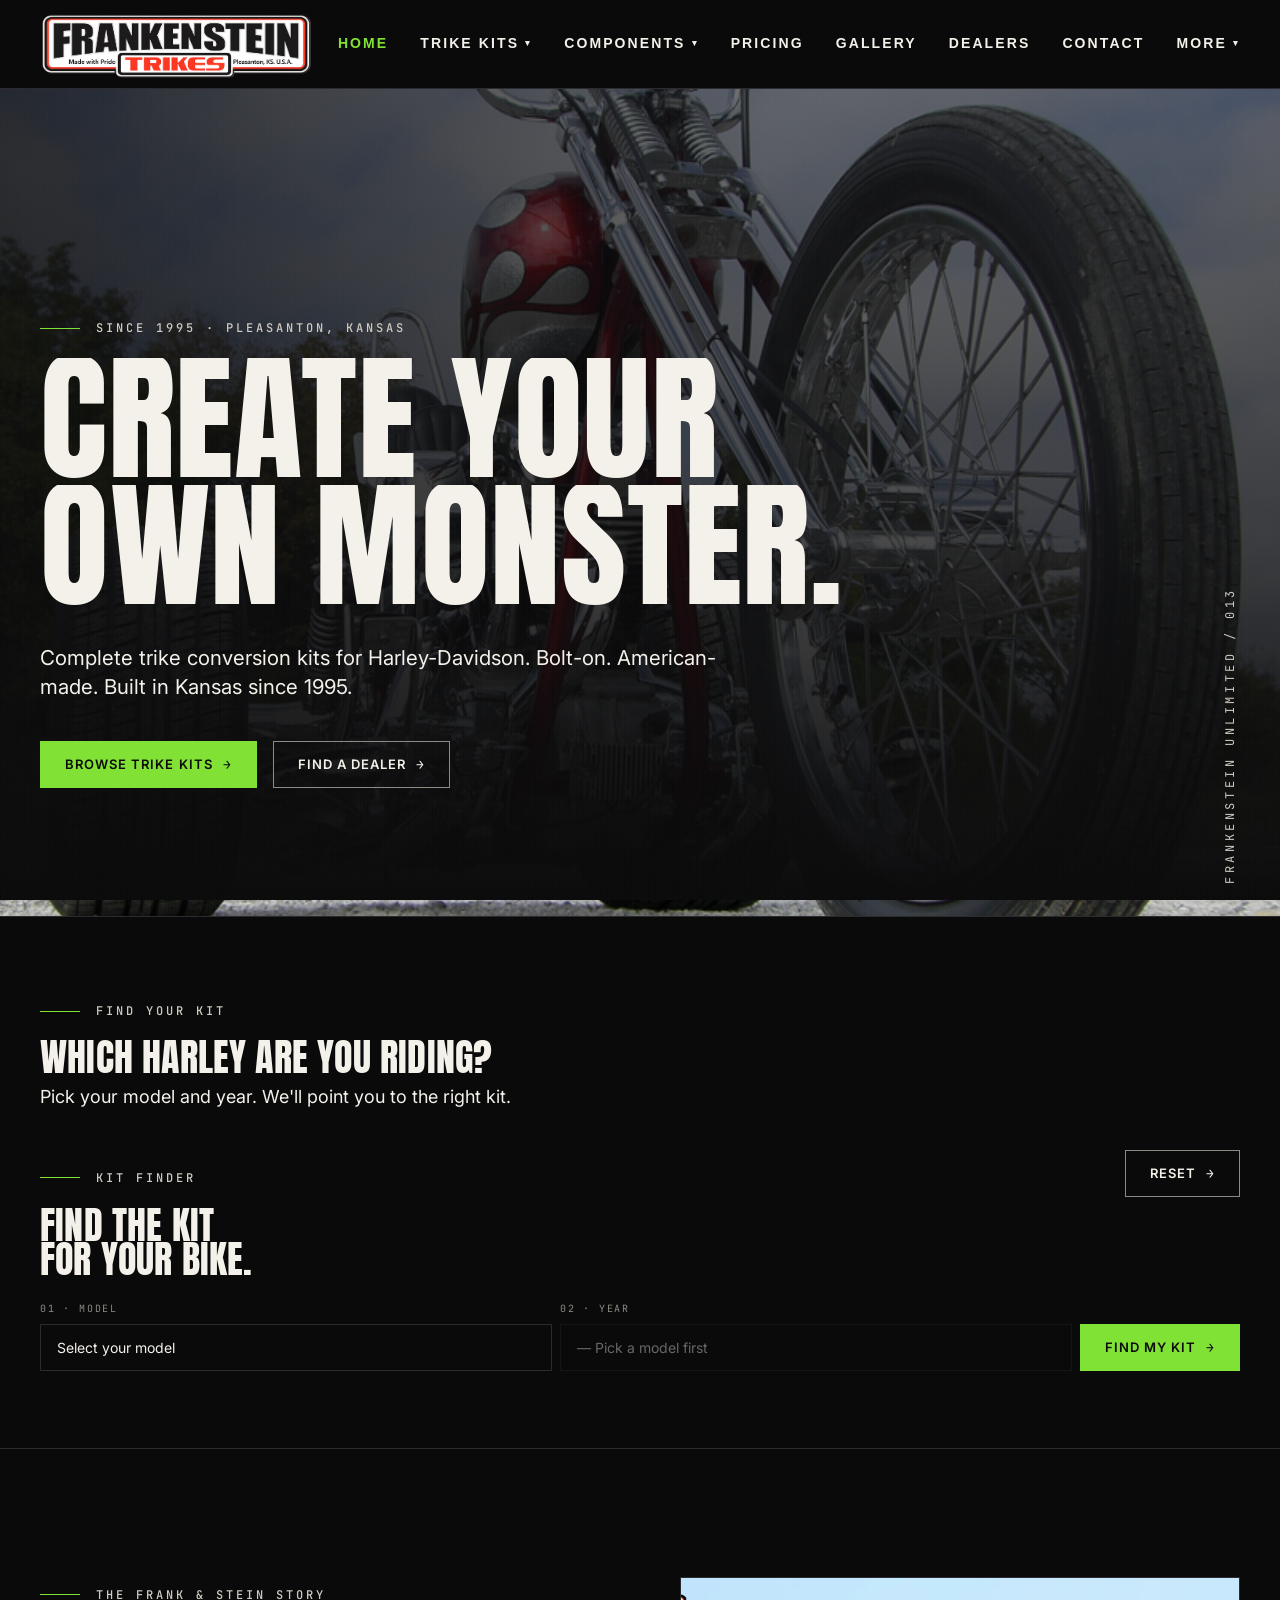
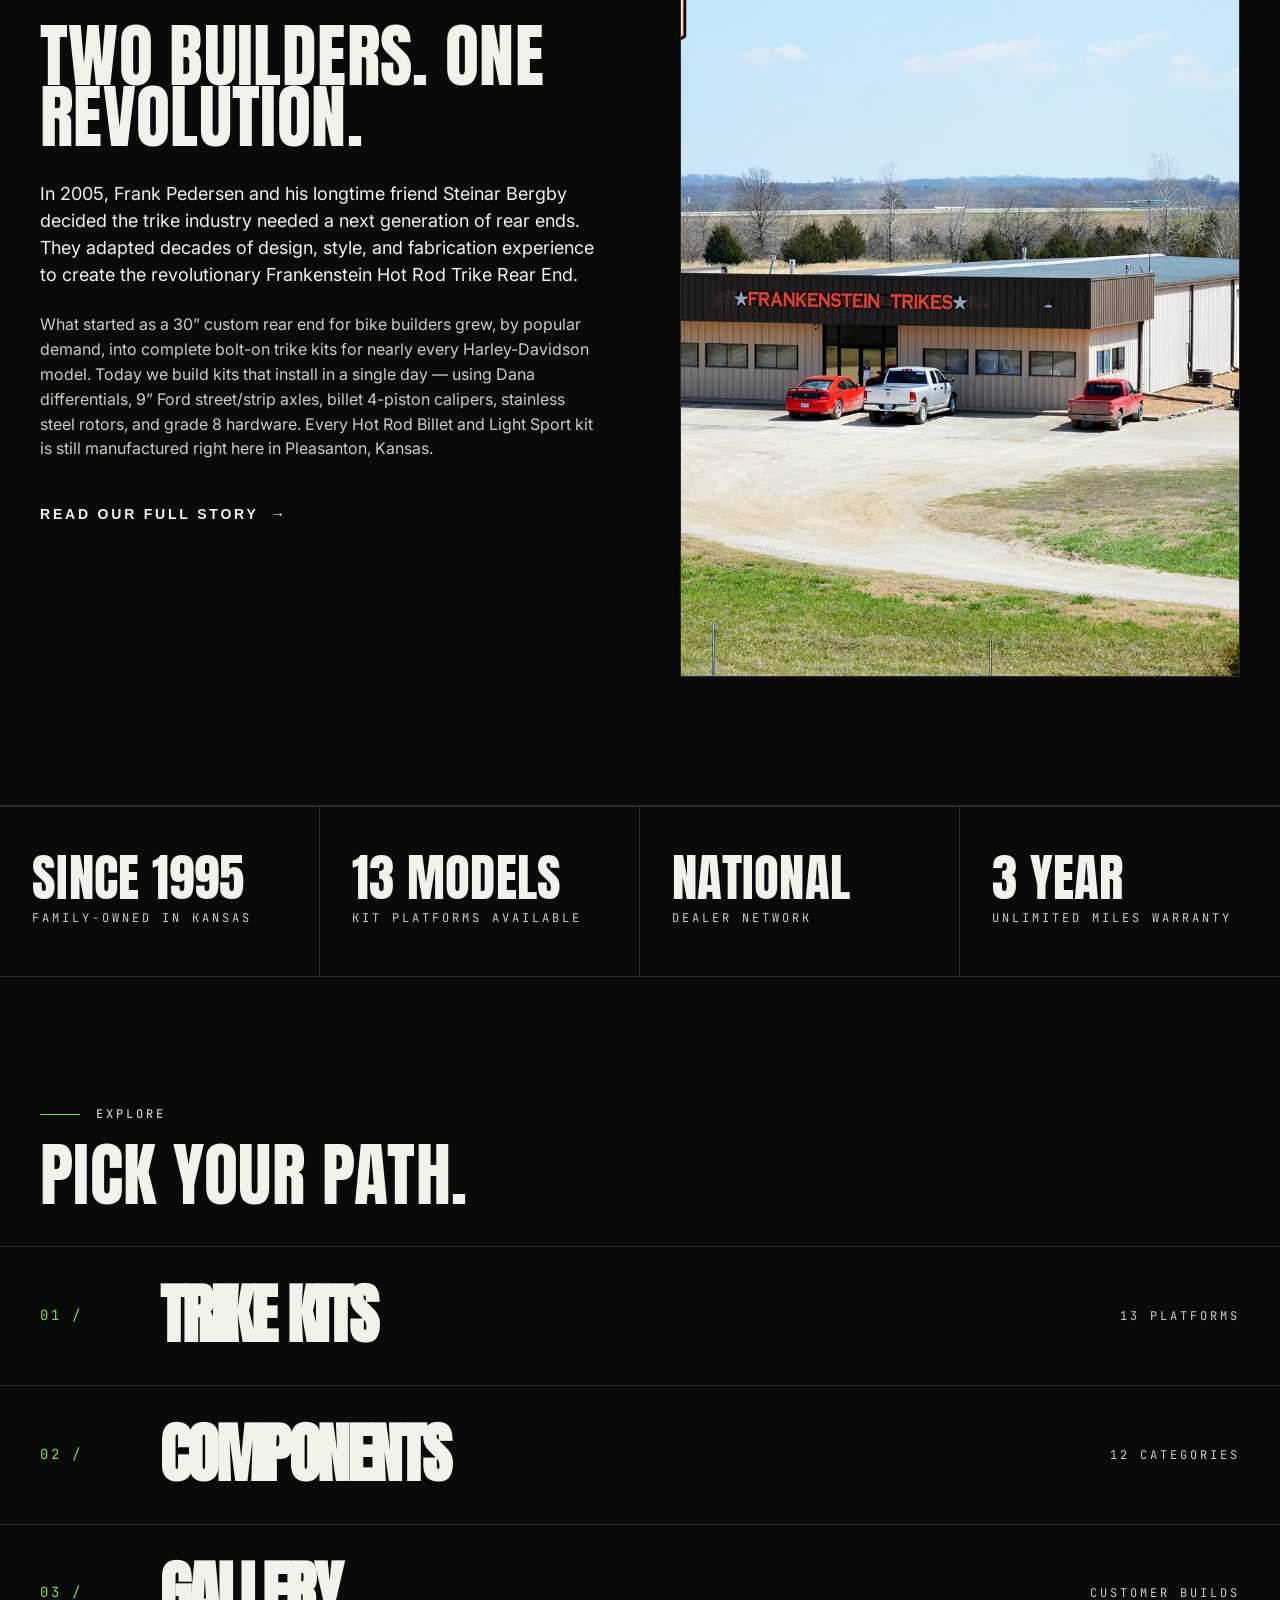
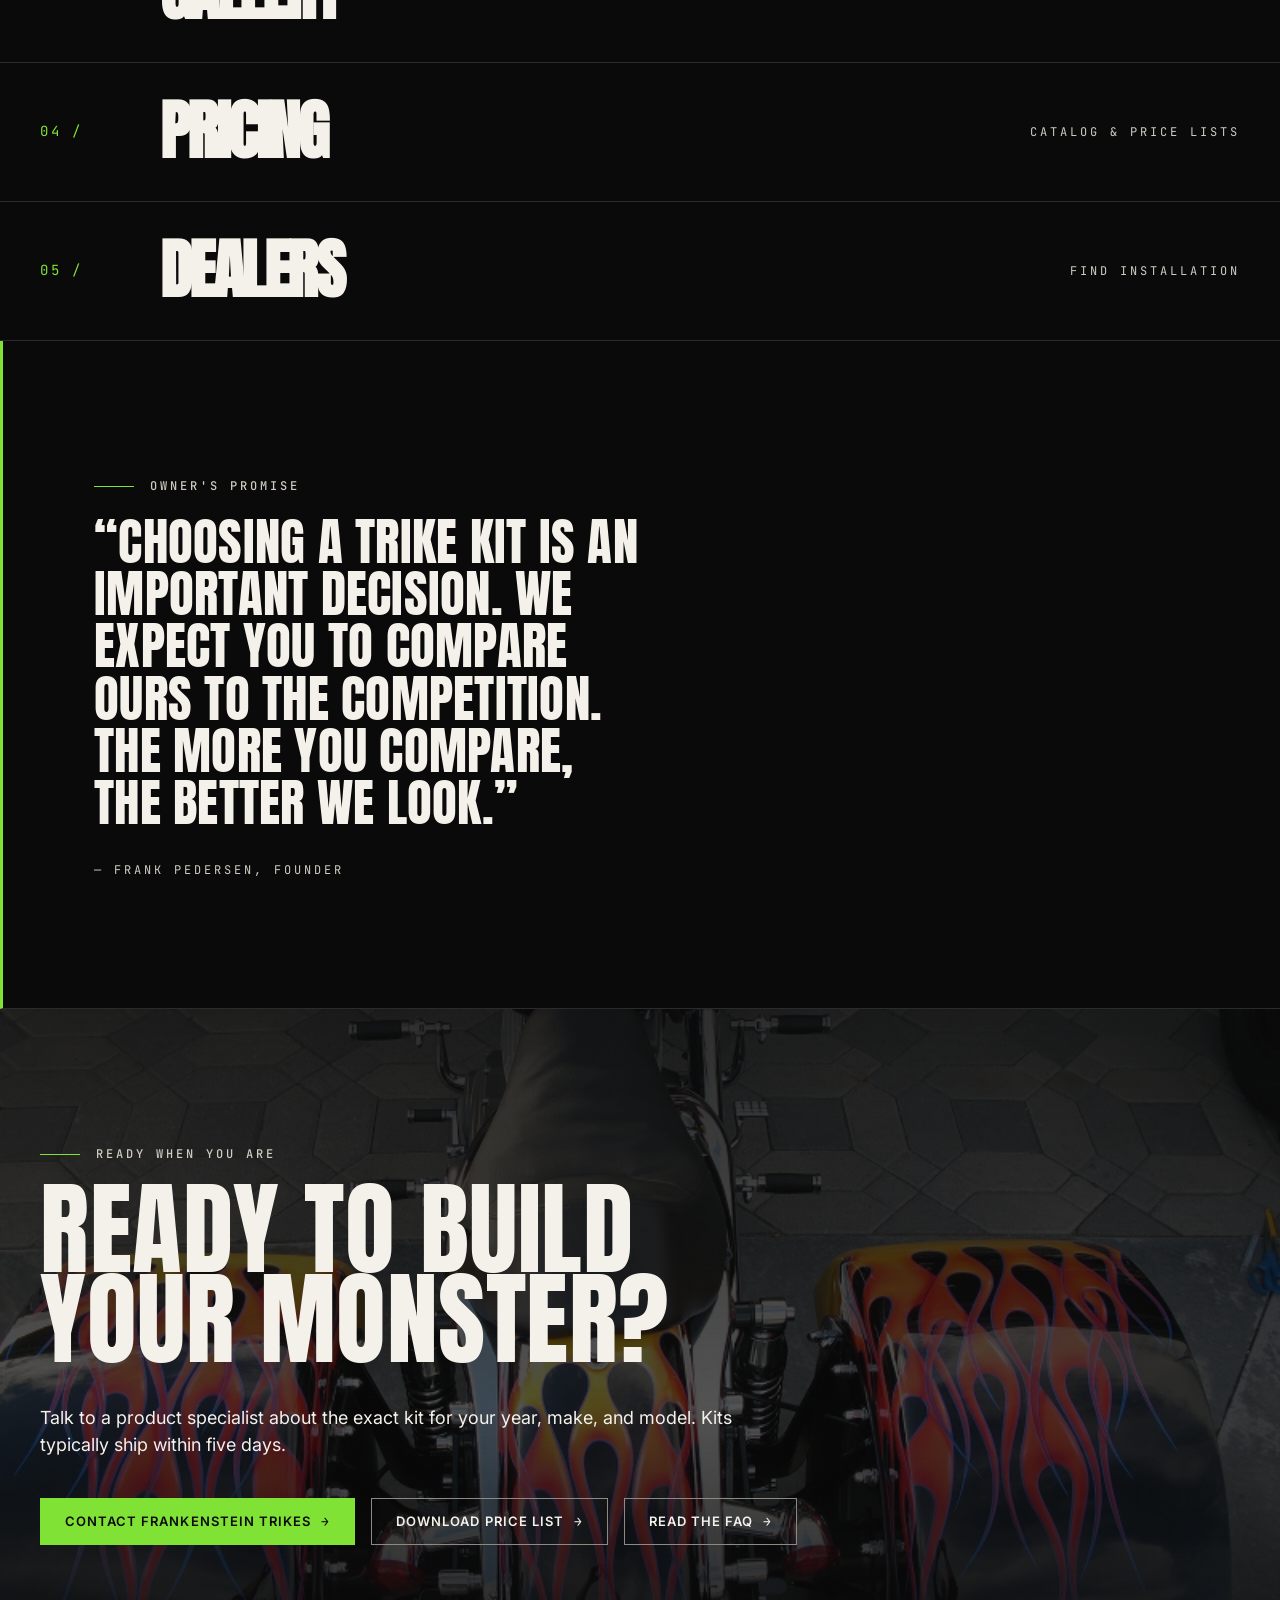
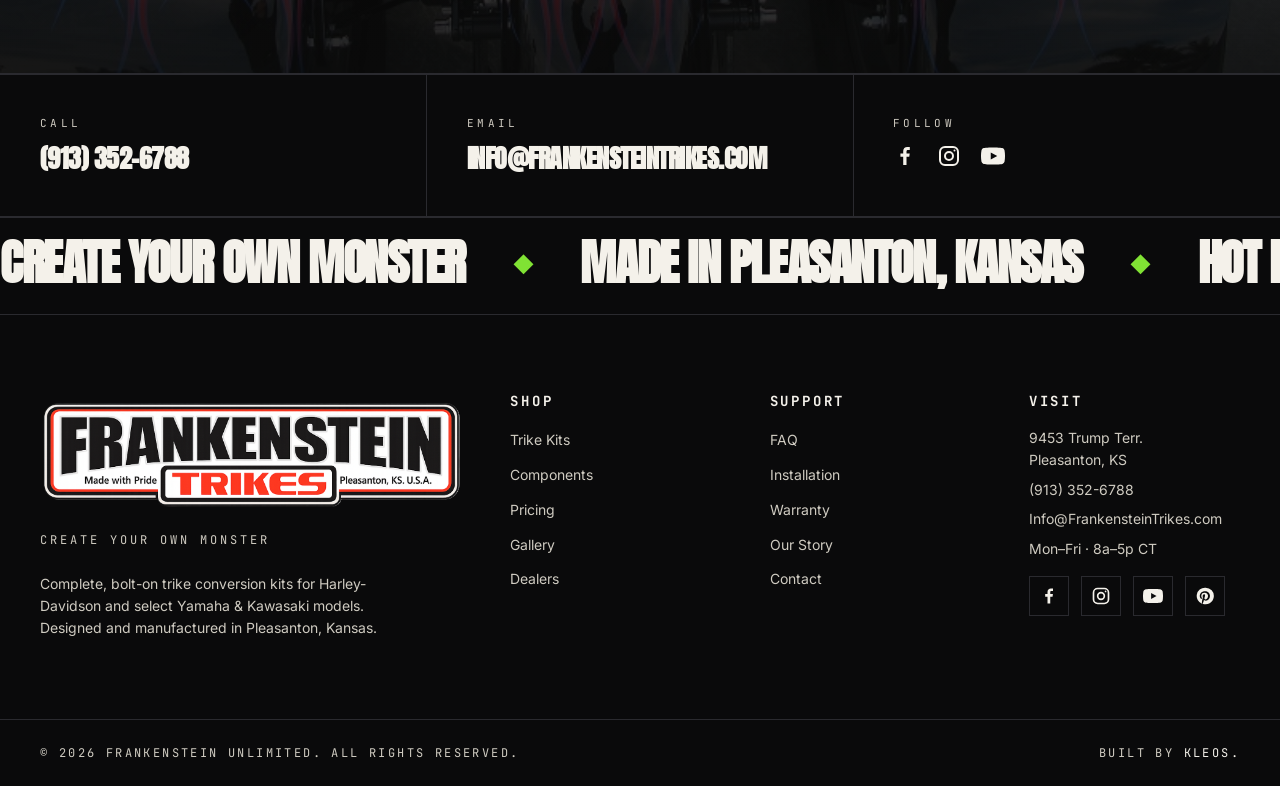
<file: index.html>
<!DOCTYPE html>
<html lang="en">
<head>
  <meta charset="UTF-8" />
  <meta name="viewport" content="width=device-width, initial-scale=1.0" />
  <title>Frankenstein Trikes — Create Your Own Monster</title>
  <meta name="description" content="Complete trike conversion kits for Harley-Davidson motorcycles. Built in Pleasanton, Kansas since 1995." />
  <link rel="preconnect" href="https://fonts.googleapis.com" />
  <link rel="preconnect" href="https://fonts.gstatic.com" crossorigin />
  <link rel="stylesheet" href="css/styles.css?v=2" />
</head>
<body>

  <!-- =========================================================
       HEADER / NAV
       ========================================================= -->
  <header class="site-header">
    <nav class="nav" aria-label="Primary">
      <a href="index.html" class="nav__brand" aria-label="Frankenstein Trikes — Home">
        <img src="images/logo-crop.png" alt="Frankenstein Trikes" class="nav__logo" />
      </a>

      <button class="nav__toggle" aria-label="Toggle menu" aria-expanded="false">
        <span></span><span></span><span></span>
      </button>

      <ul class="nav__menu" role="menubar">
        <li class="nav__item"><a href="index.html" class="nav__link">Home</a></li>

        <li class="nav__item nav__item--has-dropdown">
          <a href="trike-kits.html" class="nav__link">Trike Kits <span class="nav__caret">▾</span></a>
          <div class="nav__dropdown">
            <a href="kit-detail.html?id=sportster">Sportster</a>
            <a href="kit-detail.html?id=dyna">Dyna</a>
            <a href="kit-detail.html?id=softail">Softail</a>
            <a href="kit-detail.html?id=rocker-breakout">Rocker &amp; Breakout</a>
            <a href="kit-detail.html?id=fatboy-heritage">Fat Boy &amp; Heritage</a>
            <a href="kit-detail.html?id=flt-flh-roadking">FLT FLH &amp; Roadking</a>
            <a href="kit-detail.html?id=v-rod">V-Rod</a>
            <a href="kit-detail.html?id=fxr">FXR</a>
            <a href="kit-detail.html?id=4-speed-fl-fx">4 Speed FL/FX</a>
            <a href="kit-detail.html?id=street">Street</a>
            <a href="kit-detail.html?id=yamaha">Yamaha</a>
            <a href="kit-detail.html?id=kawasaki-1700">Kawasaki 1700</a>
            <a href="kit-detail.html?id=dna-old-school">Frankenstein Old School</a>
          </div>
        </li>

        <li class="nav__item nav__item--has-dropdown">
          <a href="components.html" class="nav__link">Components <span class="nav__caret">▾</span></a>
          <div class="nav__dropdown">
            <a href="components.html#rear-ends">Rear Ends</a>
            <a href="components.html#swing-arms">Swing Arms</a>
            <a href="components.html#triple-trees">Triple Trees</a>
            <a href="components.html#wheels-tires">Wheels &amp; Tires</a>
            <a href="components.html#fenders-brackets">Fenders &amp; Brackets</a>
            <a href="components.html#exhaust">Exhaust</a>
            <a href="components.html#trailer-hitch">Trailer Hitch</a>
            <a href="components.html#parking-brake">Parking Brake</a>
            <a href="components.html#luggage-rack">Luggage Rack</a>
            <a href="components.html#outboard-brakes">Brakes / Outboard Brakes</a>
            <a href="components.html#t-shirts">T-Shirts</a>
            <a href="components.html#patches">Patches</a>
          </div>
        </li>

        <li class="nav__item"><a href="pricing.html" class="nav__link">Pricing</a></li>
        <li class="nav__item"><a href="gallery.html" class="nav__link">Gallery</a></li>
        <li class="nav__item"><a href="dealers.html" class="nav__link">Dealers</a></li>
        <li class="nav__item"><a href="contact.html" class="nav__link">Contact</a></li>
        <li class="nav__item nav__item--has-dropdown">
          <a href="#" class="nav__link" onclick="return false;">More <span class="nav__caret">▾</span></a>
          <div class="nav__dropdown">
            <a href="our-story.html">Our Story</a>
            <a href="faq.html">FAQ</a>
            <a href="installation.html">Installation</a>
            <a href="warranty.html">Warranty</a>
          </div>
        </li>
      </ul>
    </nav>
  </header>

  <main>

    <!-- =========================================================
         HERO
         ========================================================= -->
    <section class="hero hero--has-image">
      <div class="hero__media hero__media--image" aria-hidden="true"></div>
      <div class="container hero__inner">
        <span class="eyebrow reveal">Since 1995 · Pleasanton, Kansas</span>
        <h1 class="hero__headline reveal">Create Your<br/>Own Monster.</h1>
        <p class="hero__sub reveal">
          Complete trike conversion kits for Harley-Davidson. Bolt-on. American-made.
          Built in Kansas since 1995.
        </p>
        <div class="btn-row reveal">
          <a href="trike-kits.html" class="btn btn--primary">Browse Trike Kits</a>
          <a href="dealers.html" class="btn btn--ghost">Find a Dealer</a>
        </div>
      </div>
      <div class="hero__meta">Frankenstein Unlimited / 013</div>
    </section>

    <!-- =========================================================
         KIT FINDER
         ========================================================= -->
    <section class="section section--tight kit-finder-section">
      <div class="container">
        <span class="eyebrow">Find Your Kit</span>
        <h2 class="section__heading" style="margin-bottom: 8px;">Which Harley are you riding?</h2>
        <p class="lede" style="margin-bottom: 40px;">Pick your model and year. We'll point you to the right kit.</p>
        <div id="kit-finder" data-kit-finder></div>
      </div>
    </section>

    <!-- =========================================================
         ABOUT
         ========================================================= -->
    <section class="section">
      <div class="container">
        <div class="two-col">
          <div class="reveal">
            <span class="eyebrow">The Frank &amp; Stein Story</span>
            <h2 class="h2" style="margin-bottom: 32px;">Two Builders. One Revolution.</h2>
            <p class="lede" style="margin-bottom: 24px;">
              In 2005, Frank Pedersen and his longtime friend Steinar Bergby decided the
              trike industry needed a next generation of rear ends. They adapted decades
              of design, style, and fabrication experience to create the revolutionary
              Frankenstein Hot Rod Trike Rear End.
            </p>
            <p class="text-secondary">
              What started as a 30&rdquo; custom rear end for bike builders grew, by popular
              demand, into complete bolt-on trike kits for nearly every Harley-Davidson
              model. Today we build kits that install in a single day — using Dana
              differentials, 9&rdquo; Ford street/strip axles, billet 4-piston calipers,
              stainless steel rotors, and grade 8 hardware. Every Hot Rod Billet and
              Light Sport kit is still manufactured right here in Pleasanton, Kansas.
            </p>
            <div style="margin-top: 40px;">
              <a href="our-story.html" class="arrow-link">Read Our Full Story</a>
            </div>
          </div>

          <div class="two-col__media two-col__media--filled reveal" aria-label="Frankenstein Trikes shop in Pleasanton, Kansas">
            <img src="images/building.webp" alt="Frankenstein Trikes shop in Pleasanton, Kansas" class="two-col__media-img" />
          </div>
        </div>
      </div>
    </section>

    <!-- =========================================================
         STATS
         ========================================================= -->
    <section class="section--flush">
      <div class="stats">
        <div class="stats__item">
          <div class="stats__value">Since 1995</div>
          <div class="stats__label">Family-Owned in Kansas</div>
        </div>
        <div class="stats__item">
          <div class="stats__value">13 Models</div>
          <div class="stats__label">Kit Platforms Available</div>
        </div>
        <div class="stats__item">
          <div class="stats__value">National</div>
          <div class="stats__label">Dealer Network</div>
        </div>
        <div class="stats__item">
          <div class="stats__value">3 Year</div>
          <div class="stats__label">Unlimited Miles Warranty</div>
        </div>
      </div>
    </section>

    <!-- =========================================================
         GATEWAY
         ========================================================= -->
    <section class="section--flush">
      <div class="container" style="padding-top: 120px; padding-bottom: 40px;">
        <span class="eyebrow">Explore</span>
        <h2 class="h2" style="max-width: 16ch;">Pick Your Path.</h2>
      </div>

      <nav class="gateway" aria-label="Site sections">
        <a href="trike-kits.html" class="gateway__item">
          <span class="gateway__num">01 /</span>
          <span class="gateway__title">Trike Kits</span>
          <span class="gateway__meta">13 Platforms</span>
        </a>
        <a href="components.html" class="gateway__item">
          <span class="gateway__num">02 /</span>
          <span class="gateway__title">Components</span>
          <span class="gateway__meta">12 Categories</span>
        </a>
        <a href="gallery.html" class="gateway__item">
          <span class="gateway__num">03 /</span>
          <span class="gateway__title">Gallery</span>
          <span class="gateway__meta">Customer Builds</span>
        </a>
        <a href="pricing.html" class="gateway__item">
          <span class="gateway__num">04 /</span>
          <span class="gateway__title">Pricing</span>
          <span class="gateway__meta">Catalog &amp; Price Lists</span>
        </a>
        <a href="dealers.html" class="gateway__item">
          <span class="gateway__num">05 /</span>
          <span class="gateway__title">Dealers</span>
          <span class="gateway__meta">Find Installation</span>
        </a>
      </nav>
    </section>

    <!-- =========================================================
         PULL QUOTE / TESTIMONIAL
         ========================================================= -->
    <section class="pullquote">
      <div class="container">
        <span class="eyebrow reveal">Owner's Promise</span>
        <p class="pullquote__text reveal">
          &ldquo;Choosing a trike kit is an important decision. We expect you to
          compare ours to the competition. The more you compare, the better
          we look.&rdquo;
        </p>
        <p class="pullquote__attr reveal">— Frank Pedersen, Founder</p>
      </div>
    </section>

    <!-- =========================================================
         CTA BAND
         ========================================================= -->
    <section class="cta-band cta-band--image">
      <div class="cta-band__media" aria-hidden="true"></div>
      <div class="container">
        <span class="eyebrow reveal">Ready When You Are</span>
        <h2 class="cta-band__title reveal">Ready to Build<br/>Your Monster?</h2>
        <p class="lede reveal" style="margin-bottom: 40px;">
          Talk to a product specialist about the exact kit for your year, make, and
          model. Kits typically ship within five days.
        </p>
        <div class="btn-row reveal">
          <a href="contact.html" class="btn btn--primary">Contact Frankenstein Trikes</a>
          <a href="pricing.html" class="btn btn--ghost">Download Price List</a>
          <a href="faq.html" class="btn btn--ghost">Read the FAQ</a>
        </div>
      </div>
    </section>

    <!-- =========================================================
         CONTACT STRIP
         ========================================================= -->
    <section class="contact-strip">
      <div class="contact-strip__item">
        <div class="contact-strip__label">Call</div>
        <a href="tel:+19133526788" class="contact-strip__value">(913) 352-6788</a>
      </div>
      <div class="contact-strip__item">
        <div class="contact-strip__label">Email</div>
        <a href="mailto:Info@FrankensteinTrikes.com" class="contact-strip__value">Info@FrankensteinTrikes.com</a>
      </div>
      <div class="contact-strip__item">
        <div class="contact-strip__label">Follow</div>
        <div class="contact-strip__value" style="display:flex; gap: 20px;">
          <a href="https://www.facebook.com/FrankensteinTrikes/" aria-label="Facebook"><svg xmlns="http://www.w3.org/2000/svg" width="24" height="24" viewBox="0 0 24 24" fill="currentColor" aria-hidden="true"><path d="M13.5 21v-8.25h2.77l.43-3.23H13.5V7.47c0-.93.26-1.57 1.6-1.57h1.7V3.01c-.29-.04-1.3-.13-2.47-.13-2.44 0-4.12 1.49-4.12 4.22v2.42H7.42v3.23h2.79V21h3.29z"/></svg></a>
          <a href="https://www.instagram.com/frankensteintrikes" aria-label="Instagram"><svg xmlns="http://www.w3.org/2000/svg" width="24" height="24" viewBox="0 0 24 24" fill="none" stroke="currentColor" stroke-width="2" stroke-linecap="round" stroke-linejoin="round" aria-hidden="true"><rect x="3" y="3" width="18" height="18" rx="5"/><circle cx="12" cy="12" r="4"/><circle cx="17.5" cy="6.5" r="1" fill="currentColor" stroke="none"/></svg></a>
          <a href="https://www.youtube.com/@frankensteintrikesusa" aria-label="YouTube"><svg xmlns="http://www.w3.org/2000/svg" width="24" height="24" viewBox="0 0 24 24" fill="currentColor" aria-hidden="true"><path d="M23.5 6.2a3 3 0 0 0-2.1-2.1C19.5 3.5 12 3.5 12 3.5s-7.5 0-9.4.6A3 3 0 0 0 .5 6.2 31.3 31.3 0 0 0 0 12a31.3 31.3 0 0 0 .5 5.8 3 3 0 0 0 2.1 2.1c1.9.6 9.4.6 9.4.6s7.5 0 9.4-.6a3 3 0 0 0 2.1-2.1A31.3 31.3 0 0 0 24 12a31.3 31.3 0 0 0-.5-5.8zM9.75 15.5v-7l6.5 3.5-6.5 3.5z"/></svg></a>
        </div>
      </div>
    </section>

  </main>

  <!-- =========================================================
       FOOTER
       ========================================================= -->
  <footer class="site-footer">

    <!-- Marquee ticker -->
    <div class="marquee" aria-hidden="true">
      <div class="marquee__track">
        <span class="marquee__item">Create Your Own Monster</span>
        <span class="marquee__item">Made in Pleasanton, Kansas</span>
        <span class="marquee__item">Hot Rod Trike Kits</span>
        <span class="marquee__item">Bolt-On in One Day</span>
        <span class="marquee__item">Since 1995</span>
        <span class="marquee__item">3 Year Warranty</span>
      </div>
    </div>

    <div class="footer__main">
      <div>
        <div class="footer__brand">
          <img src="images/logo-crop.png" alt="Frankenstein Trikes" class="footer__logo" />
        </div>
        <p class="footer__tag">Create Your Own Monster</p>
        <p class="text-secondary" style="margin-top: 24px; font-size: 14px; max-width: 40ch;">
          Complete, bolt-on trike conversion kits for Harley-Davidson and select
          Yamaha &amp; Kawasaki models. Designed and manufactured in Pleasanton, Kansas.
        </p>
      </div>

      <div>
        <h4 class="footer__heading">Shop</h4>
        <ul class="footer__list">
          <li><a href="trike-kits.html">Trike Kits</a></li>
          <li><a href="components.html">Components</a></li>
          <li><a href="pricing.html">Pricing</a></li>
          <li><a href="gallery.html">Gallery</a></li>
          <li><a href="dealers.html">Dealers</a></li>
        </ul>
      </div>

      <div>
        <h4 class="footer__heading">Support</h4>
        <ul class="footer__list">
          <li><a href="faq.html">FAQ</a></li>
          <li><a href="installation.html">Installation</a></li>
          <li><a href="warranty.html">Warranty</a></li>
          <li><a href="our-story.html">Our Story</a></li>
          <li><a href="contact.html">Contact</a></li>
        </ul>
      </div>

      <div class="footer__contact">
        <h4 class="footer__heading">Visit</h4>
        <p>9453 Trump Terr.<br/>Pleasanton, KS</p>
        <p><a href="tel:+19133526788">(913) 352-6788</a></p>
        <p><a href="mailto:Info@FrankensteinTrikes.com">Info@FrankensteinTrikes.com</a></p>
        <p>Mon–Fri · 8a–5p CT</p>

        <div class="footer__social" aria-label="Social">
          <a href="https://www.facebook.com/FrankensteinTrikes/" aria-label="Facebook"><svg xmlns="http://www.w3.org/2000/svg" width="24" height="24" viewBox="0 0 24 24" fill="currentColor" aria-hidden="true"><path d="M13.5 21v-8.25h2.77l.43-3.23H13.5V7.47c0-.93.26-1.57 1.6-1.57h1.7V3.01c-.29-.04-1.3-.13-2.47-.13-2.44 0-4.12 1.49-4.12 4.22v2.42H7.42v3.23h2.79V21h3.29z"/></svg></a>
          <a href="https://www.instagram.com/frankensteintrikes" aria-label="Instagram"><svg xmlns="http://www.w3.org/2000/svg" width="24" height="24" viewBox="0 0 24 24" fill="none" stroke="currentColor" stroke-width="2" stroke-linecap="round" stroke-linejoin="round" aria-hidden="true"><rect x="3" y="3" width="18" height="18" rx="5"/><circle cx="12" cy="12" r="4"/><circle cx="17.5" cy="6.5" r="1" fill="currentColor" stroke="none"/></svg></a>
          <a href="https://www.youtube.com/@frankensteintrikesusa" aria-label="YouTube"><svg xmlns="http://www.w3.org/2000/svg" width="24" height="24" viewBox="0 0 24 24" fill="currentColor" aria-hidden="true"><path d="M23.5 6.2a3 3 0 0 0-2.1-2.1C19.5 3.5 12 3.5 12 3.5s-7.5 0-9.4.6A3 3 0 0 0 .5 6.2 31.3 31.3 0 0 0 0 12a31.3 31.3 0 0 0 .5 5.8 3 3 0 0 0 2.1 2.1c1.9.6 9.4.6 9.4.6s7.5 0 9.4-.6a3 3 0 0 0 2.1-2.1A31.3 31.3 0 0 0 24 12a31.3 31.3 0 0 0-.5-5.8zM9.75 15.5v-7l6.5 3.5-6.5 3.5z"/></svg></a>
          <a href="https://www.pinterest.com/frankensteintrikes/" aria-label="Pinterest"><svg xmlns="http://www.w3.org/2000/svg" width="24" height="24" viewBox="0 0 24 24" fill="currentColor" aria-hidden="true"><path d="M12 2a10 10 0 0 0-3.64 19.3c-.08-.78-.15-1.97.03-2.81.17-.76 1.1-4.85 1.1-4.85s-.28-.56-.28-1.4c0-1.3.76-2.28 1.7-2.28.8 0 1.19.6 1.19 1.32 0 .8-.51 2-.78 3.1-.22.93.47 1.68 1.38 1.68 1.65 0 2.92-1.74 2.92-4.26 0-2.23-1.6-3.78-3.88-3.78a4.03 4.03 0 0 0-4.2 4.03c0 .8.31 1.66.69 2.12.08.1.09.18.06.28l-.27 1.08c-.04.17-.14.21-.32.12-1.2-.55-1.94-2.3-1.94-3.7 0-3.01 2.18-5.78 6.3-5.78 3.31 0 5.87 2.36 5.87 5.5 0 3.29-2.07 5.94-4.95 5.94-.97 0-1.88-.5-2.19-1.1l-.6 2.27c-.22.83-.8 1.88-1.2 2.52A10 10 0 1 0 12 2z"/></svg></a>
        </div>
      </div>
    </div>

    <div class="footer__bottom">
      <div>&copy; 2026 Frankenstein Unlimited. All rights reserved.</div>
      <div>Built by <a href="https://kleosdesign.com" rel="noopener">Kleos.</a></div>
    </div>
  </footer>

  <script src="js/kit-finder.js"></script>
  <script src="js/main.js"></script>
</body>
</html>
</file>
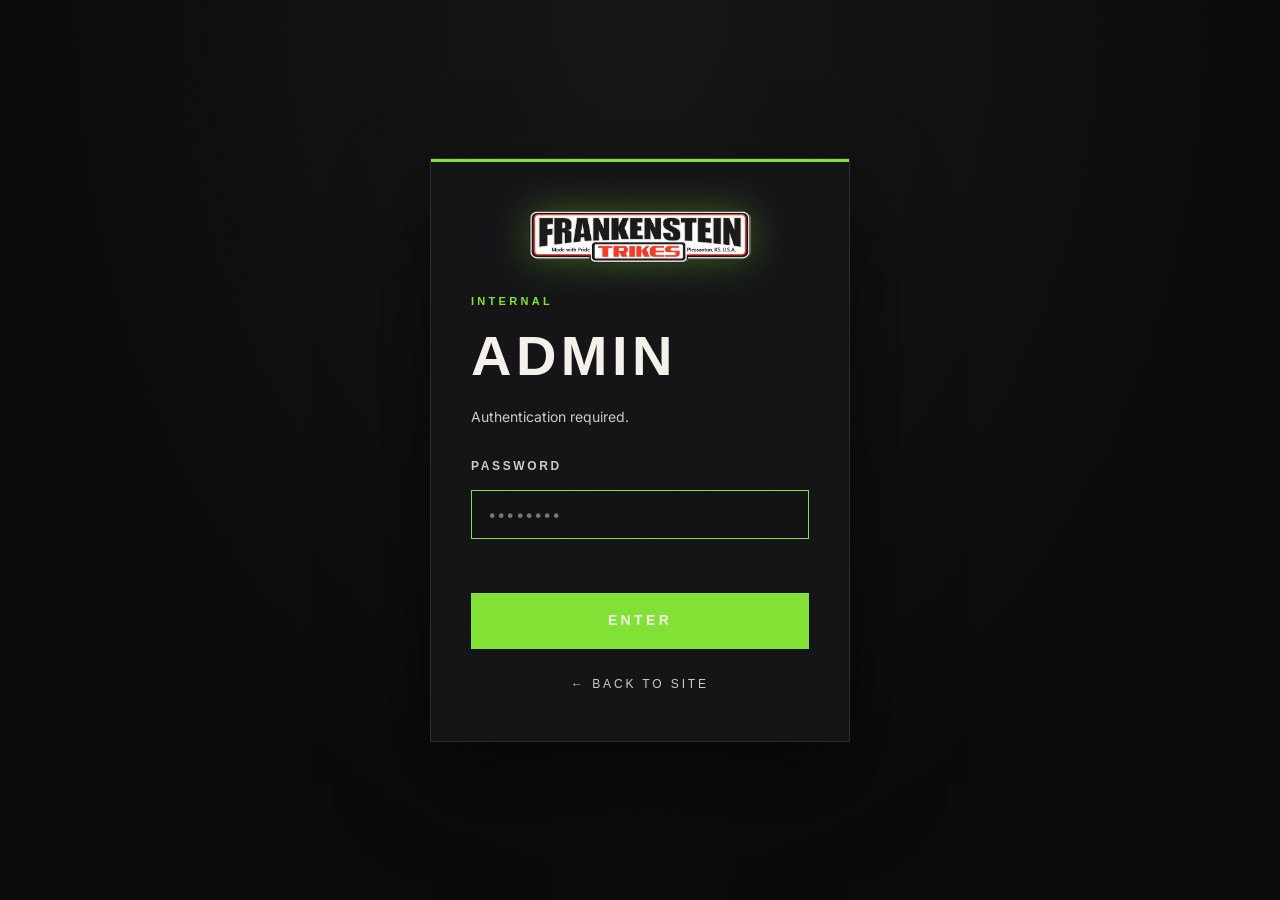
<file: admin.html>
<!DOCTYPE html>
<html lang="en">
<head>
  <meta charset="UTF-8" />
  <meta name="viewport" content="width=device-width, initial-scale=1.0" />
  <title>Admin — Frankenstein Trikes</title>
  <meta name="description" content="Internal admin console for content management." />
  <meta name="robots" content="noindex, nofollow" />
  <link rel="preconnect" href="https://fonts.googleapis.com" />
  <link rel="preconnect" href="https://fonts.gstatic.com" crossorigin />
  <link rel="stylesheet" href="css/styles.css?v=2" />
</head>
<body class="admin-body">

  <!-- ============================================================
       PASSWORD GATE
       ============================================================ -->
  <div class="admin-gate" id="adminGate" aria-hidden="false">
    <form class="admin-gate__card" id="adminGateForm" autocomplete="off">
      <img src="images/logo-crop.png" alt="Frankenstein Trikes" class="admin-gate__logo" />
      <span class="admin-gate__eyebrow">Internal</span>
      <h1 class="admin-gate__title">ADMIN</h1>
      <p class="admin-gate__sub">Authentication required.</p>
      <label class="admin-gate__label" for="adminPassword">Password</label>
      <input
        type="password"
        id="adminPassword"
        class="admin-gate__input"
        placeholder="••••••••"
        autocomplete="current-password"
        required
      />
      <div class="admin-gate__error" id="adminGateError" role="alert" aria-live="polite"></div>
      <button type="submit" class="admin-gate__submit">Enter</button>
      <a href="index.html" class="admin-gate__back">← Back to site</a>
    </form>
  </div>

  <!-- ============================================================
       ADMIN PANEL
       ============================================================ -->
  <div class="admin-panel" id="adminPanel" hidden>

    <header class="admin-panel__header">
      <div class="admin-panel__brand">
        <a href="index.html" class="admin-panel__logo" aria-label="Frankenstein Trikes — Home">
          <img src="images/logo-crop.png" alt="Frankenstein Trikes" class="admin-panel__logo-img" />
        </a>
        <span class="admin-panel__tag">Admin Console</span>
      </div>
      <div class="admin-panel__actions">
        <a href="index.html" class="admin-panel__link">View Site ↗</a>
        <button type="button" class="admin-panel__logout" id="adminLogout">Sign Out</button>
      </div>
    </header>

    <nav class="admin-tabs" id="adminTabs" role="tablist" aria-label="Admin sections">
      <button type="button" class="admin-tab is-active" role="tab" data-tab="kits" aria-selected="true">
        <span class="admin-tab__label">Kits</span>
        <span class="admin-tab__badge" data-badge="kits" hidden>override</span>
      </button>
      <button type="button" class="admin-tab" role="tab" data-tab="components" aria-selected="false">
        <span class="admin-tab__label">Components</span>
        <span class="admin-tab__badge" data-badge="components" hidden>override</span>
      </button>
      <button type="button" class="admin-tab" role="tab" data-tab="dealers" aria-selected="false">
        <span class="admin-tab__label">Dealers</span>
        <span class="admin-tab__badge" data-badge="dealers" hidden>override</span>
      </button>
      <button type="button" class="admin-tab" role="tab" data-tab="faq" aria-selected="false">
        <span class="admin-tab__label">FAQ</span>
        <span class="admin-tab__badge" data-badge="faq" hidden>override</span>
      </button>
      <button type="button" class="admin-tab" role="tab" data-tab="gallery" aria-selected="false">
        <span class="admin-tab__label">Gallery</span>
        <span class="admin-tab__badge" data-badge="gallery" hidden>override</span>
      </button>
    </nav>

    <main class="admin-content">

      <!-- KITS -->
      <section class="admin-pane is-active" id="pane-kits" role="tabpanel" aria-labelledby="tab-kits">
        <div class="admin-pane__head">
          <div>
            <h2 class="admin-pane__title">Kits</h2>
            <p class="admin-pane__sub">Trike kit catalog. Changes are stored locally in your browser.</p>
          </div>
          <div class="admin-pane__toolbar">
            <button type="button" class="admin-btn admin-btn--primary" data-action="add" data-entity="kits">+ Add New Kit</button>
            <button type="button" class="admin-btn admin-btn--ghost" data-action="reset" data-entity="kits">Reset to Original</button>
          </div>
        </div>
        <div class="admin-table-wrap">
          <table class="admin-table" id="kitsTable">
            <thead>
              <tr>
                <th>Name</th>
                <th>Category</th>
                <th>Year Range</th>
                <th class="admin-table__actions-col">Actions</th>
              </tr>
            </thead>
            <tbody id="kitsTbody">
              <tr class="admin-table__loading"><td colspan="4">Loading…</td></tr>
            </tbody>
          </table>
        </div>
      </section>

      <!-- COMPONENTS -->
      <section class="admin-pane" id="pane-components" role="tabpanel" aria-labelledby="tab-components" hidden>
        <div class="admin-pane__head">
          <div>
            <h2 class="admin-pane__title">Components</h2>
            <p class="admin-pane__sub">Component catalog. Changes are stored locally in your browser.</p>
          </div>
          <div class="admin-pane__toolbar">
            <button type="button" class="admin-btn admin-btn--primary" data-action="add" data-entity="components">+ Add New Component</button>
            <button type="button" class="admin-btn admin-btn--ghost" data-action="reset" data-entity="components">Reset to Original</button>
          </div>
        </div>
        <div class="admin-table-wrap">
          <table class="admin-table" id="componentsTable">
            <thead>
              <tr>
                <th>Name</th>
                <th>Category</th>
                <th class="admin-table__actions-col">Actions</th>
              </tr>
            </thead>
            <tbody id="componentsTbody">
              <tr class="admin-table__loading"><td colspan="3">Loading…</td></tr>
            </tbody>
          </table>
        </div>
      </section>

      <!-- DEALERS -->
      <section class="admin-pane" id="pane-dealers" role="tabpanel" aria-labelledby="tab-dealers" hidden>
        <div class="admin-pane__head">
          <div>
            <h2 class="admin-pane__title">Dealers</h2>
            <p class="admin-pane__sub">Authorized dealer directory. Changes are stored locally in your browser.</p>
          </div>
          <div class="admin-pane__toolbar">
            <button type="button" class="admin-btn admin-btn--primary" data-action="add" data-entity="dealers">+ Add New Dealer</button>
            <button type="button" class="admin-btn admin-btn--ghost" data-action="reset" data-entity="dealers">Reset to Original</button>
          </div>
        </div>
        <div class="admin-table-wrap">
          <table class="admin-table" id="dealersTable">
            <thead>
              <tr>
                <th>Name</th>
                <th>City</th>
                <th>State</th>
                <th>Country</th>
                <th>Phone</th>
                <th>Website</th>
                <th class="admin-table__actions-col">Actions</th>
              </tr>
            </thead>
            <tbody id="dealersTbody">
              <tr class="admin-table__loading"><td colspan="7">Loading…</td></tr>
            </tbody>
          </table>
        </div>
      </section>

      <!-- FAQ -->
      <section class="admin-pane" id="pane-faq" role="tabpanel" aria-labelledby="tab-faq" hidden>
        <div class="admin-pane__head">
          <div>
            <h2 class="admin-pane__title">FAQ</h2>
            <p class="admin-pane__sub">Frequently asked questions. Changes are stored locally in your browser.</p>
          </div>
          <div class="admin-pane__toolbar">
            <button type="button" class="admin-btn admin-btn--primary" data-action="add" data-entity="faq">+ Add New Question</button>
            <button type="button" class="admin-btn admin-btn--ghost" data-action="reset" data-entity="faq">Reset to Original</button>
          </div>
        </div>
        <div class="admin-table-wrap">
          <table class="admin-table" id="faqTable">
            <thead>
              <tr>
                <th>Question</th>
                <th>Category</th>
                <th class="admin-table__actions-col">Actions</th>
              </tr>
            </thead>
            <tbody id="faqTbody">
              <tr class="admin-table__loading"><td colspan="3">Loading…</td></tr>
            </tbody>
          </table>
        </div>
      </section>

      <!-- GALLERY -->
      <section class="admin-pane" id="pane-gallery" role="tabpanel" aria-labelledby="tab-gallery" hidden>
        <div class="admin-pane__head">
          <div>
            <h2 class="admin-pane__title">Gallery</h2>
            <p class="admin-pane__sub">Customer photo gallery. Changes are stored locally in your browser.</p>
          </div>
          <div class="admin-pane__toolbar">
            <button type="button" class="admin-btn admin-btn--primary" data-action="add" data-entity="gallery">+ Add New Photo</button>
            <button type="button" class="admin-btn admin-btn--ghost" data-action="reset" data-entity="gallery">Reset to Original</button>
          </div>
        </div>
        <div class="admin-grid" id="galleryGrid">
          <div class="admin-grid__loading">Loading…</div>
        </div>
      </section>

    </main>
  </div>

  <!-- Toast -->
  <div class="admin-toast" id="adminToast" role="status" aria-live="polite" hidden></div>

  <script>
  (function () {
    'use strict';

    // =========================================================
    // CONFIG
    // =========================================================
    var ADMIN_PASSWORD = 'kleos2026';
    var SESSION_KEY    = 'admin_auth';
    var STORAGE_KEYS   = {
      kits: 'admin_kits',
      components: 'admin_components',
      dealers: 'admin_dealers',
      faq: 'admin_faq',
      gallery: 'admin_gallery'
    };
    var DATA_SOURCES   = {
      kits: 'data/kits.json',
      components: 'data/components.json',
      dealers: 'data/dealers.json',
      faq: 'data/faq.json',
      gallery: 'data/gallery.json'
    };
    var FAQ_CATEGORIES = ['general', 'installation-tips'];

    // In-memory working copies
    var state = { kits: [], components: [], dealers: [], faq: [], gallery: [] };

    // =========================================================
    // ELEMENTS
    // =========================================================
    var gate       = document.getElementById('adminGate');
    var gateForm   = document.getElementById('adminGateForm');
    var gateInput  = document.getElementById('adminPassword');
    var gateError  = document.getElementById('adminGateError');
    var panel      = document.getElementById('adminPanel');
    var tabsWrap   = document.getElementById('adminTabs');
    var logoutBtn  = document.getElementById('adminLogout');
    var toastEl    = document.getElementById('adminToast');

    // =========================================================
    // AUTH
    // =========================================================
    function isAuthed() {
      try { return sessionStorage.getItem(SESSION_KEY) === 'true'; }
      catch (e) { return false; }
    }

    function showPanel() {
      gate.hidden = true;
      gate.setAttribute('aria-hidden', 'true');
      panel.hidden = false;
      initAdmin();
    }

    function showGate() {
      panel.hidden = true;
      gate.hidden = false;
      gate.setAttribute('aria-hidden', 'false');
      setTimeout(function () { gateInput && gateInput.focus(); }, 30);
    }

    gateForm.addEventListener('submit', function (e) {
      e.preventDefault();
      var val = (gateInput.value || '').trim();
      if (val === ADMIN_PASSWORD) {
        try { sessionStorage.setItem(SESSION_KEY, 'true'); } catch (err) {}
        gateError.textContent = '';
        gateError.classList.remove('is-visible');
        gateInput.value = '';
        showPanel();
      } else {
        gateError.textContent = 'Incorrect password. Try again.';
        gateError.classList.add('is-visible');
        gateInput.classList.add('is-error');
        gateInput.focus();
        gateInput.select();
        setTimeout(function () { gateInput.classList.remove('is-error'); }, 600);
      }
    });

    gateInput.addEventListener('input', function () {
      if (gateError.textContent) {
        gateError.textContent = '';
        gateError.classList.remove('is-visible');
      }
    });

    logoutBtn.addEventListener('click', function () {
      try { sessionStorage.removeItem(SESSION_KEY); } catch (e) {}
      showGate();
    });

    // =========================================================
    // TOAST
    // =========================================================
    var toastTimer = null;
    function toast(message, kind) {
      toastEl.textContent = message;
      toastEl.className = 'admin-toast is-visible admin-toast--' + (kind || 'success');
      toastEl.hidden = false;
      if (toastTimer) clearTimeout(toastTimer);
      toastTimer = setTimeout(function () {
        toastEl.classList.remove('is-visible');
        setTimeout(function () { toastEl.hidden = true; }, 300);
      }, 3000);
    }

    // =========================================================
    // TABS
    // =========================================================
    tabsWrap.addEventListener('click', function (e) {
      var btn = e.target.closest('.admin-tab');
      if (!btn) return;
      var target = btn.getAttribute('data-tab');
      setActiveTab(target);
    });

    function setActiveTab(name) {
      var tabs = tabsWrap.querySelectorAll('.admin-tab');
      tabs.forEach(function (t) {
        var active = t.getAttribute('data-tab') === name;
        t.classList.toggle('is-active', active);
        t.setAttribute('aria-selected', active ? 'true' : 'false');
      });
      document.querySelectorAll('.admin-pane').forEach(function (p) {
        var active = p.id === 'pane-' + name;
        p.classList.toggle('is-active', active);
        p.hidden = !active;
      });
    }

    // =========================================================
    // DATA LOAD
    // =========================================================
    function hasOverride(entity) {
      try { return localStorage.getItem(STORAGE_KEYS[entity]) !== null; }
      catch (e) { return false; }
    }

    function readOverride(entity) {
      try {
        var raw = localStorage.getItem(STORAGE_KEYS[entity]);
        return raw ? JSON.parse(raw) : null;
      } catch (e) { return null; }
    }

    function writeOverride(entity, data) {
      try { localStorage.setItem(STORAGE_KEYS[entity], JSON.stringify(data)); }
      catch (e) { console.error('Could not save', entity, e); }
    }

    function clearOverride(entity) {
      try { localStorage.removeItem(STORAGE_KEYS[entity]); } catch (e) {}
    }

    function updateBadge(entity) {
      var badge = document.querySelector('[data-badge="' + entity + '"]');
      if (!badge) return;
      badge.hidden = !hasOverride(entity);
    }

    function loadEntity(entity) {
      var override = readOverride(entity);
      if (override && Array.isArray(override)) {
        state[entity] = override;
        renderEntity(entity);
        updateBadge(entity);
        return Promise.resolve(state[entity]);
      }
      return fetch(DATA_SOURCES[entity])
        .then(function (r) { return r.json(); })
        .then(function (data) {
          state[entity] = Array.isArray(data) ? data : [];
          renderEntity(entity);
          updateBadge(entity);
          return state[entity];
        })
        .catch(function (err) {
          console.error('Failed to load', entity, err);
          state[entity] = [];
          renderEntity(entity);
        });
    }

    // =========================================================
    // RENDER
    // =========================================================
    function esc(v) {
      return String(v == null ? '' : v)
        .replace(/&/g, '&amp;').replace(/</g, '&lt;').replace(/>/g, '&gt;')
        .replace(/"/g, '&quot;').replace(/'/g, '&#39;');
    }

    function renderEntity(entity) {
      if (entity === 'kits') renderKits();
      else if (entity === 'components') renderComponents();
      else if (entity === 'dealers') renderDealers();
      else if (entity === 'faq') renderFaq();
      else if (entity === 'gallery') renderGallery();
    }

    function truncate(str, n) {
      var s = String(str == null ? '' : str);
      if (s.length <= n) return s;
      return s.slice(0, n - 1).replace(/\s+$/, '') + '…';
    }

    function galleryCategories() {
      var seen = {};
      var out = [];
      state.gallery.forEach(function (g) {
        var c = (g && g.category) || '';
        if (c && !seen[c]) { seen[c] = true; out.push(c); }
      });
      out.sort(function (a, b) { return a.localeCompare(b); });
      return out;
    }

    function renderKits() {
      var tbody = document.getElementById('kitsTbody');
      var items = state.kits;
      if (!items.length) {
        tbody.innerHTML = '<tr class="admin-table__empty"><td colspan="4">No kits yet. Click “Add New Kit”.</td></tr>';
        return;
      }
      var html = '';
      items.forEach(function (k, i) {
        html += ''
          + '<tr class="admin-row" data-index="' + i + '">'
          +   '<td class="admin-row__name">' + esc(k.name) + '</td>'
          +   '<td>' + esc(k.category) + '</td>'
          +   '<td>' + esc(k.yearRange) + '</td>'
          +   '<td class="admin-table__actions">'
          +     '<button type="button" class="admin-btn admin-btn--sm" data-action="edit" data-entity="kits" data-index="' + i + '">Edit</button>'
          +     '<button type="button" class="admin-btn admin-btn--sm admin-btn--danger" data-action="delete" data-entity="kits" data-index="' + i + '">Delete</button>'
          +   '</td>'
          + '</tr>';
      });
      tbody.innerHTML = html;
    }

    function renderComponents() {
      var tbody = document.getElementById('componentsTbody');
      var items = state.components;
      if (!items.length) {
        tbody.innerHTML = '<tr class="admin-table__empty"><td colspan="3">No components yet. Click “Add New Component”.</td></tr>';
        return;
      }
      var html = '';
      items.forEach(function (c, i) {
        html += ''
          + '<tr class="admin-row" data-index="' + i + '">'
          +   '<td class="admin-row__name">' + esc(c.name) + '</td>'
          +   '<td>' + esc(c.category) + '</td>'
          +   '<td class="admin-table__actions">'
          +     '<button type="button" class="admin-btn admin-btn--sm" data-action="edit" data-entity="components" data-index="' + i + '">Edit</button>'
          +     '<button type="button" class="admin-btn admin-btn--sm admin-btn--danger" data-action="delete" data-entity="components" data-index="' + i + '">Delete</button>'
          +   '</td>'
          + '</tr>';
      });
      tbody.innerHTML = html;
    }

    function renderDealers() {
      var tbody = document.getElementById('dealersTbody');
      var items = state.dealers;
      if (!items.length) {
        tbody.innerHTML = '<tr class="admin-table__empty"><td colspan="7">No dealers yet. Click “Add New Dealer”.</td></tr>';
        return;
      }
      var html = '';
      items.forEach(function (d, i) {
        var site = d.website
          ? '<a href="' + esc(d.website) + '" target="_blank" rel="noopener noreferrer">' + esc(d.website.replace(/^https?:\/\//, '')) + '</a>'
          : '';
        html += ''
          + '<tr class="admin-row" data-index="' + i + '">'
          +   '<td class="admin-row__name">' + esc(d.name) + '</td>'
          +   '<td>' + esc(d.city) + '</td>'
          +   '<td>' + esc(d.state) + '</td>'
          +   '<td>' + esc(d.country) + '</td>'
          +   '<td>' + esc(d.phone) + '</td>'
          +   '<td>' + site + '</td>'
          +   '<td class="admin-table__actions">'
          +     '<button type="button" class="admin-btn admin-btn--sm" data-action="edit" data-entity="dealers" data-index="' + i + '">Edit</button>'
          +     '<button type="button" class="admin-btn admin-btn--sm admin-btn--danger" data-action="delete" data-entity="dealers" data-index="' + i + '">Delete</button>'
          +   '</td>'
          + '</tr>';
      });
      tbody.innerHTML = html;
    }

    function renderFaq() {
      var tbody = document.getElementById('faqTbody');
      var items = state.faq;
      if (!items.length) {
        tbody.innerHTML = '<tr class="admin-table__empty"><td colspan="3">No questions yet. Click “Add New Question”.</td></tr>';
        return;
      }
      var html = '';
      items.forEach(function (q, i) {
        html += ''
          + '<tr class="admin-row" data-index="' + i + '">'
          +   '<td class="admin-row__name" title="' + esc(q.question) + '">' + esc(truncate(q.question, 60)) + '</td>'
          +   '<td>' + esc(q.category) + '</td>'
          +   '<td class="admin-table__actions">'
          +     '<button type="button" class="admin-btn admin-btn--sm" data-action="edit" data-entity="faq" data-index="' + i + '">Edit</button>'
          +     '<button type="button" class="admin-btn admin-btn--sm admin-btn--danger" data-action="delete" data-entity="faq" data-index="' + i + '">Delete</button>'
          +   '</td>'
          + '</tr>';
      });
      tbody.innerHTML = html;
    }

    function renderGallery() {
      var grid = document.getElementById('galleryGrid');
      var items = state.gallery;
      if (!items.length) {
        grid.innerHTML = '<div class="admin-grid__empty">No photos yet. Click “Add New Photo”.</div>';
        return;
      }
      var html = '';
      items.forEach(function (g, i) {
        html += ''
          + '<div class="admin-gallery-card" data-index="' + i + '">'
          +   '<div class="admin-gallery-card__thumb">'
          +     (g.imageUrl ? '<img src="' + esc(g.imageUrl) + '" alt="' + esc(g.caption || '') + '" loading="lazy" />' : '')
          +   '</div>'
          +   '<div class="admin-gallery-card__body">'
          +     '<div class="admin-gallery-card__caption">' + esc(g.caption || '(untitled)') + '</div>'
          +     (g.category ? '<span class="admin-gallery-card__badge">' + esc(g.category) + '</span>' : '')
          +   '</div>'
          +   '<div class="admin-gallery-card__actions">'
          +     '<button type="button" class="admin-btn admin-btn--sm" data-action="edit" data-entity="gallery" data-index="' + i + '">Edit</button>'
          +     '<button type="button" class="admin-btn admin-btn--sm admin-btn--danger" data-action="delete" data-entity="gallery" data-index="' + i + '">Delete</button>'
          +   '</div>'
          + '</div>';
      });
      grid.innerHTML = html;
    }

    // =========================================================
    // INLINE EDIT FORM
    // =========================================================
    function closeAllForms(entity) {
      if (entity === 'gallery') {
        var grid = document.getElementById('galleryGrid');
        if (!grid) return;
        grid.querySelectorAll('.admin-form-card').forEach(function (fr) { fr.remove(); });
        grid.querySelectorAll('.admin-gallery-card.is-editing').forEach(function (c) { c.classList.remove('is-editing'); });
        return;
      }
      var tbody = document.getElementById(entity + 'Tbody');
      if (!tbody) return;
      tbody.querySelectorAll('.admin-form-row').forEach(function (fr) { fr.remove(); });
      tbody.querySelectorAll('.admin-row.is-editing').forEach(function (r) { r.classList.remove('is-editing'); });
    }

    function formColspan(entity) {
      if (entity === 'kits') return 4;
      if (entity === 'components') return 3;
      if (entity === 'dealers') return 7;
      if (entity === 'faq') return 3;
      return 1;
    }

    function openEditForm(entity, index) {
      closeAllForms(entity);
      var item = index === -1 ? blankItem(entity) : Object.assign({}, state[entity][index] || {});

      if (entity === 'gallery') {
        var grid = document.getElementById('galleryGrid');
        var wrap = document.createElement('div');
        wrap.className = 'admin-form-card';
        wrap.innerHTML = buildFormHtml(entity, item, index);

        if (index === -1) {
          grid.insertBefore(wrap, grid.firstChild);
        } else {
          var card = grid.querySelector('.admin-gallery-card[data-index="' + index + '"]');
          if (card) {
            card.classList.add('is-editing');
            card.parentNode.insertBefore(wrap, card.nextSibling);
          } else {
            grid.appendChild(wrap);
          }
        }

        var firstGalleryInput = wrap.querySelector('input, textarea, select');
        if (firstGalleryInput) firstGalleryInput.focus();
        return;
      }

      var tbody = document.getElementById(entity + 'Tbody');
      var formRow = document.createElement('tr');
      formRow.className = 'admin-form-row';
      var td = document.createElement('td');
      td.colSpan = formColspan(entity);
      td.innerHTML = buildFormHtml(entity, item, index);
      formRow.appendChild(td);

      if (index === -1) {
        tbody.insertBefore(formRow, tbody.firstChild);
      } else {
        var target = tbody.querySelector('.admin-row[data-index="' + index + '"]');
        if (target) {
          target.classList.add('is-editing');
          target.parentNode.insertBefore(formRow, target.nextSibling);
        } else {
          tbody.appendChild(formRow);
        }
      }

      var firstInput = formRow.querySelector('input, textarea, select');
      if (firstInput) firstInput.focus();
    }

    function blankItem(entity) {
      if (entity === 'kits') {
        return { id: '', name: '', slug: '', category: '', yearRange: '', description: '' };
      }
      if (entity === 'components') {
        return { id: '', name: '', slug: '', category: '', description: '', specs: [] };
      }
      if (entity === 'dealers') {
        return { id: '', name: '', city: '', state: '', country: '', phone: '', website: '' };
      }
      if (entity === 'faq') {
        return { id: '', question: '', answer: '', category: 'general' };
      }
      if (entity === 'gallery') {
        return { id: '', imageUrl: '', caption: '', category: '' };
      }
      return {};
    }

    function addLabelFor(entity, index, item) {
      if (index !== -1) {
        if (entity === 'faq') return 'Editing: ' + esc(truncate(item.question || '(untitled)', 60));
        if (entity === 'gallery') return 'Editing: ' + esc(item.caption || '(untitled)');
        return 'Editing: ' + esc(item.name || '(untitled)');
      }
      if (entity === 'kits') return 'Add New Kit';
      if (entity === 'components') return 'Add New Component';
      if (entity === 'dealers') return 'Add New Dealer';
      if (entity === 'faq') return 'Add New Question';
      if (entity === 'gallery') return 'Add New Photo';
      return 'Add';
    }

    function buildFormHtml(entity, item, index) {
      var title = addLabelFor(entity, index, item);

      var fields = '';
      if (entity === 'kits') {
        fields = ''
          + fieldText('name', 'Name', item.name)
          + fieldText('category', 'Category', item.category)
          + fieldText('yearRange', 'Year Range', item.yearRange)
          + fieldTextarea('description', 'Description', item.description);
      } else if (entity === 'components') {
        var specsStr = Array.isArray(item.specs) ? item.specs.join(', ') : '';
        fields = ''
          + fieldText('name', 'Name', item.name)
          + fieldText('category', 'Category', item.category)
          + fieldTextarea('description', 'Description', item.description)
          + fieldText('specs', 'Specs (comma-separated)', specsStr);
      } else if (entity === 'dealers') {
        fields = ''
          + fieldText('name', 'Name', item.name)
          + fieldText('city', 'City', item.city)
          + fieldText('state', 'State', item.state)
          + fieldText('country', 'Country', item.country)
          + fieldText('phone', 'Phone', item.phone)
          + fieldText('website', 'Website', item.website);
      } else if (entity === 'faq') {
        fields = ''
          + fieldTextarea('question', 'Question', item.question)
          + fieldTextarea('answer', 'Answer', item.answer)
          + fieldSelect('category', 'Category', item.category, FAQ_CATEGORIES);
      } else if (entity === 'gallery') {
        var cats = galleryCategories();
        if (item.category && cats.indexOf(item.category) === -1) cats.push(item.category);
        fields = ''
          + fieldText('imageUrl', 'Image URL', item.imageUrl)
          + fieldText('caption', 'Caption', item.caption)
          + fieldSelect('category', 'Category', item.category, cats);
      }

      return ''
        + '<div class="admin-form" data-entity="' + entity + '" data-index="' + index + '">'
        +   '<div class="admin-form__head">'
        +     '<h3 class="admin-form__title">' + title + '</h3>'
        +   '</div>'
        +   '<div class="admin-form__grid">' + fields + '</div>'
        +   '<div class="admin-form__foot">'
        +     '<button type="button" class="admin-btn admin-btn--primary" data-action="save">Save</button>'
        +     '<button type="button" class="admin-btn admin-btn--ghost" data-action="cancel">Cancel</button>'
        +   '</div>'
        + '</div>';
    }

    function fieldText(name, label, val) {
      return ''
        + '<label class="admin-field">'
        +   '<span class="admin-field__label">' + esc(label) + '</span>'
        +   '<input type="text" class="admin-field__input" name="' + name + '" value="' + esc(val || '') + '" />'
        + '</label>';
    }

    function fieldTextarea(name, label, val) {
      return ''
        + '<label class="admin-field admin-field--full">'
        +   '<span class="admin-field__label">' + esc(label) + '</span>'
        +   '<textarea class="admin-field__input admin-field__input--area" name="' + name + '" rows="4">' + esc(val || '') + '</textarea>'
        + '</label>';
    }

    function fieldSelect(name, label, val, options) {
      var opts = '';
      (options || []).forEach(function (o) {
        var selected = (String(val) === String(o)) ? ' selected' : '';
        opts += '<option value="' + esc(o) + '"' + selected + '>' + esc(o) + '</option>';
      });
      return ''
        + '<label class="admin-field">'
        +   '<span class="admin-field__label">' + esc(label) + '</span>'
        +   '<select class="admin-field__input" name="' + name + '">' + opts + '</select>'
        + '</label>';
    }

    function readForm(formEl) {
      var data = {};
      formEl.querySelectorAll('[name]').forEach(function (el) {
        data[el.name] = el.value;
      });
      return data;
    }

    function slugify(s) {
      return String(s || '')
        .toLowerCase().trim()
        .replace(/&/g, ' and ')
        .replace(/[^a-z0-9]+/g, '-')
        .replace(/^-+|-+$/g, '');
    }

    // =========================================================
    // ACTIONS (delegated)
    // =========================================================
    document.addEventListener('click', function (e) {
      var btn = e.target.closest('[data-action]');
      if (!btn) return;
      var action = btn.getAttribute('data-action');
      var entity = btn.getAttribute('data-entity');
      var index  = parseInt(btn.getAttribute('data-index'), 10);

      if (action === 'add')    { openEditForm(entity, -1); return; }
      if (action === 'edit')   { openEditForm(entity, index); return; }
      if (action === 'delete') { handleDelete(entity, index); return; }
      if (action === 'reset')  { handleReset(entity); return; }

      if (action === 'save' || action === 'cancel') {
        var formEl = btn.closest('.admin-form');
        if (!formEl) return;
        var ent = formEl.getAttribute('data-entity');
        var idx = parseInt(formEl.getAttribute('data-index'), 10);
        if (action === 'cancel') { closeAllForms(ent); return; }
        handleSave(ent, idx, formEl);
      }
    });

    function handleSave(entity, index, formEl) {
      var raw = readForm(formEl);
      var list = state[entity].slice();
      var existing = index === -1 ? {} : Object.assign({}, list[index] || {});
      var next;

      if (entity === 'kits') {
        if (!raw.name || !raw.name.trim()) { toast('Name is required.', 'delete'); return; }
        next = Object.assign(existing, {
          name: raw.name.trim(),
          category: (raw.category || '').trim(),
          yearRange: (raw.yearRange || '').trim(),
          description: (raw.description || '').trim()
        });
        if (!next.id)   next.id = slugify(next.name);
        if (!next.slug) next.slug = next.id;
      } else if (entity === 'components') {
        if (!raw.name || !raw.name.trim()) { toast('Name is required.', 'delete'); return; }
        var specs = (raw.specs || '')
          .split(',')
          .map(function (s) { return s.trim(); })
          .filter(function (s) { return s.length; });
        next = Object.assign(existing, {
          name: raw.name.trim(),
          category: (raw.category || '').trim(),
          description: (raw.description || '').trim(),
          specs: specs
        });
        if (!next.id)   next.id = slugify(next.name);
        if (!next.slug) next.slug = next.id;
      } else if (entity === 'dealers') {
        if (!raw.name || !raw.name.trim()) { toast('Name is required.', 'delete'); return; }
        next = Object.assign(existing, {
          name: raw.name.trim(),
          city: (raw.city || '').trim(),
          state: (raw.state || '').trim(),
          country: (raw.country || '').trim(),
          phone: (raw.phone || '').trim(),
          website: (raw.website || '').trim()
        });
        if (!next.id) {
          var parts = [next.name, next.city, next.state].filter(function (p) { return p; }).join(' ');
          next.id = slugify(parts);
        }
      } else if (entity === 'faq') {
        if (!raw.question || !raw.question.trim()) { toast('Question is required.', 'delete'); return; }
        next = Object.assign(existing, {
          question: raw.question.trim(),
          answer: (raw.answer || '').trim(),
          category: (raw.category || 'general').trim()
        });
        if (!next.id) next.id = slugify(next.question).slice(0, 60);
      } else if (entity === 'gallery') {
        if (!raw.imageUrl || !raw.imageUrl.trim()) { toast('Image URL is required.', 'delete'); return; }
        next = Object.assign(existing, {
          imageUrl: raw.imageUrl.trim(),
          caption: (raw.caption || '').trim(),
          category: (raw.category || '').trim()
        });
        if (!next.id) next.id = slugify(next.caption || next.imageUrl).slice(0, 60);
      } else {
        return;
      }

      if (index === -1) list.unshift(next);
      else list[index] = next;

      state[entity] = list;
      writeOverride(entity, list);
      updateBadge(entity);
      renderEntity(entity);
      toast(index === -1 ? 'Added successfully.' : 'Saved successfully.', 'success');
    }

    function itemLabel(entity, item) {
      if (!item) return 'this item';
      if (entity === 'faq') return truncate(item.question || 'this item', 60);
      if (entity === 'gallery') return item.caption || 'this photo';
      return item.name || 'this item';
    }

    function handleDelete(entity, index) {
      var item = state[entity][index];
      if (!item) return;
      var ok = window.confirm('Delete "' + itemLabel(entity, item) + '"? This cannot be undone.');
      if (!ok) return;
      var list = state[entity].slice();
      list.splice(index, 1);
      state[entity] = list;
      writeOverride(entity, list);
      updateBadge(entity);
      renderEntity(entity);
      toast('Deleted.', 'delete');
    }

    function handleReset(entity) {
      var ok = window.confirm('Reset ' + entity + ' to the original JSON data? Your local edits will be lost.');
      if (!ok) return;
      clearOverride(entity);
      updateBadge(entity);
      loadEntity(entity).then(function () {
        toast(entity.charAt(0).toUpperCase() + entity.slice(1) + ' reset to original.', 'reset');
      });
    }

    // =========================================================
    // INIT
    // =========================================================
    function initAdmin() {
      loadEntity('kits');
      loadEntity('components');
      loadEntity('dealers');
      loadEntity('faq');
      loadEntity('gallery');
      updateBadge('kits');
      updateBadge('components');
      updateBadge('dealers');
      updateBadge('faq');
      updateBadge('gallery');
    }

    // Boot
    if (isAuthed()) {
      showPanel();
    } else {
      showGate();
    }
  })();
  </script>
</body>
</html>
</file>
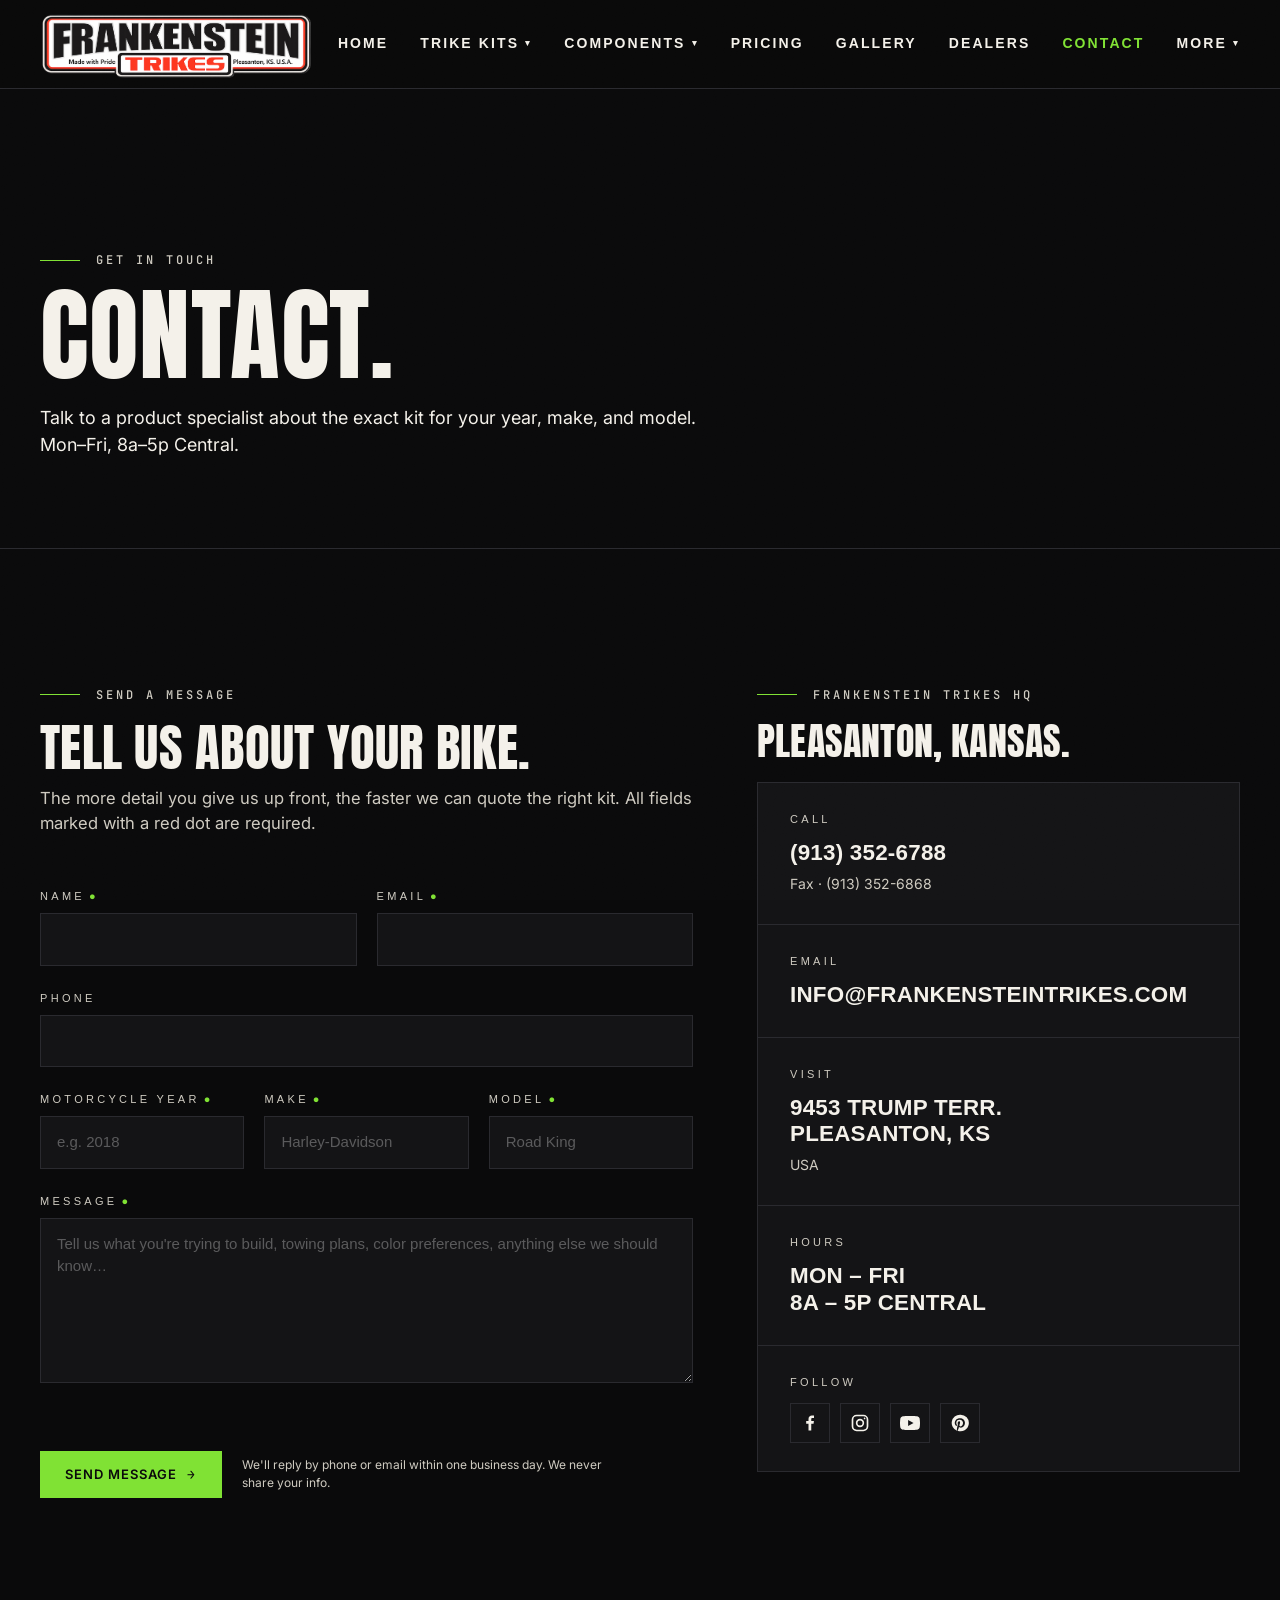
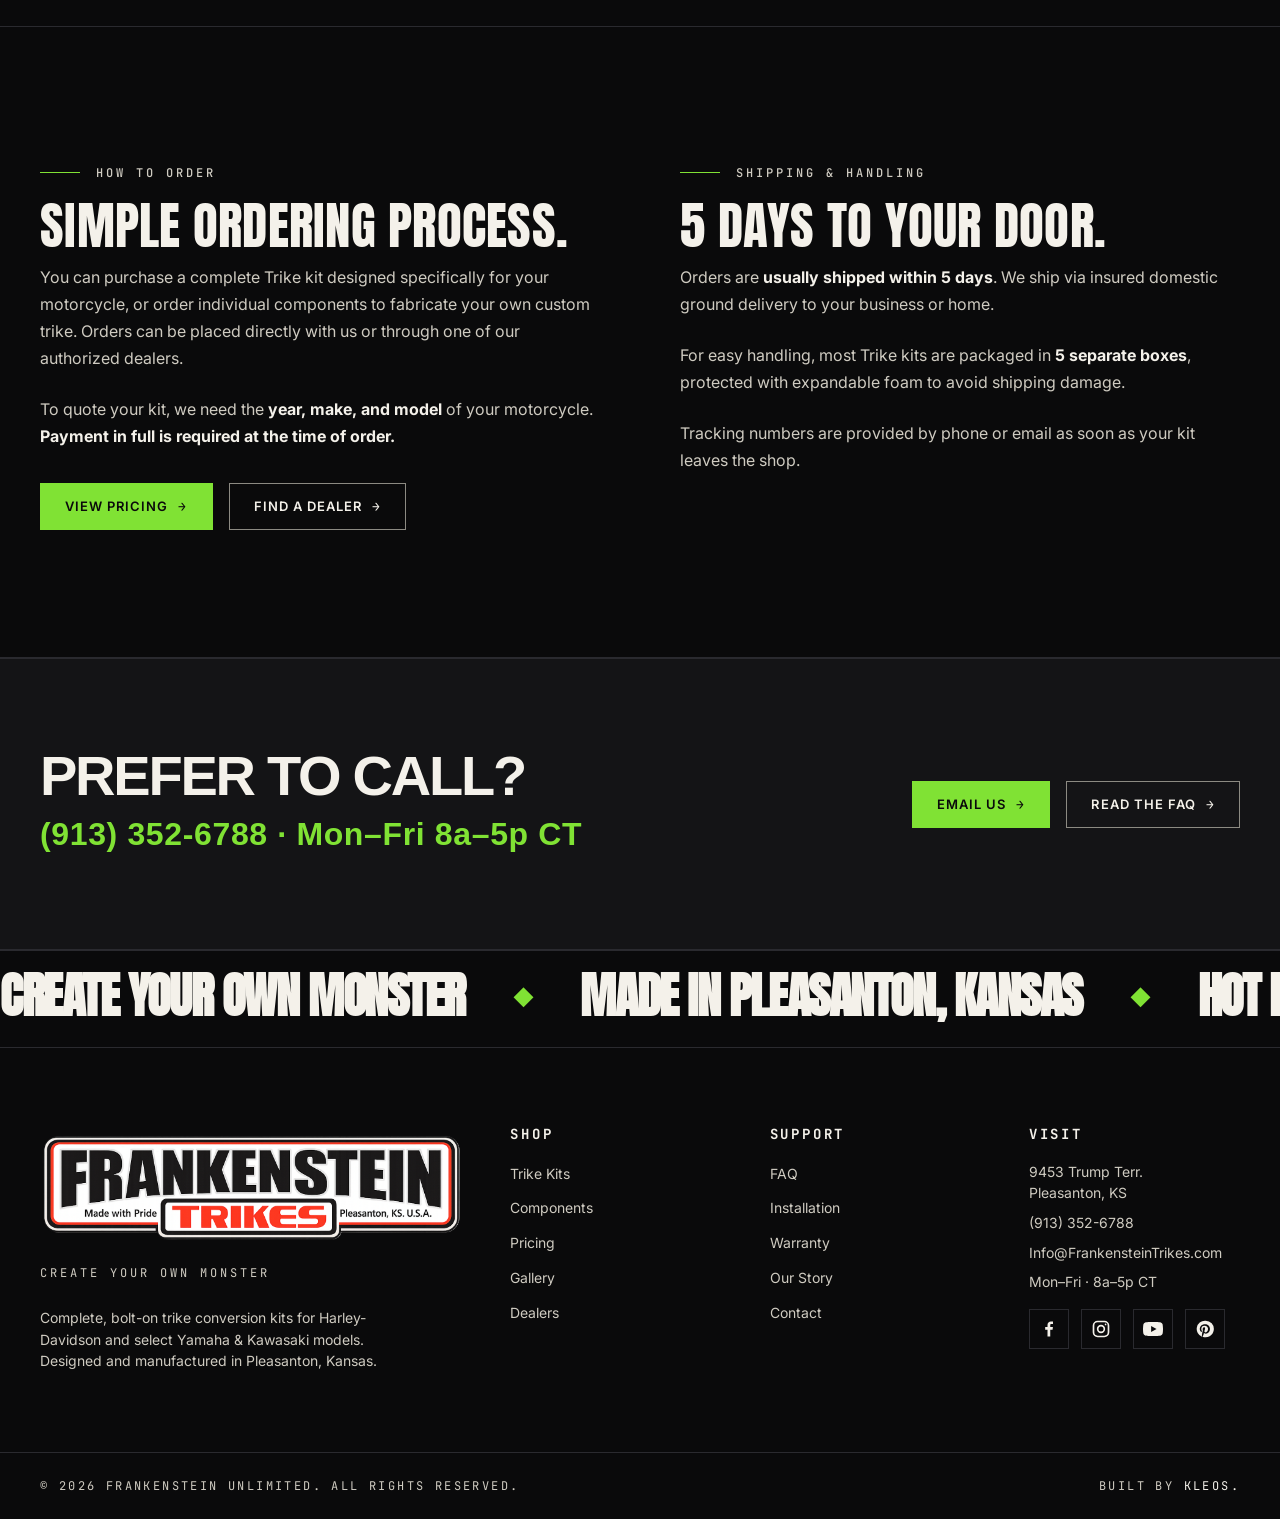
<file: contact.html>
<!DOCTYPE html>
<html lang="en">
<head>
  <meta charset="UTF-8" />
  <meta name="viewport" content="width=device-width, initial-scale=1.0" />
  <title>Contact — Frankenstein Trikes</title>
  <meta name="description" content="Get in touch with Frankenstein Trikes — phone, email, address, and order form. Mon–Fri, 8a–5p CT, Pleasanton, Kansas." />
  <link rel="preconnect" href="https://fonts.googleapis.com" />
  <link rel="preconnect" href="https://fonts.gstatic.com" crossorigin />
  <link rel="stylesheet" href="css/styles.css?v=2" />
</head>
<body>

  <header class="site-header">
    <nav class="nav" aria-label="Primary">
      <a href="index.html" class="nav__brand" aria-label="Frankenstein Trikes — Home">
        <img src="images/logo-crop.png" alt="Frankenstein Trikes" class="nav__logo" />
      </a>
      <button class="nav__toggle" aria-label="Toggle menu" aria-expanded="false">
        <span></span><span></span><span></span>
      </button>
      <ul class="nav__menu" role="menubar">
        <li class="nav__item"><a href="index.html" class="nav__link">Home</a></li>
        <li class="nav__item nav__item--has-dropdown">
          <a href="trike-kits.html" class="nav__link">Trike Kits <span class="nav__caret">▾</span></a>
          <div class="nav__dropdown">
            <a href="kit-detail.html?id=sportster">Sportster</a>
            <a href="kit-detail.html?id=dyna">Dyna</a>
            <a href="kit-detail.html?id=softail">Softail</a>
            <a href="kit-detail.html?id=rocker-breakout">Rocker &amp; Breakout</a>
            <a href="kit-detail.html?id=fatboy-heritage">Fat Boy &amp; Heritage</a>
            <a href="kit-detail.html?id=flt-flh-roadking">FLT FLH &amp; Roadking</a>
            <a href="kit-detail.html?id=v-rod">V-Rod</a>
            <a href="kit-detail.html?id=fxr">FXR</a>
            <a href="kit-detail.html?id=4-speed-fl-fx">4 Speed FL/FX</a>
            <a href="kit-detail.html?id=street">Street</a>
            <a href="kit-detail.html?id=yamaha">Yamaha</a>
            <a href="kit-detail.html?id=kawasaki-1700">Kawasaki 1700</a>
            <a href="kit-detail.html?id=dna-old-school">Frankenstein Old School</a>
          </div>
        </li>
        <li class="nav__item nav__item--has-dropdown">
          <a href="components.html" class="nav__link">Components <span class="nav__caret">▾</span></a>
          <div class="nav__dropdown">
            <a href="components.html#rear-ends">Rear Ends</a>
            <a href="components.html#swing-arms">Swing Arms</a>
            <a href="components.html#triple-trees">Triple Trees</a>
            <a href="components.html#wheels-tires">Wheels &amp; Tires</a>
            <a href="components.html#fenders-brackets">Fenders &amp; Brackets</a>
            <a href="components.html#exhaust">Exhaust</a>
            <a href="components.html#trailer-hitch">Trailer Hitch</a>
            <a href="components.html#parking-brake">Parking Brake</a>
            <a href="components.html#luggage-rack">Luggage Rack</a>
            <a href="components.html#outboard-brakes">Brakes / Outboard Brakes</a>
            <a href="components.html#t-shirts">T-Shirts</a>
            <a href="components.html#patches">Patches</a>
          </div>
        </li>
        <li class="nav__item"><a href="pricing.html" class="nav__link">Pricing</a></li>
        <li class="nav__item"><a href="gallery.html" class="nav__link">Gallery</a></li>
        <li class="nav__item"><a href="dealers.html" class="nav__link">Dealers</a></li>
        <li class="nav__item"><a href="contact.html" class="nav__link">Contact</a></li>
        <li class="nav__item nav__item--has-dropdown">
          <a href="#" class="nav__link" onclick="return false;">More <span class="nav__caret">▾</span></a>
          <div class="nav__dropdown">
            <a href="our-story.html">Our Story</a>
            <a href="faq.html">FAQ</a>
            <a href="installation.html">Installation</a>
            <a href="warranty.html">Warranty</a>
          </div>
        </li>
      </ul>
    </nav>
  </header>

  <main>
    <section class="page-header">
      <div class="container">
        <span class="eyebrow reveal">Get in Touch</span>
        <h1 class="page-header__title reveal">Contact.</h1>
        <p class="page-header__sub reveal">
          Talk to a product specialist about the exact kit for your year,
          make, and model. Mon–Fri, 8a–5p Central.
        </p>
      </div>
    </section>

    <!-- =========================================================
         FORM + INFO
         ========================================================= -->
    <section class="section">
      <div class="container">
        <div class="contact-layout">

          <!-- Left: Form -->
          <div class="reveal">
            <span class="eyebrow">Send a Message</span>
            <h2 class="section__title">Tell Us About Your Bike.</h2>
            <p class="section__lede">
              The more detail you give us up front, the faster we can quote
              the right kit. All fields marked with a red dot are required.
            </p>

            <form class="form" id="contactForm" novalidate>
              <div class="form__row">
                <div class="form__group">
                  <label class="form__label" for="cf-name">Name<span class="form__label-required">●</span></label>
                  <input class="form__input" type="text" id="cf-name" name="name" autocomplete="name" required />
                </div>
                <div class="form__group">
                  <label class="form__label" for="cf-email">Email<span class="form__label-required">●</span></label>
                  <input class="form__input" type="email" id="cf-email" name="email" autocomplete="email" required />
                </div>
              </div>

              <div class="form__group">
                <label class="form__label" for="cf-phone">Phone</label>
                <input class="form__input" type="tel" id="cf-phone" name="phone" autocomplete="tel" />
              </div>

              <div class="form__row form__row--three">
                <div class="form__group">
                  <label class="form__label" for="cf-year">Motorcycle Year<span class="form__label-required">●</span></label>
                  <input class="form__input" type="text" id="cf-year" name="year" placeholder="e.g. 2018" required />
                </div>
                <div class="form__group">
                  <label class="form__label" for="cf-make">Make<span class="form__label-required">●</span></label>
                  <input class="form__input" type="text" id="cf-make" name="make" placeholder="Harley-Davidson" required />
                </div>
                <div class="form__group">
                  <label class="form__label" for="cf-model">Model<span class="form__label-required">●</span></label>
                  <input class="form__input" type="text" id="cf-model" name="model" placeholder="Road King" required />
                </div>
              </div>

              <div class="form__group">
                <label class="form__label" for="cf-message">Message<span class="form__label-required">●</span></label>
                <textarea class="form__textarea" id="cf-message" name="message" rows="6" placeholder="Tell us what you're trying to build, towing plans, color preferences, anything else we should know…" required></textarea>
              </div>

              <div class="form__status" role="status" aria-live="polite" id="cf-status"></div>

              <div class="form__actions">
                <button type="submit" class="btn btn--primary">Send Message</button>
                <p class="form__disclaimer">
                  We'll reply by phone or email within one business day. We
                  never share your info.
                </p>
              </div>
            </form>
          </div>

          <!-- Right: Info -->
          <aside class="reveal">
            <span class="eyebrow">Frankenstein Trikes HQ</span>
            <h2 class="section__title" style="font-size: clamp(1.75rem, 3vw, 2.5rem);">Pleasanton, Kansas.</h2>

            <div class="info-stack" style="margin-top: 24px;">
              <div class="info-block">
                <div class="info-block__label">Call</div>
                <div class="info-block__value"><a href="tel:+19133526788">(913) 352-6788</a></div>
                <p class="info-block__detail">Fax · (913) 352-6868</p>
              </div>
              <div class="info-block">
                <div class="info-block__label">Email</div>
                <div class="info-block__value"><a href="mailto:Info@FrankensteinTrikes.com">Info@FrankensteinTrikes.com</a></div>
              </div>
              <div class="info-block">
                <div class="info-block__label">Visit</div>
                <div class="info-block__value">9453 Trump Terr.<br/>Pleasanton, KS</div>
                <p class="info-block__detail">USA</p>
              </div>
              <div class="info-block">
                <div class="info-block__label">Hours</div>
                <div class="info-block__value">Mon – Fri<br/>8a – 5p Central</div>
              </div>
              <div class="info-block">
                <div class="info-block__label">Follow</div>
                <div class="info-block__social" aria-label="Social">
                  <a href="https://www.facebook.com/FrankensteinTrikes/" aria-label="Facebook"><svg xmlns="http://www.w3.org/2000/svg" width="24" height="24" viewBox="0 0 24 24" fill="currentColor" aria-hidden="true"><path d="M13.5 21v-8.25h2.77l.43-3.23H13.5V7.47c0-.93.26-1.57 1.6-1.57h1.7V3.01c-.29-.04-1.3-.13-2.47-.13-2.44 0-4.12 1.49-4.12 4.22v2.42H7.42v3.23h2.79V21h3.29z"/></svg></a>
                  <a href="https://www.instagram.com/frankensteintrikes" aria-label="Instagram"><svg xmlns="http://www.w3.org/2000/svg" width="24" height="24" viewBox="0 0 24 24" fill="none" stroke="currentColor" stroke-width="2" stroke-linecap="round" stroke-linejoin="round" aria-hidden="true"><rect x="3" y="3" width="18" height="18" rx="5"/><circle cx="12" cy="12" r="4"/><circle cx="17.5" cy="6.5" r="1" fill="currentColor" stroke="none"/></svg></a>
                  <a href="https://www.youtube.com/@frankensteintrikesusa" aria-label="YouTube"><svg xmlns="http://www.w3.org/2000/svg" width="24" height="24" viewBox="0 0 24 24" fill="currentColor" aria-hidden="true"><path d="M23.5 6.2a3 3 0 0 0-2.1-2.1C19.5 3.5 12 3.5 12 3.5s-7.5 0-9.4.6A3 3 0 0 0 .5 6.2 31.3 31.3 0 0 0 0 12a31.3 31.3 0 0 0 .5 5.8 3 3 0 0 0 2.1 2.1c1.9.6 9.4.6 9.4.6s7.5 0 9.4-.6a3 3 0 0 0 2.1-2.1A31.3 31.3 0 0 0 24 12a31.3 31.3 0 0 0-.5-5.8zM9.75 15.5v-7l6.5 3.5-6.5 3.5z"/></svg></a>
                  <a href="https://www.pinterest.com/frankensteintrikes/" aria-label="Pinterest"><svg xmlns="http://www.w3.org/2000/svg" width="24" height="24" viewBox="0 0 24 24" fill="currentColor" aria-hidden="true"><path d="M12 2a10 10 0 0 0-3.64 19.3c-.08-.78-.15-1.97.03-2.81.17-.76 1.1-4.85 1.1-4.85s-.28-.56-.28-1.4c0-1.3.76-2.28 1.7-2.28.8 0 1.19.6 1.19 1.32 0 .8-.51 2-.78 3.1-.22.93.47 1.68 1.38 1.68 1.65 0 2.92-1.74 2.92-4.26 0-2.23-1.6-3.78-3.88-3.78a4.03 4.03 0 0 0-4.2 4.03c0 .8.31 1.66.69 2.12.08.1.09.18.06.28l-.27 1.08c-.04.17-.14.21-.32.12-1.2-.55-1.94-2.3-1.94-3.7 0-3.01 2.18-5.78 6.3-5.78 3.31 0 5.87 2.36 5.87 5.5 0 3.29-2.07 5.94-4.95 5.94-.97 0-1.88-.5-2.19-1.1l-.6 2.27c-.22.83-.8 1.88-1.2 2.52A10 10 0 1 0 12 2z"/></svg></a>
                </div>
              </div>
            </div>
          </aside>

        </div>
      </div>
    </section>

    <!-- =========================================================
         HOW TO ORDER + SHIPPING — two-column informational
         ========================================================= -->
    <section class="section">
      <div class="container">
        <div class="two-col">
          <div class="reveal">
            <span class="eyebrow">How to Order</span>
            <h2 class="section__title">Simple Ordering Process.</h2>
            <p class="install-overview">
              You can purchase a complete Trike kit designed specifically for
              your motorcycle, or order individual components to fabricate your
              own custom trike. Orders can be placed directly with us or
              through one of our authorized dealers.
            </p>
            <p class="install-overview">
              To quote your kit, we need the <strong>year, make, and model</strong>
              of your motorcycle. <strong>Payment in full is required at the
              time of order.</strong>
            </p>
            <div class="btn-row">
              <a href="pricing.html" class="btn btn--primary">View Pricing</a>
              <a href="dealers.html" class="btn btn--ghost">Find a Dealer</a>
            </div>
          </div>

          <div class="reveal">
            <span class="eyebrow">Shipping &amp; Handling</span>
            <h2 class="section__title">5 Days to Your Door.</h2>
            <p class="install-overview">
              Orders are <strong>usually shipped within 5 days</strong>. We ship
              via insured domestic ground delivery to your business or home.
            </p>
            <p class="install-overview">
              For easy handling, most Trike kits are packaged in
              <strong>5 separate boxes</strong>, protected with expandable foam
              to avoid shipping damage.
            </p>
            <p class="install-overview">
              Tracking numbers are provided by phone or email as soon as your
              kit leaves the shop.
            </p>
          </div>
        </div>
      </div>
    </section>

    <!-- =========================================================
         CTA STRIP
         ========================================================= -->
    <section class="cta-strip">
      <div class="container">
        <div class="cta-strip__inner reveal">
          <div>
            <h2 class="cta-strip__title">Prefer to Call?</h2>
            <a href="tel:+19133526788" class="cta-strip__phone">(913) 352-6788 · Mon–Fri 8a–5p CT</a>
          </div>
          <div class="cta-strip__actions">
            <a href="mailto:Info@FrankensteinTrikes.com" class="btn btn--primary">Email Us</a>
            <a href="faq.html" class="btn btn--ghost">Read the FAQ</a>
          </div>
        </div>
      </div>
    </section>
  </main>

  <footer class="site-footer">
    <div class="marquee" aria-hidden="true">
      <div class="marquee__track">
        <span class="marquee__item">Create Your Own Monster</span>
        <span class="marquee__item">Made in Pleasanton, Kansas</span>
        <span class="marquee__item">Hot Rod Trike Kits</span>
        <span class="marquee__item">Bolt-On in One Day</span>
        <span class="marquee__item">Since 1995</span>
        <span class="marquee__item">3 Year Warranty</span>
      </div>
    </div>
    <div class="footer__main">
      <div>
        <div class="footer__brand">
          <img src="images/logo-crop.png" alt="Frankenstein Trikes" class="footer__logo" />
        </div>
        <p class="footer__tag">Create Your Own Monster</p>
        <p class="text-secondary" style="margin-top: 24px; font-size: 14px; max-width: 40ch;">
          Complete, bolt-on trike conversion kits for Harley-Davidson and select
          Yamaha &amp; Kawasaki models. Designed and manufactured in Pleasanton, Kansas.
        </p>
      </div>
      <div>
        <h4 class="footer__heading">Shop</h4>
        <ul class="footer__list">
          <li><a href="trike-kits.html">Trike Kits</a></li>
          <li><a href="components.html">Components</a></li>
          <li><a href="pricing.html">Pricing</a></li>
          <li><a href="gallery.html">Gallery</a></li>
          <li><a href="dealers.html">Dealers</a></li>
        </ul>
      </div>
      <div>
        <h4 class="footer__heading">Support</h4>
        <ul class="footer__list">
          <li><a href="faq.html">FAQ</a></li>
          <li><a href="installation.html">Installation</a></li>
          <li><a href="warranty.html">Warranty</a></li>
          <li><a href="our-story.html">Our Story</a></li>
          <li><a href="contact.html">Contact</a></li>
        </ul>
      </div>
      <div class="footer__contact">
        <h4 class="footer__heading">Visit</h4>
        <p>9453 Trump Terr.<br/>Pleasanton, KS</p>
        <p><a href="tel:+19133526788">(913) 352-6788</a></p>
        <p><a href="mailto:Info@FrankensteinTrikes.com">Info@FrankensteinTrikes.com</a></p>
        <p>Mon–Fri · 8a–5p CT</p>
        <div class="footer__social" aria-label="Social">
          <a href="https://www.facebook.com/FrankensteinTrikes/" aria-label="Facebook"><svg xmlns="http://www.w3.org/2000/svg" width="24" height="24" viewBox="0 0 24 24" fill="currentColor" aria-hidden="true"><path d="M13.5 21v-8.25h2.77l.43-3.23H13.5V7.47c0-.93.26-1.57 1.6-1.57h1.7V3.01c-.29-.04-1.3-.13-2.47-.13-2.44 0-4.12 1.49-4.12 4.22v2.42H7.42v3.23h2.79V21h3.29z"/></svg></a>
          <a href="https://www.instagram.com/frankensteintrikes" aria-label="Instagram"><svg xmlns="http://www.w3.org/2000/svg" width="24" height="24" viewBox="0 0 24 24" fill="none" stroke="currentColor" stroke-width="2" stroke-linecap="round" stroke-linejoin="round" aria-hidden="true"><rect x="3" y="3" width="18" height="18" rx="5"/><circle cx="12" cy="12" r="4"/><circle cx="17.5" cy="6.5" r="1" fill="currentColor" stroke="none"/></svg></a>
          <a href="https://www.youtube.com/@frankensteintrikesusa" aria-label="YouTube"><svg xmlns="http://www.w3.org/2000/svg" width="24" height="24" viewBox="0 0 24 24" fill="currentColor" aria-hidden="true"><path d="M23.5 6.2a3 3 0 0 0-2.1-2.1C19.5 3.5 12 3.5 12 3.5s-7.5 0-9.4.6A3 3 0 0 0 .5 6.2 31.3 31.3 0 0 0 0 12a31.3 31.3 0 0 0 .5 5.8 3 3 0 0 0 2.1 2.1c1.9.6 9.4.6 9.4.6s7.5 0 9.4-.6a3 3 0 0 0 2.1-2.1A31.3 31.3 0 0 0 24 12a31.3 31.3 0 0 0-.5-5.8zM9.75 15.5v-7l6.5 3.5-6.5 3.5z"/></svg></a>
          <a href="https://www.pinterest.com/frankensteintrikes/" aria-label="Pinterest"><svg xmlns="http://www.w3.org/2000/svg" width="24" height="24" viewBox="0 0 24 24" fill="currentColor" aria-hidden="true"><path d="M12 2a10 10 0 0 0-3.64 19.3c-.08-.78-.15-1.97.03-2.81.17-.76 1.1-4.85 1.1-4.85s-.28-.56-.28-1.4c0-1.3.76-2.28 1.7-2.28.8 0 1.19.6 1.19 1.32 0 .8-.51 2-.78 3.1-.22.93.47 1.68 1.38 1.68 1.65 0 2.92-1.74 2.92-4.26 0-2.23-1.6-3.78-3.88-3.78a4.03 4.03 0 0 0-4.2 4.03c0 .8.31 1.66.69 2.12.08.1.09.18.06.28l-.27 1.08c-.04.17-.14.21-.32.12-1.2-.55-1.94-2.3-1.94-3.7 0-3.01 2.18-5.78 6.3-5.78 3.31 0 5.87 2.36 5.87 5.5 0 3.29-2.07 5.94-4.95 5.94-.97 0-1.88-.5-2.19-1.1l-.6 2.27c-.22.83-.8 1.88-1.2 2.52A10 10 0 1 0 12 2z"/></svg></a>
        </div>
      </div>
    </div>
    <div class="footer__bottom">
      <div>&copy; 2026 Frankenstein Unlimited. All rights reserved.</div>
      <div>Built by <a href="https://kleosdesign.com" rel="noopener">Kleos.</a></div>
    </div>
  </footer>

  <script src="js/main.js"></script>
  <script>
    (function () {
      'use strict';
      var form = document.getElementById('contactForm');
      var status = document.getElementById('cf-status');
      if (!form || !status) return;

      form.addEventListener('submit', function (e) {
        e.preventDefault();
        status.style.color = '';

        // Basic front-end validation
        var required = form.querySelectorAll('[required]');
        var missing = [];
        required.forEach(function (el) {
          if (!el.value.trim()) missing.push(el);
        });

        if (missing.length) {
          status.textContent = 'Please complete all required fields.';
          status.style.color = 'var(--accent)';
          missing[0].focus();
          return;
        }

        var email = form.querySelector('#cf-email');
        if (email && !/^[^\s@]+@[^\s@]+\.[^\s@]+$/.test(email.value.trim())) {
          status.textContent = 'Please enter a valid email address.';
          status.style.color = 'var(--accent)';
          email.focus();
          return;
        }

        // Front-end only — no backend. Show confirmation.
        status.textContent = 'Thanks — your message is queued. We\'ll be in touch shortly.';
        form.reset();
      });
    })();
  </script>
</body>
</html>
</file>
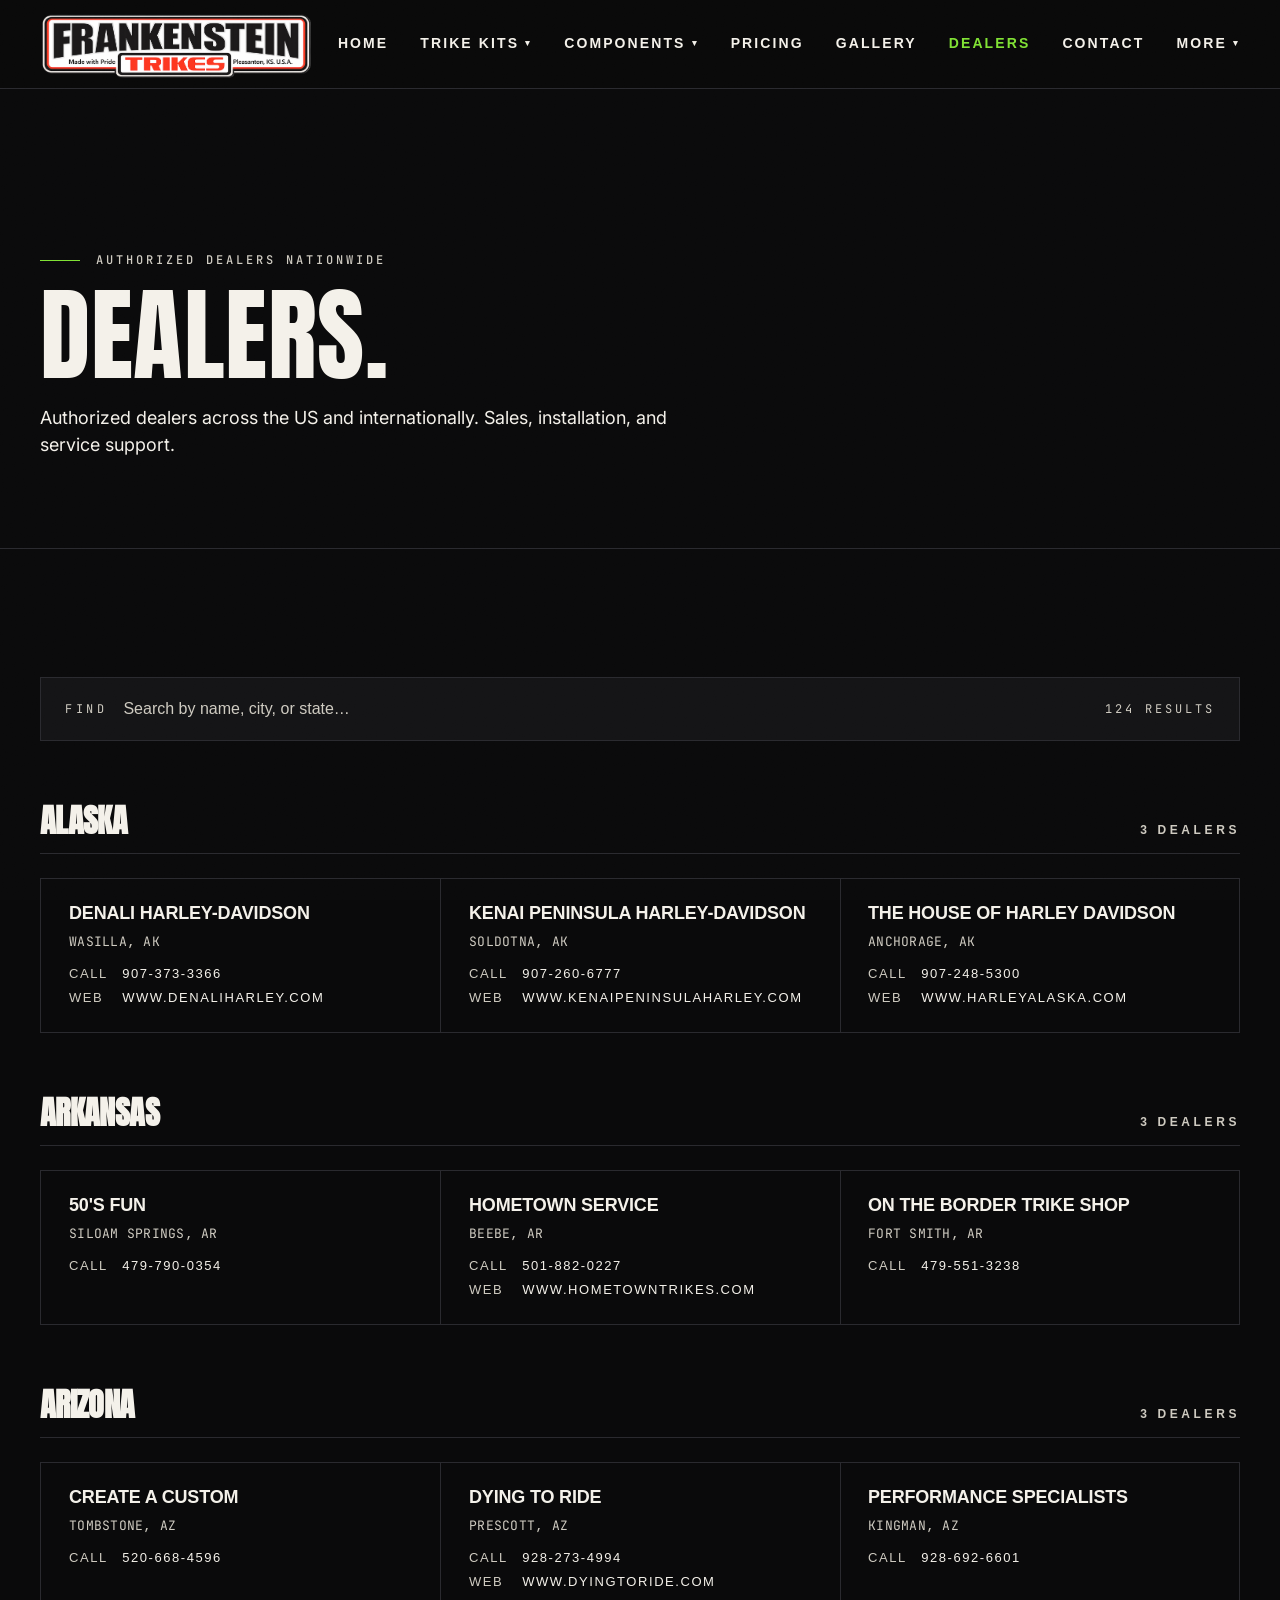
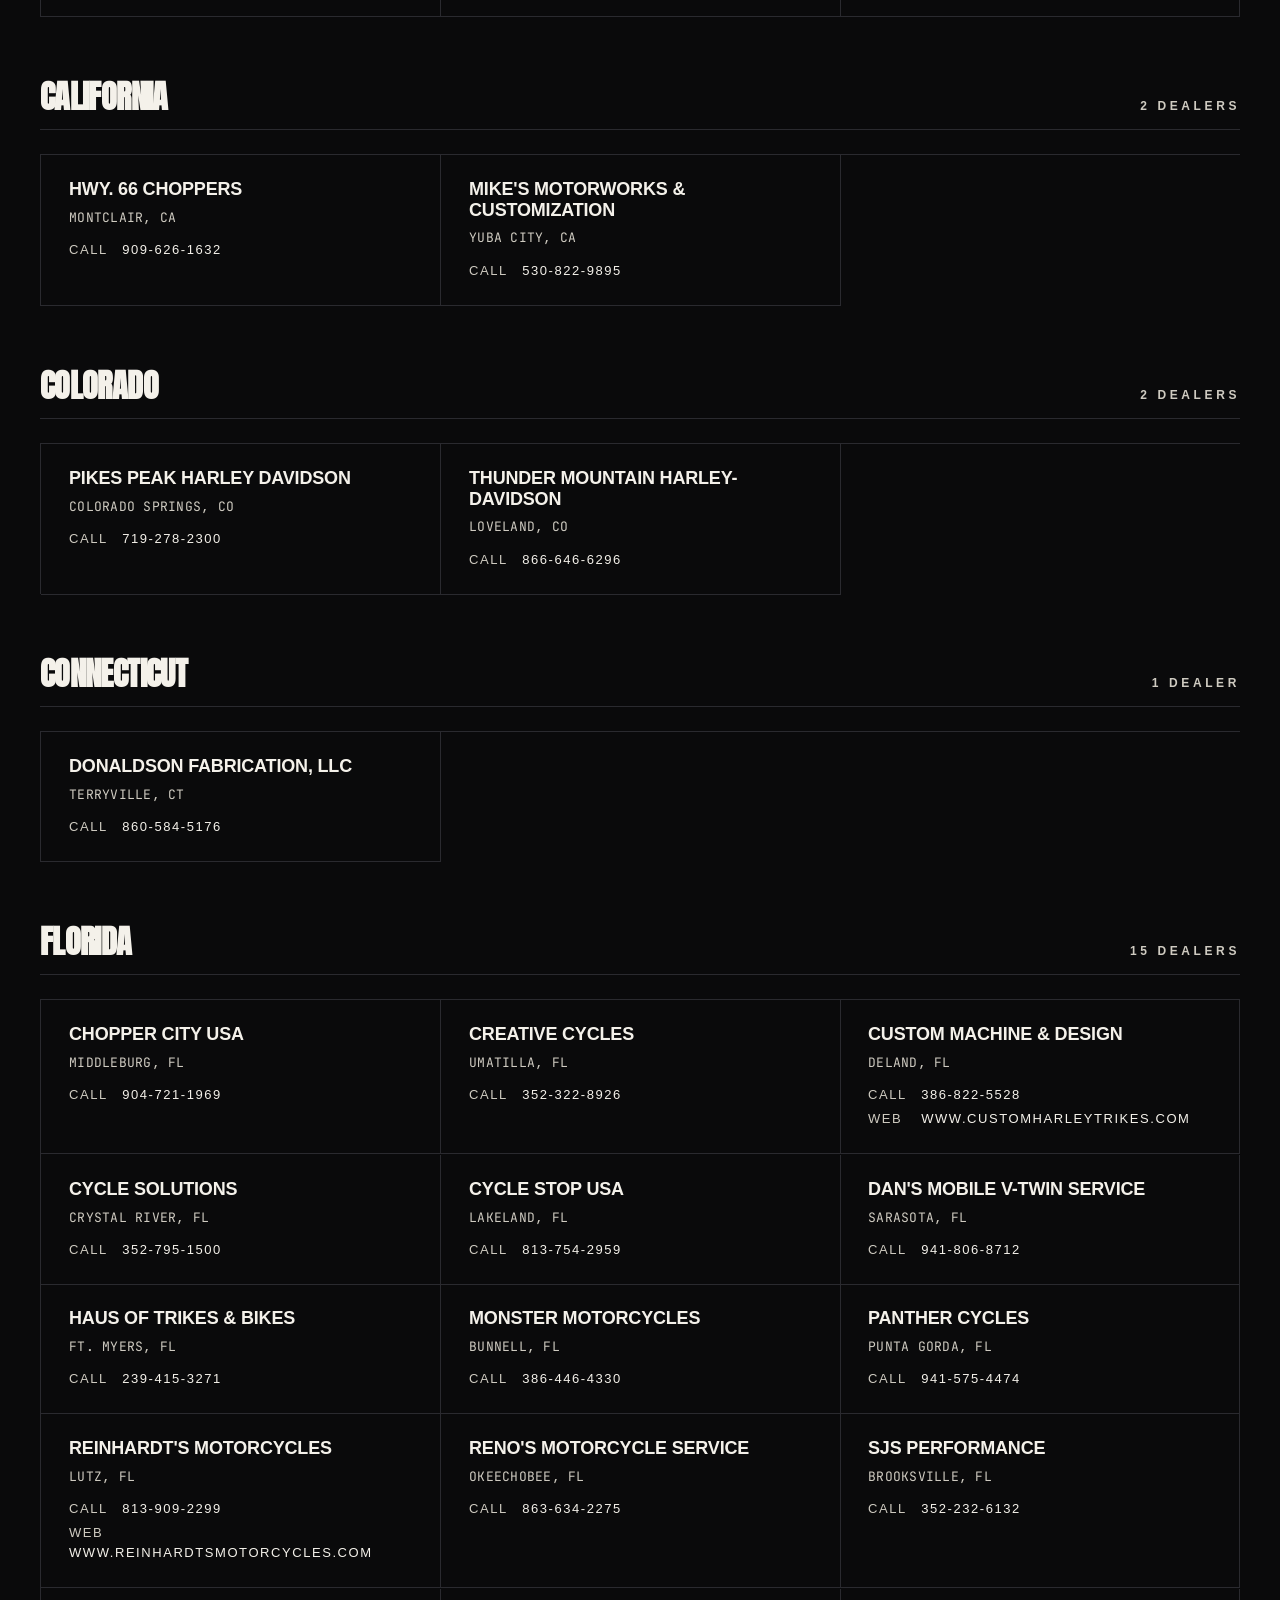
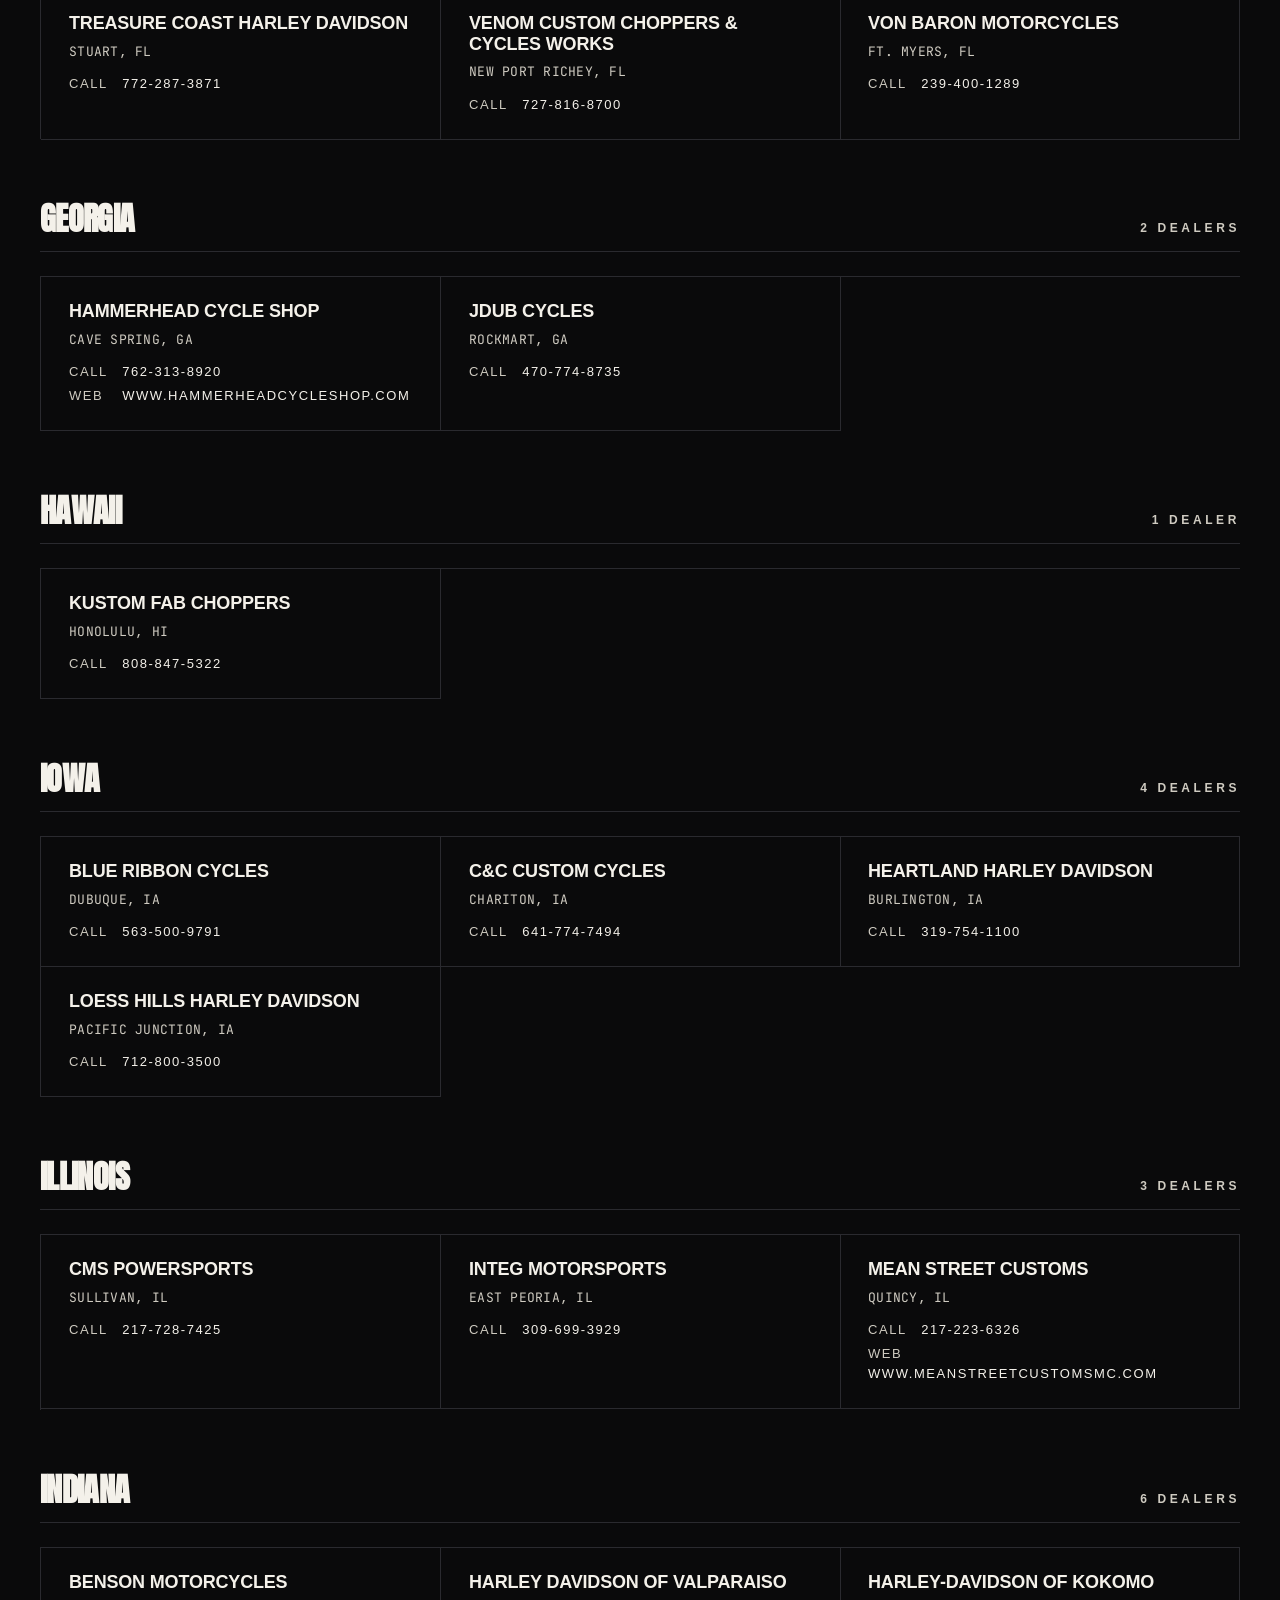
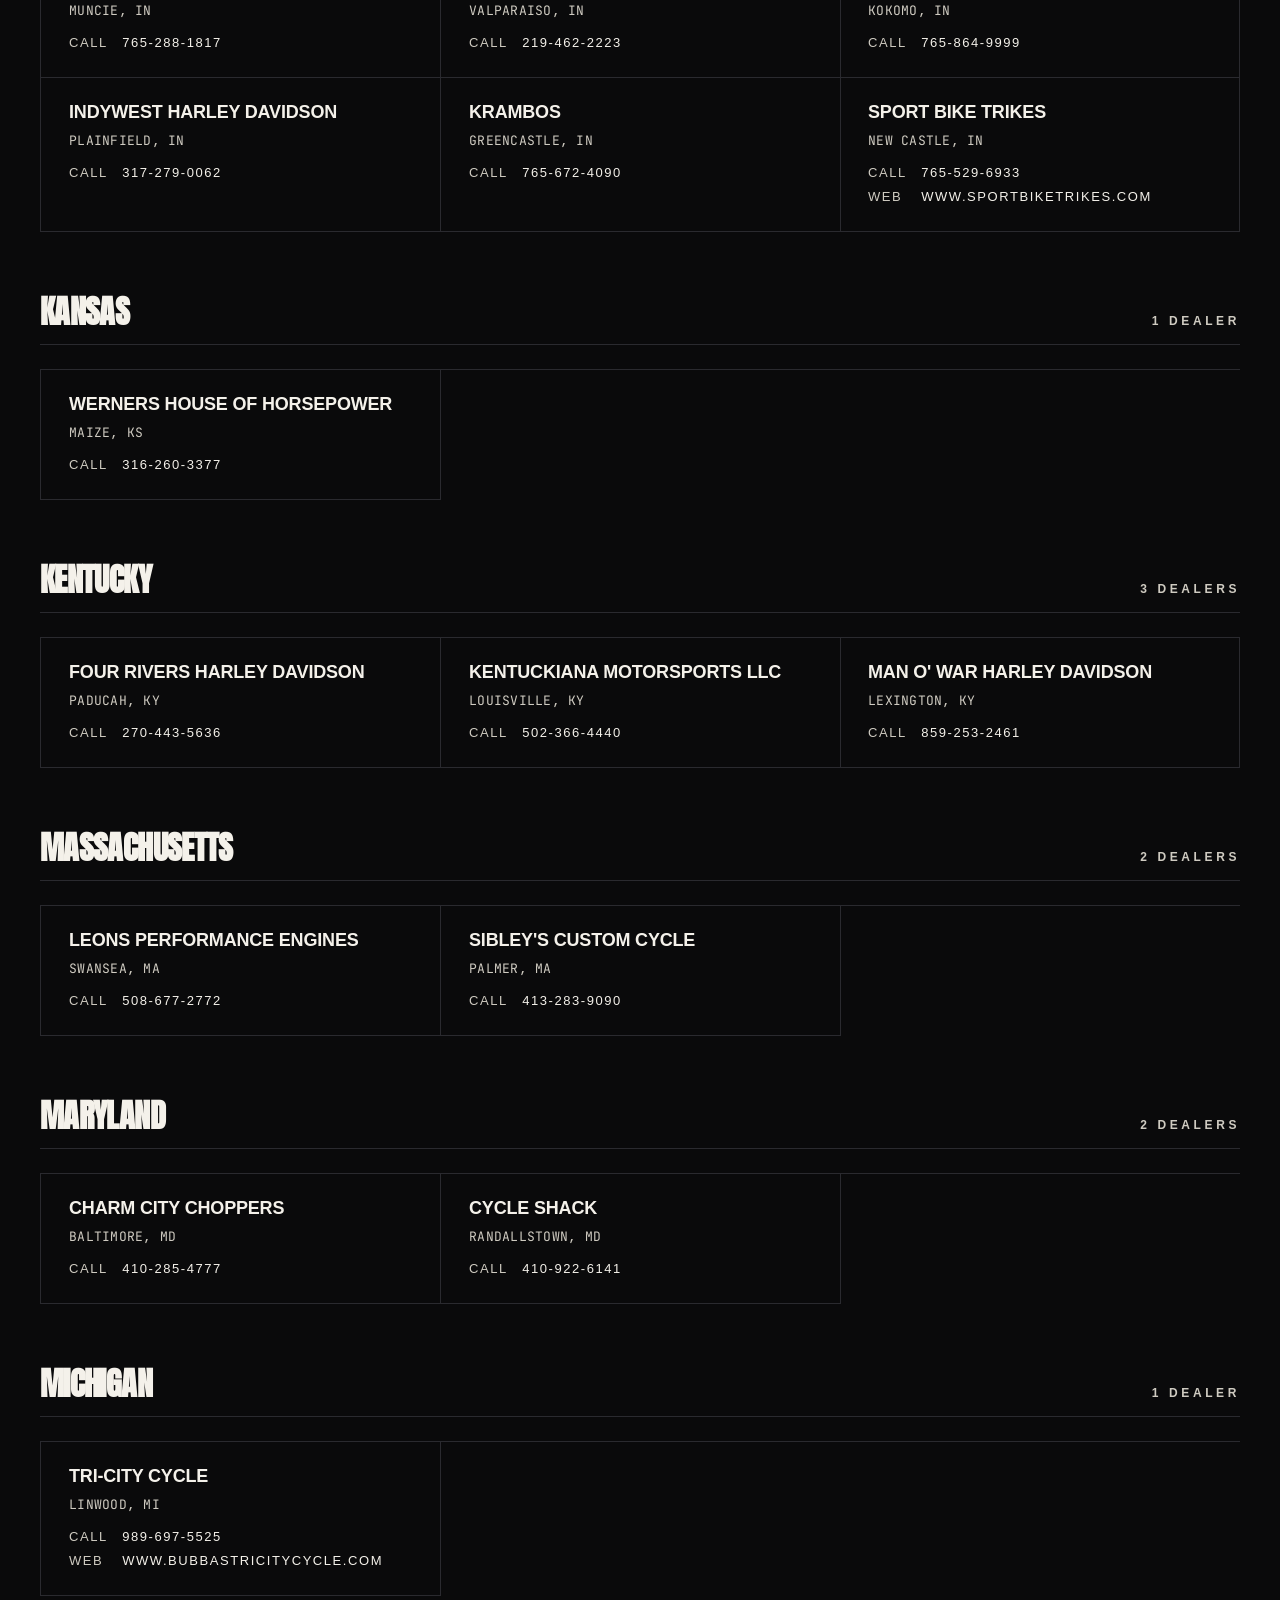
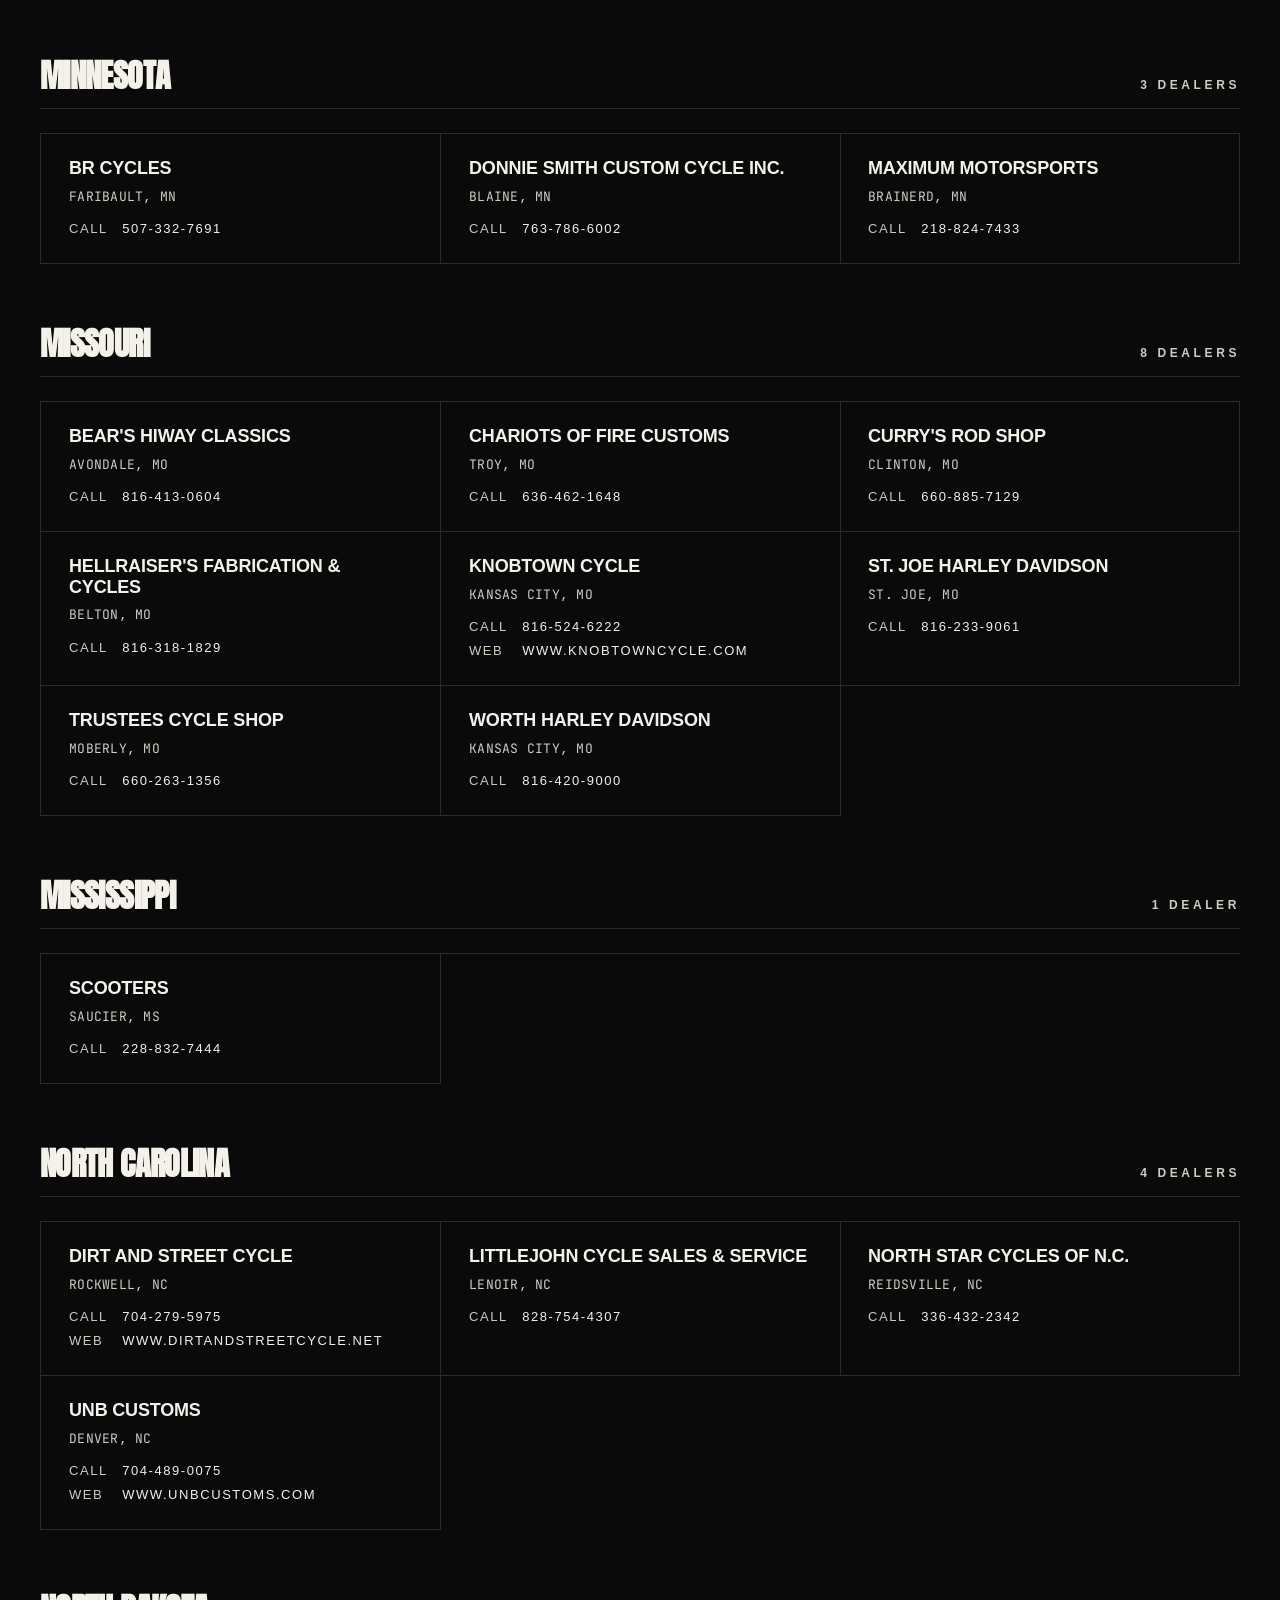
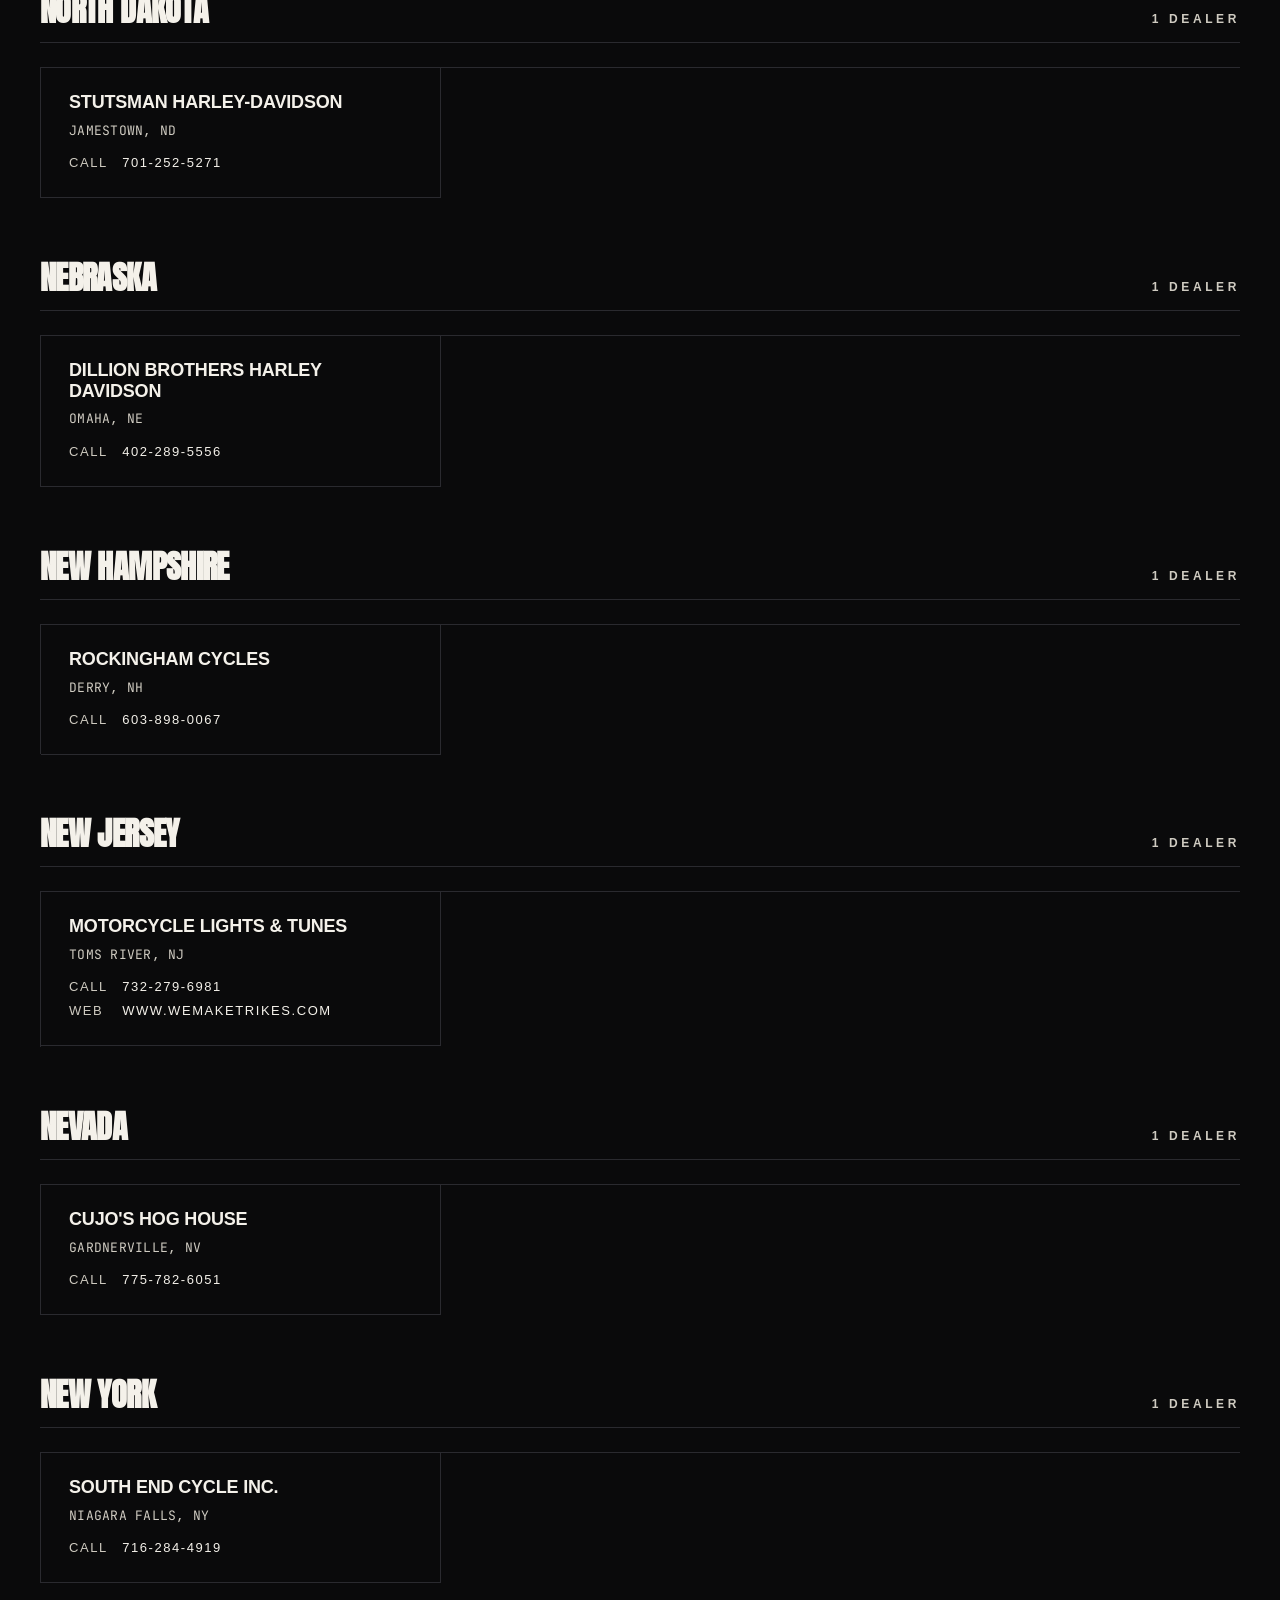
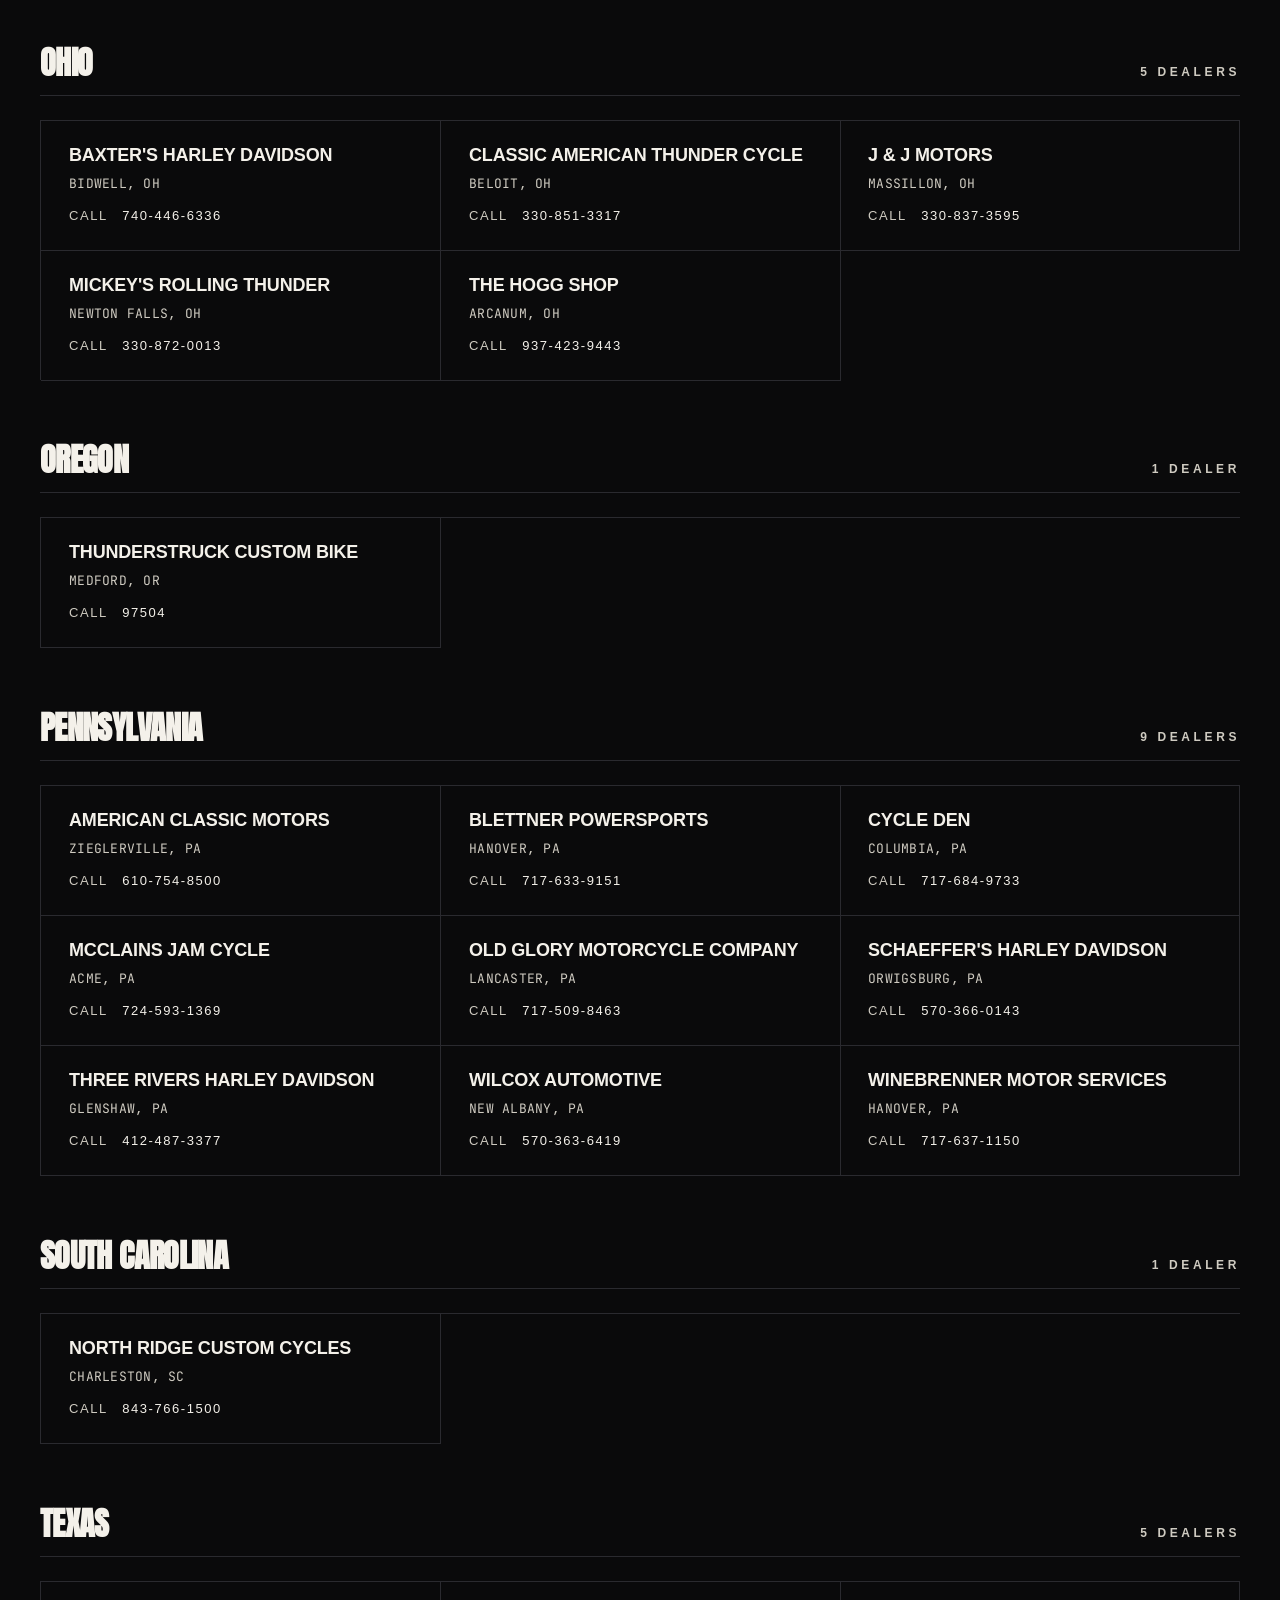
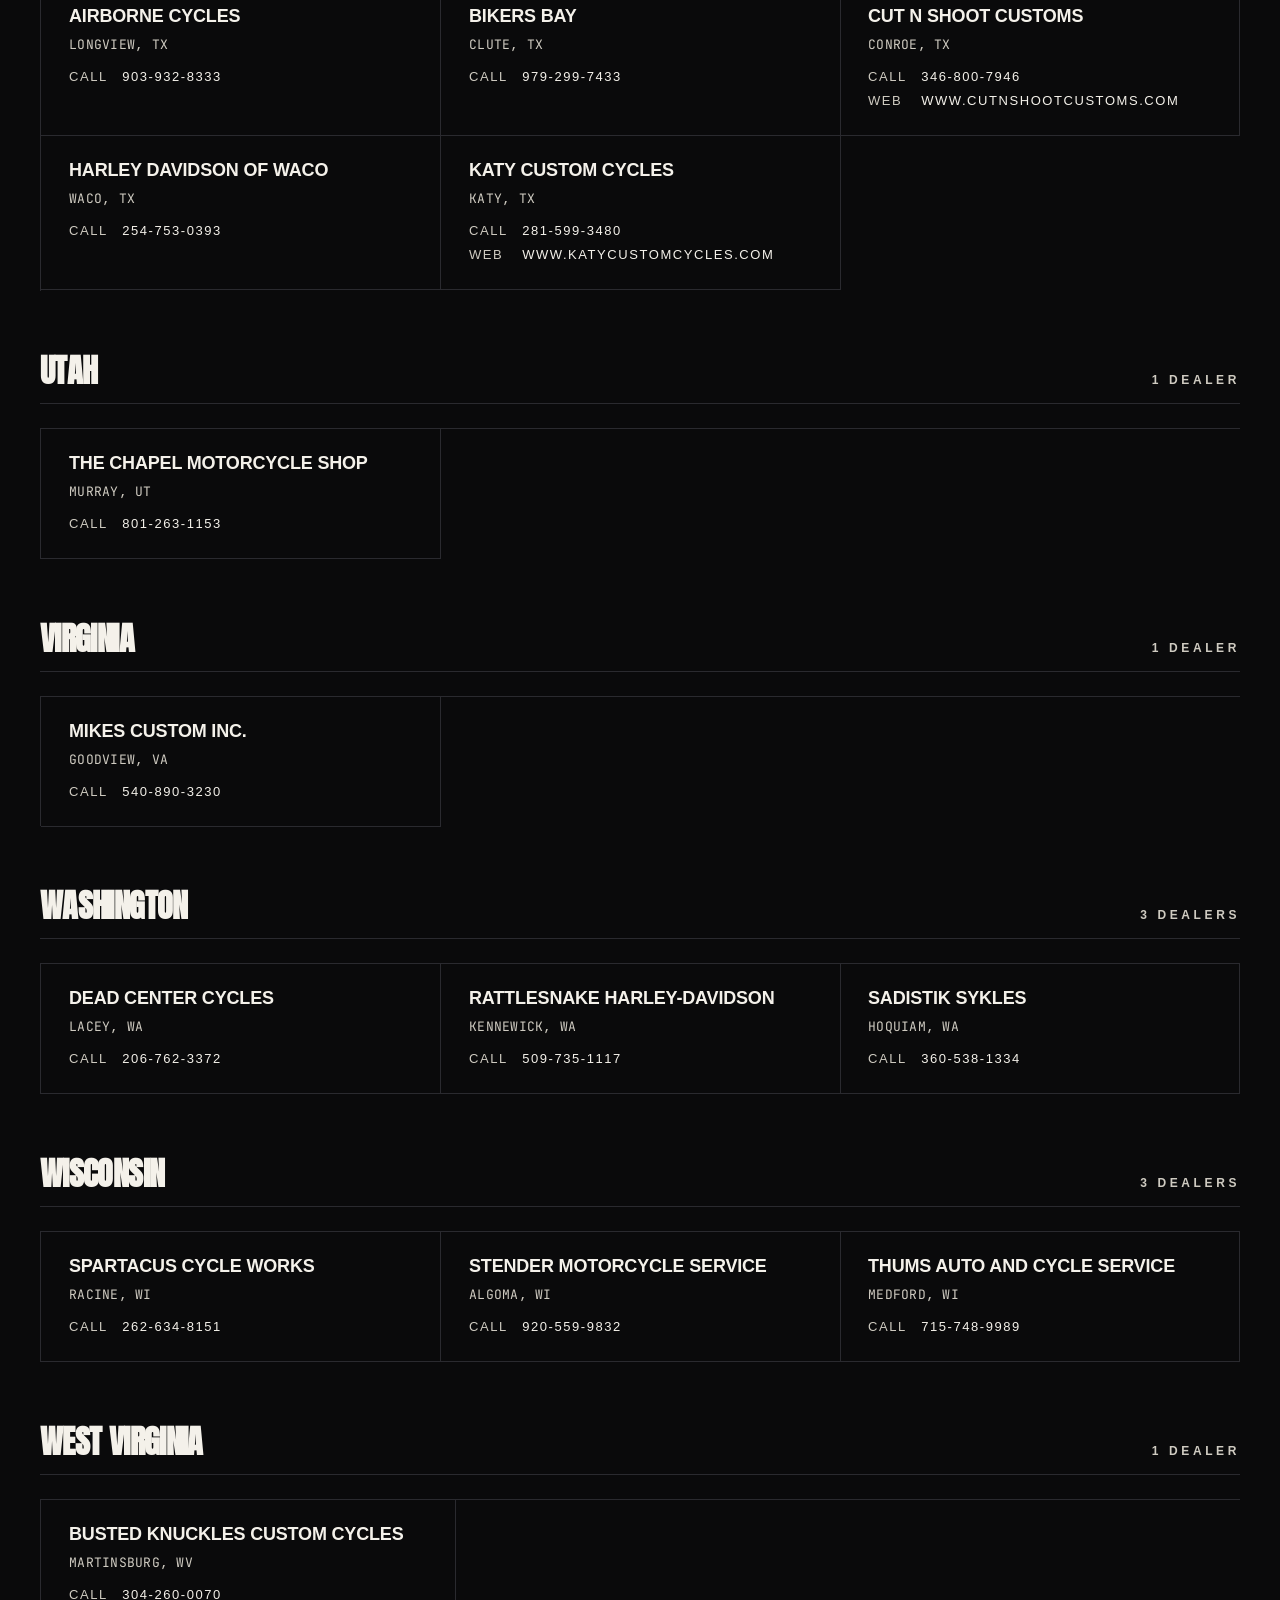
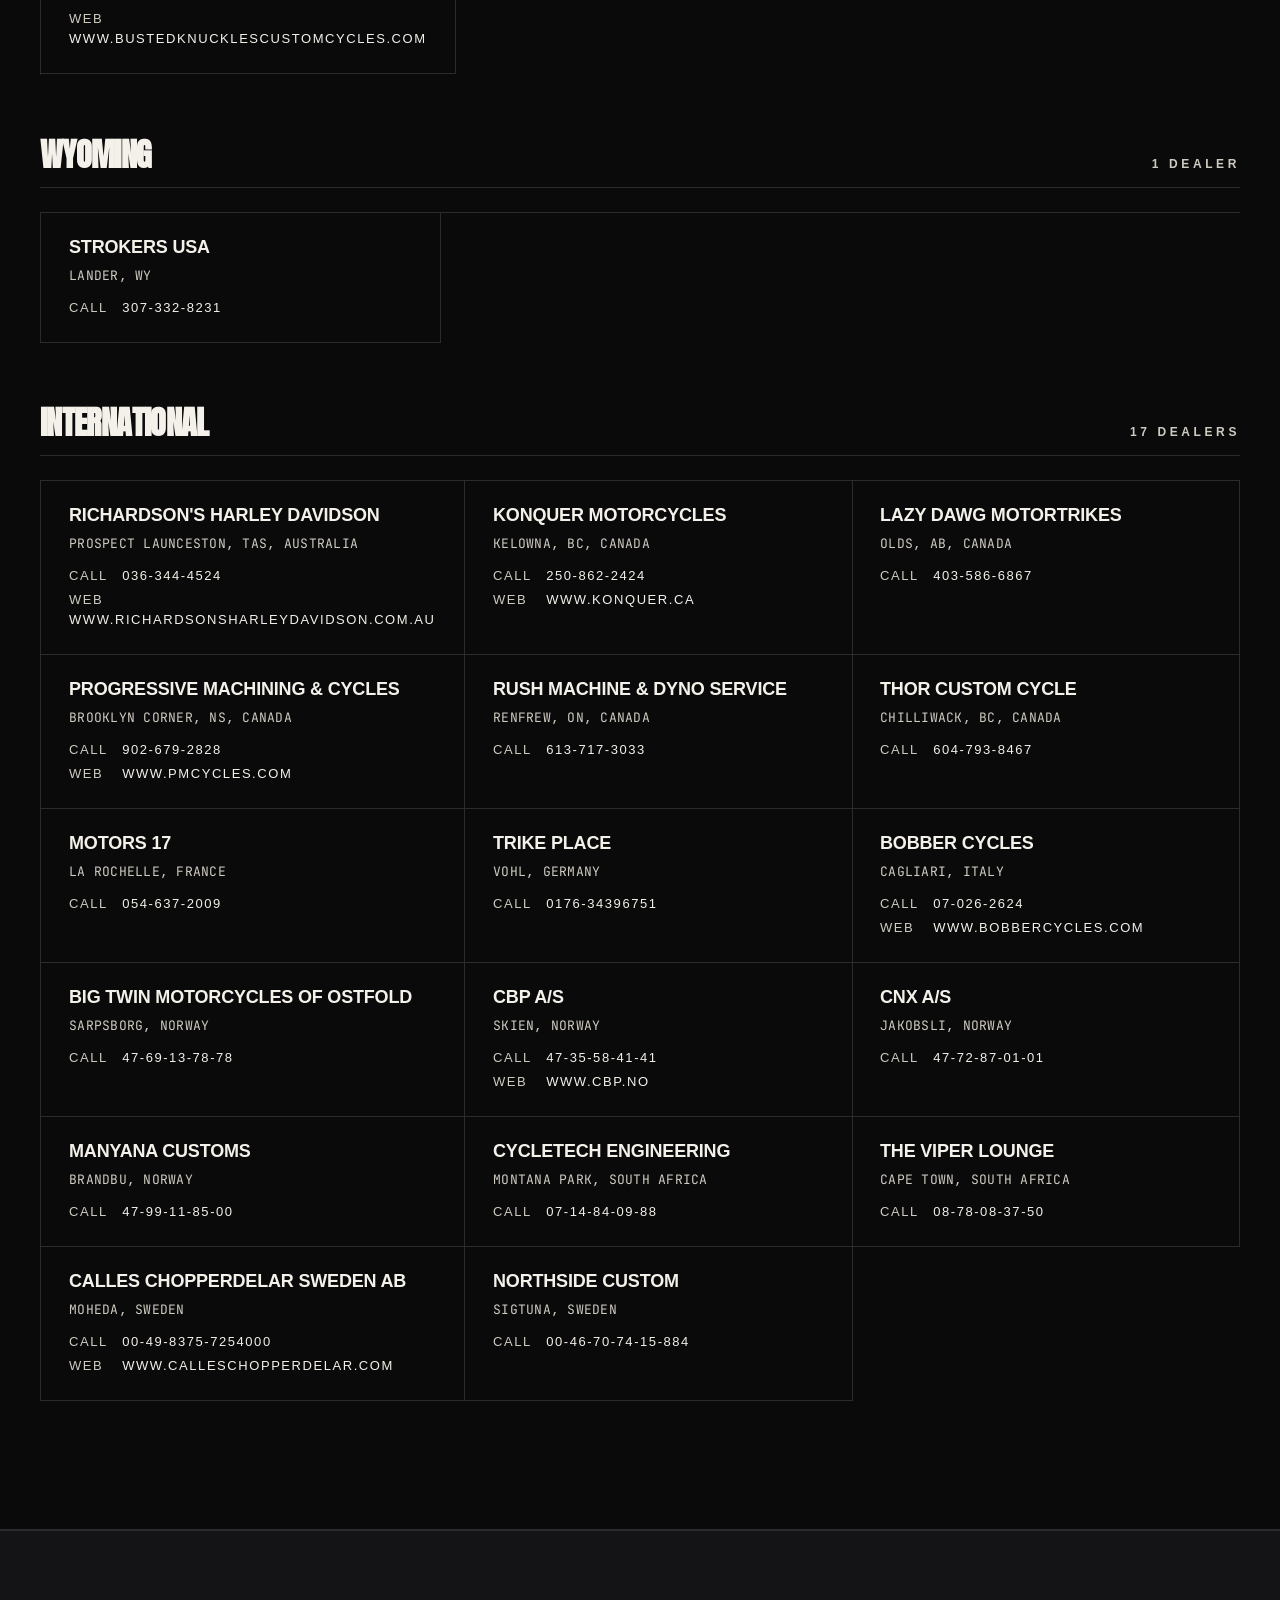
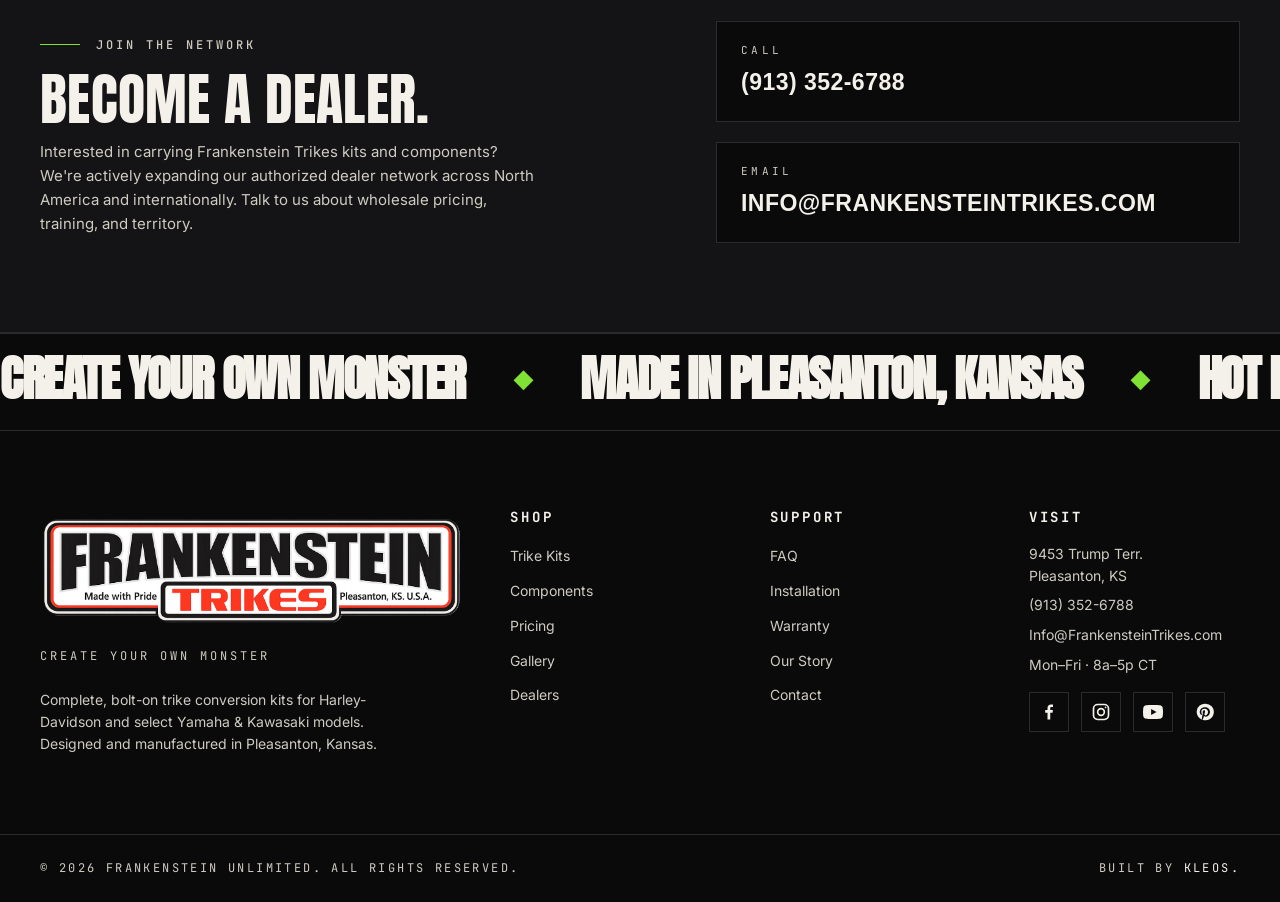
<file: dealers.html>
<!DOCTYPE html>
<html lang="en">
<head>
  <meta charset="UTF-8" />
  <meta name="viewport" content="width=device-width, initial-scale=1.0" />
  <title>Dealers — Frankenstein Trikes</title>
  <meta name="description" content="National and international dealer network for Frankenstein Trikes sales and installation." />
  <link rel="preconnect" href="https://fonts.googleapis.com" />
  <link rel="preconnect" href="https://fonts.gstatic.com" crossorigin />
  <link rel="stylesheet" href="css/styles.css?v=2" />
</head>
<body>

  <header class="site-header">
    <nav class="nav" aria-label="Primary">
      <a href="index.html" class="nav__brand" aria-label="Frankenstein Trikes — Home">
        <img src="images/logo-crop.png" alt="Frankenstein Trikes" class="nav__logo" />
      </a>
      <button class="nav__toggle" aria-label="Toggle menu" aria-expanded="false">
        <span></span><span></span><span></span>
      </button>
      <ul class="nav__menu" role="menubar">
        <li class="nav__item"><a href="index.html" class="nav__link">Home</a></li>
        <li class="nav__item nav__item--has-dropdown">
          <a href="trike-kits.html" class="nav__link">Trike Kits <span class="nav__caret">▾</span></a>
          <div class="nav__dropdown">
            <a href="kit-detail.html?id=sportster">Sportster</a>
            <a href="kit-detail.html?id=dyna">Dyna</a>
            <a href="kit-detail.html?id=softail">Softail</a>
            <a href="kit-detail.html?id=rocker-breakout">Rocker &amp; Breakout</a>
            <a href="kit-detail.html?id=fatboy-heritage">Fat Boy &amp; Heritage</a>
            <a href="kit-detail.html?id=flt-flh-roadking">FLT FLH &amp; Roadking</a>
            <a href="kit-detail.html?id=v-rod">V-Rod</a>
            <a href="kit-detail.html?id=fxr">FXR</a>
            <a href="kit-detail.html?id=4-speed-fl-fx">4 Speed FL/FX</a>
            <a href="kit-detail.html?id=street">Street</a>
            <a href="kit-detail.html?id=yamaha">Yamaha</a>
            <a href="kit-detail.html?id=kawasaki-1700">Kawasaki 1700</a>
            <a href="kit-detail.html?id=dna-old-school">Frankenstein Old School</a>
          </div>
        </li>
        <li class="nav__item nav__item--has-dropdown">
          <a href="components.html" class="nav__link">Components <span class="nav__caret">▾</span></a>
          <div class="nav__dropdown">
            <a href="components.html#rear-ends">Rear Ends</a>
            <a href="components.html#swing-arms">Swing Arms</a>
            <a href="components.html#triple-trees">Triple Trees</a>
            <a href="components.html#wheels-tires">Wheels &amp; Tires</a>
            <a href="components.html#fenders-brackets">Fenders &amp; Brackets</a>
            <a href="components.html#exhaust">Exhaust</a>
            <a href="components.html#trailer-hitch">Trailer Hitch</a>
            <a href="components.html#parking-brake">Parking Brake</a>
            <a href="components.html#luggage-rack">Luggage Rack</a>
            <a href="components.html#outboard-brakes">Brakes / Outboard Brakes</a>
            <a href="components.html#t-shirts">T-Shirts</a>
            <a href="components.html#patches">Patches</a>
          </div>
        </li>
        <li class="nav__item"><a href="pricing.html" class="nav__link">Pricing</a></li>
        <li class="nav__item"><a href="gallery.html" class="nav__link">Gallery</a></li>
        <li class="nav__item"><a href="dealers.html" class="nav__link">Dealers</a></li>
        <li class="nav__item"><a href="contact.html" class="nav__link">Contact</a></li>
        <li class="nav__item nav__item--has-dropdown">
          <a href="#" class="nav__link" onclick="return false;">More <span class="nav__caret">▾</span></a>
          <div class="nav__dropdown">
            <a href="our-story.html">Our Story</a>
            <a href="faq.html">FAQ</a>
            <a href="installation.html">Installation</a>
            <a href="warranty.html">Warranty</a>
          </div>
        </li>
      </ul>
    </nav>
  </header>

  <main>
    <section class="page-header">
      <div class="container">
        <span class="eyebrow reveal">Authorized Dealers Nationwide</span>
        <h1 class="page-header__title reveal">Dealers.</h1>
        <p class="page-header__sub reveal">
          Authorized dealers across the US and internationally. Sales,
          installation, and service support.
        </p>
      </div>
    </section>

    <section class="section">
      <div class="container">
        <label class="dealer-search reveal" for="dealerSearch">
          <span class="dealer-search__icon" aria-hidden="true">Find</span>
          <input
            id="dealerSearch"
            class="dealer-search__input"
            type="search"
            placeholder="Search by name, city, or state…"
            autocomplete="off"
            spellcheck="false"
          />
          <span class="dealer-search__count" id="dealerCount" aria-live="polite"></span>
        </label>

        <div class="dealer-groups" id="dealerGroups" aria-live="polite">
          <p class="kit-grid__empty">Loading dealers…</p>
        </div>
      </div>
    </section>

    <section class="become-dealer">
      <div class="container">
        <div class="become-dealer__inner">
          <div class="reveal">
            <span class="eyebrow">Join the Network</span>
            <h2 class="become-dealer__title">Become a Dealer.</h2>
            <p class="become-dealer__desc">
              Interested in carrying Frankenstein Trikes kits and components?
              We're actively expanding our authorized dealer network across
              North America and internationally. Talk to us about wholesale
              pricing, training, and territory.
            </p>
          </div>
          <div class="become-dealer__contacts reveal">
            <a class="become-dealer__contact" href="tel:+19133526788">
              <span class="become-dealer__contact-label">Call</span>
              <span class="become-dealer__contact-value">(913) 352-6788</span>
            </a>
            <a class="become-dealer__contact" href="mailto:Info@FrankensteinTrikes.com?subject=Dealer%20Inquiry">
              <span class="become-dealer__contact-label">Email</span>
              <span class="become-dealer__contact-value">Info@FrankensteinTrikes.com</span>
            </a>
          </div>
        </div>
      </div>
    </section>
  </main>

  <footer class="site-footer">
    <div class="marquee" aria-hidden="true">
      <div class="marquee__track">
        <span class="marquee__item">Create Your Own Monster</span>
        <span class="marquee__item">Made in Pleasanton, Kansas</span>
        <span class="marquee__item">Hot Rod Trike Kits</span>
        <span class="marquee__item">Bolt-On in One Day</span>
        <span class="marquee__item">Since 1995</span>
        <span class="marquee__item">3 Year Warranty</span>
      </div>
    </div>
    <div class="footer__main">
      <div>
        <div class="footer__brand">
          <img src="images/logo-crop.png" alt="Frankenstein Trikes" class="footer__logo" />
        </div>
        <p class="footer__tag">Create Your Own Monster</p>
        <p class="text-secondary" style="margin-top: 24px; font-size: 14px; max-width: 40ch;">
          Complete, bolt-on trike conversion kits for Harley-Davidson and select
          Yamaha &amp; Kawasaki models. Designed and manufactured in Pleasanton, Kansas.
        </p>
      </div>
      <div>
        <h4 class="footer__heading">Shop</h4>
        <ul class="footer__list">
          <li><a href="trike-kits.html">Trike Kits</a></li>
          <li><a href="components.html">Components</a></li>
          <li><a href="pricing.html">Pricing</a></li>
          <li><a href="gallery.html">Gallery</a></li>
          <li><a href="dealers.html">Dealers</a></li>
        </ul>
      </div>
      <div>
        <h4 class="footer__heading">Support</h4>
        <ul class="footer__list">
          <li><a href="faq.html">FAQ</a></li>
          <li><a href="installation.html">Installation</a></li>
          <li><a href="warranty.html">Warranty</a></li>
          <li><a href="our-story.html">Our Story</a></li>
          <li><a href="contact.html">Contact</a></li>
        </ul>
      </div>
      <div class="footer__contact">
        <h4 class="footer__heading">Visit</h4>
        <p>9453 Trump Terr.<br/>Pleasanton, KS</p>
        <p><a href="tel:+19133526788">(913) 352-6788</a></p>
        <p><a href="mailto:Info@FrankensteinTrikes.com">Info@FrankensteinTrikes.com</a></p>
        <p>Mon–Fri · 8a–5p CT</p>
        <div class="footer__social" aria-label="Social">
          <a href="https://www.facebook.com/FrankensteinTrikes/" aria-label="Facebook"><svg xmlns="http://www.w3.org/2000/svg" width="24" height="24" viewBox="0 0 24 24" fill="currentColor" aria-hidden="true"><path d="M13.5 21v-8.25h2.77l.43-3.23H13.5V7.47c0-.93.26-1.57 1.6-1.57h1.7V3.01c-.29-.04-1.3-.13-2.47-.13-2.44 0-4.12 1.49-4.12 4.22v2.42H7.42v3.23h2.79V21h3.29z"/></svg></a>
          <a href="https://www.instagram.com/frankensteintrikes" aria-label="Instagram"><svg xmlns="http://www.w3.org/2000/svg" width="24" height="24" viewBox="0 0 24 24" fill="none" stroke="currentColor" stroke-width="2" stroke-linecap="round" stroke-linejoin="round" aria-hidden="true"><rect x="3" y="3" width="18" height="18" rx="5"/><circle cx="12" cy="12" r="4"/><circle cx="17.5" cy="6.5" r="1" fill="currentColor" stroke="none"/></svg></a>
          <a href="https://www.youtube.com/@frankensteintrikesusa" aria-label="YouTube"><svg xmlns="http://www.w3.org/2000/svg" width="24" height="24" viewBox="0 0 24 24" fill="currentColor" aria-hidden="true"><path d="M23.5 6.2a3 3 0 0 0-2.1-2.1C19.5 3.5 12 3.5 12 3.5s-7.5 0-9.4.6A3 3 0 0 0 .5 6.2 31.3 31.3 0 0 0 0 12a31.3 31.3 0 0 0 .5 5.8 3 3 0 0 0 2.1 2.1c1.9.6 9.4.6 9.4.6s7.5 0 9.4-.6a3 3 0 0 0 2.1-2.1A31.3 31.3 0 0 0 24 12a31.3 31.3 0 0 0-.5-5.8zM9.75 15.5v-7l6.5 3.5-6.5 3.5z"/></svg></a>
          <a href="https://www.pinterest.com/frankensteintrikes/" aria-label="Pinterest"><svg xmlns="http://www.w3.org/2000/svg" width="24" height="24" viewBox="0 0 24 24" fill="currentColor" aria-hidden="true"><path d="M12 2a10 10 0 0 0-3.64 19.3c-.08-.78-.15-1.97.03-2.81.17-.76 1.1-4.85 1.1-4.85s-.28-.56-.28-1.4c0-1.3.76-2.28 1.7-2.28.8 0 1.19.6 1.19 1.32 0 .8-.51 2-.78 3.1-.22.93.47 1.68 1.38 1.68 1.65 0 2.92-1.74 2.92-4.26 0-2.23-1.6-3.78-3.88-3.78a4.03 4.03 0 0 0-4.2 4.03c0 .8.31 1.66.69 2.12.08.1.09.18.06.28l-.27 1.08c-.04.17-.14.21-.32.12-1.2-.55-1.94-2.3-1.94-3.7 0-3.01 2.18-5.78 6.3-5.78 3.31 0 5.87 2.36 5.87 5.5 0 3.29-2.07 5.94-4.95 5.94-.97 0-1.88-.5-2.19-1.1l-.6 2.27c-.22.83-.8 1.88-1.2 2.52A10 10 0 1 0 12 2z"/></svg></a>
        </div>
      </div>
    </div>
    <div class="footer__bottom">
      <div>&copy; 2026 Frankenstein Unlimited. All rights reserved.</div>
      <div>Built by <a href="https://kleosdesign.com" rel="noopener">Kleos.</a></div>
    </div>
  </footer>

  <script src="js/main.js"></script>
  <script>
    (function () {
      'use strict';

      const groupsMount = document.getElementById('dealerGroups');
      const searchInput = document.getElementById('dealerSearch');
      const countEl = document.getElementById('dealerCount');
      if (!groupsMount) return;

      const US_STATE_NAMES = {
        AL: 'Alabama', AK: 'Alaska', AZ: 'Arizona', AR: 'Arkansas', CA: 'California',
        CO: 'Colorado', CT: 'Connecticut', DE: 'Delaware', FL: 'Florida', GA: 'Georgia',
        HI: 'Hawaii', ID: 'Idaho', IL: 'Illinois', IN: 'Indiana', IA: 'Iowa',
        KS: 'Kansas', KY: 'Kentucky', LA: 'Louisiana', ME: 'Maine', MD: 'Maryland',
        MA: 'Massachusetts', MI: 'Michigan', MN: 'Minnesota', MS: 'Mississippi', MO: 'Missouri',
        MT: 'Montana', NE: 'Nebraska', NV: 'Nevada', NH: 'New Hampshire', NJ: 'New Jersey',
        NM: 'New Mexico', NY: 'New York', NC: 'North Carolina', ND: 'North Dakota', OH: 'Ohio',
        OK: 'Oklahoma', OR: 'Oregon', PA: 'Pennsylvania', RI: 'Rhode Island', SC: 'South Carolina',
        SD: 'South Dakota', TN: 'Tennessee', TX: 'Texas', UT: 'Utah', VT: 'Vermont',
        VA: 'Virginia', WA: 'Washington', WV: 'West Virginia', WI: 'Wisconsin', WY: 'Wyoming',
        DC: 'District of Columbia'
      };

      function escapeHtml(str) {
        return String(str == null ? '' : str).replace(/[&<>"']/g, (c) => ({
          '&': '&amp;', '<': '&lt;', '>': '&gt;', '"': '&quot;', "'": '&#39;'
        }[c]));
      }

      function telHref(phone) {
        const digits = String(phone || '').replace(/[^\d+]/g, '');
        return digits ? `tel:${digits}` : '';
      }

      function websiteLabel(url) {
        return String(url || '')
          .replace(/^https?:\/\//i, '')
          .replace(/\/$/, '');
      }

      function renderDealer(d) {
        const stateLabel = d.country === 'USA'
          ? `${escapeHtml(d.city)}, ${escapeHtml(d.state)}`
          : [d.city, d.state, d.country].filter(Boolean).map(escapeHtml).join(', ');

        const phoneHref = telHref(d.phone);
        const phoneRow = d.phone ? `
          <div>
            <span>Call</span>
            ${phoneHref
              ? `<a href="${phoneHref}">${escapeHtml(d.phone)}</a>`
              : escapeHtml(d.phone)}
          </div>` : '';

        const websiteRow = d.website ? `
          <div>
            <span>Web</span>
            <a href="${escapeHtml(d.website)}" target="_blank" rel="noopener">${escapeHtml(websiteLabel(d.website))}</a>
          </div>` : '';

        return `
          <article class="dealer-card">
            <h3 class="dealer-card__name">${escapeHtml(d.name)}</h3>
            <div class="dealer-card__location">${stateLabel}</div>
            <div class="dealer-card__contact">${phoneRow}${websiteRow}</div>
          </article>
        `;
      }

      function groupKey(d) {
        if (d.country === 'USA') {
          return { type: 'us', key: d.state || 'ZZ' };
        }
        return { type: 'intl', key: 'international' };
      }

      function buildGroups(dealers) {
        const usGroups = new Map();
        const international = [];

        dealers.forEach(d => {
          const g = groupKey(d);
          if (g.type === 'us') {
            if (!usGroups.has(g.key)) usGroups.set(g.key, []);
            usGroups.get(g.key).push(d);
          } else {
            international.push(d);
          }
        });

        const sortedUs = Array.from(usGroups.entries()).sort(([a], [b]) => a.localeCompare(b));

        const groups = sortedUs.map(([state, items]) => ({
          title: US_STATE_NAMES[state] || state,
          meta: state,
          items: items.slice().sort((a, b) => a.name.localeCompare(b.name))
        }));

        if (international.length) {
          groups.push({
            title: 'International',
            meta: 'Worldwide',
            items: international.slice().sort((a, b) => {
              const c = (a.country || '').localeCompare(b.country || '');
              return c !== 0 ? c : a.name.localeCompare(b.name);
            })
          });
        }

        return groups;
      }

      function render(dealers) {
        if (!dealers.length) {
          groupsMount.innerHTML = '<p class="dealer-empty">No dealers match your search.</p>';
          if (countEl) countEl.textContent = '0 Results';
          return;
        }

        const groups = buildGroups(dealers);

        groupsMount.innerHTML = groups.map(g => `
          <section class="dealer-group">
            <h2 class="dealer-group__heading">
              <span>${escapeHtml(g.title)}</span>
              <span class="dealer-group__count">${g.items.length} ${g.items.length === 1 ? 'Dealer' : 'Dealers'}</span>
            </h2>
            <div class="dealer-list">
              ${g.items.map(renderDealer).join('')}
            </div>
          </section>
        `).join('');

        if (countEl) {
          countEl.textContent = `${dealers.length} ${dealers.length === 1 ? 'Result' : 'Results'}`;
        }

        if (window.FrankReveal) window.FrankReveal.apply(groupsMount);
      }

      function filterDealers(all, query) {
        const q = query.trim().toLowerCase();
        if (!q) return all;
        return all.filter(d => {
          const stateFull = (US_STATE_NAMES[d.state] || '').toLowerCase();
          return (
            (d.name || '').toLowerCase().includes(q) ||
            (d.city || '').toLowerCase().includes(q) ||
            (d.state || '').toLowerCase().includes(q) ||
            stateFull.includes(q) ||
            (d.country || '').toLowerCase().includes(q)
          );
        });
      }

      let allDealers = [];

      if (searchInput) {
        searchInput.addEventListener('input', () => {
          render(filterDealers(allDealers, searchInput.value));
        });
      }

      fetch('data/dealers.json')
        .then(r => {
          if (!r.ok) throw new Error('Failed to load dealers');
          return r.json();
        })
        .then(data => {
          allDealers = Array.isArray(data) ? data : [];
          render(allDealers);
        })
        .catch(err => {
          groupsMount.innerHTML = `<p class="dealer-empty">Unable to load dealers — ${escapeHtml(err.message)}.</p>`;
        });
    })();
  </script>
</body>
</html>
</file>
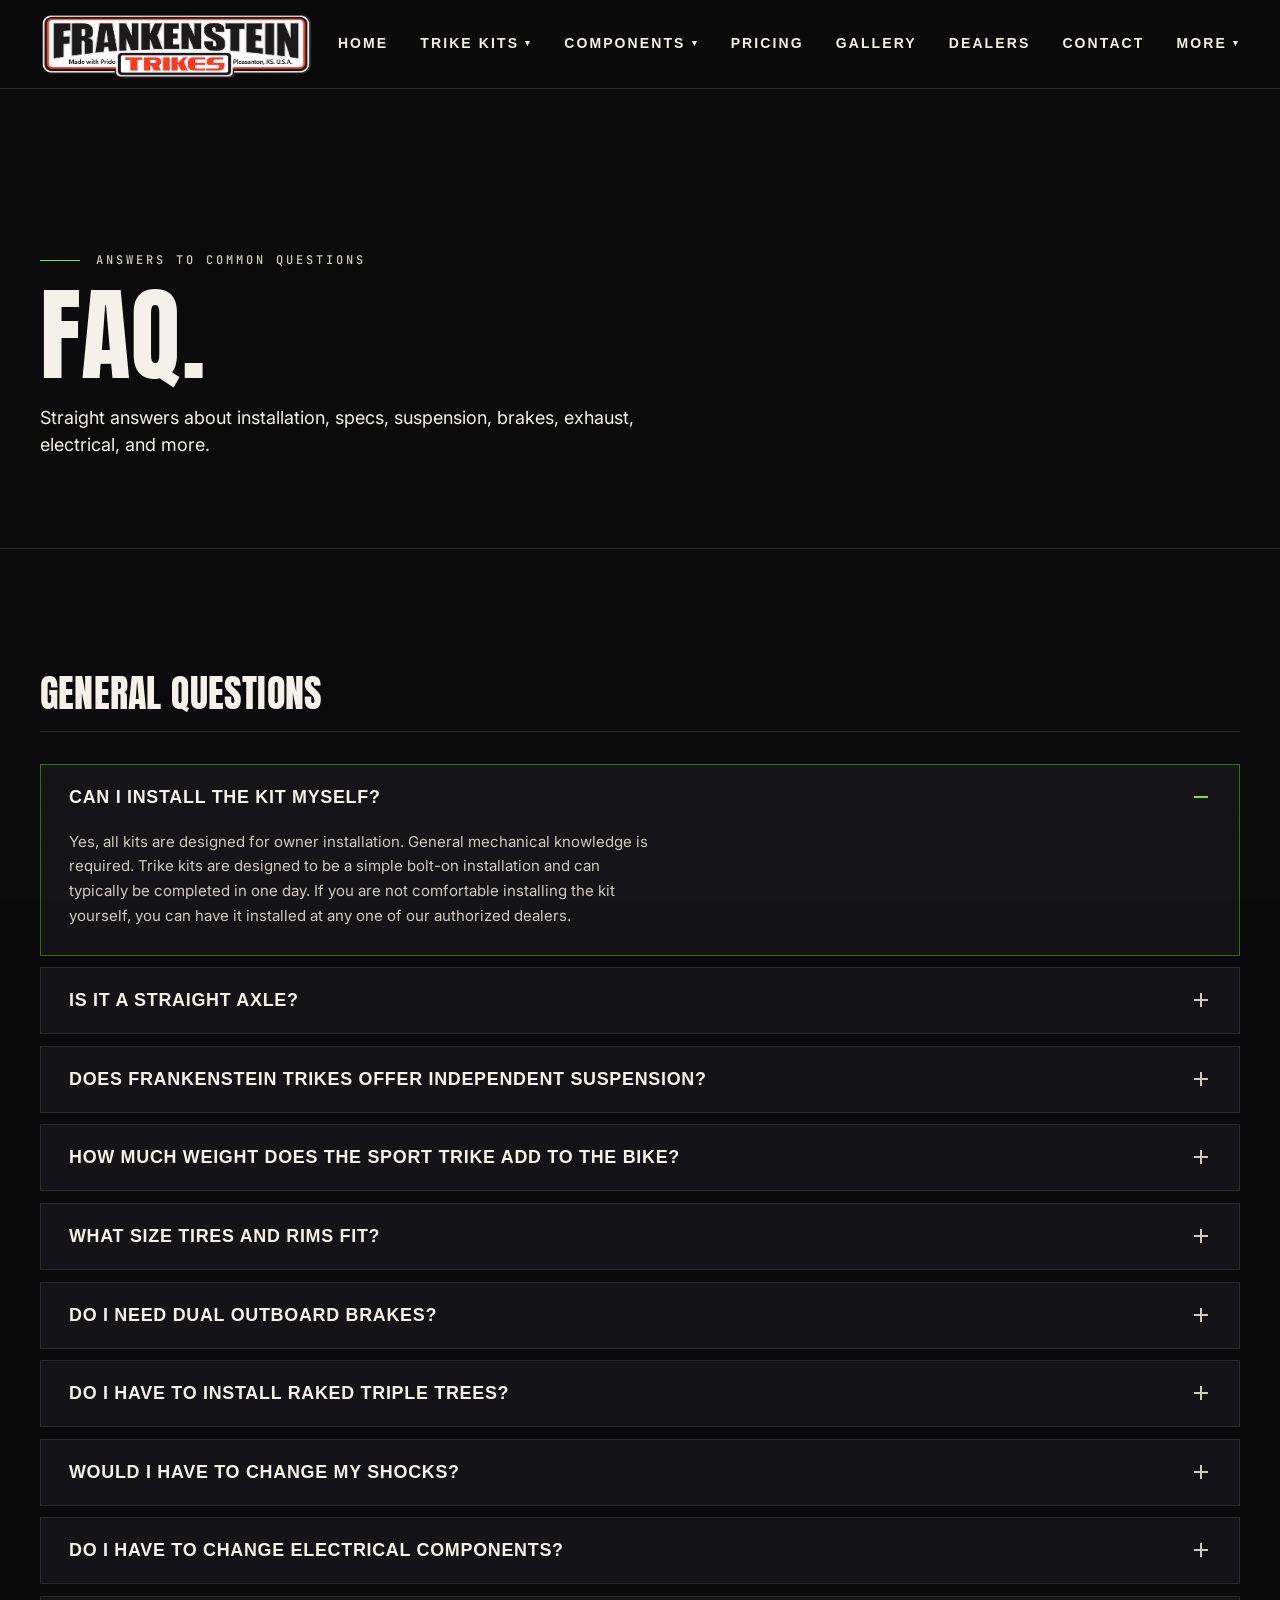
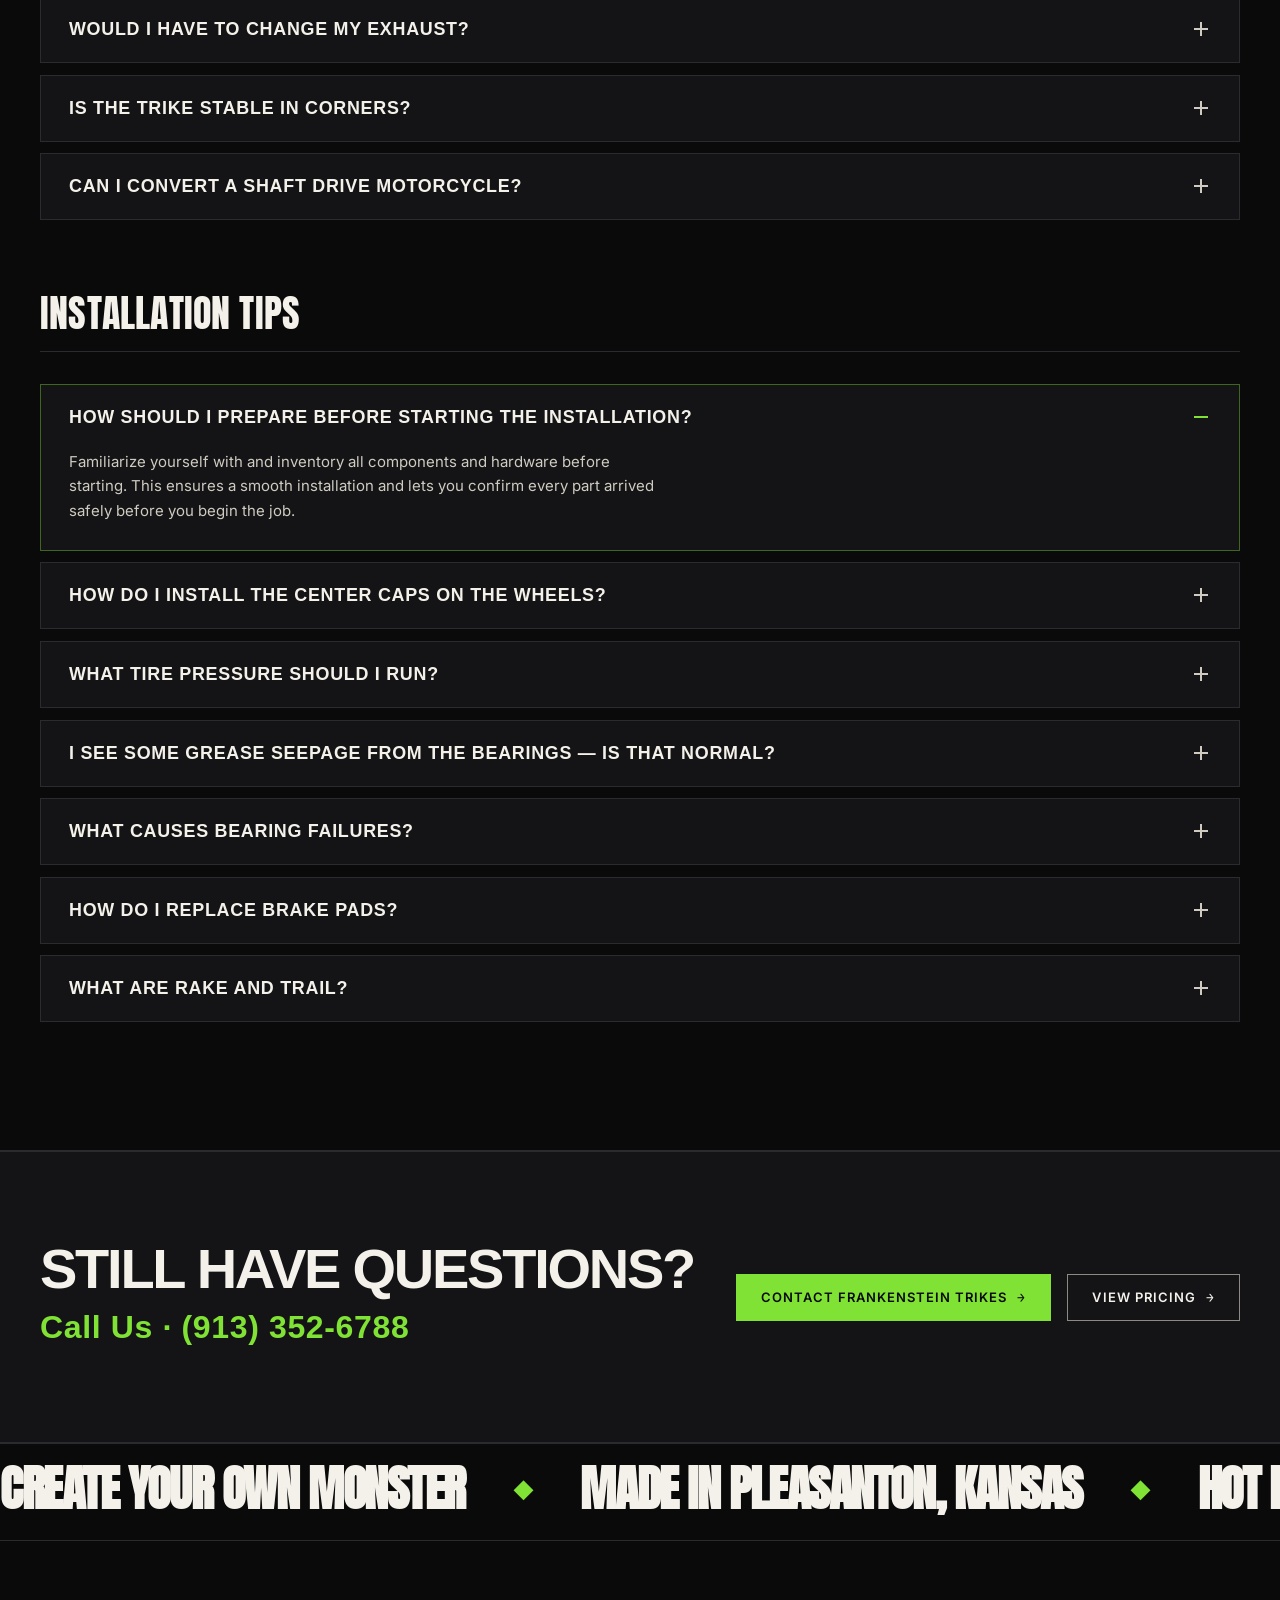
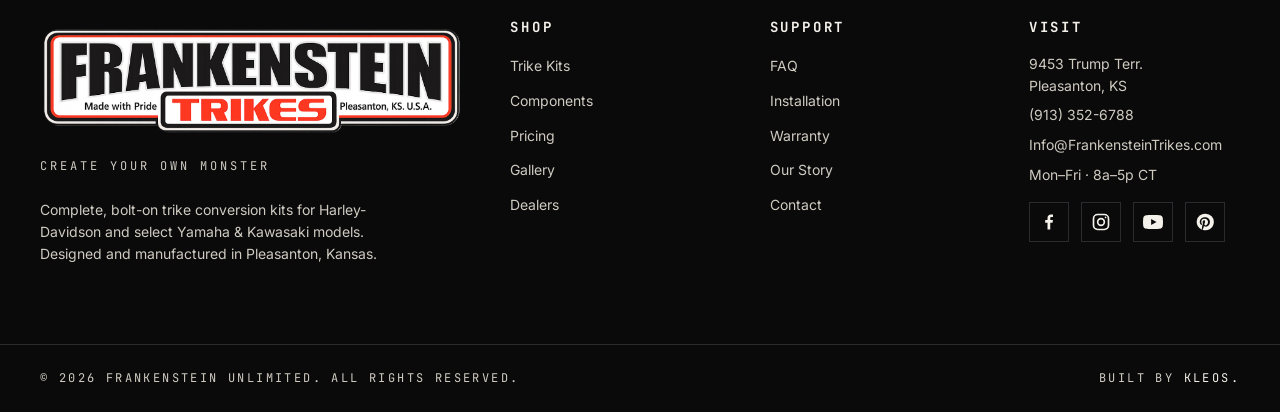
<file: faq.html>
<!DOCTYPE html>
<html lang="en">
<head>
  <meta charset="UTF-8" />
  <meta name="viewport" content="width=device-width, initial-scale=1.0" />
  <title>FAQ — Frankenstein Trikes</title>
  <meta name="description" content="Answers to common questions about Frankenstein Trikes kits, installation, and specs." />
  <link rel="preconnect" href="https://fonts.googleapis.com" />
  <link rel="preconnect" href="https://fonts.gstatic.com" crossorigin />
  <link rel="stylesheet" href="css/styles.css?v=2" />
</head>
<body>

  <header class="site-header">
    <nav class="nav" aria-label="Primary">
      <a href="index.html" class="nav__brand" aria-label="Frankenstein Trikes — Home">
        <img src="images/logo-crop.png" alt="Frankenstein Trikes" class="nav__logo" />
      </a>
      <button class="nav__toggle" aria-label="Toggle menu" aria-expanded="false">
        <span></span><span></span><span></span>
      </button>
      <ul class="nav__menu" role="menubar">
        <li class="nav__item"><a href="index.html" class="nav__link">Home</a></li>
        <li class="nav__item nav__item--has-dropdown">
          <a href="trike-kits.html" class="nav__link">Trike Kits <span class="nav__caret">▾</span></a>
          <div class="nav__dropdown">
            <a href="kit-detail.html?id=sportster">Sportster</a>
            <a href="kit-detail.html?id=dyna">Dyna</a>
            <a href="kit-detail.html?id=softail">Softail</a>
            <a href="kit-detail.html?id=rocker-breakout">Rocker &amp; Breakout</a>
            <a href="kit-detail.html?id=fatboy-heritage">Fat Boy &amp; Heritage</a>
            <a href="kit-detail.html?id=flt-flh-roadking">FLT FLH &amp; Roadking</a>
            <a href="kit-detail.html?id=v-rod">V-Rod</a>
            <a href="kit-detail.html?id=fxr">FXR</a>
            <a href="kit-detail.html?id=4-speed-fl-fx">4 Speed FL/FX</a>
            <a href="kit-detail.html?id=street">Street</a>
            <a href="kit-detail.html?id=yamaha">Yamaha</a>
            <a href="kit-detail.html?id=kawasaki-1700">Kawasaki 1700</a>
            <a href="kit-detail.html?id=dna-old-school">Frankenstein Old School</a>
          </div>
        </li>
        <li class="nav__item nav__item--has-dropdown">
          <a href="components.html" class="nav__link">Components <span class="nav__caret">▾</span></a>
          <div class="nav__dropdown">
            <a href="components.html#rear-ends">Rear Ends</a>
            <a href="components.html#swing-arms">Swing Arms</a>
            <a href="components.html#triple-trees">Triple Trees</a>
            <a href="components.html#wheels-tires">Wheels &amp; Tires</a>
            <a href="components.html#fenders-brackets">Fenders &amp; Brackets</a>
            <a href="components.html#exhaust">Exhaust</a>
            <a href="components.html#trailer-hitch">Trailer Hitch</a>
            <a href="components.html#parking-brake">Parking Brake</a>
            <a href="components.html#luggage-rack">Luggage Rack</a>
            <a href="components.html#outboard-brakes">Brakes / Outboard Brakes</a>
            <a href="components.html#t-shirts">T-Shirts</a>
            <a href="components.html#patches">Patches</a>
          </div>
        </li>
        <li class="nav__item"><a href="pricing.html" class="nav__link">Pricing</a></li>
        <li class="nav__item"><a href="gallery.html" class="nav__link">Gallery</a></li>
        <li class="nav__item"><a href="dealers.html" class="nav__link">Dealers</a></li>
        <li class="nav__item"><a href="contact.html" class="nav__link">Contact</a></li>
        <li class="nav__item nav__item--has-dropdown">
          <a href="#" class="nav__link" onclick="return false;">More <span class="nav__caret">▾</span></a>
          <div class="nav__dropdown">
            <a href="our-story.html">Our Story</a>
            <a href="faq.html">FAQ</a>
            <a href="installation.html">Installation</a>
            <a href="warranty.html">Warranty</a>
          </div>
        </li>
      </ul>
    </nav>
  </header>

  <main>
    <section class="page-header">
      <div class="container">
        <span class="eyebrow reveal">Answers to Common Questions</span>
        <h1 class="page-header__title reveal">FAQ.</h1>
        <p class="page-header__sub reveal">
          Straight answers about installation, specs, suspension, brakes,
          exhaust, electrical, and more.
        </p>
      </div>
    </section>

    <section class="section">
      <div class="container">
        <div id="faqContent" aria-live="polite">
          <p class="kit-grid__empty">Loading FAQ…</p>
        </div>
      </div>
    </section>

    <section class="cta-strip">
      <div class="container">
        <div class="cta-strip__inner reveal">
          <div>
            <h2 class="cta-strip__title">Still Have Questions?</h2>
            <a href="tel:+19133526788" class="cta-strip__phone">Call Us · (913) 352-6788</a>
          </div>
          <div class="cta-strip__actions">
            <a href="contact.html" class="btn btn--primary">Contact Frankenstein Trikes</a>
            <a href="pricing.html" class="btn btn--ghost">View Pricing</a>
          </div>
        </div>
      </div>
    </section>
  </main>

  <footer class="site-footer">
    <div class="marquee" aria-hidden="true">
      <div class="marquee__track">
        <span class="marquee__item">Create Your Own Monster</span>
        <span class="marquee__item">Made in Pleasanton, Kansas</span>
        <span class="marquee__item">Hot Rod Trike Kits</span>
        <span class="marquee__item">Bolt-On in One Day</span>
        <span class="marquee__item">Since 1995</span>
        <span class="marquee__item">3 Year Warranty</span>
      </div>
    </div>
    <div class="footer__main">
      <div>
        <div class="footer__brand">
          <img src="images/logo-crop.png" alt="Frankenstein Trikes" class="footer__logo" />
        </div>
        <p class="footer__tag">Create Your Own Monster</p>
        <p class="text-secondary" style="margin-top: 24px; font-size: 14px; max-width: 40ch;">
          Complete, bolt-on trike conversion kits for Harley-Davidson and select
          Yamaha &amp; Kawasaki models. Designed and manufactured in Pleasanton, Kansas.
        </p>
      </div>
      <div>
        <h4 class="footer__heading">Shop</h4>
        <ul class="footer__list">
          <li><a href="trike-kits.html">Trike Kits</a></li>
          <li><a href="components.html">Components</a></li>
          <li><a href="pricing.html">Pricing</a></li>
          <li><a href="gallery.html">Gallery</a></li>
          <li><a href="dealers.html">Dealers</a></li>
        </ul>
      </div>
      <div>
        <h4 class="footer__heading">Support</h4>
        <ul class="footer__list">
          <li><a href="faq.html">FAQ</a></li>
          <li><a href="installation.html">Installation</a></li>
          <li><a href="warranty.html">Warranty</a></li>
          <li><a href="our-story.html">Our Story</a></li>
          <li><a href="contact.html">Contact</a></li>
        </ul>
      </div>
      <div class="footer__contact">
        <h4 class="footer__heading">Visit</h4>
        <p>9453 Trump Terr.<br/>Pleasanton, KS</p>
        <p><a href="tel:+19133526788">(913) 352-6788</a></p>
        <p><a href="mailto:Info@FrankensteinTrikes.com">Info@FrankensteinTrikes.com</a></p>
        <p>Mon–Fri · 8a–5p CT</p>
        <div class="footer__social" aria-label="Social">
          <a href="https://www.facebook.com/FrankensteinTrikes/" aria-label="Facebook"><svg xmlns="http://www.w3.org/2000/svg" width="24" height="24" viewBox="0 0 24 24" fill="currentColor" aria-hidden="true"><path d="M13.5 21v-8.25h2.77l.43-3.23H13.5V7.47c0-.93.26-1.57 1.6-1.57h1.7V3.01c-.29-.04-1.3-.13-2.47-.13-2.44 0-4.12 1.49-4.12 4.22v2.42H7.42v3.23h2.79V21h3.29z"/></svg></a>
          <a href="https://www.instagram.com/frankensteintrikes" aria-label="Instagram"><svg xmlns="http://www.w3.org/2000/svg" width="24" height="24" viewBox="0 0 24 24" fill="none" stroke="currentColor" stroke-width="2" stroke-linecap="round" stroke-linejoin="round" aria-hidden="true"><rect x="3" y="3" width="18" height="18" rx="5"/><circle cx="12" cy="12" r="4"/><circle cx="17.5" cy="6.5" r="1" fill="currentColor" stroke="none"/></svg></a>
          <a href="https://www.youtube.com/@frankensteintrikesusa" aria-label="YouTube"><svg xmlns="http://www.w3.org/2000/svg" width="24" height="24" viewBox="0 0 24 24" fill="currentColor" aria-hidden="true"><path d="M23.5 6.2a3 3 0 0 0-2.1-2.1C19.5 3.5 12 3.5 12 3.5s-7.5 0-9.4.6A3 3 0 0 0 .5 6.2 31.3 31.3 0 0 0 0 12a31.3 31.3 0 0 0 .5 5.8 3 3 0 0 0 2.1 2.1c1.9.6 9.4.6 9.4.6s7.5 0 9.4-.6a3 3 0 0 0 2.1-2.1A31.3 31.3 0 0 0 24 12a31.3 31.3 0 0 0-.5-5.8zM9.75 15.5v-7l6.5 3.5-6.5 3.5z"/></svg></a>
          <a href="https://www.pinterest.com/frankensteintrikes/" aria-label="Pinterest"><svg xmlns="http://www.w3.org/2000/svg" width="24" height="24" viewBox="0 0 24 24" fill="currentColor" aria-hidden="true"><path d="M12 2a10 10 0 0 0-3.64 19.3c-.08-.78-.15-1.97.03-2.81.17-.76 1.1-4.85 1.1-4.85s-.28-.56-.28-1.4c0-1.3.76-2.28 1.7-2.28.8 0 1.19.6 1.19 1.32 0 .8-.51 2-.78 3.1-.22.93.47 1.68 1.38 1.68 1.65 0 2.92-1.74 2.92-4.26 0-2.23-1.6-3.78-3.88-3.78a4.03 4.03 0 0 0-4.2 4.03c0 .8.31 1.66.69 2.12.08.1.09.18.06.28l-.27 1.08c-.04.17-.14.21-.32.12-1.2-.55-1.94-2.3-1.94-3.7 0-3.01 2.18-5.78 6.3-5.78 3.31 0 5.87 2.36 5.87 5.5 0 3.29-2.07 5.94-4.95 5.94-.97 0-1.88-.5-2.19-1.1l-.6 2.27c-.22.83-.8 1.88-1.2 2.52A10 10 0 1 0 12 2z"/></svg></a>
        </div>
      </div>
    </div>
    <div class="footer__bottom">
      <div>&copy; 2026 Frankenstein Unlimited. All rights reserved.</div>
      <div>Built by <a href="https://kleosdesign.com" rel="noopener">Kleos.</a></div>
    </div>
  </footer>

  <script src="js/main.js"></script>
  <script>
    (function () {
      'use strict';

      const mount = document.getElementById('faqContent');
      if (!mount) return;

      const GROUPS = [
        { key: 'general',           title: 'General Questions' },
        { key: 'installation-tips', title: 'Installation Tips' }
      ];

      function escapeHtml(str) {
        return String(str == null ? '' : str).replace(/[&<>"']/g, (c) => ({
          '&': '&amp;', '<': '&lt;', '>': '&gt;', '"': '&quot;', "'": '&#39;'
        }[c]));
      }

      function renderGroup(group, items) {
        const listItems = items.map((item, idx) => {
          const openClass = idx === 0 ? ' is-open' : '';
          const expanded = idx === 0 ? 'true' : 'false';
          const panelId = `faq-panel-${escapeHtml(item.id)}`;
          const btnId = `faq-btn-${escapeHtml(item.id)}`;
          return `
            <div class="faq-item${openClass}" data-faq-item>
              <button type="button" class="faq-item__head" aria-expanded="${expanded}" aria-controls="${panelId}" id="${btnId}">
                <span class="faq-item__question">${escapeHtml(item.question)}</span>
                <span class="faq-item__icon" aria-hidden="true"></span>
              </button>
              <div class="faq-item__body" id="${panelId}" role="region" aria-labelledby="${btnId}">
                <div class="faq-item__body-inner">
                  <p class="faq-item__answer">${escapeHtml(item.answer)}</p>
                </div>
              </div>
            </div>
          `;
        }).join('');

        return `
          <div class="faq-group">
            <h2 class="faq-group__heading">${escapeHtml(group.title)}</h2>
            <div class="faq-list">${listItems}</div>
          </div>
        `;
      }

      function render(allFaqs) {
        const sections = GROUPS
          .map(group => {
            const items = allFaqs.filter(f => f.category === group.key);
            return items.length ? renderGroup(group, items) : '';
          })
          .filter(Boolean)
          .join('');

        mount.innerHTML = sections || '<p class="kit-grid__empty">No FAQ entries available.</p>';

        mount.querySelectorAll('[data-faq-item]').forEach(item => {
          const btn = item.querySelector('.faq-item__head');
          if (!btn) return;
          btn.addEventListener('click', () => {
            const willOpen = !item.classList.contains('is-open');
            item.classList.toggle('is-open', willOpen);
            btn.setAttribute('aria-expanded', willOpen ? 'true' : 'false');
          });
        });

        if (window.FrankReveal) window.FrankReveal.apply(mount);
      }

      fetch('data/faq.json')
        .then(r => {
          if (!r.ok) throw new Error('Failed to load FAQ');
          return r.json();
        })
        .then(data => {
          render(Array.isArray(data) ? data : []);
        })
        .catch(err => {
          mount.innerHTML = `<p class="kit-grid__empty">Unable to load FAQ — ${escapeHtml(err.message)}.</p>`;
        });
    })();
  </script>
</body>
</html>
</file>
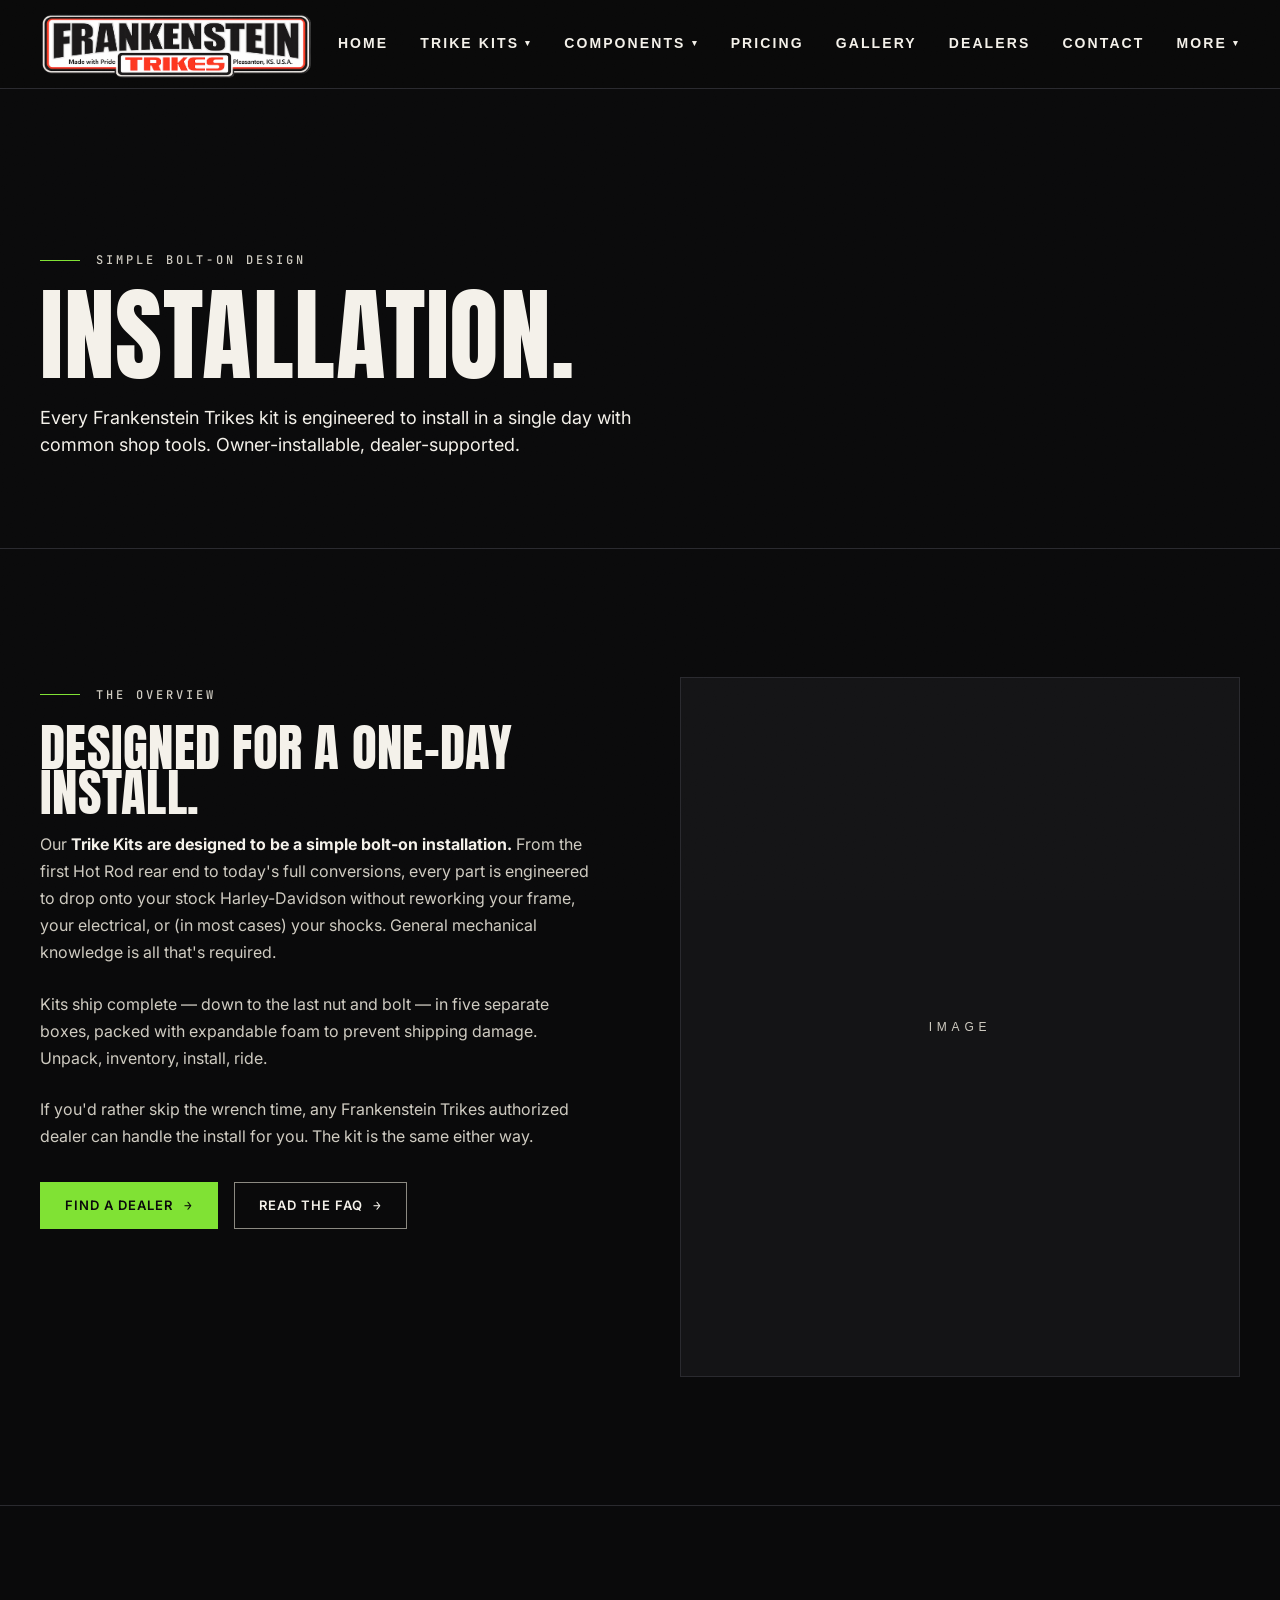
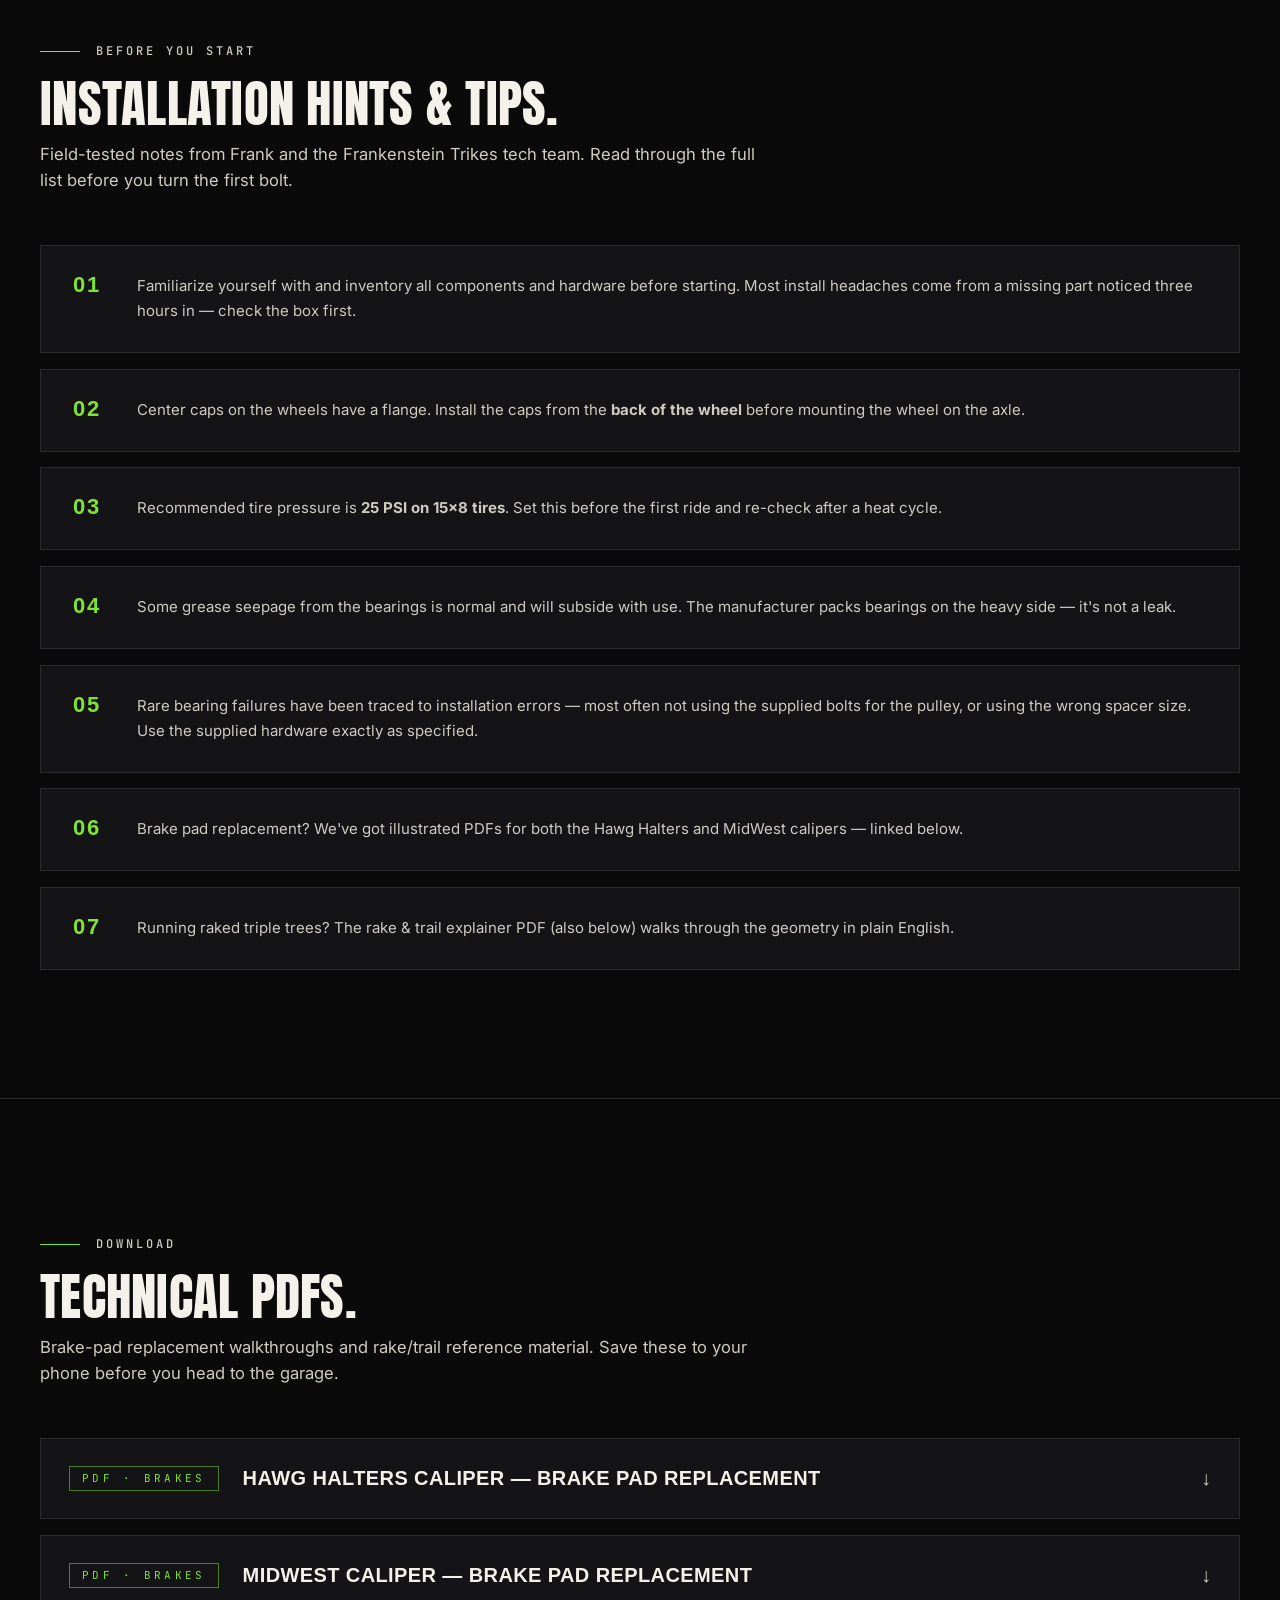
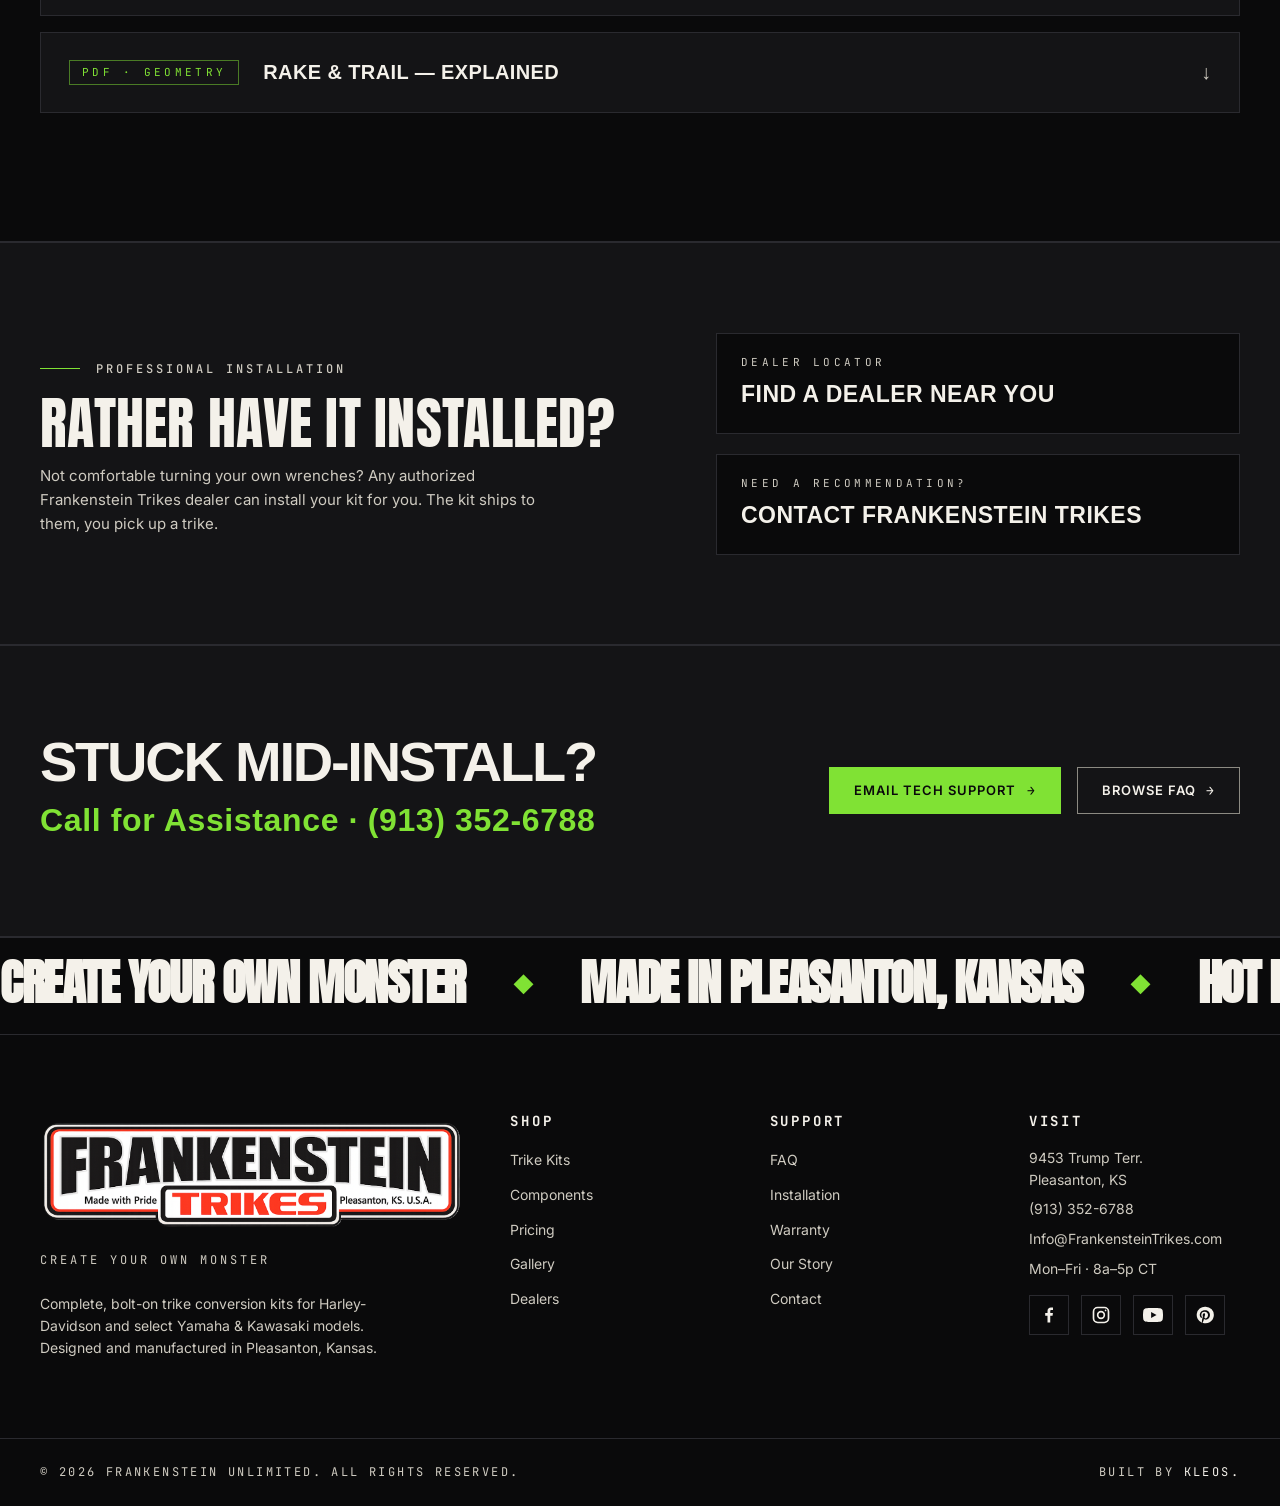
<file: installation.html>
<!DOCTYPE html>
<html lang="en">
<head>
  <meta charset="UTF-8" />
  <meta name="viewport" content="width=device-width, initial-scale=1.0" />
  <title>Installation — Frankenstein Trikes</title>
  <meta name="description" content="Installation overview, hints, tips, and technical PDFs for Frankenstein Trikes conversion kits." />
  <link rel="preconnect" href="https://fonts.googleapis.com" />
  <link rel="preconnect" href="https://fonts.gstatic.com" crossorigin />
  <link rel="stylesheet" href="css/styles.css?v=2" />
</head>
<body>

  <header class="site-header">
    <nav class="nav" aria-label="Primary">
      <a href="index.html" class="nav__brand" aria-label="Frankenstein Trikes — Home">
        <img src="images/logo-crop.png" alt="Frankenstein Trikes" class="nav__logo" />
      </a>
      <button class="nav__toggle" aria-label="Toggle menu" aria-expanded="false">
        <span></span><span></span><span></span>
      </button>
      <ul class="nav__menu" role="menubar">
        <li class="nav__item"><a href="index.html" class="nav__link">Home</a></li>
        <li class="nav__item nav__item--has-dropdown">
          <a href="trike-kits.html" class="nav__link">Trike Kits <span class="nav__caret">▾</span></a>
          <div class="nav__dropdown">
            <a href="kit-detail.html?id=sportster">Sportster</a>
            <a href="kit-detail.html?id=dyna">Dyna</a>
            <a href="kit-detail.html?id=softail">Softail</a>
            <a href="kit-detail.html?id=rocker-breakout">Rocker &amp; Breakout</a>
            <a href="kit-detail.html?id=fatboy-heritage">Fat Boy &amp; Heritage</a>
            <a href="kit-detail.html?id=flt-flh-roadking">FLT FLH &amp; Roadking</a>
            <a href="kit-detail.html?id=v-rod">V-Rod</a>
            <a href="kit-detail.html?id=fxr">FXR</a>
            <a href="kit-detail.html?id=4-speed-fl-fx">4 Speed FL/FX</a>
            <a href="kit-detail.html?id=street">Street</a>
            <a href="kit-detail.html?id=yamaha">Yamaha</a>
            <a href="kit-detail.html?id=kawasaki-1700">Kawasaki 1700</a>
            <a href="kit-detail.html?id=dna-old-school">Frankenstein Old School</a>
          </div>
        </li>
        <li class="nav__item nav__item--has-dropdown">
          <a href="components.html" class="nav__link">Components <span class="nav__caret">▾</span></a>
          <div class="nav__dropdown">
            <a href="components.html#rear-ends">Rear Ends</a>
            <a href="components.html#swing-arms">Swing Arms</a>
            <a href="components.html#triple-trees">Triple Trees</a>
            <a href="components.html#wheels-tires">Wheels &amp; Tires</a>
            <a href="components.html#fenders-brackets">Fenders &amp; Brackets</a>
            <a href="components.html#exhaust">Exhaust</a>
            <a href="components.html#trailer-hitch">Trailer Hitch</a>
            <a href="components.html#parking-brake">Parking Brake</a>
            <a href="components.html#luggage-rack">Luggage Rack</a>
            <a href="components.html#outboard-brakes">Brakes / Outboard Brakes</a>
            <a href="components.html#t-shirts">T-Shirts</a>
            <a href="components.html#patches">Patches</a>
          </div>
        </li>
        <li class="nav__item"><a href="pricing.html" class="nav__link">Pricing</a></li>
        <li class="nav__item"><a href="gallery.html" class="nav__link">Gallery</a></li>
        <li class="nav__item"><a href="dealers.html" class="nav__link">Dealers</a></li>
        <li class="nav__item"><a href="contact.html" class="nav__link">Contact</a></li>
        <li class="nav__item nav__item--has-dropdown">
          <a href="#" class="nav__link" onclick="return false;">More <span class="nav__caret">▾</span></a>
          <div class="nav__dropdown">
            <a href="our-story.html">Our Story</a>
            <a href="faq.html">FAQ</a>
            <a href="installation.html">Installation</a>
            <a href="warranty.html">Warranty</a>
          </div>
        </li>
      </ul>
    </nav>
  </header>

  <main>
    <section class="page-header">
      <div class="container">
        <span class="eyebrow reveal">Simple Bolt-On Design</span>
        <h1 class="page-header__title reveal">Installation.</h1>
        <p class="page-header__sub reveal">
          Every Frankenstein Trikes kit is engineered to install in a single day
          with common shop tools. Owner-installable, dealer-supported.
        </p>
      </div>
    </section>

    <!-- =========================================================
         OVERVIEW — Two column
         ========================================================= -->
    <section class="section">
      <div class="container">
        <div class="two-col">
          <div class="reveal">
            <span class="eyebrow">The Overview</span>
            <h2 class="section__title">Designed for a One-Day Install.</h2>
            <p class="install-overview">
              Our <strong>Trike Kits are designed to be a simple bolt-on installation.</strong>
              From the first Hot Rod rear end to today's full conversions, every
              part is engineered to drop onto your stock Harley-Davidson without
              reworking your frame, your electrical, or (in most cases) your
              shocks. General mechanical knowledge is all that's required.
            </p>
            <p class="install-overview">
              Kits ship complete — down to the last nut and bolt — in five
              separate boxes, packed with expandable foam to prevent shipping
              damage. Unpack, inventory, install, ride.
            </p>
            <p class="install-overview">
              If you'd rather skip the wrench time, any Frankenstein Trikes
              authorized dealer can handle the install for you. The kit is the
              same either way.
            </p>
            <div class="btn-row">
              <a href="dealers.html" class="btn btn--primary">Find a Dealer</a>
              <a href="faq.html" class="btn btn--ghost">Read the FAQ</a>
            </div>
          </div>

          <div class="two-col__media reveal" aria-label="Installation workshop photo"></div>
        </div>
      </div>
    </section>

    <!-- =========================================================
         HINTS & TIPS
         ========================================================= -->
    <section class="section">
      <div class="container">
        <span class="eyebrow reveal">Before You Start</span>
        <h2 class="section__title reveal">Installation Hints &amp; Tips.</h2>
        <p class="section__lede reveal">
          Field-tested notes from Frank and the Frankenstein Trikes tech team. Read
          through the full list before you turn the first bolt.
        </p>

        <ol class="tip-list reveal">
          <li>
            Familiarize yourself with and inventory all components and hardware
            before starting. Most install headaches come from a missing part
            noticed three hours in — check the box first.
          </li>
          <li>
            Center caps on the wheels have a flange. Install the caps from the
            <strong>back of the wheel</strong> before mounting the wheel on the axle.
          </li>
          <li>
            Recommended tire pressure is <strong>25 PSI on 15×8 tires</strong>.
            Set this before the first ride and re-check after a heat cycle.
          </li>
          <li>
            Some grease seepage from the bearings is normal and will subside
            with use. The manufacturer packs bearings on the heavy side — it's
            not a leak.
          </li>
          <li>
            Rare bearing failures have been traced to installation errors — most
            often not using the supplied bolts for the pulley, or using the
            wrong spacer size. Use the supplied hardware exactly as specified.
          </li>
          <li>
            Brake pad replacement? We've got illustrated PDFs for both the Hawg
            Halters and MidWest calipers — linked below.
          </li>
          <li>
            Running raked triple trees? The rake &amp; trail explainer PDF
            (also below) walks through the geometry in plain English.
          </li>
        </ol>
      </div>
    </section>

    <!-- =========================================================
         TECHNICAL PDFs
         ========================================================= -->
    <section class="section">
      <div class="container">
        <span class="eyebrow reveal">Download</span>
        <h2 class="section__title reveal">Technical PDFs.</h2>
        <p class="section__lede reveal">
          Brake-pad replacement walkthroughs and rake/trail reference material.
          Save these to your phone before you head to the garage.
        </p>

        <div class="pdf-links reveal">
          <a href="https://frankensteintrikes.com/Hawg_Halters_Brake_Pad_Instructions.pdf" class="pdf-link" rel="noopener">
            <span class="pdf-link__tag">PDF · Brakes</span>
            <span class="pdf-link__label">Hawg Halters Caliper — Brake Pad Replacement</span>
            <span class="pdf-link__arrow">↓</span>
          </a>
          <a href="https://frankensteintrikes.com/MidWest_Brake_Pad_Instructions.pdf" class="pdf-link" rel="noopener">
            <span class="pdf-link__tag">PDF · Brakes</span>
            <span class="pdf-link__label">MidWest Caliper — Brake Pad Replacement</span>
            <span class="pdf-link__arrow">↓</span>
          </a>
          <a href="https://frankensteintrikes.com/Rake_and_Trail_Explanation.pdf" class="pdf-link" rel="noopener">
            <span class="pdf-link__tag">PDF · Geometry</span>
            <span class="pdf-link__label">Rake &amp; Trail — Explained</span>
            <span class="pdf-link__arrow">↓</span>
          </a>
        </div>
      </div>
    </section>

    <!-- =========================================================
         FIND A DEALER CTA
         ========================================================= -->
    <section class="become-dealer">
      <div class="container">
        <div class="become-dealer__inner">
          <div class="reveal">
            <span class="eyebrow">Professional Installation</span>
            <h2 class="become-dealer__title">Rather Have It Installed?</h2>
            <p class="become-dealer__desc">
              Not comfortable turning your own wrenches? Any authorized
              Frankenstein Trikes dealer can install your kit for you. The kit
              ships to them, you pick up a trike.
            </p>
          </div>
          <div class="become-dealer__contacts reveal">
            <a href="dealers.html" class="become-dealer__contact">
              <span class="become-dealer__contact-label">Dealer Locator</span>
              <span class="become-dealer__contact-value">Find a Dealer Near You</span>
            </a>
            <a href="contact.html" class="become-dealer__contact">
              <span class="become-dealer__contact-label">Need a Recommendation?</span>
              <span class="become-dealer__contact-value">Contact Frankenstein Trikes</span>
            </a>
          </div>
        </div>
      </div>
    </section>

    <!-- =========================================================
         CALL FOR ASSISTANCE CTA STRIP
         ========================================================= -->
    <section class="cta-strip">
      <div class="container">
        <div class="cta-strip__inner reveal">
          <div>
            <h2 class="cta-strip__title">Stuck Mid-Install?</h2>
            <a href="tel:+19133526788" class="cta-strip__phone">Call for Assistance · (913) 352-6788</a>
          </div>
          <div class="cta-strip__actions">
            <a href="contact.html" class="btn btn--primary">Email Tech Support</a>
            <a href="faq.html" class="btn btn--ghost">Browse FAQ</a>
          </div>
        </div>
      </div>
    </section>
  </main>

  <footer class="site-footer">
    <div class="marquee" aria-hidden="true">
      <div class="marquee__track">
        <span class="marquee__item">Create Your Own Monster</span>
        <span class="marquee__item">Made in Pleasanton, Kansas</span>
        <span class="marquee__item">Hot Rod Trike Kits</span>
        <span class="marquee__item">Bolt-On in One Day</span>
        <span class="marquee__item">Since 1995</span>
        <span class="marquee__item">3 Year Warranty</span>
      </div>
    </div>
    <div class="footer__main">
      <div>
        <div class="footer__brand">
          <img src="images/logo-crop.png" alt="Frankenstein Trikes" class="footer__logo" />
        </div>
        <p class="footer__tag">Create Your Own Monster</p>
        <p class="text-secondary" style="margin-top: 24px; font-size: 14px; max-width: 40ch;">
          Complete, bolt-on trike conversion kits for Harley-Davidson and select
          Yamaha &amp; Kawasaki models. Designed and manufactured in Pleasanton, Kansas.
        </p>
      </div>
      <div>
        <h4 class="footer__heading">Shop</h4>
        <ul class="footer__list">
          <li><a href="trike-kits.html">Trike Kits</a></li>
          <li><a href="components.html">Components</a></li>
          <li><a href="pricing.html">Pricing</a></li>
          <li><a href="gallery.html">Gallery</a></li>
          <li><a href="dealers.html">Dealers</a></li>
        </ul>
      </div>
      <div>
        <h4 class="footer__heading">Support</h4>
        <ul class="footer__list">
          <li><a href="faq.html">FAQ</a></li>
          <li><a href="installation.html">Installation</a></li>
          <li><a href="warranty.html">Warranty</a></li>
          <li><a href="our-story.html">Our Story</a></li>
          <li><a href="contact.html">Contact</a></li>
        </ul>
      </div>
      <div class="footer__contact">
        <h4 class="footer__heading">Visit</h4>
        <p>9453 Trump Terr.<br/>Pleasanton, KS</p>
        <p><a href="tel:+19133526788">(913) 352-6788</a></p>
        <p><a href="mailto:Info@FrankensteinTrikes.com">Info@FrankensteinTrikes.com</a></p>
        <p>Mon–Fri · 8a–5p CT</p>
        <div class="footer__social" aria-label="Social">
          <a href="https://www.facebook.com/FrankensteinTrikes/" aria-label="Facebook"><svg xmlns="http://www.w3.org/2000/svg" width="24" height="24" viewBox="0 0 24 24" fill="currentColor" aria-hidden="true"><path d="M13.5 21v-8.25h2.77l.43-3.23H13.5V7.47c0-.93.26-1.57 1.6-1.57h1.7V3.01c-.29-.04-1.3-.13-2.47-.13-2.44 0-4.12 1.49-4.12 4.22v2.42H7.42v3.23h2.79V21h3.29z"/></svg></a>
          <a href="https://www.instagram.com/frankensteintrikes" aria-label="Instagram"><svg xmlns="http://www.w3.org/2000/svg" width="24" height="24" viewBox="0 0 24 24" fill="none" stroke="currentColor" stroke-width="2" stroke-linecap="round" stroke-linejoin="round" aria-hidden="true"><rect x="3" y="3" width="18" height="18" rx="5"/><circle cx="12" cy="12" r="4"/><circle cx="17.5" cy="6.5" r="1" fill="currentColor" stroke="none"/></svg></a>
          <a href="https://www.youtube.com/@frankensteintrikesusa" aria-label="YouTube"><svg xmlns="http://www.w3.org/2000/svg" width="24" height="24" viewBox="0 0 24 24" fill="currentColor" aria-hidden="true"><path d="M23.5 6.2a3 3 0 0 0-2.1-2.1C19.5 3.5 12 3.5 12 3.5s-7.5 0-9.4.6A3 3 0 0 0 .5 6.2 31.3 31.3 0 0 0 0 12a31.3 31.3 0 0 0 .5 5.8 3 3 0 0 0 2.1 2.1c1.9.6 9.4.6 9.4.6s7.5 0 9.4-.6a3 3 0 0 0 2.1-2.1A31.3 31.3 0 0 0 24 12a31.3 31.3 0 0 0-.5-5.8zM9.75 15.5v-7l6.5 3.5-6.5 3.5z"/></svg></a>
          <a href="https://www.pinterest.com/frankensteintrikes/" aria-label="Pinterest"><svg xmlns="http://www.w3.org/2000/svg" width="24" height="24" viewBox="0 0 24 24" fill="currentColor" aria-hidden="true"><path d="M12 2a10 10 0 0 0-3.64 19.3c-.08-.78-.15-1.97.03-2.81.17-.76 1.1-4.85 1.1-4.85s-.28-.56-.28-1.4c0-1.3.76-2.28 1.7-2.28.8 0 1.19.6 1.19 1.32 0 .8-.51 2-.78 3.1-.22.93.47 1.68 1.38 1.68 1.65 0 2.92-1.74 2.92-4.26 0-2.23-1.6-3.78-3.88-3.78a4.03 4.03 0 0 0-4.2 4.03c0 .8.31 1.66.69 2.12.08.1.09.18.06.28l-.27 1.08c-.04.17-.14.21-.32.12-1.2-.55-1.94-2.3-1.94-3.7 0-3.01 2.18-5.78 6.3-5.78 3.31 0 5.87 2.36 5.87 5.5 0 3.29-2.07 5.94-4.95 5.94-.97 0-1.88-.5-2.19-1.1l-.6 2.27c-.22.83-.8 1.88-1.2 2.52A10 10 0 1 0 12 2z"/></svg></a>
        </div>
      </div>
    </div>
    <div class="footer__bottom">
      <div>&copy; 2026 Frankenstein Unlimited. All rights reserved.</div>
      <div>Built by <a href="https://kleosdesign.com" rel="noopener">Kleos.</a></div>
    </div>
  </footer>

  <script src="js/main.js"></script>
</body>
</html>
</file>
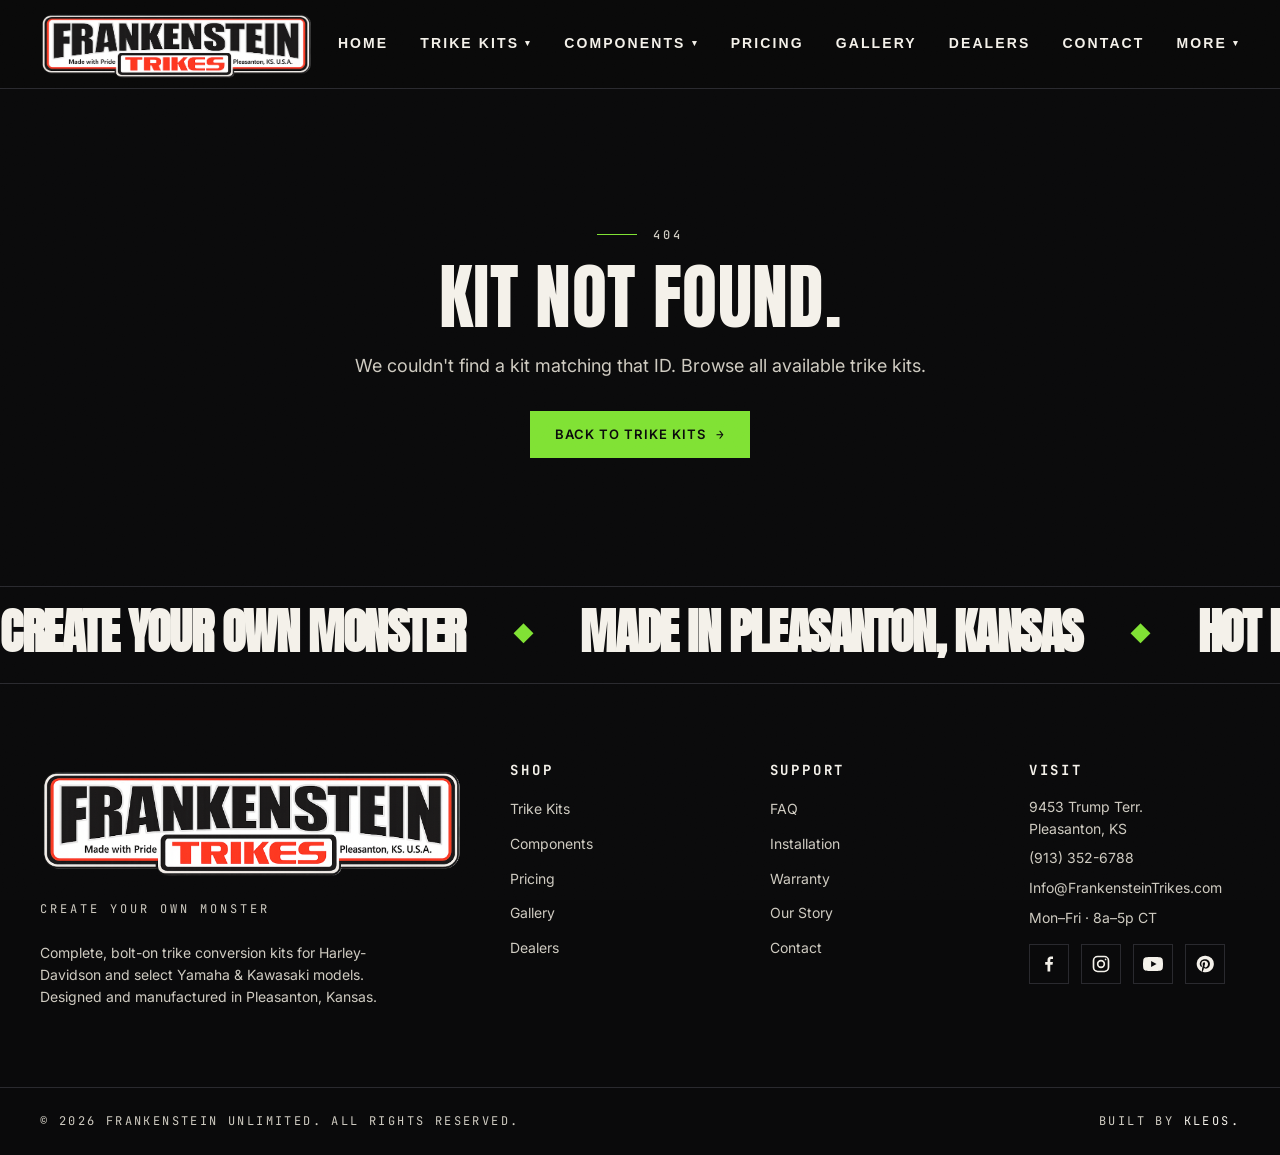
<file: kit-detail.html>
<!DOCTYPE html>
<html lang="en">
<head>
  <meta charset="UTF-8" />
  <meta name="viewport" content="width=device-width, initial-scale=1.0" />
  <title>Kit Detail — Frankenstein Trikes</title>
  <meta name="description" content="Kit details: year/model breakdown, specs, pricing, and testimonials." />
  <link rel="preconnect" href="https://fonts.googleapis.com" />
  <link rel="preconnect" href="https://fonts.gstatic.com" crossorigin />
  <link rel="stylesheet" href="css/styles.css?v=2" />
</head>
<body>

  <header class="site-header">
    <nav class="nav" aria-label="Primary">
      <a href="index.html" class="nav__brand" aria-label="Frankenstein Trikes — Home">
        <img src="images/logo-crop.png" alt="Frankenstein Trikes" class="nav__logo" />
      </a>
      <button class="nav__toggle" aria-label="Toggle menu" aria-expanded="false">
        <span></span><span></span><span></span>
      </button>
      <ul class="nav__menu" role="menubar">
        <li class="nav__item"><a href="index.html" class="nav__link">Home</a></li>
        <li class="nav__item nav__item--has-dropdown">
          <a href="trike-kits.html" class="nav__link">Trike Kits <span class="nav__caret">▾</span></a>
          <div class="nav__dropdown">
            <a href="kit-detail.html?id=sportster">Sportster</a>
            <a href="kit-detail.html?id=dyna">Dyna</a>
            <a href="kit-detail.html?id=softail">Softail</a>
            <a href="kit-detail.html?id=rocker-breakout">Rocker &amp; Breakout</a>
            <a href="kit-detail.html?id=fatboy-heritage">Fat Boy &amp; Heritage</a>
            <a href="kit-detail.html?id=flt-flh-roadking">FLT FLH &amp; Roadking</a>
            <a href="kit-detail.html?id=v-rod">V-Rod</a>
            <a href="kit-detail.html?id=fxr">FXR</a>
            <a href="kit-detail.html?id=4-speed-fl-fx">4 Speed FL/FX</a>
            <a href="kit-detail.html?id=street">Street</a>
            <a href="kit-detail.html?id=yamaha">Yamaha</a>
            <a href="kit-detail.html?id=kawasaki-1700">Kawasaki 1700</a>
            <a href="kit-detail.html?id=dna-old-school">Frankenstein Old School</a>
          </div>
        </li>
        <li class="nav__item nav__item--has-dropdown">
          <a href="components.html" class="nav__link">Components <span class="nav__caret">▾</span></a>
          <div class="nav__dropdown">
            <a href="components.html#rear-ends">Rear Ends</a>
            <a href="components.html#swing-arms">Swing Arms</a>
            <a href="components.html#triple-trees">Triple Trees</a>
            <a href="components.html#wheels-tires">Wheels &amp; Tires</a>
            <a href="components.html#fenders-brackets">Fenders &amp; Brackets</a>
            <a href="components.html#exhaust">Exhaust</a>
            <a href="components.html#trailer-hitch">Trailer Hitch</a>
            <a href="components.html#parking-brake">Parking Brake</a>
            <a href="components.html#luggage-rack">Luggage Rack</a>
            <a href="components.html#outboard-brakes">Brakes / Outboard Brakes</a>
            <a href="components.html#t-shirts">T-Shirts</a>
            <a href="components.html#patches">Patches</a>
          </div>
        </li>
        <li class="nav__item"><a href="pricing.html" class="nav__link">Pricing</a></li>
        <li class="nav__item"><a href="gallery.html" class="nav__link">Gallery</a></li>
        <li class="nav__item"><a href="dealers.html" class="nav__link">Dealers</a></li>
        <li class="nav__item"><a href="contact.html" class="nav__link">Contact</a></li>
        <li class="nav__item nav__item--has-dropdown">
          <a href="#" class="nav__link" onclick="return false;">More <span class="nav__caret">▾</span></a>
          <div class="nav__dropdown">
            <a href="our-story.html">Our Story</a>
            <a href="faq.html">FAQ</a>
            <a href="installation.html">Installation</a>
            <a href="warranty.html">Warranty</a>
          </div>
        </li>
      </ul>
    </nav>
  </header>

  <main id="kitMain">
    <section class="section">
      <div class="container">
        <p class="text-secondary">Loading kit…</p>
      </div>
    </section>
  </main>

  <div class="lightbox" id="docLightbox" aria-hidden="true" role="dialog" aria-modal="true" aria-label="Document viewer">
    <button type="button" class="lightbox__close" id="docLightboxClose" aria-label="Close">&times;</button>
    <figure class="lightbox__figure">
      <img class="lightbox__img" id="docLightboxImg" alt="" />
    </figure>
  </div>

  <footer class="site-footer">
    <div class="marquee" aria-hidden="true">
      <div class="marquee__track">
        <span class="marquee__item">Create Your Own Monster</span>
        <span class="marquee__item">Made in Pleasanton, Kansas</span>
        <span class="marquee__item">Hot Rod Trike Kits</span>
        <span class="marquee__item">Bolt-On in One Day</span>
        <span class="marquee__item">Since 1995</span>
        <span class="marquee__item">3 Year Warranty</span>
      </div>
    </div>
    <div class="footer__main">
      <div>
        <div class="footer__brand">
          <img src="images/logo-crop.png" alt="Frankenstein Trikes" class="footer__logo" />
        </div>
        <p class="footer__tag">Create Your Own Monster</p>
        <p class="text-secondary" style="margin-top: 24px; font-size: 14px; max-width: 40ch;">
          Complete, bolt-on trike conversion kits for Harley-Davidson and select
          Yamaha &amp; Kawasaki models. Designed and manufactured in Pleasanton, Kansas.
        </p>
      </div>
      <div>
        <h4 class="footer__heading">Shop</h4>
        <ul class="footer__list">
          <li><a href="trike-kits.html">Trike Kits</a></li>
          <li><a href="components.html">Components</a></li>
          <li><a href="pricing.html">Pricing</a></li>
          <li><a href="gallery.html">Gallery</a></li>
          <li><a href="dealers.html">Dealers</a></li>
        </ul>
      </div>
      <div>
        <h4 class="footer__heading">Support</h4>
        <ul class="footer__list">
          <li><a href="faq.html">FAQ</a></li>
          <li><a href="installation.html">Installation</a></li>
          <li><a href="warranty.html">Warranty</a></li>
          <li><a href="our-story.html">Our Story</a></li>
          <li><a href="contact.html">Contact</a></li>
        </ul>
      </div>
      <div class="footer__contact">
        <h4 class="footer__heading">Visit</h4>
        <p>9453 Trump Terr.<br/>Pleasanton, KS</p>
        <p><a href="tel:+19133526788">(913) 352-6788</a></p>
        <p><a href="mailto:Info@FrankensteinTrikes.com">Info@FrankensteinTrikes.com</a></p>
        <p>Mon–Fri · 8a–5p CT</p>
        <div class="footer__social" aria-label="Social">
          <a href="https://www.facebook.com/FrankensteinTrikes/" aria-label="Facebook"><svg xmlns="http://www.w3.org/2000/svg" width="24" height="24" viewBox="0 0 24 24" fill="currentColor" aria-hidden="true"><path d="M13.5 21v-8.25h2.77l.43-3.23H13.5V7.47c0-.93.26-1.57 1.6-1.57h1.7V3.01c-.29-.04-1.3-.13-2.47-.13-2.44 0-4.12 1.49-4.12 4.22v2.42H7.42v3.23h2.79V21h3.29z"/></svg></a>
          <a href="https://www.instagram.com/frankensteintrikes" aria-label="Instagram"><svg xmlns="http://www.w3.org/2000/svg" width="24" height="24" viewBox="0 0 24 24" fill="none" stroke="currentColor" stroke-width="2" stroke-linecap="round" stroke-linejoin="round" aria-hidden="true"><rect x="3" y="3" width="18" height="18" rx="5"/><circle cx="12" cy="12" r="4"/><circle cx="17.5" cy="6.5" r="1" fill="currentColor" stroke="none"/></svg></a>
          <a href="https://www.youtube.com/@frankensteintrikesusa" aria-label="YouTube"><svg xmlns="http://www.w3.org/2000/svg" width="24" height="24" viewBox="0 0 24 24" fill="currentColor" aria-hidden="true"><path d="M23.5 6.2a3 3 0 0 0-2.1-2.1C19.5 3.5 12 3.5 12 3.5s-7.5 0-9.4.6A3 3 0 0 0 .5 6.2 31.3 31.3 0 0 0 0 12a31.3 31.3 0 0 0 .5 5.8 3 3 0 0 0 2.1 2.1c1.9.6 9.4.6 9.4.6s7.5 0 9.4-.6a3 3 0 0 0 2.1-2.1A31.3 31.3 0 0 0 24 12a31.3 31.3 0 0 0-.5-5.8zM9.75 15.5v-7l6.5 3.5-6.5 3.5z"/></svg></a>
          <a href="https://www.pinterest.com/frankensteintrikes/" aria-label="Pinterest"><svg xmlns="http://www.w3.org/2000/svg" width="24" height="24" viewBox="0 0 24 24" fill="currentColor" aria-hidden="true"><path d="M12 2a10 10 0 0 0-3.64 19.3c-.08-.78-.15-1.97.03-2.81.17-.76 1.1-4.85 1.1-4.85s-.28-.56-.28-1.4c0-1.3.76-2.28 1.7-2.28.8 0 1.19.6 1.19 1.32 0 .8-.51 2-.78 3.1-.22.93.47 1.68 1.38 1.68 1.65 0 2.92-1.74 2.92-4.26 0-2.23-1.6-3.78-3.88-3.78a4.03 4.03 0 0 0-4.2 4.03c0 .8.31 1.66.69 2.12.08.1.09.18.06.28l-.27 1.08c-.04.17-.14.21-.32.12-1.2-.55-1.94-2.3-1.94-3.7 0-3.01 2.18-5.78 6.3-5.78 3.31 0 5.87 2.36 5.87 5.5 0 3.29-2.07 5.94-4.95 5.94-.97 0-1.88-.5-2.19-1.1l-.6 2.27c-.22.83-.8 1.88-1.2 2.52A10 10 0 1 0 12 2z"/></svg></a>
        </div>
      </div>
    </div>
    <div class="footer__bottom">
      <div>&copy; 2026 Frankenstein Unlimited. All rights reserved.</div>
      <div>Built by <a href="https://kleosdesign.com" rel="noopener">Kleos.</a></div>
    </div>
  </footer>

  <script src="js/main.js"></script>
  <script>
    (function () {
      'use strict';

      const main = document.getElementById('kitMain');

      function escapeHtml(str) {
        return String(str == null ? '' : str).replace(/[&<>"']/g, (c) => ({
          '&': '&amp;', '<': '&lt;', '>': '&gt;', '"': '&quot;', "'": '&#39;'
        }[c]));
      }

      function getParam(name) {
        const params = new URLSearchParams(window.location.search);
        return params.get(name);
      }

      function renderNotFound() {
        document.title = 'Kit Not Found — Frankenstein Trikes';
        main.innerHTML = `
          <section class="kit-empty">
            <div class="container">
              <span class="eyebrow">404</span>
              <h1 class="kit-empty__title">Kit Not Found.</h1>
              <p class="lede" style="margin: 0 auto 32px; color: var(--text-secondary);">
                We couldn't find a kit matching that ID. Browse all available trike kits.
              </p>
              <a href="trike-kits.html" class="btn btn--primary">Back to Trike Kits</a>
            </div>
          </section>
        `;
      }

      function renderSubmodels(subModels) {
        if (!subModels || !subModels.length) return '';
        const items = subModels.map((sm, i) => `
          <div class="submodel${i === 0 ? ' is-open' : ''}" data-submodel>
            <button type="button" class="submodel__head" data-submodel-toggle aria-expanded="${i === 0 ? 'true' : 'false'}">
              <span>${escapeHtml(sm.name)}</span>
              <span style="display:inline-flex;align-items:center;">
                <span class="submodel__years">${escapeHtml(sm.yearRange || '')}</span>
                <span class="submodel__icon" aria-hidden="true">+</span>
              </span>
            </button>
            <div class="submodel__body">
              ${sm.description ? `<p>${escapeHtml(sm.description)}</p>` : `<p>Components engineered specifically for the ${escapeHtml(sm.name)} (${escapeHtml(sm.yearRange || '')}). Call to confirm fitment for your model year.</p>`}
              ${sm.imageUrl ? `<div style="margin-top:20px;"><img src="${escapeHtml(sm.imageUrl)}" alt="${escapeHtml(sm.name)}" loading="lazy" style="width:100%;height:auto;" /></div>` : ''}
            </div>
          </div>
        `).join('');

        return `
          <section class="section">
            <div class="container">
              <span class="eyebrow">Year &amp; Model Breakdown</span>
              <h2 class="section__heading">Select Your Variant.</h2>
              <div class="submodels" id="submodelList">${items}</div>
            </div>
          </section>
        `;
      }

      function renderSpecs(specs) {
        if (!specs || (Array.isArray(specs) && !specs.length) || (typeof specs === 'object' && !Object.keys(specs).length)) return '';
        const entries = Array.isArray(specs)
          ? specs.map(s => [s.label || s.name, s.value])
          : Object.entries(specs);
        if (!entries.length) return '';

        const items = entries.map(([label, value]) => `
          <div class="specs__item">
            <div class="specs__label">${escapeHtml(label)}</div>
            <div class="specs__value">${escapeHtml(value)}</div>
          </div>
        `).join('');

        return `
          <section class="section">
            <div class="container">
              <span class="eyebrow">Specifications</span>
              <h2 class="section__heading">Built to Spec.</h2>
              <div class="specs">${items}</div>
            </div>
          </section>
        `;
      }

      function renderRelated(allKits, currentId) {
        const others = allKits.filter(k => k.id !== currentId);
        // Pick 3 — try to keep it stable but varied
        const picks = others.slice(0, 3);
        if (!picks.length) return '';

        const cards = picks.map(kit => `
          <a class="kit-card reveal" href="kit-detail.html?id=${encodeURIComponent(kit.id)}">
            <div class="kit-card__media">
              <img src="${escapeHtml(kit.imageUrl)}" alt="${escapeHtml(kit.name)} trike kit" loading="lazy" />
            </div>
            <div class="kit-card__body">
              <span class="kit-card__meta">${escapeHtml(kit.yearRange || '')}</span>
              <h3 class="kit-card__title">${escapeHtml(kit.name)}</h3>
              <p class="kit-card__desc">${escapeHtml((kit.description || '').slice(0, 140))}${kit.description && kit.description.length > 140 ? '…' : ''}</p>
              <span class="arrow-link kit-card__cta">View Details</span>
            </div>
          </a>
        `).join('');

        return `
          <section class="section">
            <div class="container">
              <span class="eyebrow">Related Kits</span>
              <h2 class="section__heading">More Frankenstein Trikes Builds.</h2>
              <div class="kit-grid">${cards}</div>
            </div>
          </section>
        `;
      }

      function renderCtaStrip(kit) {
        return `
          <section class="cta-strip">
            <div class="container">
              <div class="cta-strip__inner">
                <div>
                  <h2 class="cta-strip__title">Order Your ${escapeHtml(kit.name)} Kit.</h2>
                  <a href="tel:+19133526788" class="cta-strip__phone">Call to Order · (913) 352-6788</a>
                </div>
                <div class="cta-strip__actions">
                  <a href="tel:+19133526788" class="btn btn--primary">Call (913) 352-6788</a>
                  <a href="mailto:Info@FrankensteinTrikes.com?subject=${encodeURIComponent(kit.name + ' Trike Kit Inquiry')}" class="btn btn--ghost">Email Us</a>
                </div>
              </div>
            </div>
          </section>
        `;
      }

      function renderOldSchoolDoc(kit) {
        return `
          <section class="section section--tight">
            <div class="container">
              <div class="eyebrow">Reference</div>
              <h2 class="section__heading">The Old School DNA story.</h2>
              <p class="lede" style="margin-bottom:32px">A one-pager Frank put together explaining what makes the Old School kit a Frankenstein original — DNA rear end, classic proportions, heritage styling. Click to read.</p>
              <a href="${escapeHtml(kit.imageUrl)}" class="doc-thumb" data-doc-thumb>
                <img src="${escapeHtml(kit.imageUrl)}" alt="Old School DNA trike reference document by Frank Pedersen">
                <span class="doc-thumb__label">Click to expand<span class="doc-thumb__icon">⤢</span></span>
              </a>
            </div>
          </section>
        `;
      }

      function renderKit(kit, allKits) {
        document.title = `${kit.name} Trike Kit — Frankenstein Trikes`;

        const isOldSchool = kit.id === 'dna-old-school';
        const heroMedia = isOldSchool
          ? `<div class="kit-hero__media reveal">
                  <div class="ph" style="aspect-ratio: 4 / 3;">
                    <span class="ph-tag">// PRODUCT SHOT NEEDED — OLD SCHOOL DNA TRIKE · 3/4 REAR</span>
                  </div>
                </div>`
          : `<div class="kit-hero__media reveal">
                  <img src="${escapeHtml(kit.imageUrl)}" alt="${escapeHtml(kit.name)} trike kit" />
                </div>`;

        main.innerHTML = `
          <section class="kit-hero">
            <div class="container">
              <div class="kit-hero__layout">
                <div class="reveal">
                  <span class="eyebrow">Trike Kit</span>
                  <h1 class="kit-hero__title">${escapeHtml(kit.name)}.</h1>
                  ${kit.yearRange ? `<div class="kit-hero__years">${escapeHtml(kit.yearRange)}</div>` : ''}
                  <p class="kit-hero__desc">${escapeHtml(kit.description)}</p>
                  <div class="btn-row">
                    <a href="tel:+19133526788" class="btn btn--primary">Call to Order</a>
                    <a href="trike-kits.html" class="btn btn--ghost">All Kits</a>
                  </div>
                </div>
                ${heroMedia}
              </div>
            </div>
          </section>

          ${renderSubmodels(kit.subModels)}
          ${isOldSchool ? renderOldSchoolDoc(kit) : ''}
          ${renderSpecs(kit.specs)}
          ${renderCtaStrip(kit)}
          ${renderRelated(allKits, kit.id)}
        `;

        // Wire submodel accordion
        main.querySelectorAll('[data-submodel-toggle]').forEach(btn => {
          btn.addEventListener('click', () => {
            const parent = btn.closest('[data-submodel]');
            if (!parent) return;
            const isOpen = parent.classList.toggle('is-open');
            btn.setAttribute('aria-expanded', isOpen ? 'true' : 'false');
          });
        });

        // Stagger + reveal via shared helper (defined in main.js)
        if (window.FrankReveal) {
          window.FrankReveal.apply(main);
        } else {
          main.querySelectorAll('.reveal').forEach(el => el.classList.add('is-visible'));
        }
      }

      // Lightbox for [data-doc-thumb] links
      const docLightbox = document.getElementById('docLightbox');
      const docLightboxImg = document.getElementById('docLightboxImg');
      const docLightboxClose = document.getElementById('docLightboxClose');

      function openDocLightbox(src, alt) {
        docLightboxImg.src = src;
        docLightboxImg.alt = alt || '';
        docLightbox.classList.add('is-open');
        docLightbox.setAttribute('aria-hidden', 'false');
      }

      function closeDocLightbox() {
        docLightbox.classList.remove('is-open');
        docLightbox.setAttribute('aria-hidden', 'true');
        docLightboxImg.src = '';
      }

      main.addEventListener('click', (e) => {
        const thumb = e.target.closest('[data-doc-thumb]');
        if (!thumb) return;
        e.preventDefault();
        const img = thumb.querySelector('img');
        openDocLightbox(thumb.getAttribute('href'), img ? img.getAttribute('alt') : '');
      });

      if (docLightboxClose) docLightboxClose.addEventListener('click', closeDocLightbox);
      if (docLightbox) {
        docLightbox.addEventListener('click', (e) => {
          if (e.target === docLightbox) closeDocLightbox();
        });
      }
      document.addEventListener('keydown', (e) => {
        if (!docLightbox.classList.contains('is-open')) return;
        if (e.key === 'Escape') closeDocLightbox();
      });

      const id = getParam('id');

      fetch('data/kits.json')
        .then(r => {
          if (!r.ok) throw new Error('Failed to load kits');
          return r.json();
        })
        .then(data => {
          const kits = Array.isArray(data) ? data : [];
          const kit = id ? kits.find(k => k.id === id) : null;
          if (!kit) {
            renderNotFound();
            return;
          }
          renderKit(kit, kits);
        })
        .catch(() => {
          renderNotFound();
        });
    })();
  </script>
</body>
</html>
</file>
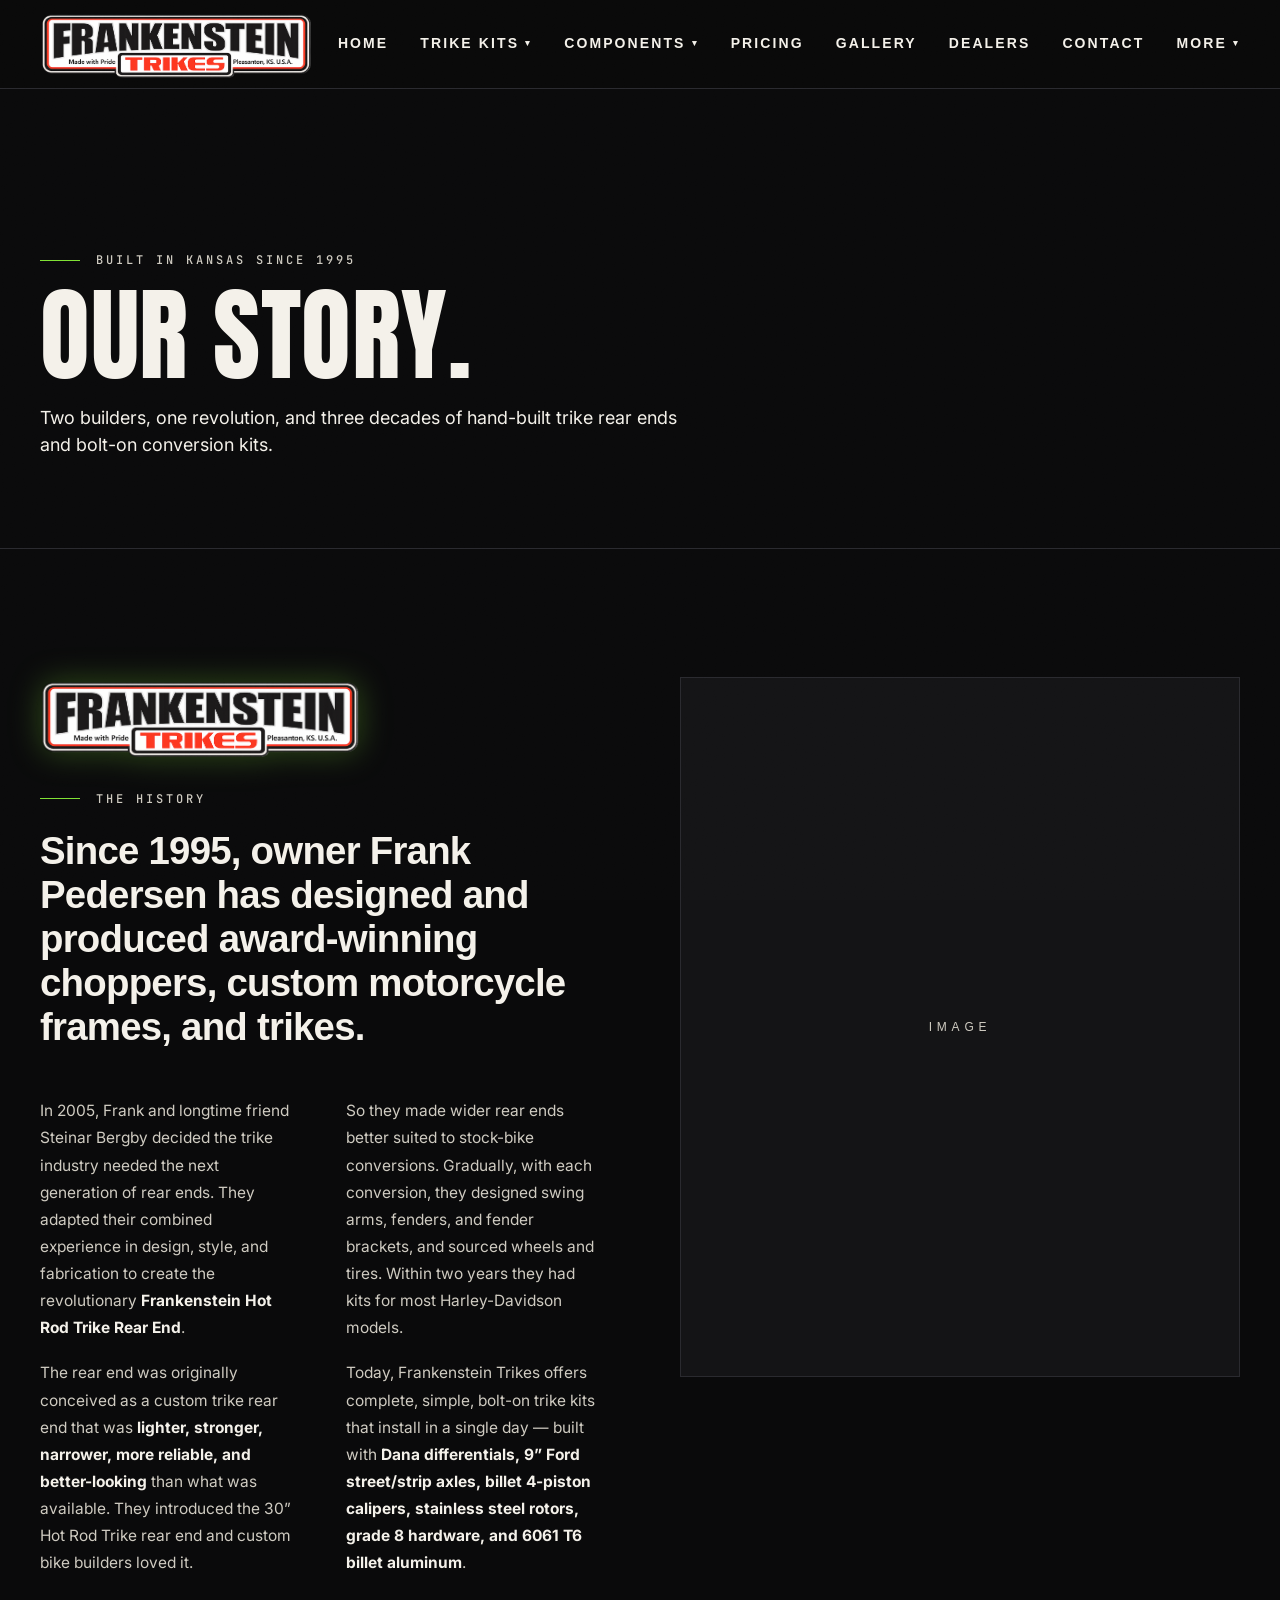
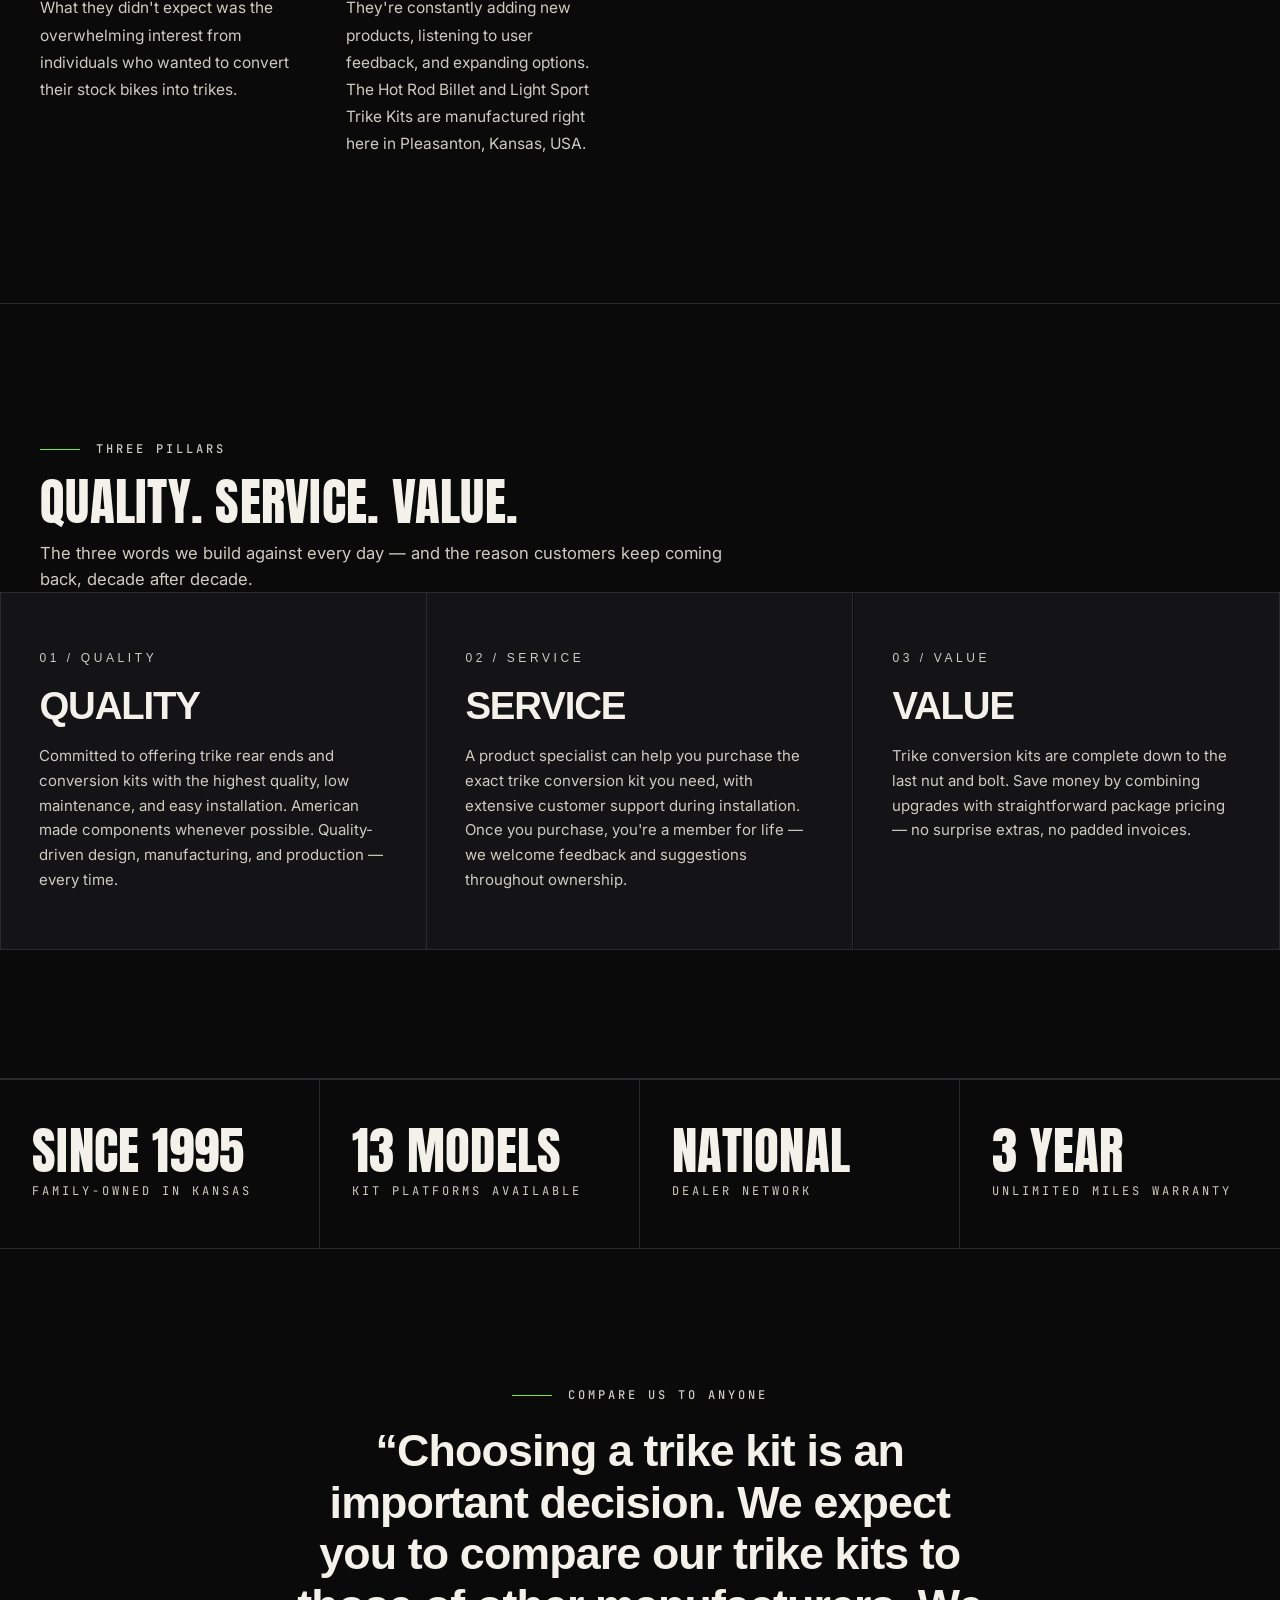
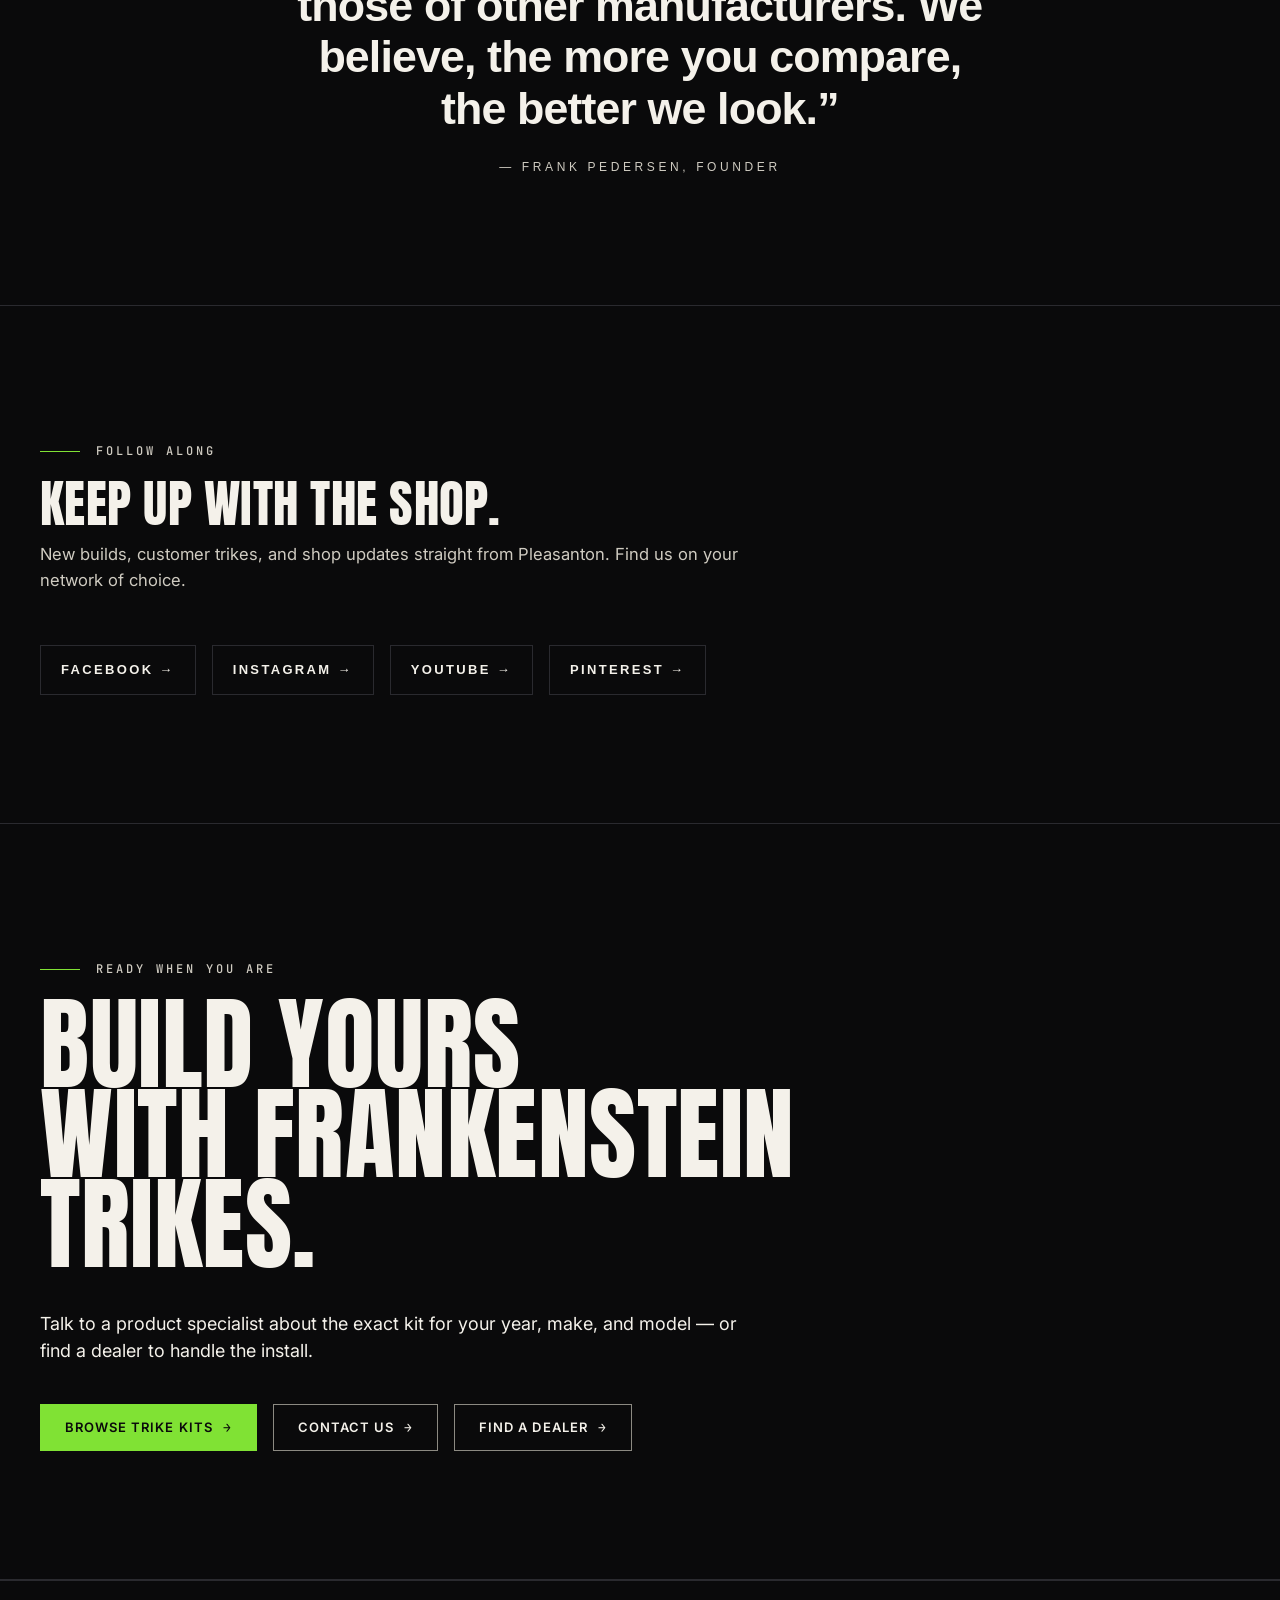
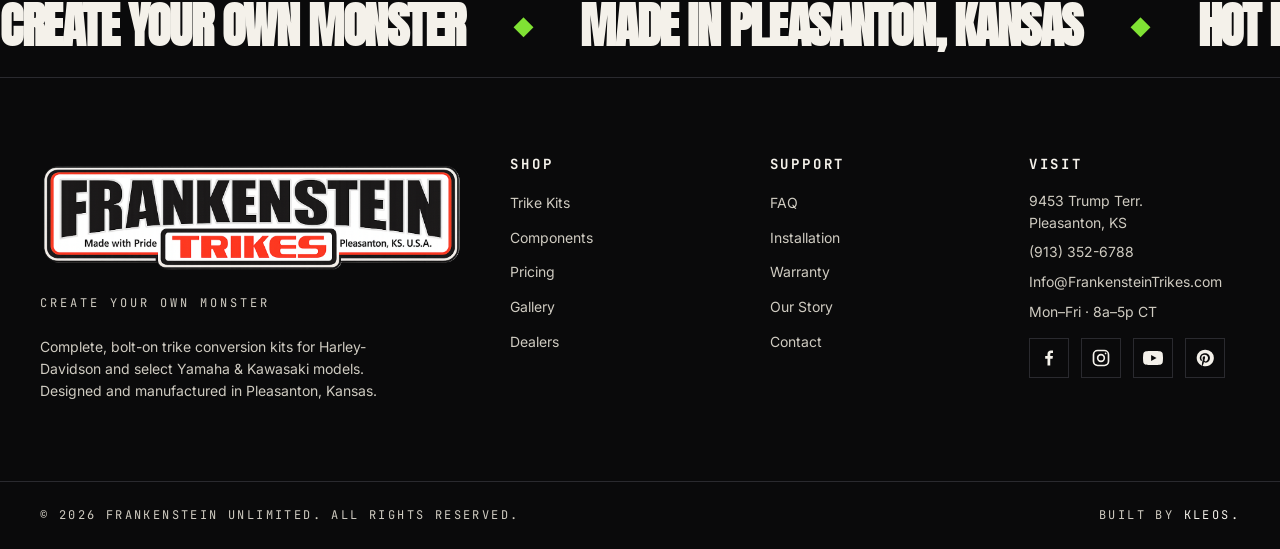
<file: our-story.html>
<!DOCTYPE html>
<html lang="en">
<head>
  <meta charset="UTF-8" />
  <meta name="viewport" content="width=device-width, initial-scale=1.0" />
  <title>Our Story — Frankenstein Trikes</title>
  <meta name="description" content="The story behind Frankenstein Trikes — founded in 1995 by Frank Pedersen, built in Pleasanton, Kansas on quality, service, and value." />
  <link rel="preconnect" href="https://fonts.googleapis.com" />
  <link rel="preconnect" href="https://fonts.gstatic.com" crossorigin />
  <link rel="stylesheet" href="css/styles.css?v=2" />
</head>
<body>

  <header class="site-header">
    <nav class="nav" aria-label="Primary">
      <a href="index.html" class="nav__brand" aria-label="Frankenstein Trikes — Home">
        <img src="images/logo-crop.png" alt="Frankenstein Trikes" class="nav__logo" />
      </a>
      <button class="nav__toggle" aria-label="Toggle menu" aria-expanded="false">
        <span></span><span></span><span></span>
      </button>
      <ul class="nav__menu" role="menubar">
        <li class="nav__item"><a href="index.html" class="nav__link">Home</a></li>
        <li class="nav__item nav__item--has-dropdown">
          <a href="trike-kits.html" class="nav__link">Trike Kits <span class="nav__caret">▾</span></a>
          <div class="nav__dropdown">
            <a href="kit-detail.html?id=sportster">Sportster</a>
            <a href="kit-detail.html?id=dyna">Dyna</a>
            <a href="kit-detail.html?id=softail">Softail</a>
            <a href="kit-detail.html?id=rocker-breakout">Rocker &amp; Breakout</a>
            <a href="kit-detail.html?id=fatboy-heritage">Fat Boy &amp; Heritage</a>
            <a href="kit-detail.html?id=flt-flh-roadking">FLT FLH &amp; Roadking</a>
            <a href="kit-detail.html?id=v-rod">V-Rod</a>
            <a href="kit-detail.html?id=fxr">FXR</a>
            <a href="kit-detail.html?id=4-speed-fl-fx">4 Speed FL/FX</a>
            <a href="kit-detail.html?id=street">Street</a>
            <a href="kit-detail.html?id=yamaha">Yamaha</a>
            <a href="kit-detail.html?id=kawasaki-1700">Kawasaki 1700</a>
            <a href="kit-detail.html?id=dna-old-school">Frankenstein Old School</a>
          </div>
        </li>
        <li class="nav__item nav__item--has-dropdown">
          <a href="components.html" class="nav__link">Components <span class="nav__caret">▾</span></a>
          <div class="nav__dropdown">
            <a href="components.html#rear-ends">Rear Ends</a>
            <a href="components.html#swing-arms">Swing Arms</a>
            <a href="components.html#triple-trees">Triple Trees</a>
            <a href="components.html#wheels-tires">Wheels &amp; Tires</a>
            <a href="components.html#fenders-brackets">Fenders &amp; Brackets</a>
            <a href="components.html#exhaust">Exhaust</a>
            <a href="components.html#trailer-hitch">Trailer Hitch</a>
            <a href="components.html#parking-brake">Parking Brake</a>
            <a href="components.html#luggage-rack">Luggage Rack</a>
            <a href="components.html#outboard-brakes">Brakes / Outboard Brakes</a>
            <a href="components.html#t-shirts">T-Shirts</a>
            <a href="components.html#patches">Patches</a>
          </div>
        </li>
        <li class="nav__item"><a href="pricing.html" class="nav__link">Pricing</a></li>
        <li class="nav__item"><a href="gallery.html" class="nav__link">Gallery</a></li>
        <li class="nav__item"><a href="dealers.html" class="nav__link">Dealers</a></li>
        <li class="nav__item"><a href="contact.html" class="nav__link">Contact</a></li>
        <li class="nav__item nav__item--has-dropdown">
          <a href="#" class="nav__link" onclick="return false;">More <span class="nav__caret">▾</span></a>
          <div class="nav__dropdown">
            <a href="our-story.html">Our Story</a>
            <a href="faq.html">FAQ</a>
            <a href="installation.html">Installation</a>
            <a href="warranty.html">Warranty</a>
          </div>
        </li>
      </ul>
    </nav>
  </header>

  <main>
    <section class="page-header">
      <div class="container">
        <span class="eyebrow reveal">Built in Kansas Since 1995</span>
        <h1 class="page-header__title reveal">Our Story.</h1>
        <p class="page-header__sub reveal">
          Two builders, one revolution, and three decades of hand-built trike
          rear ends and bolt-on conversion kits.
        </p>
      </div>
    </section>

    <!-- =========================================================
         EDITORIAL — company history
         ========================================================= -->
    <section class="section">
      <div class="container">
        <div class="two-col">
          <div class="reveal">
            <div class="editorial__brand">
              <img src="images/logo-crop.png" alt="Frankenstein Trikes" class="editorial__logo" />
            </div>
            <span class="eyebrow">The History</span>
            <p class="editorial__lead">
              Since 1995, owner Frank Pedersen has designed and produced
              award-winning choppers, custom motorcycle frames, and trikes.
            </p>

            <div class="editorial__body">
              <div>
                <p>
                  In 2005, Frank and longtime friend Steinar Bergby decided the
                  trike industry needed the next generation of rear ends. They
                  adapted their combined experience in design, style, and
                  fabrication to create the revolutionary
                  <strong>Frankenstein Hot Rod Trike Rear End</strong>.
                </p>
                <p>
                  The rear end was originally conceived as a custom trike
                  rear end that was <strong>lighter, stronger, narrower, more
                  reliable, and better-looking</strong> than what was available.
                  They introduced the 30&rdquo; Hot Rod Trike rear end and
                  custom bike builders loved it.
                </p>
                <p>
                  What they didn't expect was the overwhelming interest from
                  individuals who wanted to convert their stock bikes into
                  trikes.
                </p>
              </div>
              <div>
                <p>
                  So they made wider rear ends better suited to stock-bike
                  conversions. Gradually, with each conversion, they designed
                  swing arms, fenders, and fender brackets, and sourced wheels
                  and tires. Within two years they had kits for most
                  Harley-Davidson models.
                </p>
                <p>
                  Today, Frankenstein Trikes offers complete, simple, bolt-on trike
                  kits that install in a single day — built with
                  <strong>Dana differentials, 9&rdquo; Ford street/strip axles,
                  billet 4-piston calipers, stainless steel rotors, grade 8
                  hardware, and 6061 T6 billet aluminum</strong>.
                </p>
                <p>
                  They're constantly adding new products, listening to user
                  feedback, and expanding options. The Hot Rod Billet and Light
                  Sport Trike Kits are manufactured right here in Pleasanton,
                  Kansas, USA.
                </p>
              </div>
            </div>
          </div>

          <div class="two-col__media reveal" aria-label="Frankenstein Trikes shop / HQ photo"></div>
        </div>
      </div>
    </section>

    <!-- =========================================================
         PILLARS — Quality / Service / Value
         ========================================================= -->
    <section class="section">
      <div class="container">
        <span class="eyebrow reveal">Three Pillars</span>
        <h2 class="section__title reveal">Quality. Service. Value.</h2>
        <p class="section__lede reveal">
          The three words we build against every day — and the reason
          customers keep coming back, decade after decade.
        </p>
      </div>

      <div class="pillars reveal">
        <div class="pillar">
          <div class="pillar__num">01 / Quality</div>
          <h3 class="pillar__title">Quality</h3>
          <p class="pillar__text">
            Committed to offering trike rear ends and conversion kits with the
            highest quality, low maintenance, and easy installation. American
            made components whenever possible. Quality-driven design,
            manufacturing, and production — every time.
          </p>
        </div>
        <div class="pillar">
          <div class="pillar__num">02 / Service</div>
          <h3 class="pillar__title">Service</h3>
          <p class="pillar__text">
            A product specialist can help you purchase the exact trike
            conversion kit you need, with extensive customer support during
            installation. Once you purchase, you're a member for life — we
            welcome feedback and suggestions throughout ownership.
          </p>
        </div>
        <div class="pillar">
          <div class="pillar__num">03 / Value</div>
          <h3 class="pillar__title">Value</h3>
          <p class="pillar__text">
            Trike conversion kits are complete down to the last nut and bolt.
            Save money by combining upgrades with straightforward package
            pricing — no surprise extras, no padded invoices.
          </p>
        </div>
      </div>
    </section>

    <!-- =========================================================
         STATS BAR
         ========================================================= -->
    <section class="section--flush">
      <div class="stats">
        <div class="stats__item">
          <div class="stats__value">Since 1995</div>
          <div class="stats__label">Family-Owned in Kansas</div>
        </div>
        <div class="stats__item">
          <div class="stats__value">13 Models</div>
          <div class="stats__label">Kit Platforms Available</div>
        </div>
        <div class="stats__item">
          <div class="stats__value">National</div>
          <div class="stats__label">Dealer Network</div>
        </div>
        <div class="stats__item">
          <div class="stats__value">3 Year</div>
          <div class="stats__label">Unlimited Miles Warranty</div>
        </div>
      </div>
    </section>

    <!-- =========================================================
         CLOSING QUOTE
         ========================================================= -->
    <section class="story-quote">
      <div class="container">
        <span class="eyebrow reveal" style="justify-content:center;">Compare Us to Anyone</span>
        <p class="story-quote__text reveal">
          &ldquo;Choosing a trike kit is an important decision. We expect you
          to compare our trike kits to those of other manufacturers. We believe,
          the more you compare, the better we look.&rdquo;
        </p>
        <p class="story-quote__attr reveal">— Frank Pedersen, Founder</p>
      </div>
    </section>

    <!-- =========================================================
         SOCIAL / FOLLOW
         ========================================================= -->
    <section class="section">
      <div class="container">
        <span class="eyebrow reveal">Follow Along</span>
        <h2 class="section__title reveal">Keep Up With the Shop.</h2>
        <p class="section__lede reveal">
          New builds, customer trikes, and shop updates straight from
          Pleasanton. Find us on your network of choice.
        </p>
        <div class="social-row reveal">
          <a href="https://www.facebook.com/FrankensteinTrikes/" rel="noopener">Facebook →</a>
          <a href="https://www.instagram.com/frankensteintrikes" rel="noopener">Instagram →</a>
          <a href="https://www.youtube.com/@frankensteintrikesusa" rel="noopener">YouTube →</a>
          <a href="https://www.pinterest.com/frankensteintrikes/" rel="noopener">Pinterest →</a>
        </div>
      </div>
    </section>

    <!-- =========================================================
         CTA BAND
         ========================================================= -->
    <section class="cta-band">
      <div class="container">
        <span class="eyebrow reveal">Ready When You Are</span>
        <h2 class="cta-band__title reveal">Build Yours<br/>With Frankenstein Trikes.</h2>
        <p class="lede reveal" style="margin-bottom: 40px;">
          Talk to a product specialist about the exact kit for your year, make,
          and model — or find a dealer to handle the install.
        </p>
        <div class="btn-row reveal">
          <a href="trike-kits.html" class="btn btn--primary">Browse Trike Kits</a>
          <a href="contact.html" class="btn btn--ghost">Contact Us</a>
          <a href="dealers.html" class="btn btn--ghost">Find a Dealer</a>
        </div>
      </div>
    </section>
  </main>

  <footer class="site-footer">
    <div class="marquee" aria-hidden="true">
      <div class="marquee__track">
        <span class="marquee__item">Create Your Own Monster</span>
        <span class="marquee__item">Made in Pleasanton, Kansas</span>
        <span class="marquee__item">Hot Rod Trike Kits</span>
        <span class="marquee__item">Bolt-On in One Day</span>
        <span class="marquee__item">Since 1995</span>
        <span class="marquee__item">3 Year Warranty</span>
      </div>
    </div>
    <div class="footer__main">
      <div>
        <div class="footer__brand">
          <img src="images/logo-crop.png" alt="Frankenstein Trikes" class="footer__logo" />
        </div>
        <p class="footer__tag">Create Your Own Monster</p>
        <p class="text-secondary" style="margin-top: 24px; font-size: 14px; max-width: 40ch;">
          Complete, bolt-on trike conversion kits for Harley-Davidson and select
          Yamaha &amp; Kawasaki models. Designed and manufactured in Pleasanton, Kansas.
        </p>
      </div>
      <div>
        <h4 class="footer__heading">Shop</h4>
        <ul class="footer__list">
          <li><a href="trike-kits.html">Trike Kits</a></li>
          <li><a href="components.html">Components</a></li>
          <li><a href="pricing.html">Pricing</a></li>
          <li><a href="gallery.html">Gallery</a></li>
          <li><a href="dealers.html">Dealers</a></li>
        </ul>
      </div>
      <div>
        <h4 class="footer__heading">Support</h4>
        <ul class="footer__list">
          <li><a href="faq.html">FAQ</a></li>
          <li><a href="installation.html">Installation</a></li>
          <li><a href="warranty.html">Warranty</a></li>
          <li><a href="our-story.html">Our Story</a></li>
          <li><a href="contact.html">Contact</a></li>
        </ul>
      </div>
      <div class="footer__contact">
        <h4 class="footer__heading">Visit</h4>
        <p>9453 Trump Terr.<br/>Pleasanton, KS</p>
        <p><a href="tel:+19133526788">(913) 352-6788</a></p>
        <p><a href="mailto:Info@FrankensteinTrikes.com">Info@FrankensteinTrikes.com</a></p>
        <p>Mon–Fri · 8a–5p CT</p>
        <div class="footer__social" aria-label="Social">
          <a href="https://www.facebook.com/FrankensteinTrikes/" aria-label="Facebook"><svg xmlns="http://www.w3.org/2000/svg" width="24" height="24" viewBox="0 0 24 24" fill="currentColor" aria-hidden="true"><path d="M13.5 21v-8.25h2.77l.43-3.23H13.5V7.47c0-.93.26-1.57 1.6-1.57h1.7V3.01c-.29-.04-1.3-.13-2.47-.13-2.44 0-4.12 1.49-4.12 4.22v2.42H7.42v3.23h2.79V21h3.29z"/></svg></a>
          <a href="https://www.instagram.com/frankensteintrikes" aria-label="Instagram"><svg xmlns="http://www.w3.org/2000/svg" width="24" height="24" viewBox="0 0 24 24" fill="none" stroke="currentColor" stroke-width="2" stroke-linecap="round" stroke-linejoin="round" aria-hidden="true"><rect x="3" y="3" width="18" height="18" rx="5"/><circle cx="12" cy="12" r="4"/><circle cx="17.5" cy="6.5" r="1" fill="currentColor" stroke="none"/></svg></a>
          <a href="https://www.youtube.com/@frankensteintrikesusa" aria-label="YouTube"><svg xmlns="http://www.w3.org/2000/svg" width="24" height="24" viewBox="0 0 24 24" fill="currentColor" aria-hidden="true"><path d="M23.5 6.2a3 3 0 0 0-2.1-2.1C19.5 3.5 12 3.5 12 3.5s-7.5 0-9.4.6A3 3 0 0 0 .5 6.2 31.3 31.3 0 0 0 0 12a31.3 31.3 0 0 0 .5 5.8 3 3 0 0 0 2.1 2.1c1.9.6 9.4.6 9.4.6s7.5 0 9.4-.6a3 3 0 0 0 2.1-2.1A31.3 31.3 0 0 0 24 12a31.3 31.3 0 0 0-.5-5.8zM9.75 15.5v-7l6.5 3.5-6.5 3.5z"/></svg></a>
          <a href="https://www.pinterest.com/frankensteintrikes/" aria-label="Pinterest"><svg xmlns="http://www.w3.org/2000/svg" width="24" height="24" viewBox="0 0 24 24" fill="currentColor" aria-hidden="true"><path d="M12 2a10 10 0 0 0-3.64 19.3c-.08-.78-.15-1.97.03-2.81.17-.76 1.1-4.85 1.1-4.85s-.28-.56-.28-1.4c0-1.3.76-2.28 1.7-2.28.8 0 1.19.6 1.19 1.32 0 .8-.51 2-.78 3.1-.22.93.47 1.68 1.38 1.68 1.65 0 2.92-1.74 2.92-4.26 0-2.23-1.6-3.78-3.88-3.78a4.03 4.03 0 0 0-4.2 4.03c0 .8.31 1.66.69 2.12.08.1.09.18.06.28l-.27 1.08c-.04.17-.14.21-.32.12-1.2-.55-1.94-2.3-1.94-3.7 0-3.01 2.18-5.78 6.3-5.78 3.31 0 5.87 2.36 5.87 5.5 0 3.29-2.07 5.94-4.95 5.94-.97 0-1.88-.5-2.19-1.1l-.6 2.27c-.22.83-.8 1.88-1.2 2.52A10 10 0 1 0 12 2z"/></svg></a>
        </div>
      </div>
    </div>
    <div class="footer__bottom">
      <div>&copy; 2026 Frankenstein Unlimited. All rights reserved.</div>
      <div>Built by <a href="https://kleosdesign.com" rel="noopener">Kleos.</a></div>
    </div>
  </footer>

  <script src="js/main.js"></script>
</body>
</html>
</file>
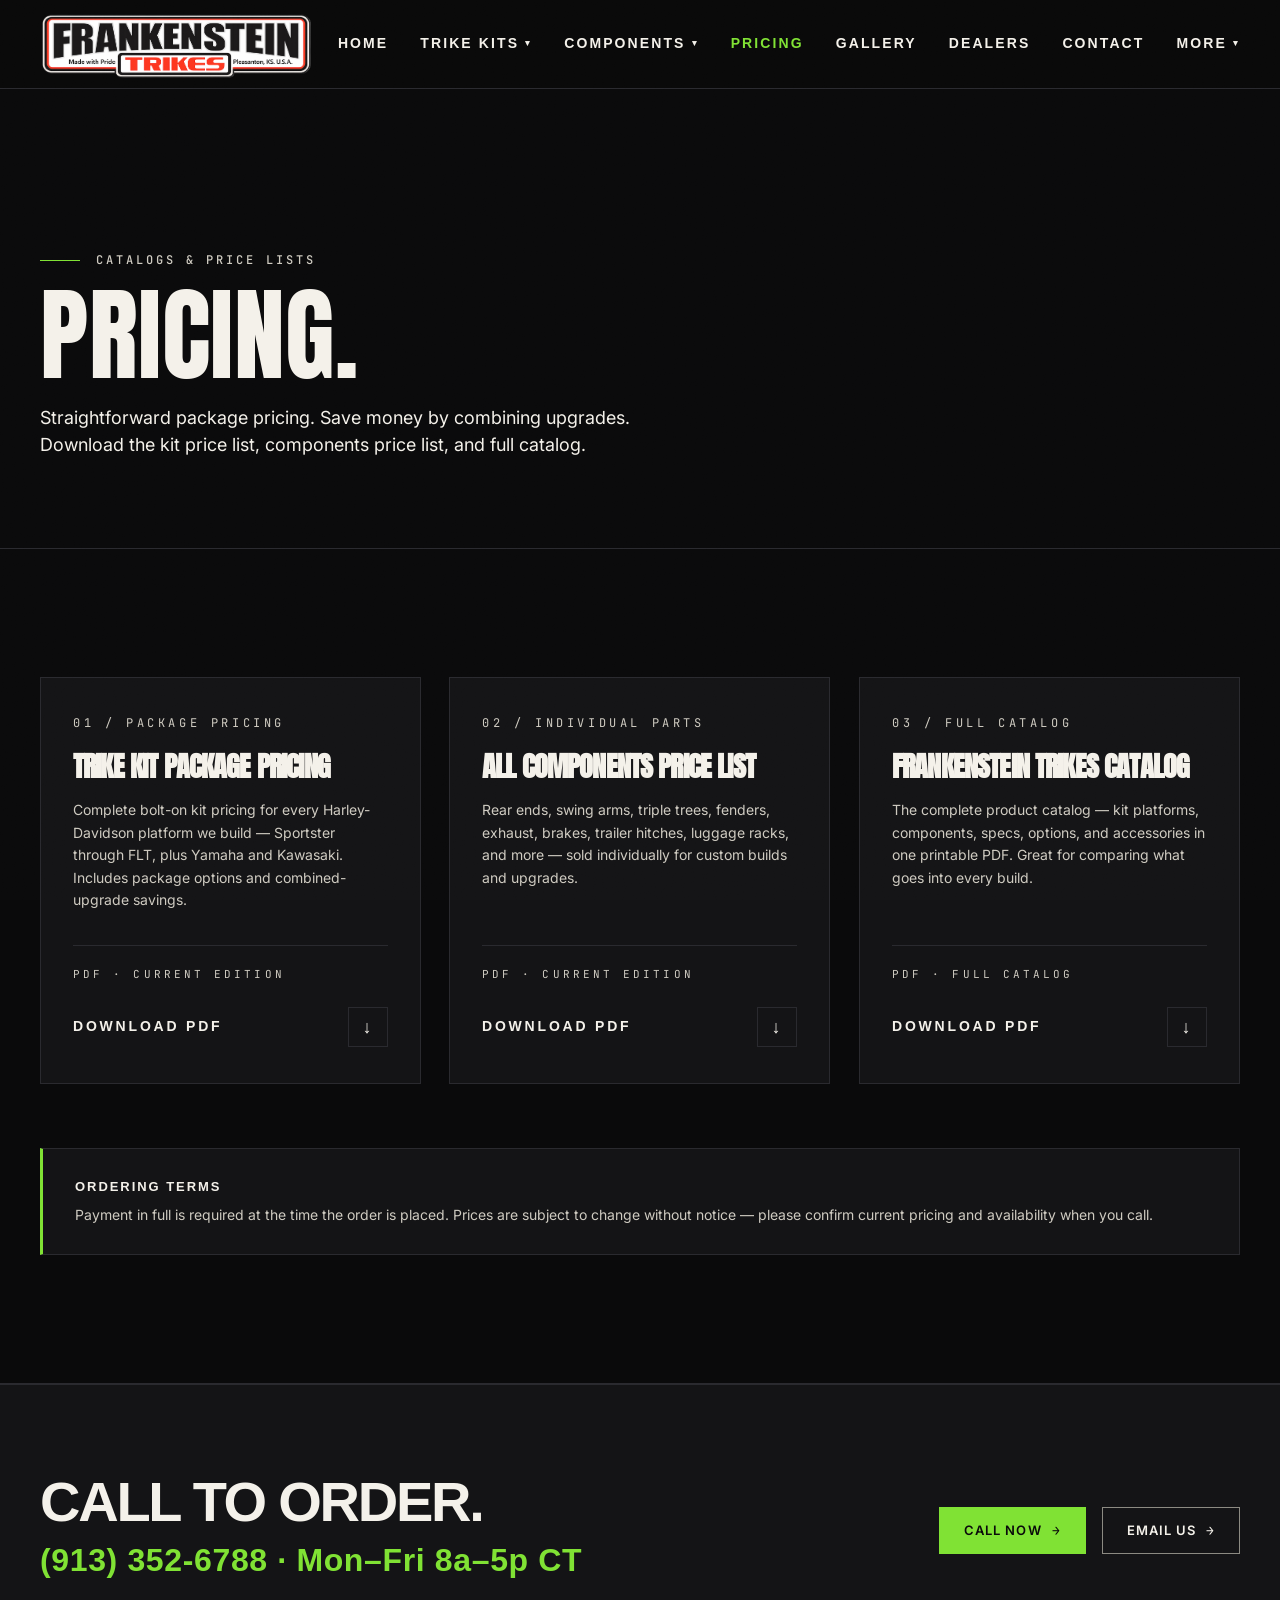
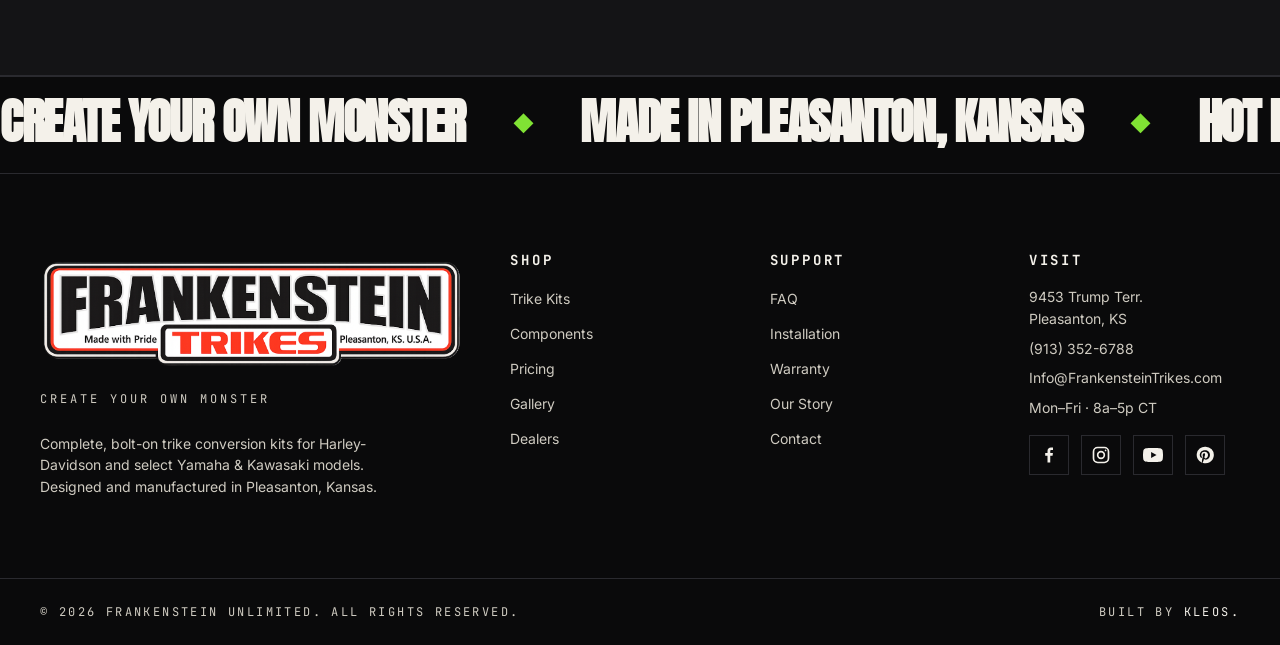
<file: pricing.html>
<!DOCTYPE html>
<html lang="en">
<head>
  <meta charset="UTF-8" />
  <meta name="viewport" content="width=device-width, initial-scale=1.0" />
  <title>Pricing — Frankenstein Trikes</title>
  <meta name="description" content="Trike kit package pricing, component price list, and full Frankenstein Trikes catalog." />
  <link rel="preconnect" href="https://fonts.googleapis.com" />
  <link rel="preconnect" href="https://fonts.gstatic.com" crossorigin />
  <link rel="stylesheet" href="css/styles.css?v=2" />
</head>
<body>

  <header class="site-header">
    <nav class="nav" aria-label="Primary">
      <a href="index.html" class="nav__brand" aria-label="Frankenstein Trikes — Home">
        <img src="images/logo-crop.png" alt="Frankenstein Trikes" class="nav__logo" />
      </a>
      <button class="nav__toggle" aria-label="Toggle menu" aria-expanded="false">
        <span></span><span></span><span></span>
      </button>
      <ul class="nav__menu" role="menubar">
        <li class="nav__item"><a href="index.html" class="nav__link">Home</a></li>
        <li class="nav__item nav__item--has-dropdown">
          <a href="trike-kits.html" class="nav__link">Trike Kits <span class="nav__caret">▾</span></a>
          <div class="nav__dropdown">
            <a href="kit-detail.html?id=sportster">Sportster</a>
            <a href="kit-detail.html?id=dyna">Dyna</a>
            <a href="kit-detail.html?id=softail">Softail</a>
            <a href="kit-detail.html?id=rocker-breakout">Rocker &amp; Breakout</a>
            <a href="kit-detail.html?id=fatboy-heritage">Fat Boy &amp; Heritage</a>
            <a href="kit-detail.html?id=flt-flh-roadking">FLT FLH &amp; Roadking</a>
            <a href="kit-detail.html?id=v-rod">V-Rod</a>
            <a href="kit-detail.html?id=fxr">FXR</a>
            <a href="kit-detail.html?id=4-speed-fl-fx">4 Speed FL/FX</a>
            <a href="kit-detail.html?id=street">Street</a>
            <a href="kit-detail.html?id=yamaha">Yamaha</a>
            <a href="kit-detail.html?id=kawasaki-1700">Kawasaki 1700</a>
            <a href="kit-detail.html?id=dna-old-school">Frankenstein Old School</a>
          </div>
        </li>
        <li class="nav__item nav__item--has-dropdown">
          <a href="components.html" class="nav__link">Components <span class="nav__caret">▾</span></a>
          <div class="nav__dropdown">
            <a href="components.html#rear-ends">Rear Ends</a>
            <a href="components.html#swing-arms">Swing Arms</a>
            <a href="components.html#triple-trees">Triple Trees</a>
            <a href="components.html#wheels-tires">Wheels &amp; Tires</a>
            <a href="components.html#fenders-brackets">Fenders &amp; Brackets</a>
            <a href="components.html#exhaust">Exhaust</a>
            <a href="components.html#trailer-hitch">Trailer Hitch</a>
            <a href="components.html#parking-brake">Parking Brake</a>
            <a href="components.html#luggage-rack">Luggage Rack</a>
            <a href="components.html#outboard-brakes">Brakes / Outboard Brakes</a>
            <a href="components.html#t-shirts">T-Shirts</a>
            <a href="components.html#patches">Patches</a>
          </div>
        </li>
        <li class="nav__item"><a href="pricing.html" class="nav__link">Pricing</a></li>
        <li class="nav__item"><a href="gallery.html" class="nav__link">Gallery</a></li>
        <li class="nav__item"><a href="dealers.html" class="nav__link">Dealers</a></li>
        <li class="nav__item"><a href="contact.html" class="nav__link">Contact</a></li>
        <li class="nav__item nav__item--has-dropdown">
          <a href="#" class="nav__link" onclick="return false;">More <span class="nav__caret">▾</span></a>
          <div class="nav__dropdown">
            <a href="our-story.html">Our Story</a>
            <a href="faq.html">FAQ</a>
            <a href="installation.html">Installation</a>
            <a href="warranty.html">Warranty</a>
          </div>
        </li>
      </ul>
    </nav>
  </header>

  <main>
    <section class="page-header">
      <div class="container">
        <span class="eyebrow reveal">Catalogs &amp; Price Lists</span>
        <h1 class="page-header__title reveal">Pricing.</h1>
        <p class="page-header__sub reveal">
          Straightforward package pricing. Save money by combining upgrades.
          Download the kit price list, components price list, and full catalog.
        </p>
      </div>
    </section>

    <section class="section">
      <div class="container">
        <div class="pricing-grid">
          <a
            class="pricing-card"
            href="https://frankensteintrikes.com/Frankenstein%20Trikes%20Kit%20Price%20List.pdf"
            target="_blank"
            rel="noopener"
          >
            <span class="pricing-card__num">01 / Package Pricing</span>
            <h2 class="pricing-card__title">Trike Kit Package Pricing</h2>
            <p class="pricing-card__desc">
              Complete bolt-on kit pricing for every Harley-Davidson platform
              we build — Sportster through FLT, plus Yamaha and Kawasaki.
              Includes package options and combined-upgrade savings.
            </p>
            <span class="pricing-card__meta">PDF · Current Edition</span>
            <span class="pricing-card__cta">
              <span>Download PDF</span>
              <span class="pricing-card__cta-icon" aria-hidden="true">↓</span>
            </span>
          </a>

          <a
            class="pricing-card"
            href="https://frankensteintrikes.com/Frankenstein%20Trikes%20Components%20Price%20List.pdf"
            target="_blank"
            rel="noopener"
          >
            <span class="pricing-card__num">02 / Individual Parts</span>
            <h2 class="pricing-card__title">All Components Price List</h2>
            <p class="pricing-card__desc">
              Rear ends, swing arms, triple trees, fenders, exhaust, brakes,
              trailer hitches, luggage racks, and more — sold individually for
              custom builds and upgrades.
            </p>
            <span class="pricing-card__meta">PDF · Current Edition</span>
            <span class="pricing-card__cta">
              <span>Download PDF</span>
              <span class="pricing-card__cta-icon" aria-hidden="true">↓</span>
            </span>
          </a>

          <a
            class="pricing-card"
            href="https://frankensteintrikes.com/Frankenstein_Trikes_Catalog.pdf"
            target="_blank"
            rel="noopener"
          >
            <span class="pricing-card__num">03 / Full Catalog</span>
            <h2 class="pricing-card__title">Frankenstein Trikes Catalog</h2>
            <p class="pricing-card__desc">
              The complete product catalog — kit platforms, components,
              specs, options, and accessories in one printable PDF. Great
              for comparing what goes into every build.
            </p>
            <span class="pricing-card__meta">PDF · Full Catalog</span>
            <span class="pricing-card__cta">
              <span>Download PDF</span>
              <span class="pricing-card__cta-icon" aria-hidden="true">↓</span>
            </span>
          </a>
        </div>

        <div class="pricing-note reveal">
          <strong>Ordering Terms</strong>
          Payment in full is required at the time the order is placed. Prices
          are subject to change without notice — please confirm current
          pricing and availability when you call.
        </div>
      </div>
    </section>

    <section class="cta-strip">
      <div class="container">
        <div class="cta-strip__inner reveal">
          <div>
            <h2 class="cta-strip__title">Call to Order.</h2>
            <a href="tel:+19133526788" class="cta-strip__phone">(913) 352-6788 · Mon–Fri 8a–5p CT</a>
          </div>
          <div class="cta-strip__actions">
            <a href="tel:+19133526788" class="btn btn--primary">Call Now</a>
            <a href="contact.html" class="btn btn--ghost">Email Us</a>
          </div>
        </div>
      </div>
    </section>
  </main>

  <footer class="site-footer">
    <div class="marquee" aria-hidden="true">
      <div class="marquee__track">
        <span class="marquee__item">Create Your Own Monster</span>
        <span class="marquee__item">Made in Pleasanton, Kansas</span>
        <span class="marquee__item">Hot Rod Trike Kits</span>
        <span class="marquee__item">Bolt-On in One Day</span>
        <span class="marquee__item">Since 1995</span>
        <span class="marquee__item">3 Year Warranty</span>
      </div>
    </div>
    <div class="footer__main">
      <div>
        <div class="footer__brand">
          <img src="images/logo-crop.png" alt="Frankenstein Trikes" class="footer__logo" />
        </div>
        <p class="footer__tag">Create Your Own Monster</p>
        <p class="text-secondary" style="margin-top: 24px; font-size: 14px; max-width: 40ch;">
          Complete, bolt-on trike conversion kits for Harley-Davidson and select
          Yamaha &amp; Kawasaki models. Designed and manufactured in Pleasanton, Kansas.
        </p>
      </div>
      <div>
        <h4 class="footer__heading">Shop</h4>
        <ul class="footer__list">
          <li><a href="trike-kits.html">Trike Kits</a></li>
          <li><a href="components.html">Components</a></li>
          <li><a href="pricing.html">Pricing</a></li>
          <li><a href="gallery.html">Gallery</a></li>
          <li><a href="dealers.html">Dealers</a></li>
        </ul>
      </div>
      <div>
        <h4 class="footer__heading">Support</h4>
        <ul class="footer__list">
          <li><a href="faq.html">FAQ</a></li>
          <li><a href="installation.html">Installation</a></li>
          <li><a href="warranty.html">Warranty</a></li>
          <li><a href="our-story.html">Our Story</a></li>
          <li><a href="contact.html">Contact</a></li>
        </ul>
      </div>
      <div class="footer__contact">
        <h4 class="footer__heading">Visit</h4>
        <p>9453 Trump Terr.<br/>Pleasanton, KS</p>
        <p><a href="tel:+19133526788">(913) 352-6788</a></p>
        <p><a href="mailto:Info@FrankensteinTrikes.com">Info@FrankensteinTrikes.com</a></p>
        <p>Mon–Fri · 8a–5p CT</p>
        <div class="footer__social" aria-label="Social">
          <a href="https://www.facebook.com/FrankensteinTrikes/" aria-label="Facebook"><svg xmlns="http://www.w3.org/2000/svg" width="24" height="24" viewBox="0 0 24 24" fill="currentColor" aria-hidden="true"><path d="M13.5 21v-8.25h2.77l.43-3.23H13.5V7.47c0-.93.26-1.57 1.6-1.57h1.7V3.01c-.29-.04-1.3-.13-2.47-.13-2.44 0-4.12 1.49-4.12 4.22v2.42H7.42v3.23h2.79V21h3.29z"/></svg></a>
          <a href="https://www.instagram.com/frankensteintrikes" aria-label="Instagram"><svg xmlns="http://www.w3.org/2000/svg" width="24" height="24" viewBox="0 0 24 24" fill="none" stroke="currentColor" stroke-width="2" stroke-linecap="round" stroke-linejoin="round" aria-hidden="true"><rect x="3" y="3" width="18" height="18" rx="5"/><circle cx="12" cy="12" r="4"/><circle cx="17.5" cy="6.5" r="1" fill="currentColor" stroke="none"/></svg></a>
          <a href="https://www.youtube.com/@frankensteintrikesusa" aria-label="YouTube"><svg xmlns="http://www.w3.org/2000/svg" width="24" height="24" viewBox="0 0 24 24" fill="currentColor" aria-hidden="true"><path d="M23.5 6.2a3 3 0 0 0-2.1-2.1C19.5 3.5 12 3.5 12 3.5s-7.5 0-9.4.6A3 3 0 0 0 .5 6.2 31.3 31.3 0 0 0 0 12a31.3 31.3 0 0 0 .5 5.8 3 3 0 0 0 2.1 2.1c1.9.6 9.4.6 9.4.6s7.5 0 9.4-.6a3 3 0 0 0 2.1-2.1A31.3 31.3 0 0 0 24 12a31.3 31.3 0 0 0-.5-5.8zM9.75 15.5v-7l6.5 3.5-6.5 3.5z"/></svg></a>
          <a href="https://www.pinterest.com/frankensteintrikes/" aria-label="Pinterest"><svg xmlns="http://www.w3.org/2000/svg" width="24" height="24" viewBox="0 0 24 24" fill="currentColor" aria-hidden="true"><path d="M12 2a10 10 0 0 0-3.64 19.3c-.08-.78-.15-1.97.03-2.81.17-.76 1.1-4.85 1.1-4.85s-.28-.56-.28-1.4c0-1.3.76-2.28 1.7-2.28.8 0 1.19.6 1.19 1.32 0 .8-.51 2-.78 3.1-.22.93.47 1.68 1.38 1.68 1.65 0 2.92-1.74 2.92-4.26 0-2.23-1.6-3.78-3.88-3.78a4.03 4.03 0 0 0-4.2 4.03c0 .8.31 1.66.69 2.12.08.1.09.18.06.28l-.27 1.08c-.04.17-.14.21-.32.12-1.2-.55-1.94-2.3-1.94-3.7 0-3.01 2.18-5.78 6.3-5.78 3.31 0 5.87 2.36 5.87 5.5 0 3.29-2.07 5.94-4.95 5.94-.97 0-1.88-.5-2.19-1.1l-.6 2.27c-.22.83-.8 1.88-1.2 2.52A10 10 0 1 0 12 2z"/></svg></a>
        </div>
      </div>
    </div>
    <div class="footer__bottom">
      <div>&copy; 2026 Frankenstein Unlimited. All rights reserved.</div>
      <div>Built by <a href="https://kleosdesign.com" rel="noopener">Kleos.</a></div>
    </div>
  </footer>

  <script src="js/main.js"></script>
</body>
</html>
</file>
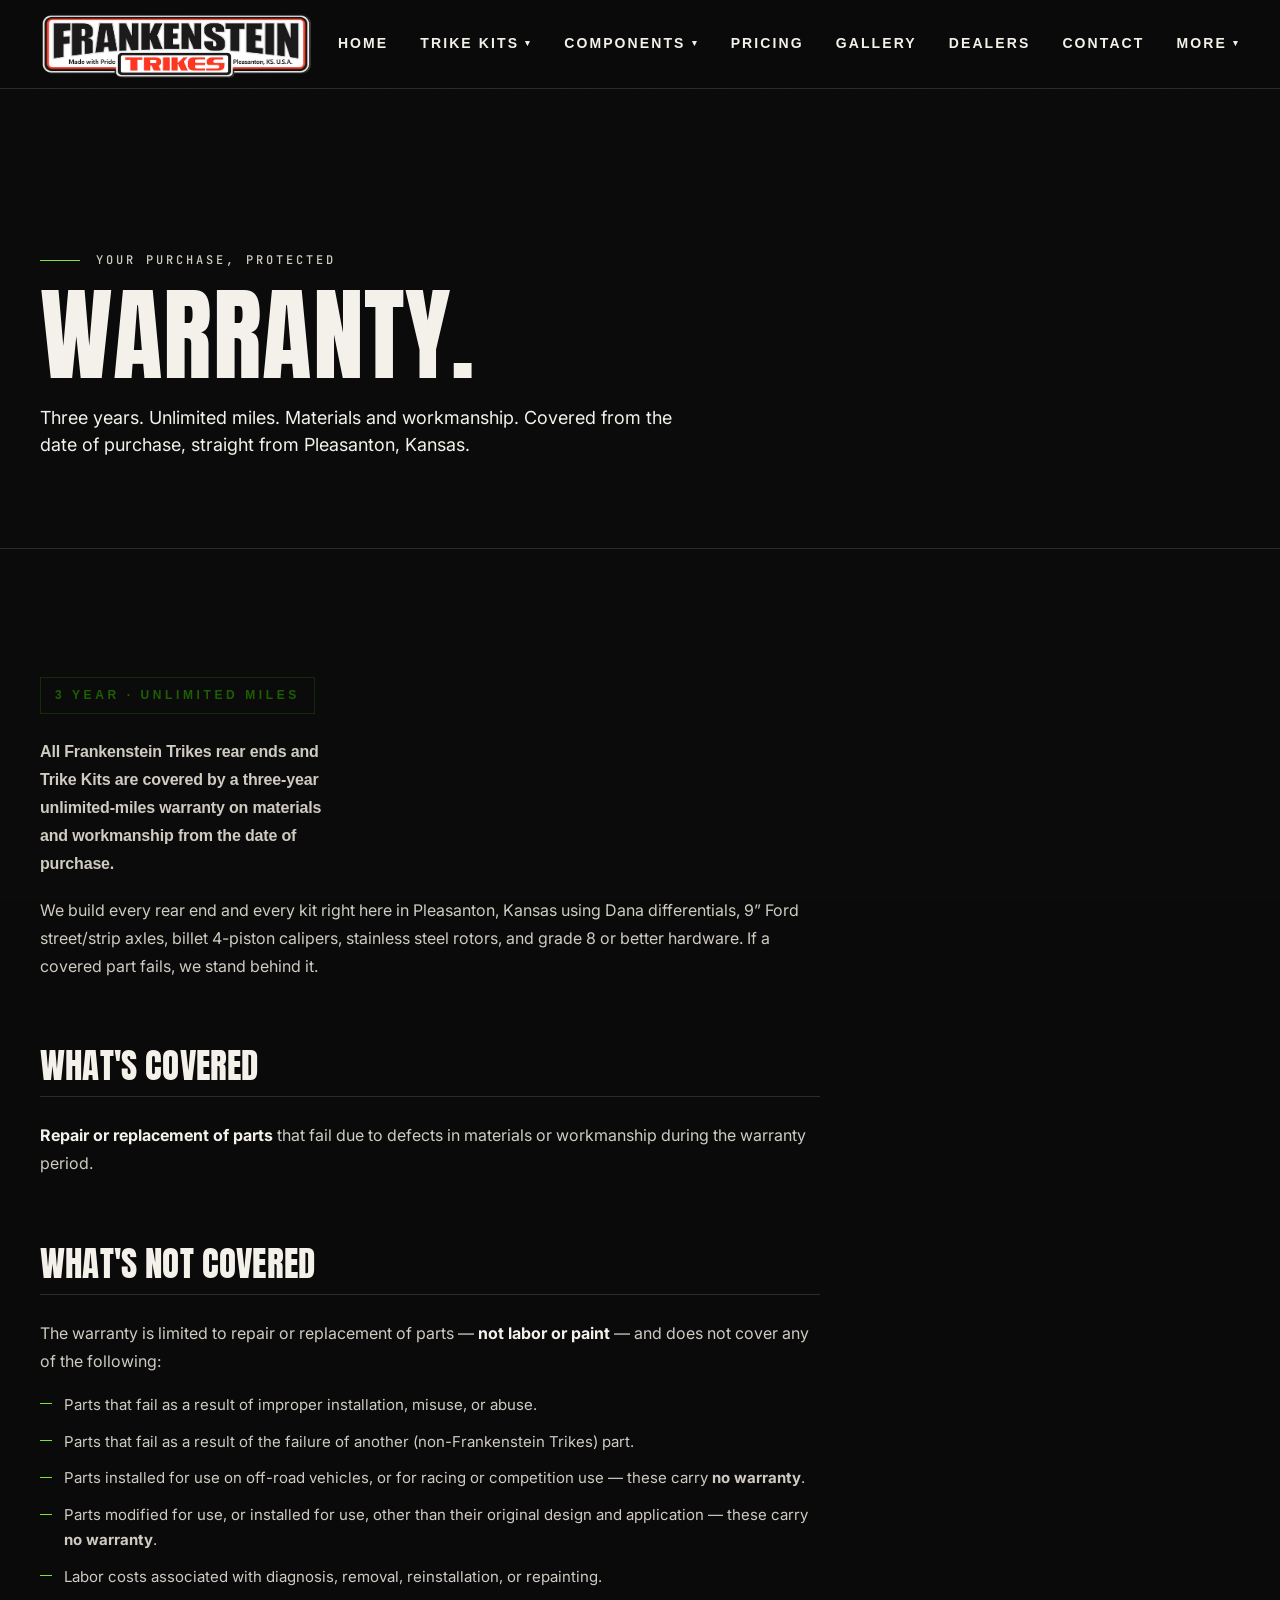
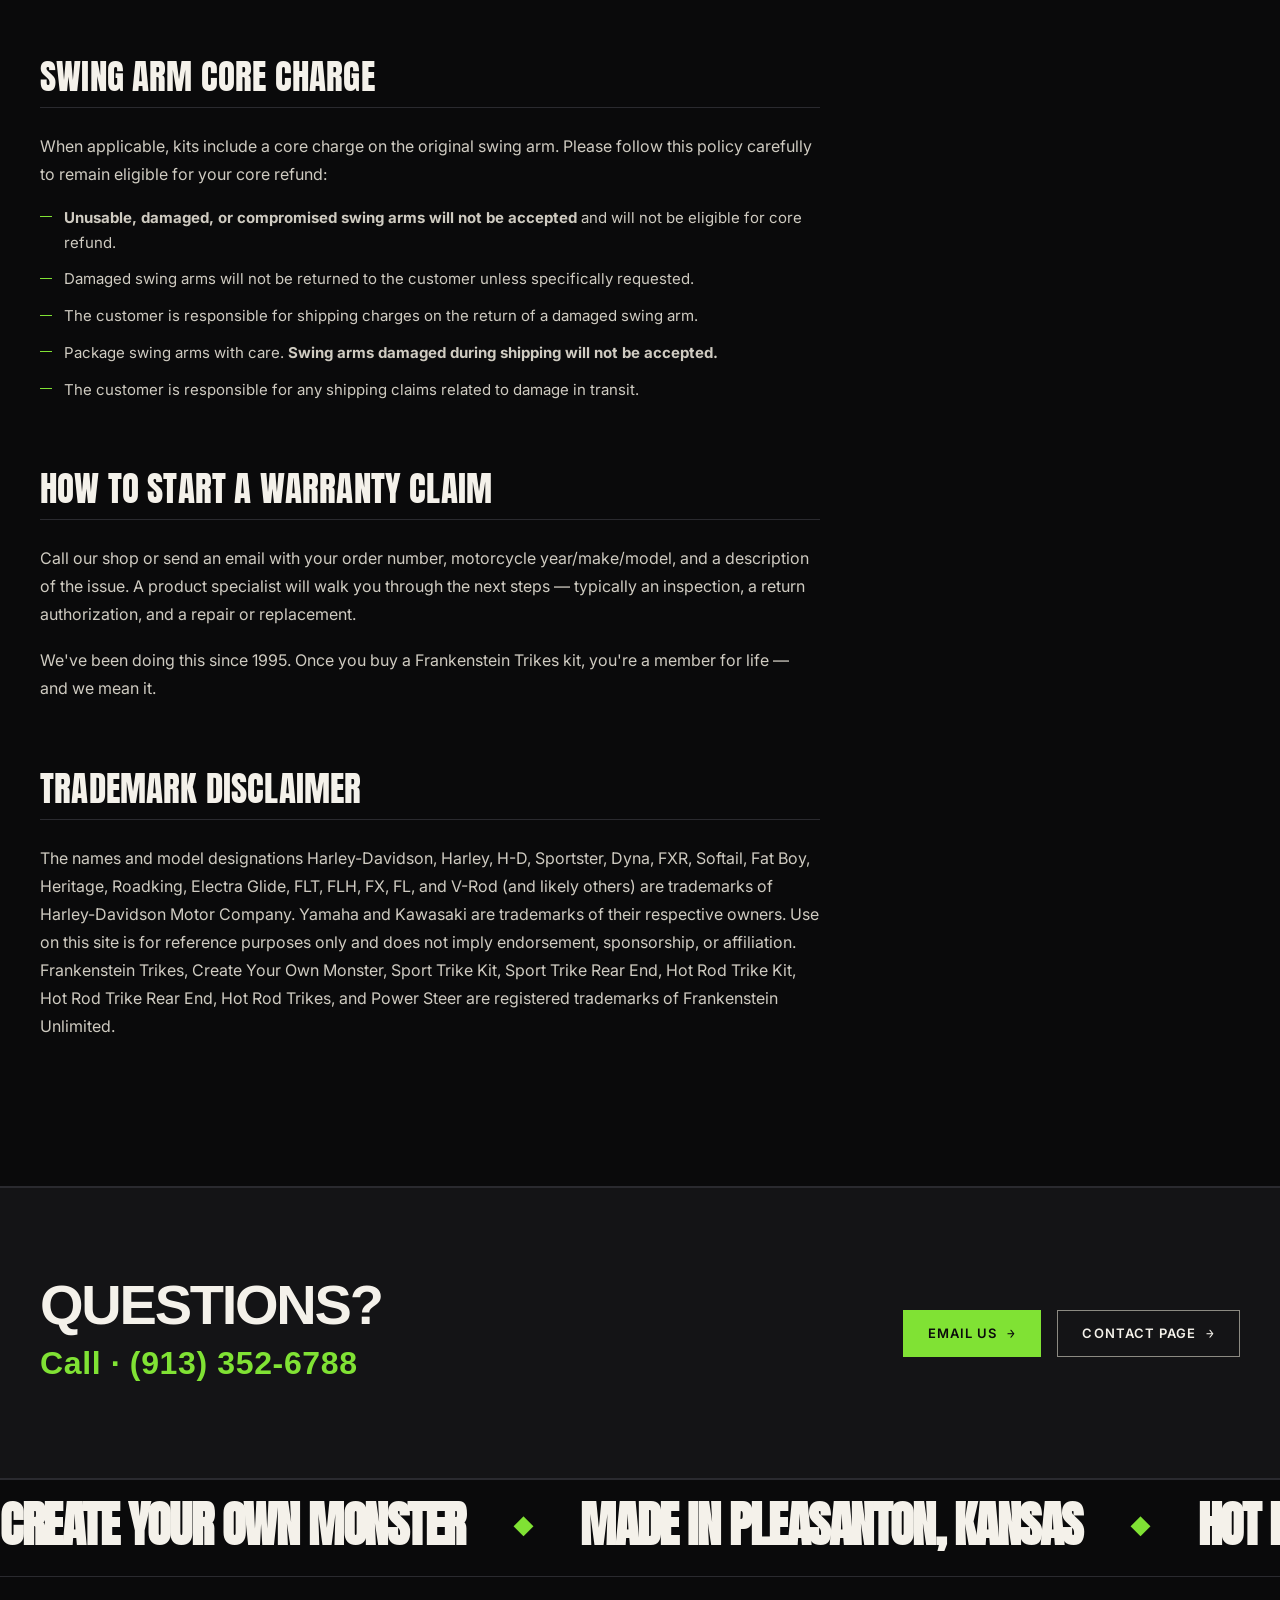
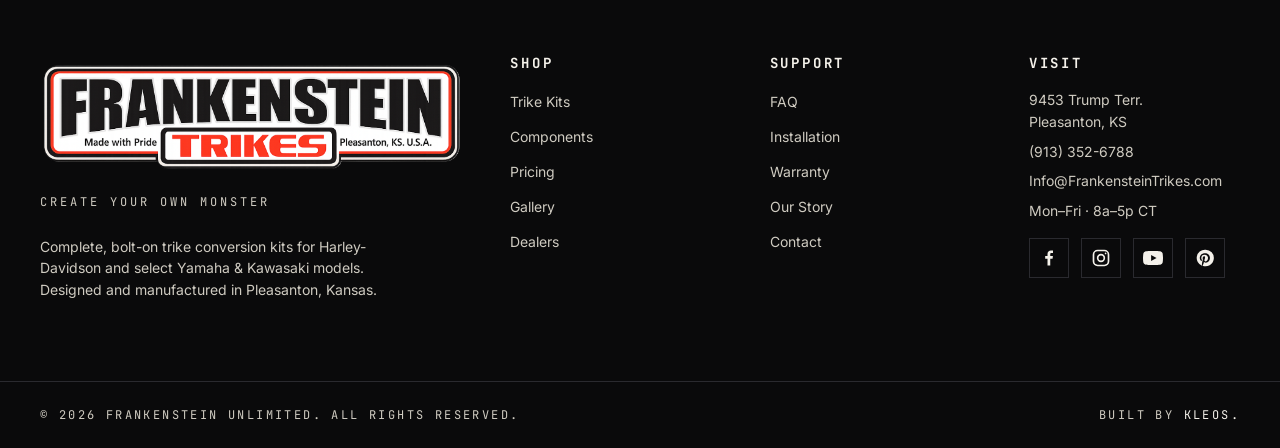
<file: warranty.html>
<!DOCTYPE html>
<html lang="en">
<head>
  <meta charset="UTF-8" />
  <meta name="viewport" content="width=device-width, initial-scale=1.0" />
  <title>Warranty — Frankenstein Trikes</title>
  <meta name="description" content="Three-year unlimited-miles warranty on all Frankenstein Trikes rear ends and kits. Full terms, exclusions, and swing-arm core charge policy." />
  <link rel="preconnect" href="https://fonts.googleapis.com" />
  <link rel="preconnect" href="https://fonts.gstatic.com" crossorigin />
  <link rel="stylesheet" href="css/styles.css?v=2" />
</head>
<body>

  <header class="site-header">
    <nav class="nav" aria-label="Primary">
      <a href="index.html" class="nav__brand" aria-label="Frankenstein Trikes — Home">
        <img src="images/logo-crop.png" alt="Frankenstein Trikes" class="nav__logo" />
      </a>
      <button class="nav__toggle" aria-label="Toggle menu" aria-expanded="false">
        <span></span><span></span><span></span>
      </button>
      <ul class="nav__menu" role="menubar">
        <li class="nav__item"><a href="index.html" class="nav__link">Home</a></li>
        <li class="nav__item nav__item--has-dropdown">
          <a href="trike-kits.html" class="nav__link">Trike Kits <span class="nav__caret">▾</span></a>
          <div class="nav__dropdown">
            <a href="kit-detail.html?id=sportster">Sportster</a>
            <a href="kit-detail.html?id=dyna">Dyna</a>
            <a href="kit-detail.html?id=softail">Softail</a>
            <a href="kit-detail.html?id=rocker-breakout">Rocker &amp; Breakout</a>
            <a href="kit-detail.html?id=fatboy-heritage">Fat Boy &amp; Heritage</a>
            <a href="kit-detail.html?id=flt-flh-roadking">FLT FLH &amp; Roadking</a>
            <a href="kit-detail.html?id=v-rod">V-Rod</a>
            <a href="kit-detail.html?id=fxr">FXR</a>
            <a href="kit-detail.html?id=4-speed-fl-fx">4 Speed FL/FX</a>
            <a href="kit-detail.html?id=street">Street</a>
            <a href="kit-detail.html?id=yamaha">Yamaha</a>
            <a href="kit-detail.html?id=kawasaki-1700">Kawasaki 1700</a>
            <a href="kit-detail.html?id=dna-old-school">Frankenstein Old School</a>
          </div>
        </li>
        <li class="nav__item nav__item--has-dropdown">
          <a href="components.html" class="nav__link">Components <span class="nav__caret">▾</span></a>
          <div class="nav__dropdown">
            <a href="components.html#rear-ends">Rear Ends</a>
            <a href="components.html#swing-arms">Swing Arms</a>
            <a href="components.html#triple-trees">Triple Trees</a>
            <a href="components.html#wheels-tires">Wheels &amp; Tires</a>
            <a href="components.html#fenders-brackets">Fenders &amp; Brackets</a>
            <a href="components.html#exhaust">Exhaust</a>
            <a href="components.html#trailer-hitch">Trailer Hitch</a>
            <a href="components.html#parking-brake">Parking Brake</a>
            <a href="components.html#luggage-rack">Luggage Rack</a>
            <a href="components.html#outboard-brakes">Brakes / Outboard Brakes</a>
            <a href="components.html#t-shirts">T-Shirts</a>
            <a href="components.html#patches">Patches</a>
          </div>
        </li>
        <li class="nav__item"><a href="pricing.html" class="nav__link">Pricing</a></li>
        <li class="nav__item"><a href="gallery.html" class="nav__link">Gallery</a></li>
        <li class="nav__item"><a href="dealers.html" class="nav__link">Dealers</a></li>
        <li class="nav__item"><a href="contact.html" class="nav__link">Contact</a></li>
        <li class="nav__item nav__item--has-dropdown">
          <a href="#" class="nav__link" onclick="return false;">More <span class="nav__caret">▾</span></a>
          <div class="nav__dropdown">
            <a href="our-story.html">Our Story</a>
            <a href="faq.html">FAQ</a>
            <a href="installation.html">Installation</a>
            <a href="warranty.html">Warranty</a>
          </div>
        </li>
      </ul>
    </nav>
  </header>

  <main>
    <section class="page-header">
      <div class="container">
        <span class="eyebrow reveal">Your Purchase, Protected</span>
        <h1 class="page-header__title reveal">Warranty.</h1>
        <p class="page-header__sub reveal">
          Three years. Unlimited miles. Materials and workmanship. Covered from
          the date of purchase, straight from Pleasanton, Kansas.
        </p>
      </div>
    </section>

    <!-- =========================================================
         WARRANTY BODY
         ========================================================= -->
    <section class="section">
      <div class="container">
        <article class="doc">

          <div class="doc__section reveal">
            <span class="doc__tag">3 Year · Unlimited Miles</span>
            <p class="doc__lead">
              All Frankenstein Trikes rear ends and Trike Kits are covered by a
              three-year unlimited-miles warranty on materials and workmanship
              from the date of purchase.
            </p>
            <p>
              We build every rear end and every kit right here in Pleasanton,
              Kansas using Dana differentials, 9&rdquo; Ford street/strip axles,
              billet 4-piston calipers, stainless steel rotors, and grade 8 or
              better hardware. If a covered part fails, we stand behind it.
            </p>
          </div>

          <div class="doc__section reveal">
            <h2 class="doc__heading">What's Covered</h2>
            <p>
              <strong>Repair or replacement of parts</strong> that fail due to
              defects in materials or workmanship during the warranty period.
            </p>
          </div>

          <div class="doc__section reveal">
            <h2 class="doc__heading">What's Not Covered</h2>
            <p>
              The warranty is limited to repair or replacement of parts —
              <strong>not labor or paint</strong> — and does not cover any of
              the following:
            </p>
            <ul>
              <li>
                Parts that fail as a result of improper installation, misuse,
                or abuse.
              </li>
              <li>
                Parts that fail as a result of the failure of another
                (non-Frankenstein Trikes) part.
              </li>
              <li>
                Parts installed for use on off-road vehicles, or for racing or
                competition use — these carry <strong>no warranty</strong>.
              </li>
              <li>
                Parts modified for use, or installed for use, other than their
                original design and application — these carry
                <strong>no warranty</strong>.
              </li>
              <li>
                Labor costs associated with diagnosis, removal, reinstallation,
                or repainting.
              </li>
            </ul>
          </div>

          <div class="doc__section reveal">
            <h2 class="doc__heading">Swing Arm Core Charge</h2>
            <p>
              When applicable, kits include a core charge on the original
              swing arm. Please follow this policy carefully to remain eligible
              for your core refund:
            </p>
            <ul>
              <li>
                <strong>Unusable, damaged, or compromised swing arms will not
                be accepted</strong> and will not be eligible for core refund.
              </li>
              <li>
                Damaged swing arms will not be returned to the customer unless
                specifically requested.
              </li>
              <li>
                The customer is responsible for shipping charges on the return
                of a damaged swing arm.
              </li>
              <li>
                Package swing arms with care. <strong>Swing arms damaged during
                shipping will not be accepted.</strong>
              </li>
              <li>
                The customer is responsible for any shipping claims related to
                damage in transit.
              </li>
            </ul>
          </div>

          <div class="doc__section reveal">
            <h2 class="doc__heading">How to Start a Warranty Claim</h2>
            <p>
              Call our shop or send an email with your order number, motorcycle
              year/make/model, and a description of the issue. A product
              specialist will walk you through the next steps — typically an
              inspection, a return authorization, and a repair or replacement.
            </p>
            <p>
              We've been doing this since 1995. Once you buy a Frankenstein
              Trikes kit, you're a member for life — and we mean it.
            </p>
          </div>

          <div class="doc__section reveal">
            <h2 class="doc__heading">Trademark Disclaimer</h2>
            <p>
              The names and model designations Harley-Davidson, Harley, H-D,
              Sportster, Dyna, FXR, Softail, Fat Boy, Heritage, Roadking,
              Electra Glide, FLT, FLH, FX, FL, and V-Rod (and likely others)
              are trademarks of Harley-Davidson Motor Company. Yamaha and
              Kawasaki are trademarks of their respective owners. Use on this
              site is for reference purposes only and does not imply
              endorsement, sponsorship, or affiliation. Frankenstein Trikes,
              Create Your Own Monster, Sport Trike Kit, Sport Trike Rear End,
              Hot Rod Trike Kit, Hot Rod Trike Rear End, Hot Rod Trikes, and
              Power Steer are registered trademarks of Frankenstein Unlimited.
            </p>
          </div>

        </article>
      </div>
    </section>

    <!-- =========================================================
         QUESTIONS CTA
         ========================================================= -->
    <section class="cta-strip">
      <div class="container">
        <div class="cta-strip__inner reveal">
          <div>
            <h2 class="cta-strip__title">Questions?</h2>
            <a href="tel:+19133526788" class="cta-strip__phone">Call · (913) 352-6788</a>
          </div>
          <div class="cta-strip__actions">
            <a href="mailto:Info@FrankensteinTrikes.com" class="btn btn--primary">Email Us</a>
            <a href="contact.html" class="btn btn--ghost">Contact Page</a>
          </div>
        </div>
      </div>
    </section>
  </main>

  <footer class="site-footer">
    <div class="marquee" aria-hidden="true">
      <div class="marquee__track">
        <span class="marquee__item">Create Your Own Monster</span>
        <span class="marquee__item">Made in Pleasanton, Kansas</span>
        <span class="marquee__item">Hot Rod Trike Kits</span>
        <span class="marquee__item">Bolt-On in One Day</span>
        <span class="marquee__item">Since 1995</span>
        <span class="marquee__item">3 Year Warranty</span>
      </div>
    </div>
    <div class="footer__main">
      <div>
        <div class="footer__brand">
          <img src="images/logo-crop.png" alt="Frankenstein Trikes" class="footer__logo" />
        </div>
        <p class="footer__tag">Create Your Own Monster</p>
        <p class="text-secondary" style="margin-top: 24px; font-size: 14px; max-width: 40ch;">
          Complete, bolt-on trike conversion kits for Harley-Davidson and select
          Yamaha &amp; Kawasaki models. Designed and manufactured in Pleasanton, Kansas.
        </p>
      </div>
      <div>
        <h4 class="footer__heading">Shop</h4>
        <ul class="footer__list">
          <li><a href="trike-kits.html">Trike Kits</a></li>
          <li><a href="components.html">Components</a></li>
          <li><a href="pricing.html">Pricing</a></li>
          <li><a href="gallery.html">Gallery</a></li>
          <li><a href="dealers.html">Dealers</a></li>
        </ul>
      </div>
      <div>
        <h4 class="footer__heading">Support</h4>
        <ul class="footer__list">
          <li><a href="faq.html">FAQ</a></li>
          <li><a href="installation.html">Installation</a></li>
          <li><a href="warranty.html">Warranty</a></li>
          <li><a href="our-story.html">Our Story</a></li>
          <li><a href="contact.html">Contact</a></li>
        </ul>
      </div>
      <div class="footer__contact">
        <h4 class="footer__heading">Visit</h4>
        <p>9453 Trump Terr.<br/>Pleasanton, KS</p>
        <p><a href="tel:+19133526788">(913) 352-6788</a></p>
        <p><a href="mailto:Info@FrankensteinTrikes.com">Info@FrankensteinTrikes.com</a></p>
        <p>Mon–Fri · 8a–5p CT</p>
        <div class="footer__social" aria-label="Social">
          <a href="https://www.facebook.com/FrankensteinTrikes/" aria-label="Facebook"><svg xmlns="http://www.w3.org/2000/svg" width="24" height="24" viewBox="0 0 24 24" fill="currentColor" aria-hidden="true"><path d="M13.5 21v-8.25h2.77l.43-3.23H13.5V7.47c0-.93.26-1.57 1.6-1.57h1.7V3.01c-.29-.04-1.3-.13-2.47-.13-2.44 0-4.12 1.49-4.12 4.22v2.42H7.42v3.23h2.79V21h3.29z"/></svg></a>
          <a href="https://www.instagram.com/frankensteintrikes" aria-label="Instagram"><svg xmlns="http://www.w3.org/2000/svg" width="24" height="24" viewBox="0 0 24 24" fill="none" stroke="currentColor" stroke-width="2" stroke-linecap="round" stroke-linejoin="round" aria-hidden="true"><rect x="3" y="3" width="18" height="18" rx="5"/><circle cx="12" cy="12" r="4"/><circle cx="17.5" cy="6.5" r="1" fill="currentColor" stroke="none"/></svg></a>
          <a href="https://www.youtube.com/@frankensteintrikesusa" aria-label="YouTube"><svg xmlns="http://www.w3.org/2000/svg" width="24" height="24" viewBox="0 0 24 24" fill="currentColor" aria-hidden="true"><path d="M23.5 6.2a3 3 0 0 0-2.1-2.1C19.5 3.5 12 3.5 12 3.5s-7.5 0-9.4.6A3 3 0 0 0 .5 6.2 31.3 31.3 0 0 0 0 12a31.3 31.3 0 0 0 .5 5.8 3 3 0 0 0 2.1 2.1c1.9.6 9.4.6 9.4.6s7.5 0 9.4-.6a3 3 0 0 0 2.1-2.1A31.3 31.3 0 0 0 24 12a31.3 31.3 0 0 0-.5-5.8zM9.75 15.5v-7l6.5 3.5-6.5 3.5z"/></svg></a>
          <a href="https://www.pinterest.com/frankensteintrikes/" aria-label="Pinterest"><svg xmlns="http://www.w3.org/2000/svg" width="24" height="24" viewBox="0 0 24 24" fill="currentColor" aria-hidden="true"><path d="M12 2a10 10 0 0 0-3.64 19.3c-.08-.78-.15-1.97.03-2.81.17-.76 1.1-4.85 1.1-4.85s-.28-.56-.28-1.4c0-1.3.76-2.28 1.7-2.28.8 0 1.19.6 1.19 1.32 0 .8-.51 2-.78 3.1-.22.93.47 1.68 1.38 1.68 1.65 0 2.92-1.74 2.92-4.26 0-2.23-1.6-3.78-3.88-3.78a4.03 4.03 0 0 0-4.2 4.03c0 .8.31 1.66.69 2.12.08.1.09.18.06.28l-.27 1.08c-.04.17-.14.21-.32.12-1.2-.55-1.94-2.3-1.94-3.7 0-3.01 2.18-5.78 6.3-5.78 3.31 0 5.87 2.36 5.87 5.5 0 3.29-2.07 5.94-4.95 5.94-.97 0-1.88-.5-2.19-1.1l-.6 2.27c-.22.83-.8 1.88-1.2 2.52A10 10 0 1 0 12 2z"/></svg></a>
        </div>
      </div>
    </div>
    <div class="footer__bottom">
      <div>&copy; 2026 Frankenstein Unlimited. All rights reserved.</div>
      <div>Built by <a href="https://kleosdesign.com" rel="noopener">Kleos.</a></div>
    </div>
  </footer>

  <script src="js/main.js"></script>
</body>
</html>
</file>
<file: css/styles.css>
@import url('https://fonts.googleapis.com/css2?family=Anton&family=Inter:wght@300;400;500;600;700&family=JetBrains+Mono:wght@400;500&display=swap');

/* =========================================================
   FRANKENSTEIN TRIKES — GLOBAL STYLES
   Kleos Design Studio · Cold Build · April 2026
   ========================================================= */
/* Edited against design/CLAUDE.md v1 — 2026-04-17 */
/* Task 02 — type system — 2026-04-17 */
/* Task 03 — component overrides — 2026-04-17 */
/* Task 04 — retire gold — 2026-04-17 */
/* Logo sizing — 2026-04-17 */
/* Logo sizing v2 — transform scale approach — 2026-04-17 */
/* Old School DNA doc — 2026-04-17 */

/* =========================================================
   RESET / BASE
   ========================================================= */
*,
*::before,
*::after {
  box-sizing: border-box;
  margin: 0;
  padding: 0;
}

/* =========================================================
   FRANKENSTEIN TRIKES — DESIGN TOKENS
   Modern Muscle v1 — drop-in replacement for :root block
   Edit against design/CLAUDE.md before changing values.
   ========================================================= */

:root {
  /* -------- Surfaces (Ink) -------- */
  --bg:           #0A0A0B;            /* Page background */
  --surface:      #141416;            /* Panels, cards */
  --surface-2:    #1E1E22;            /* Hover panels */
  --border:       #2A2A2F;            /* Hairline rules */
  --border-soft:  #1A1A1E;            /* Inner dividers */

  /* -------- Foreground (Paper) -------- */
  --text:           #F4F1EA;          /* Body text, headlines */
  --text-secondary: #CFCBC1;          /* Paragraphs, muted copy */
  --text-mute:      #8C8A82;          /* Monospace labels, metadata */

  /* -------- Accent: Monster Green --------
     One loud color. Use on ONE thing per view.
     Primary CTAs, active nav state, key numbers. */
  --accent:      oklch(82% 0.22 135);
  --accent-dim:  oklch(62% 0.18 135); /* Hover */
  --accent-deep: oklch(42% 0.14 138); /* Deep green text on paper */

  /* Legacy alias — keep for old references; points to accent.
     Remove once all .btn--primary etc confirmed restyled. */
  /* --accent-legacy: #B22222; */

  /* -------- Danger / Urgency --------
     RESERVED: phone CTAs, stock warnings, form errors.
     Never decorative. */
  --danger:      oklch(62% 0.22 28);
  --danger-deep: oklch(48% 0.20 28);

  /* -------- Layout -------- */
  --max-width: 1440px;
  --gutter: 40px;
  --ease: cubic-bezier(0.22, 1, 0.36, 1);

  /* -------- Radii -------- */
  --r-0: 0px;
  --r-1: 2px;
  --r-2: 4px;
  /* Radii above 4px are forbidden. */

  /* -------- Type families -------- */
  --font-display: 'Anton', 'Oswald', Impact, 'Helvetica Neue', sans-serif;
  --font-body:    'Inter', 'Helvetica Neue', Helvetica, Arial, sans-serif;
  --font-mono:    'JetBrains Mono', ui-monospace, 'SF Mono', Menlo, monospace;
}

/* =========================================================
   FRANKENSTEIN TRIKES — TYPOGRAPHY
   Replaces the Barlow Condensed import + h1-h6 block.
   ========================================================= */

/* ---------- Base ---------- */
html {
  background: var(--bg);
  color: var(--text);
  font-family: var(--font-body);
  font-weight: 400;
  line-height: 1.55;
  font-size: 16px;
  -webkit-font-smoothing: antialiased;
  -moz-osx-font-smoothing: grayscale;
  text-rendering: optimizeLegibility;
}

/* ---------- Display (h1–h6, .headline, kit titles) ---------- */
h1, h2, h3, h4, h5, h6,
.headline,
.kit-card__title,
.pricing-card__title,
.gateway__title,
.stats__value,
.contact-strip__value,
.cta-band__title,
.hero__headline,
.page-header__title,
.kit-hero__title,
.faq-group__heading,
.dealer-group__heading,
.marquee__item {
  font-family: var(--font-display);
  font-weight: 400;           /* Anton is naturally heavy */
  text-transform: uppercase;
  letter-spacing: 0.005em;    /* Anton needs positive tracking */
  line-height: 0.88;
  color: var(--text);
}

/* Size scale — tuned for Anton's metrics */
h1, .h1             { font-size: clamp(3.5rem, 9vw, 8.5rem); }
h2, .h2             { font-size: clamp(2.5rem, 5.5vw, 5rem); }
h3, .h3             { font-size: clamp(1.75rem, 3vw, 3rem); }
h4, .h4             { font-size: 1.5rem; }

.hero__headline     { font-size: clamp(4rem, 12vw, 11rem); line-height: 0.82; }
.page-header__title { font-size: clamp(3rem, 8vw, 7.5rem); }
.kit-hero__title    { font-size: clamp(4rem, 11vw, 9rem); line-height: 0.82; }

/* ---------- Body ---------- */
p {
  font-family: var(--font-body);
  font-size: 16px;
  line-height: 1.55;
  color: var(--text);
  margin-bottom: 1em;
}
p:last-child { margin-bottom: 0; }

.lede {
  font-size: clamp(1.125rem, 1.4vw, 1.375rem);
  line-height: 1.5;
  color: var(--text);
  max-width: 65ch;
}

.text-secondary { color: var(--text-secondary); }

/* ---------- Monospace: labels, eyebrows, specs ---------- */
.eyebrow,
.stats__label,
.gateway__num,
.gateway__meta,
.kit-card__meta,
.pricing-card__num,
.pricing-card__meta,
.contact-strip__label,
.submodel__years,
.specs__label,
.dealer-card__location,
.dealer-search__icon,
.dealer-search__count,
.become-dealer__contact-label,
.kit-hero__years,
.pullquote__attr,
.footer__heading,
.footer__tag,
.footer__bottom,
.filter-chip,
.pdf-link__tag,
.hero__meta,
.mono {
  font-family: var(--font-mono);
  font-weight: 400;
  font-size: 11px;
  letter-spacing: 0.18em;
  text-transform: uppercase;
  color: var(--text-mute);
}

/* Eyebrow: hairline + accent dash prefix */
.eyebrow {
  display: inline-flex;
  align-items: center;
  line-height: 1;
  margin-bottom: 24px;
  color: var(--accent);   /* eyebrows are the ONE green moment at top of section */
}
.eyebrow::before {
  content: "";
  display: inline-block;
  width: 28px;
  height: 1px;
  background: var(--accent);
  margin-right: 12px;
  flex-shrink: 0;
}

/* Numbers inside display-type always get tabular mono */
.num, [data-num] {
  font-family: var(--font-mono);
  font-variant-numeric: tabular-nums;
}

/* ---------- Links ---------- */
a {
  color: inherit;
  text-decoration: none;
  transition: color 0.25s var(--ease);
}
a:hover { color: var(--accent); }

::selection { background: var(--accent); color: var(--bg); }

body {
  background: var(--bg);
  color: var(--text);
  min-height: 100vh;
  overflow-x: hidden;
  position: relative;
  text-align: left;
}

/* Film grain overlay */
body::after {
  content: "";
  position: fixed;
  inset: 0;
  pointer-events: none;
  z-index: 9999;
  opacity: 0.05;
  mix-blend-mode: overlay;
  background-image: url("data:image/svg+xml;utf8,<svg xmlns='http://www.w3.org/2000/svg' width='200' height='200'><filter id='n'><feTurbulence type='fractalNoise' baseFrequency='0.9' numOctaves='2' stitchTiles='stitch'/><feColorMatrix values='0 0 0 0 1 0 0 0 0 1 0 0 0 0 1 0 0 0 0.5 0'/></filter><rect width='100%' height='100%' filter='url(%23n)'/></svg>");
}

img {
  max-width: 100%;
  height: auto;
  display: block;
}

a {
  color: inherit;
  text-decoration: none;
  transition: color 0.25s var(--ease);
}

a:hover {
  color: var(--accent);
}

button {
  font: inherit;
  color: inherit;
  background: none;
  border: 0;
  cursor: pointer;
}

ul, ol {
  list-style: none;
}

/* =========================================================
   TYPOGRAPHY
   ========================================================= */

.lede {
  font-size: clamp(1.125rem, 1.4vw, 1.375rem);
  line-height: 1.5;
  color: var(--text);
  max-width: 65ch;
}

.text-secondary {
  color: var(--text-secondary);
}

.eyebrow {
  font-size: 12px;
  text-transform: uppercase;
  letter-spacing: 0.25em;
  color: var(--text-secondary);
  font-weight: 500;
  display: inline-flex;
  align-items: center;
  line-height: 1;
  margin-bottom: 24px;
}

.eyebrow::before {
  content: "";
  display: inline-block;
  width: 40px;
  height: 1px;
  background: var(--accent);
  margin-right: 16px;
  flex-shrink: 0;
}

/* =========================================================
   LAYOUT HELPERS
   ========================================================= */
.container {
  width: 100%;
  max-width: var(--max-width);
  margin: 0 auto;
  padding: 0 var(--gutter);
}

.section {
  padding: clamp(80px, 10vw, 160px) 0;
  border-bottom: 1px solid var(--border);
}

.section--tight {
  padding: clamp(60px, 6vw, 100px) 0;
}

.section--flush {
  padding: 0;
}

.grid {
  display: grid;
  gap: 40px;
}

.grid--2 { grid-template-columns: repeat(2, 1fr); }
.grid--3 { grid-template-columns: repeat(3, 1fr); }
.grid--4 { grid-template-columns: repeat(4, 1fr); }

@media (max-width: 900px) {
  .grid--2,
  .grid--3,
  .grid--4 { grid-template-columns: 1fr; }
}

/* =========================================================
   BUTTONS / CTAs
   ========================================================= */
.btn {
  display: inline-flex;
  align-items: center;
  justify-content: center;
  gap: 12px;
  padding: 20px 32px;
  font-weight: 700;
  font-size: 15px;
  text-transform: uppercase;
  letter-spacing: 0.2em;
  line-height: 1;
  border: 1px solid var(--text);
  color: var(--text);
  background: transparent;
  transition: all 0.3s var(--ease);
  cursor: pointer;
  text-decoration: none;
}

.btn:hover {
  background: var(--text);
  color: var(--bg);
}

.btn--primary {
  background: var(--accent);
  border-color: var(--accent);
  color: var(--text);
}

.btn--primary:hover {
  background: transparent;
  color: var(--accent);
  border-color: var(--accent);
}

.btn--ghost {
  border-color: var(--border);
  color: var(--text);
}

.btn--ghost:hover {
  border-color: var(--text);
  background: transparent;
  color: var(--text);
}

.btn-row {
  display: flex;
  flex-wrap: wrap;
  gap: 16px;
  margin-top: 32px;
}

/* Arrow-link style */
.arrow-link {
  display: inline-flex;
  align-items: center;
  gap: 12px;
  font-family: 'Barlow Condensed', sans-serif;
  font-weight: 700;
  text-transform: uppercase;
  letter-spacing: 0.2em;
  font-size: 14px;
  color: var(--text);
}

.arrow-link::after {
  content: "→";
  transition: transform 0.3s var(--ease);
}

.arrow-link:hover::after {
  transform: translateX(6px);
}

/* =========================================================
   NAVIGATION
   ========================================================= */
.site-header {
  position: sticky;
  top: 0;
  z-index: 100;
  background: rgba(10, 10, 10, 0.92);
  backdrop-filter: blur(10px);
  -webkit-backdrop-filter: blur(10px);
  border-bottom: 1px solid var(--border);
}

.nav {
  display: flex;
  align-items: center;
  justify-content: space-between;
  height: 88px;
  padding: 0 var(--gutter);
  max-width: var(--max-width);
  margin: 0 auto;
}

.nav__brand {
  display: inline-flex;
  align-items: center;
  gap: 12px;
  color: var(--text);
  flex-shrink: 0;
  min-width: 0;
}

.nav__logo {
  display: block;
  height: 68px;
  width: auto;
  flex-shrink: 0;
}

.nav__brand-text {
  font-family: 'Barlow Condensed', sans-serif;
  font-weight: 900;
  font-size: 22px;
  text-transform: uppercase;
  letter-spacing: -0.03em;
  line-height: 1;
  white-space: nowrap;
}

.nav__brand-text span {
  color: var(--accent);
}

/* On mobile (where the hamburger takes over) show the logo alone. */
@media (max-width: 1024px) {
  .nav__brand-text { display: none; }
  .nav__logo { height: 56px; }
}

@media (max-width: 560px) {
  .nav__logo { height: 44px; }
}

.nav__menu {
  display: flex;
  align-items: center;
  gap: 32px;
}

.nav__item {
  position: relative;
}

.nav__link {
  font-family: 'Barlow Condensed', sans-serif;
  font-size: 14px;
  font-weight: 600;
  text-transform: uppercase;
  letter-spacing: 0.15em;
  color: var(--text);
  padding: 8px 0;
  display: inline-flex;
  align-items: center;
  gap: 6px;
  cursor: pointer;
  background: none;
  border: 0;
}

.nav__link:hover,
.nav__link.is-active {
  color: var(--accent);
}

.nav__caret {
  font-size: 9px;
  line-height: 1;
  transform: translateY(-1px);
  transition: transform 0.25s var(--ease);
}

.nav__item.is-open .nav__caret {
  transform: translateY(-1px) rotate(180deg);
}

/* Dropdowns */
.nav__dropdown {
  position: absolute;
  top: 100%;
  left: 0;
  min-width: 280px;
  background: var(--surface);
  border: 1px solid var(--border);
  padding: 16px 0;
  max-height: none;
  overflow: visible;
  opacity: 0;
  visibility: hidden;
  transform: translateY(8px);
  transition: opacity 0.25s var(--ease), transform 0.25s var(--ease), visibility 0.25s;
}

.js-ready .nav__item:hover .nav__dropdown,
.js-ready .nav__item.is-open .nav__dropdown {
  opacity: 1;
  visibility: visible;
  transform: translateY(0);
}

.nav__dropdown a {
  display: block;
  padding: 10px 24px;
  font-size: 13px;
  text-transform: uppercase;
  letter-spacing: 0.12em;
  color: var(--text);
  border-left: 2px solid transparent;
}

.nav__dropdown a:hover {
  color: var(--accent);
  border-left-color: var(--accent);
  background: rgba(255, 255, 255, 0.02);
}

/* Hamburger (mobile) */
.nav__toggle {
  display: none;
  width: 32px;
  height: 32px;
  position: relative;
  z-index: 110;
}

.nav__toggle span {
  display: block;
  width: 28px;
  height: 2px;
  background: var(--text);
  margin: 6px auto;
  transition: transform 0.3s var(--ease), opacity 0.3s var(--ease);
}

.nav__toggle.is-open span:nth-child(1) { transform: translateY(8px) rotate(45deg); }
.nav__toggle.is-open span:nth-child(2) { opacity: 0; }
.nav__toggle.is-open span:nth-child(3) { transform: translateY(-8px) rotate(-45deg); }

@media (max-width: 1024px) {
  .nav__toggle { display: block; }

  .site-header {
    backdrop-filter: none;
    -webkit-backdrop-filter: none;
  }

  .nav__menu {
    position: fixed;
    inset: 80px 0 0 0;
    background: var(--bg);
    flex-direction: column;
    align-items: flex-start;
    padding: 40px var(--gutter);
    gap: 0;
    overflow-y: auto;
    transform: translateX(100%);
    transition: transform 0.35s var(--ease);
  }

  .js-ready .nav__menu.is-open {
    transform: translateX(0);
  }

  .nav__item {
    width: 100%;
    border-bottom: 1px solid var(--border);
  }

  .nav__link {
    width: 100%;
    padding: 20px 0;
    justify-content: space-between;
    font-size: 18px;
  }

  .nav__dropdown {
    position: static;
    background: transparent;
    border: 0;
    padding: 0 0 16px 16px;
    display: none;
    opacity: 1;
    visibility: visible;
    transform: none;
    min-width: 0;
    max-height: none;
    overflow: visible;
  }

  .nav__item.is-open .nav__dropdown {
    display: block;
  }
}

/* Disable dropdowns before JS boots (prevent flash) */
html:not(.js-ready) .nav__dropdown {
  display: none;
}

/* =========================================================
   HERO
   ========================================================= */
.hero {
  position: relative;
  min-height: 92vh;
  display: flex;
  align-items: flex-end;
  overflow: hidden;
  background: var(--bg);
  border-bottom: 1px solid var(--border);
}

.hero__media {
  position: absolute;
  inset: 0;
  background:
    linear-gradient(180deg, rgba(10,10,10,0.2) 0%, rgba(10,10,10,0.85) 60%, rgba(10,10,10,1) 100%),
    radial-gradient(ellipse at 30% 40%, #2a0a0a 0%, #0a0a0a 60%),
    #0A0A0A;
}

/* TODO: replace with images/hero.jpg when hero photo is delivered */
.hero__media--image {
  background:
    linear-gradient(180deg, rgba(10,10,11,0.55) 0%, rgba(10,10,11,0.75) 60%, rgba(10,10,11,1) 100%),
    linear-gradient(90deg, rgba(10,10,11,0.6) 0%, rgba(10,10,11,0) 60%),
    url('../images/red-flames.jpg') center/cover no-repeat,
    #0A0A0B;
}

.hero__media::before {
  content: "";
  position: absolute;
  inset: 0;
  background-image:
    repeating-linear-gradient(90deg, transparent, transparent 2px, rgba(255,255,255,0.015) 2px, rgba(255,255,255,0.015) 3px);
  opacity: 0.5;
}

.hero__inner {
  position: relative;
  z-index: 2;
  padding-bottom: clamp(80px, 10vw, 140px);
  padding-top: 80px;
}

.hero__headline {
  font-size: clamp(3.5rem, 11vw, 10rem);
  max-width: 14ch;
  margin-bottom: 32px;
}

.hero__sub {
  font-size: clamp(1.125rem, 1.6vw, 1.5rem);
  max-width: 55ch;
  color: var(--text);
  line-height: 1.4;
  margin-bottom: 40px;
}

.hero__meta {
  position: absolute;
  bottom: 32px;
  right: var(--gutter);
  font-size: 12px;
  letter-spacing: 0.3em;
  text-transform: uppercase;
  color: var(--text-secondary);
  writing-mode: vertical-rl;
  transform: rotate(180deg);
}

@media (max-width: 768px) {
  .hero__meta { display: none; }
}

/* =========================================================
   PAGE HEADER (non-home pages)
   ========================================================= */
.page-header {
  padding: clamp(100px, 12vw, 180px) 0 clamp(60px, 7vw, 100px);
  border-bottom: 1px solid var(--border);
}

.page-header__title {
  font-size: clamp(3rem, 8vw, 7rem);
  margin-bottom: 24px;
}

.page-header__sub {
  font-size: clamp(1.125rem, 1.4vw, 1.375rem);
  max-width: 60ch;
  color: var(--text);
  line-height: 1.5;
}

/* =========================================================
   ABOUT / TWO COLUMN
   ========================================================= */
.two-col {
  display: grid;
  grid-template-columns: 1fr 1fr;
  gap: 80px;
  align-items: start;
}

@media (max-width: 900px) {
  .two-col { grid-template-columns: 1fr; gap: 40px; }
}

.two-col__media {
  aspect-ratio: 4 / 5;
  background: var(--surface);
  position: relative;
  overflow: hidden;
  border: 1px solid var(--border);
}

.two-col__media::after {
  content: "IMAGE";
  position: absolute;
  inset: 0;
  display: flex;
  align-items: center;
  justify-content: center;
  font-family: 'Barlow Condensed', sans-serif;
  font-size: 12px;
  letter-spacing: 0.4em;
  color: var(--text-secondary);
}

.two-col__media--filled::after { content: none; }

.two-col__media-img {
  width: 100%;
  height: 100%;
  object-fit: cover;
  display: block;
}

/* =========================================================
   STATS BAR
   ========================================================= */
.stats {
  display: grid;
  grid-template-columns: repeat(4, 1fr);
  border-top: 1px solid var(--border);
  border-bottom: 1px solid var(--border);
}

.stats__item {
  padding: 48px 32px;
  border-right: 1px solid var(--border);
}

.stats__item:last-child { border-right: 0; }

.stats__value {
  font-weight: 800;
  font-size: clamp(2rem, 4vw, 3.25rem);
  text-transform: uppercase;
  letter-spacing: -0.04em;
  line-height: 0.9;
  margin-bottom: 8px;
}

.stats__label {
  font-size: 12px;
  text-transform: uppercase;
  letter-spacing: 0.25em;
  color: var(--text-secondary);
}

@media (max-width: 900px) {
  .stats { grid-template-columns: repeat(2, 1fr); }
  .stats__item:nth-child(2n) { border-right: 0; }
  .stats__item:nth-child(-n+2) { border-bottom: 1px solid var(--border); }
}

/* =========================================================
   GATEWAY LINK BLOCKS
   ========================================================= */
.gateway {
  border-top: 1px solid var(--border);
}

.gateway__item {
  display: grid;
  grid-template-columns: 80px 1fr auto;
  align-items: center;
  gap: 40px;
  padding: 40px var(--gutter);
  border-bottom: 1px solid var(--border);
  transition: background 0.3s var(--ease), padding 0.3s var(--ease);
  max-width: var(--max-width);
  margin: 0 auto;
}

.gateway__item:hover {
  background: var(--surface);
  color: var(--text);
  padding-left: calc(var(--gutter) + 16px);
}

.gateway__item:hover .gateway__title {
  color: var(--accent);
}

.gateway__num {
  font-size: 14px;
  letter-spacing: 0.2em;
  color: var(--text-secondary);
}

.gateway__title {
  font-weight: 800;
  font-size: clamp(2rem, 5vw, 4rem);
  text-transform: uppercase;
  letter-spacing: -0.04em;
  line-height: 0.9;
}

.gateway__meta {
  font-size: 12px;
  text-transform: uppercase;
  letter-spacing: 0.25em;
  color: var(--text-secondary);
}

@media (max-width: 700px) {
  .gateway__item {
    grid-template-columns: 1fr;
    gap: 12px;
    padding: 32px var(--gutter);
  }
  .gateway__item:hover { padding-left: calc(var(--gutter) + 8px); }
}

/* =========================================================
   PULL QUOTE / TESTIMONIAL
   ========================================================= */
.pullquote {
  padding: clamp(80px, 10vw, 160px) 0;
  border-bottom: 1px solid var(--border);
}

.pullquote__text {
  font-weight: 700;
  font-size: clamp(2rem, 4vw, 3.5rem);
  line-height: 1.05;
  letter-spacing: -0.03em;
  max-width: 22ch;
  text-transform: none;
  margin-bottom: 32px;
}

.pullquote__attr {
  font-size: 12px;
  letter-spacing: 0.25em;
  text-transform: uppercase;
  color: var(--text-secondary);
}

/* =========================================================
   CTA SECTION
   ========================================================= */
.cta-band {
  padding: clamp(80px, 10vw, 140px) 0;
  border-bottom: 1px solid var(--border);
  background: var(--bg);
}

.cta-band--image {
  position: relative;
  isolation: isolate;
  overflow: hidden;
}

.cta-band--image .cta-band__media {
  position: absolute;
  inset: 0;
  z-index: -1;
  background:
    linear-gradient(180deg, rgba(10,10,10,0.85) 0%, rgba(10,10,10,0.7) 60%, rgba(10,10,10,0.9) 100%),
    url('../images/orange-flames.jpg') center/cover no-repeat;
}

.cta-band__title {
  font-size: clamp(3rem, 8vw, 6.5rem);
  margin-bottom: 40px;
  max-width: 18ch;
}

/* =========================================================
   CONTACT STRIP
   ========================================================= */
.contact-strip {
  display: grid;
  grid-template-columns: repeat(3, 1fr);
  border-top: 1px solid var(--border);
  border-bottom: 1px solid var(--border);
}

.contact-strip__item {
  padding: 40px var(--gutter);
  border-right: 1px solid var(--border);
}

.contact-strip__item:last-child { border-right: 0; }

.contact-strip__label {
  font-size: 11px;
  text-transform: uppercase;
  letter-spacing: 0.3em;
  color: var(--text-secondary);
  margin-bottom: 12px;
}

.contact-strip__value {
  font-weight: 700;
  font-size: clamp(1.25rem, 2vw, 1.75rem);
  text-transform: uppercase;
  letter-spacing: -0.02em;
  line-height: 1.1;
}

.contact-strip__value a svg {
  width: 24px;
  height: 24px;
  display: block;
  color: var(--text);
}

.contact-strip__value a:hover svg {
  color: var(--accent);
}

@media (max-width: 900px) {
  .contact-strip { grid-template-columns: 1fr; }
  .contact-strip__item {
    border-right: 0;
    border-bottom: 1px solid var(--border);
  }
  .contact-strip__item:last-child { border-bottom: 0; }
}

/* =========================================================
   FOOTER
   ========================================================= */
.site-footer {
  background: var(--bg);
  color: var(--text);
  border-top: 1px solid var(--border);
}

/* Marquee */
.marquee {
  overflow: hidden;
  border-bottom: 1px solid var(--border);
  padding: 24px 0;
  white-space: nowrap;
}

.marquee__track {
  display: inline-flex;
  gap: 48px;
  animation: marquee 40s linear infinite;
  will-change: transform;
}

.marquee__item {
  font-weight: 800;
  font-size: clamp(2rem, 4vw, 3rem);
  text-transform: uppercase;
  letter-spacing: -0.03em;
  color: var(--text);
  display: inline-flex;
  align-items: center;
  gap: 48px;
}

.marquee__item::after {
  content: "✕";
  color: var(--accent);
  font-weight: 400;
  font-size: 0.6em;
}

@keyframes marquee {
  from { transform: translateX(0); }
  to   { transform: translateX(-50%); }
}

.footer__main {
  display: grid;
  grid-template-columns: 2fr 1fr 1fr 1fr;
  gap: 48px;
  padding: 80px var(--gutter);
  max-width: var(--max-width);
  margin: 0 auto;
}

@media (max-width: 900px) {
  .footer__main {
    grid-template-columns: 1fr 1fr;
    gap: 40px;
  }
}

@media (max-width: 560px) {
  .footer__main { grid-template-columns: 1fr; }
}

.footer__brand {
  display: flex;
  align-items: center;
  gap: 14px;
  margin-bottom: 24px;
}

.footer__logo {
  display: block;
  height: 112px;
  width: auto;
  flex-shrink: 0;
}

.footer__brand-text {
  font-family: 'Barlow Condensed', sans-serif;
  font-weight: 900;
  font-size: clamp(1.5rem, 2.6vw, 2.25rem);
  text-transform: uppercase;
  letter-spacing: -0.03em;
  line-height: 0.9;
  color: var(--text);
}

.footer__brand-text span { color: var(--accent); }

.footer__tag {
  font-size: 12px;
  text-transform: uppercase;
  letter-spacing: 0.25em;
  color: var(--text-secondary);
}

.footer__heading {
  font-weight: 700;
  font-size: 14px;
  text-transform: uppercase;
  letter-spacing: 0.2em;
  margin-bottom: 20px;
  color: var(--text);
}

.footer__list li {
  margin-bottom: 10px;
}

.footer__list a {
  font-size: 14px;
  color: var(--text-secondary);
}

.footer__list a:hover {
  color: var(--accent);
}

.footer__contact p {
  font-size: 14px;
  color: var(--text-secondary);
  margin-bottom: 8px;
}

.footer__social {
  display: flex;
  gap: 12px;
  margin-top: 16px;
}

.footer__social a {
  width: 40px;
  height: 40px;
  display: inline-flex;
  align-items: center;
  justify-content: center;
  border: 1px solid var(--border);
  color: var(--text);
  font-size: 14px;
  transition: all 0.25s var(--ease);
}

.footer__social a:hover {
  background: var(--accent);
  border-color: var(--accent);
  color: var(--text);
}

.footer__social a svg,
.info-block__social a svg {
  width: 20px;
  height: 20px;
  display: block;
}

.footer__bottom {
  border-top: 1px solid var(--border);
  padding: 24px var(--gutter);
  display: flex;
  justify-content: space-between;
  flex-wrap: wrap;
  gap: 12px;
  max-width: var(--max-width);
  margin: 0 auto;
  font-size: 12px;
  text-transform: uppercase;
  letter-spacing: 0.2em;
  color: var(--text-secondary);
}

.footer__bottom a {
  color: var(--text);
}

.footer__bottom a:hover { color: var(--accent); }

/* =========================================================
   UTILITY
   ========================================================= */
.sr-only {
  position: absolute !important;
  width: 1px; height: 1px;
  padding: 0; margin: -1px;
  overflow: hidden;
  clip: rect(0,0,0,0);
  white-space: nowrap;
  border: 0;
}

.accent { color: var(--accent); }

.divider {
  height: 1px;
  background: var(--border);
  margin: clamp(40px, 6vw, 80px) 0;
}

/* =========================================================
   FILTER CHIPS
   ========================================================= */
.filter-bar {
  display: flex;
  flex-wrap: wrap;
  gap: 12px;
  padding-bottom: clamp(40px, 5vw, 64px);
  border-bottom: 1px solid var(--border);
  margin-bottom: clamp(40px, 5vw, 64px);
}

@media (max-width: 900px) {
  .filter-bar {
    flex-wrap: nowrap !important;
    overflow-x: auto;
    overflow-y: hidden;
    padding-bottom: 24px;
    margin-bottom: 32px;
    scrollbar-width: none;
    -webkit-overflow-scrolling: touch;
    mask-image: linear-gradient(90deg, transparent 0, #000 24px, #000 calc(100% - 24px), transparent 100%);
    -webkit-mask-image: linear-gradient(90deg, transparent 0, #000 24px, #000 calc(100% - 24px), transparent 100%);
  }
  .filter-bar::-webkit-scrollbar {
    display: none;
  }
  .filter-chip {
    flex-shrink: 0;
    padding: 10px 16px;
    font-size: 12px;
  }
}

.filter-chip {
  display: inline-flex;
  align-items: center;
  padding: 12px 20px;
  background: var(--surface);
  border: 1px solid var(--border);
  font-weight: 600;
  font-size: 13px;
  text-transform: uppercase;
  letter-spacing: 0.15em;
  color: var(--text);
  cursor: pointer;
  line-height: 1;
  transition: border-color 0.25s var(--ease), color 0.25s var(--ease), background 0.25s var(--ease);
}

.filter-chip:hover {
  color: var(--accent);
  border-color: var(--accent-dim);
}

.filter-chip.is-active {
  border-color: var(--accent);
  color: var(--accent);
  background: color-mix(in oklch, var(--accent) 10%, transparent);
}

/* =========================================================
   KIT CARDS GRID
   ========================================================= */
.kit-grid {
  display: grid;
  grid-template-columns: repeat(3, 1fr);
  gap: 32px;
}

@media (max-width: 1024px) {
  .kit-grid { grid-template-columns: repeat(2, 1fr); gap: 24px; }
}

@media (max-width: 640px) {
  .kit-grid { grid-template-columns: 1fr; gap: 24px; }
}

.kit-card {
  display: flex;
  flex-direction: column;
  background: var(--surface);
  border: 1px solid var(--border);
  text-decoration: none;
  color: var(--text);
  transition: border-color 0.3s var(--ease), transform 0.3s var(--ease);
  overflow: hidden;
}

.kit-card:hover {
  border-color: var(--accent);
  color: var(--text);
  transform: translateY(-4px);
}

.kit-card__media {
  width: 100%;
  aspect-ratio: 4 / 3;
  overflow: hidden;
  background: #111;
  border-radius: 0;
}

.kit-card__media img {
  width: 100%;
  height: 100%;
  object-fit: cover;
  display: block;
  border-radius: 0;
  transition: transform 0.6s var(--ease);
}

.kit-card:hover .kit-card__media img {
  transform: scale(1.04);
}

.kit-card__body {
  display: flex;
  flex-direction: column;
  flex: 1;
  padding: 28px;
  gap: 14px;
}

.kit-card__meta {
  font-size: 11px;
  text-transform: uppercase;
  letter-spacing: 0.25em;
  color: var(--text-secondary);
}

.kit-card__title {
  font-weight: 800;
  font-size: 1.75rem;
  text-transform: uppercase;
  letter-spacing: -0.03em;
  line-height: 0.95;
  color: var(--text);
}

.kit-card__desc {
  font-size: 14px;
  line-height: 1.55;
  color: var(--text-secondary);
  flex: 1;
}

.kit-card__cta {
  margin-top: 8px;
}

.kit-grid__empty {
  padding: 60px 0;
  text-align: center;
  color: var(--text-secondary);
  font-size: 14px;
  text-transform: uppercase;
  letter-spacing: 0.2em;
}

/* =========================================================
   COMPONENT CARD EXTRAS
   ========================================================= */
.kit-card__specs {
  list-style: none;
  margin: 4px 0 0;
  padding: 16px 0 0;
  border-top: 1px solid var(--border);
  display: flex;
  flex-direction: column;
  gap: 8px;
}

.kit-card__specs li {
  position: relative;
  padding-left: 18px;
  font-family: 'Barlow Condensed', sans-serif;
  font-size: 13px;
  font-weight: 600;
  text-transform: uppercase;
  letter-spacing: 0.08em;
  color: var(--text-secondary);
  line-height: 1.3;
}

.kit-card__specs li::before {
  content: "";
  position: absolute;
  left: 0;
  top: 0.55em;
  width: 8px;
  height: 1px;
  background: var(--accent);
}

/* =========================================================
   CALL-TO-ORDER CTA STRIP
   ========================================================= */
.cta-strip {
  border-top: 1px solid var(--border);
  border-bottom: 1px solid var(--border);
  padding: clamp(60px, 7vw, 100px) 0;
  background: var(--surface);
}

.cta-strip__inner {
  display: flex;
  align-items: center;
  justify-content: space-between;
  gap: 40px;
  flex-wrap: wrap;
}

.cta-strip__title {
  font-family: 'Barlow Condensed', sans-serif;
  font-weight: 800;
  font-size: clamp(2rem, 4.5vw, 3.5rem);
  text-transform: uppercase;
  letter-spacing: -0.04em;
  line-height: 0.95;
  max-width: 22ch;
}

.cta-strip__phone {
  font-family: 'Barlow Condensed', sans-serif;
  font-weight: 700;
  font-size: clamp(1.5rem, 2.5vw, 2rem);
  letter-spacing: 0.02em;
  color: var(--accent);
  display: block;
  margin-top: 8px;
}

.cta-strip__actions {
  display: flex;
  gap: 16px;
  flex-wrap: wrap;
}

/* =========================================================
   KIT DETAIL
   ========================================================= */
.kit-hero {
  padding: clamp(80px, 10vw, 140px) 0 clamp(60px, 6vw, 100px);
  border-bottom: 1px solid var(--border);
}

.kit-hero__layout {
  display: grid;
  grid-template-columns: 1.1fr 1fr;
  gap: clamp(40px, 6vw, 80px);
  align-items: center;
}

@media (max-width: 900px) {
  .kit-hero__layout { grid-template-columns: 1fr; }
}

.kit-hero__title {
  font-size: clamp(3.5rem, 10vw, 8rem);
  margin-bottom: 24px;
}

.kit-hero__years {
  font-size: 14px;
  text-transform: uppercase;
  letter-spacing: 0.25em;
  color: var(--accent-deep);
  margin-bottom: 16px;
}

.kit-hero__desc {
  font-size: clamp(1rem, 1.2vw, 1.125rem);
  line-height: 1.65;
  color: var(--text);
  max-width: 60ch;
}

.kit-hero__media {
  aspect-ratio: 4 / 3;
  background: var(--surface);
  border: 1px solid var(--border);
  overflow: hidden;
}

.kit-hero__media img {
  width: 100%;
  height: 100%;
  object-fit: cover;
  display: block;
}

/* Submodel accordion */
.submodels {
  display: flex;
  flex-direction: column;
  gap: 12px;
}

.submodel {
  border: 1px solid var(--border);
  background: var(--surface);
}

.submodel__head {
  display: flex;
  align-items: center;
  justify-content: space-between;
  width: 100%;
  padding: 22px 28px;
  font-family: 'Barlow Condensed', sans-serif;
  font-weight: 700;
  font-size: 1.25rem;
  text-transform: uppercase;
  letter-spacing: 0.05em;
  color: var(--text);
  text-align: left;
  cursor: pointer;
  transition: color 0.25s var(--ease);
}

.submodel__head:hover { color: var(--accent); }

.submodel__years {
  font-size: 12px;
  letter-spacing: 0.25em;
  color: var(--accent-deep);
  margin-right: 16px;
}

.submodel__icon {
  font-size: 18px;
  color: var(--text-secondary);
  transition: transform 0.3s var(--ease);
  flex-shrink: 0;
}

.submodel.is-open .submodel__icon { transform: rotate(45deg); color: var(--accent); }

.submodel__body {
  display: none;
  padding: 0 28px 28px;
  color: var(--text-secondary);
  font-size: 14px;
  line-height: 1.6;
}

.submodel.is-open .submodel__body { display: block; }

/* Specs */
.specs {
  display: grid;
  grid-template-columns: repeat(2, 1fr);
  gap: 0;
  border-top: 1px solid var(--border);
  border-left: 1px solid var(--border);
}

@media (max-width: 700px) {
  .specs { grid-template-columns: 1fr; }
}

.specs__item {
  padding: 24px 28px;
  border-right: 1px solid var(--border);
  border-bottom: 1px solid var(--border);
}

.specs__label {
  font-size: 11px;
  text-transform: uppercase;
  letter-spacing: 0.25em;
  color: var(--text-secondary);
  margin-bottom: 8px;
}

.specs__value {
  font-family: 'Barlow Condensed', sans-serif;
  font-weight: 700;
  font-size: 1.25rem;
  text-transform: uppercase;
  letter-spacing: -0.02em;
  color: var(--text);
}

/* Section heading */
.section__heading {
  font-size: clamp(1.75rem, 3vw, 2.5rem);
  margin-bottom: 32px;
}

/* Kit-not-found */
.kit-empty {
  padding: clamp(80px, 10vw, 140px) 0;
  text-align: center;
}

.kit-empty__title {
  font-size: clamp(2.5rem, 6vw, 4.5rem);
  margin-bottom: 24px;
}

/* Reveal on scroll (progressive) */
.js-ready .reveal {
  opacity: 0;
  transform: translateY(24px);
  transition: opacity 0.8s var(--ease), transform 0.8s var(--ease);
}

.js-ready .reveal.is-visible {
  opacity: 1;
  transform: translateY(0);
}

/* Content visible without JS */
html:not(.js-ready) .reveal {
  opacity: 1;
  transform: none;
}

/* =========================================================
   GALLERY — Masonry Grid (CSS columns)
   ========================================================= */
.gallery-grid {
  column-count: 3;
  column-gap: 24px;
}

@media (max-width: 1024px) {
  .gallery-grid { column-count: 2; column-gap: 20px; }
}

@media (max-width: 600px) {
  .gallery-grid { column-count: 1; column-gap: 0; }
}

.gallery-card {
  position: relative;
  display: block;
  width: 100%;
  margin: 0 0 24px;
  background: var(--surface);
  overflow: hidden;
  cursor: pointer;
  break-inside: avoid;
  -webkit-column-break-inside: avoid;
  page-break-inside: avoid;
  border-radius: 0;
  transition: transform 0.4s var(--ease);
}

@media (max-width: 1024px) {
  .gallery-card { margin-bottom: 20px; }
}

.gallery-card img {
  width: 100%;
  height: auto;
  display: block;
  border-radius: 0;
  transition: transform 0.6s var(--ease);
}

.gallery-card:hover {
  transform: translateY(-2px);
}

.gallery-card:hover img {
  transform: scale(1.04);
}

.gallery-card__tag {
  position: absolute;
  top: 10px;
  right: 10px;
  z-index: 2;
  font-family: var(--font-mono);
  font-size: 10px;
  font-weight: 500;
  letter-spacing: 0.22em;
  text-transform: uppercase;
  color: var(--bg);
  background: var(--accent);
  padding: 5px 8px;
  line-height: 1;
  pointer-events: none;
}

.gallery-card__caption {
  position: absolute;
  left: 0;
  right: 0;
  bottom: 0;
  z-index: 2;
  padding: 14px 16px;
  font-family: var(--font-body);
  font-weight: 500;
  font-size: 13px;
  line-height: 1.3;
  letter-spacing: 0.01em;
  color: var(--text);
  background: rgba(10, 10, 11, 0.88);
  backdrop-filter: blur(6px);
  -webkit-backdrop-filter: blur(6px);
  opacity: 0;
  transform: translateY(8px);
  transition: opacity 0.3s var(--ease), transform 0.3s var(--ease);
  pointer-events: none;
}

.gallery-card:hover .gallery-card__caption,
.gallery-card:focus-within .gallery-card__caption {
  opacity: 1;
  transform: translateY(0);
}

/* Keyboard focus ring — accent green outline */
.gallery-card:focus-visible {
  outline: 2px solid var(--accent);
  outline-offset: 2px;
}

@media (hover: none) {
  .gallery-card__caption {
    opacity: 1;
    transform: none;
  }
}

/* =========================================================
   LIGHTBOX
   ========================================================= */
.lightbox {
  position: fixed;
  inset: 0;
  z-index: 1000;
  background: rgba(0, 0, 0, 0.92);
  display: none;
  align-items: center;
  justify-content: center;
  padding: 40px;
}

.lightbox.is-open {
  display: flex;
}

.lightbox__figure {
  position: relative;
  width: 100%;
  max-width: 1400px;
  max-height: 100%;
  display: flex;
  flex-direction: column;
  align-items: center;
  gap: 16px;
  margin: 0;
}

.lightbox__img {
  max-width: 100%;
  max-height: calc(100vh - 160px);
  width: auto;
  height: auto;
  object-fit: contain;
  display: block;
  border-radius: 0;
}

.lightbox__meta {
  display: grid;
  grid-template-columns: auto 1fr auto;
  align-items: center;
  gap: 24px;
  width: 100%;
  max-width: 80ch;
  padding: 16px 20px;
  border: 1px solid var(--border);
  background: rgba(10, 10, 11, 0.6);
  backdrop-filter: blur(8px);
  -webkit-backdrop-filter: blur(8px);
}

.lightbox__tag {
  font-family: var(--font-mono);
  font-size: 10px;
  letter-spacing: 0.22em;
  text-transform: uppercase;
  color: var(--accent);
  line-height: 1;
  white-space: nowrap;
}

.lightbox__caption {
  font-family: var(--font-body);
  font-weight: 500;
  font-size: 14px;
  text-transform: none;
  letter-spacing: 0;
  color: var(--text);
  text-align: left;
  line-height: 1.4;
  max-width: 60ch;
  margin: 0;
}

.lightbox__counter {
  font-family: var(--font-mono);
  font-size: 11px;
  letter-spacing: 0.22em;
  text-transform: uppercase;
  color: var(--text-mute);
  line-height: 1;
  white-space: nowrap;
}

@media (max-width: 640px) {
  .lightbox__meta {
    grid-template-columns: 1fr;
    gap: 8px;
    padding: 12px 16px;
  }
  .lightbox__tag, .lightbox__counter { justify-self: start; }
}

.lightbox__close {
  position: absolute;
  top: 24px;
  right: 24px;
  width: 48px;
  height: 48px;
  display: inline-flex;
  align-items: center;
  justify-content: center;
  color: var(--text);
  font-size: 32px;
  line-height: 1;
  background: rgba(0, 0, 0, 0.4);
  border: 1px solid var(--border);
  cursor: pointer;
  transition: color 0.25s var(--ease), border-color 0.25s var(--ease);
  z-index: 2;
}

.lightbox__close:hover {
  color: var(--accent);
  border-color: var(--accent);
}

.lightbox__nav {
  position: absolute;
  top: 50%;
  transform: translateY(-50%);
  width: 56px;
  height: 56px;
  display: inline-flex;
  align-items: center;
  justify-content: center;
  color: var(--text);
  font-size: 36px;
  line-height: 1;
  background: rgba(0, 0, 0, 0.4);
  border: 1px solid var(--border);
  cursor: pointer;
  transition: color 0.25s var(--ease), border-color 0.25s var(--ease);
  z-index: 2;
}

.lightbox__nav:hover {
  color: var(--accent);
  border-color: var(--accent);
}

.lightbox__nav--prev { left: 24px; }
.lightbox__nav--next { right: 24px; }

@media (max-width: 640px) {
  .lightbox { padding: 56px 16px; }
  .lightbox__close { top: 12px; right: 12px; width: 40px; height: 40px; font-size: 26px; }
  .lightbox__nav { width: 44px; height: 44px; font-size: 28px; }
  .lightbox__nav--prev { left: 8px; }
  .lightbox__nav--next { right: 8px; }
  .lightbox__img { max-height: calc(100vh - 160px); }
}

/* =========================================================
   FAQ — ACCORDIONS
   ========================================================= */
.faq-group {
  margin-bottom: clamp(48px, 6vw, 80px);
}

.faq-group:last-child {
  margin-bottom: 0;
}

.faq-group__heading {
  font-size: clamp(1.75rem, 3vw, 2.5rem);
  margin-bottom: 32px;
  padding-bottom: 20px;
  border-bottom: 1px solid var(--border);
}

.faq-list {
  display: flex;
  flex-direction: column;
  gap: 12px;
}

.faq-item {
  border: 1px solid var(--border);
  background: var(--surface);
  transition: border-color 0.3s var(--ease);
}

.faq-item.is-open {
  border-color: color-mix(in oklch, var(--accent) 40%, transparent);
}

.faq-item__head {
  display: flex;
  align-items: center;
  justify-content: space-between;
  gap: 24px;
  width: 100%;
  padding: 22px 28px;
  font-family: 'Barlow Condensed', sans-serif;
  font-weight: 700;
  font-size: clamp(1rem, 1.4vw, 1.25rem);
  text-transform: uppercase;
  letter-spacing: 0.04em;
  line-height: 1.15;
  color: var(--text);
  text-align: left;
  cursor: pointer;
  transition: color 0.25s var(--ease);
}

.faq-item__head:hover {
  color: var(--accent);
}

.faq-item__icon {
  flex-shrink: 0;
  width: 20px;
  height: 20px;
  position: relative;
  color: var(--text-secondary);
  transition: color 0.25s var(--ease), transform 0.4s var(--ease);
}

.faq-item__icon::before,
.faq-item__icon::after {
  content: "";
  position: absolute;
  left: 50%;
  top: 50%;
  background: currentColor;
  transition: transform 0.4s var(--ease), opacity 0.3s var(--ease);
}

.faq-item__icon::before {
  width: 14px;
  height: 2px;
  transform: translate(-50%, -50%);
}

.faq-item__icon::after {
  width: 2px;
  height: 14px;
  transform: translate(-50%, -50%);
}

.faq-item.is-open .faq-item__icon {
  color: var(--accent);
}

.faq-item.is-open .faq-item__icon::after {
  transform: translate(-50%, -50%) rotate(90deg);
  opacity: 0;
}

.faq-item__body {
  display: grid;
  grid-template-rows: 0fr;
  transition: grid-template-rows 0.4s var(--ease);
}

.faq-item.is-open .faq-item__body {
  grid-template-rows: 1fr;
}

.faq-item__body-inner {
  overflow: hidden;
}

.faq-item__answer {
  padding: 0 28px 26px;
  color: var(--text-secondary);
  font-size: 15px;
  line-height: 1.65;
  max-width: 72ch;
}

@media (max-width: 600px) {
  .faq-item__head { padding: 18px 20px; }
  .faq-item__answer { padding: 0 20px 22px; }
}

/* =========================================================
   DEALERS — SEARCH + LISTINGS
   ========================================================= */
.dealer-search {
  display: flex;
  align-items: center;
  gap: 16px;
  border: 1px solid var(--border);
  background: var(--surface);
  padding: 18px 24px;
  margin-bottom: clamp(40px, 5vw, 64px);
  transition: border-color 0.25s var(--ease);
}

.dealer-search:focus-within {
  border-color: var(--accent);
}

.dealer-search__icon {
  flex-shrink: 0;
  font-size: 12px;
  letter-spacing: 0.3em;
  text-transform: uppercase;
  color: var(--text-secondary);
}

.dealer-search__input {
  flex: 1;
  background: transparent;
  border: 0;
  outline: none;
  color: var(--text);
  font-family: 'Helvetica Neue', Helvetica, Arial, sans-serif;
  font-size: 16px;
  padding: 4px 0;
  letter-spacing: 0;
}

.dealer-search__input::placeholder {
  color: var(--text-secondary);
}

.dealer-search__count {
  font-size: 12px;
  letter-spacing: 0.25em;
  text-transform: uppercase;
  color: var(--text-secondary);
  flex-shrink: 0;
}

.dealer-groups {
  display: flex;
  flex-direction: column;
  gap: clamp(48px, 5vw, 72px);
}

.dealer-group__heading {
  display: flex;
  align-items: baseline;
  justify-content: space-between;
  gap: 24px;
  font-weight: 800;
  font-size: clamp(1.5rem, 2.5vw, 2rem);
  text-transform: uppercase;
  letter-spacing: -0.02em;
  line-height: 1;
  color: var(--text);
  padding-bottom: 16px;
  border-bottom: 1px solid var(--border);
  margin-bottom: 24px;
}

.dealer-group__count {
  font-family: 'Barlow Condensed', sans-serif;
  font-weight: 600;
  font-size: 12px;
  letter-spacing: 0.3em;
  color: var(--text-secondary);
}

.dealer-list {
  display: grid;
  grid-template-columns: repeat(3, 1fr);
  gap: 0;
  border-top: 1px solid var(--border);
  border-left: 1px solid var(--border);
}

@media (max-width: 900px) {
  .dealer-list { grid-template-columns: repeat(2, 1fr); }
}

@media (max-width: 560px) {
  .dealer-list { grid-template-columns: 1fr; }
}

.dealer-card {
  padding: 24px 28px;
  border-right: 1px solid var(--border);
  border-bottom: 1px solid var(--border);
  display: flex;
  flex-direction: column;
  gap: 8px;
  transition: background 0.25s var(--ease);
}

.dealer-card:hover {
  background: rgba(255, 255, 255, 0.02);
}

.dealer-card__name {
  font-family: 'Barlow Condensed', sans-serif;
  font-weight: 700;
  font-size: 1.125rem;
  text-transform: uppercase;
  letter-spacing: -0.01em;
  line-height: 1.15;
  color: var(--text);
}

.dealer-card__location {
  font-size: 13px;
  color: var(--text-secondary);
  letter-spacing: 0.02em;
}

.dealer-card__contact {
  display: flex;
  flex-direction: column;
  gap: 4px;
  margin-top: 4px;
  font-family: 'Barlow Condensed', sans-serif;
  font-size: 13px;
  text-transform: uppercase;
  letter-spacing: 0.12em;
}

.dealer-card__contact a {
  color: var(--text);
  display: inline-flex;
  align-items: center;
  gap: 8px;
}

.dealer-card__contact a:hover {
  color: var(--accent);
}

.dealer-card__contact span {
  color: var(--text-secondary);
  font-weight: 500;
  min-width: 48px;
  display: inline-block;
}

.dealer-empty {
  padding: 60px 0;
  text-align: center;
  color: var(--text-secondary);
  font-size: 14px;
  text-transform: uppercase;
  letter-spacing: 0.2em;
}

/* =========================================================
   PRICING — DOWNLOAD CARDS
   ========================================================= */
.pricing-grid {
  display: grid;
  grid-template-columns: repeat(3, 1fr);
  gap: 28px;
}

@media (max-width: 1024px) {
  .pricing-grid { grid-template-columns: repeat(2, 1fr); }
}

@media (max-width: 640px) {
  .pricing-grid { grid-template-columns: 1fr; }
}

.pricing-card {
  display: flex;
  flex-direction: column;
  gap: 20px;
  padding: 36px 32px;
  background: var(--surface);
  border: 1px solid var(--border);
  color: var(--text);
  transition: border-color 0.3s var(--ease), transform 0.3s var(--ease);
  position: relative;
  overflow: hidden;
}

.pricing-card:hover {
  border-color: var(--accent);
  color: var(--text);
  transform: translateY(-4px);
}

.pricing-card__num {
  font-size: 12px;
  letter-spacing: 0.3em;
  text-transform: uppercase;
  color: var(--text-secondary);
}

.pricing-card__title {
  font-weight: 800;
  font-size: clamp(1.5rem, 2.2vw, 2rem);
  text-transform: uppercase;
  letter-spacing: -0.03em;
  line-height: 0.95;
  color: var(--text);
}

.pricing-card__desc {
  font-size: 14px;
  line-height: 1.6;
  color: var(--text-secondary);
  flex: 1;
}

.pricing-card__meta {
  font-size: 11px;
  letter-spacing: 0.28em;
  text-transform: uppercase;
  color: var(--text-secondary);
  padding-top: 20px;
  border-top: 1px solid var(--border);
}

.pricing-card__cta {
  display: inline-flex;
  align-items: center;
  justify-content: space-between;
  gap: 16px;
  font-family: 'Barlow Condensed', sans-serif;
  font-weight: 700;
  font-size: 14px;
  text-transform: uppercase;
  letter-spacing: 0.2em;
  color: var(--text);
  margin-top: 4px;
}

.pricing-card__cta-icon {
  display: inline-flex;
  align-items: center;
  justify-content: center;
  width: 40px;
  height: 40px;
  border: 1px solid var(--border);
  color: var(--text);
  font-size: 18px;
  line-height: 1;
  transition: border-color 0.25s var(--ease), background 0.25s var(--ease), color 0.25s var(--ease);
}

.pricing-card:hover .pricing-card__cta-icon {
  border-color: var(--accent);
  background: var(--accent);
  color: var(--text);
}

.pricing-note {
  margin-top: clamp(48px, 5vw, 72px);
  padding: 28px 32px;
  border: 1px solid var(--border);
  border-left: 3px solid var(--accent);
  background: var(--surface);
  font-size: 14px;
  line-height: 1.6;
  color: var(--text-secondary);
}

.pricing-note strong {
  color: var(--text);
  font-weight: 700;
  display: block;
  margin-bottom: 6px;
  font-family: 'Barlow Condensed', sans-serif;
  text-transform: uppercase;
  letter-spacing: 0.15em;
  font-size: 13px;
}

/* =========================================================
   BECOME-A-DEALER CTA
   ========================================================= */
.become-dealer {
  padding: clamp(60px, 7vw, 100px) 0;
  border-top: 1px solid var(--border);
  border-bottom: 1px solid var(--border);
  background: var(--surface);
}

.become-dealer__inner {
  display: grid;
  grid-template-columns: 1.2fr 1fr;
  gap: 48px;
  align-items: center;
}

@media (max-width: 900px) {
  .become-dealer__inner { grid-template-columns: 1fr; gap: 32px; }
}

.become-dealer__title {
  font-size: clamp(2rem, 4.5vw, 3.5rem);
  margin-bottom: 16px;
}

.become-dealer__desc {
  font-size: 15px;
  line-height: 1.6;
  color: var(--text-secondary);
  max-width: 55ch;
}

.become-dealer__contacts {
  display: flex;
  flex-direction: column;
  gap: 20px;
}

.become-dealer__contact {
  display: flex;
  flex-direction: column;
  gap: 6px;
  padding: 20px 24px;
  border: 1px solid var(--border);
  background: var(--bg);
  transition: border-color 0.25s var(--ease);
}

.become-dealer__contact:hover {
  border-color: var(--accent);
}

.become-dealer__contact-label {
  font-size: 11px;
  letter-spacing: 0.3em;
  text-transform: uppercase;
  color: var(--text-secondary);
}

.become-dealer__contact-value {
  font-family: 'Barlow Condensed', sans-serif;
  font-weight: 700;
  font-size: clamp(1.125rem, 1.8vw, 1.5rem);
  text-transform: uppercase;
  letter-spacing: 0.02em;
  color: var(--text);
}

.become-dealer__contact:hover .become-dealer__contact-value {
  color: var(--accent);
}

/* =========================================================
   INSTALLATION — TIPS LIST + PDF LINKS
   ========================================================= */
.install-overview {
  font-size: clamp(1rem, 1.2vw, 1.125rem);
  line-height: 1.7;
  color: var(--text-secondary);
  margin-bottom: 24px;
}

.install-overview strong {
  color: var(--text);
  font-weight: 700;
}

.tip-list {
  list-style: none;
  padding: 0;
  margin: 0;
  display: grid;
  gap: 16px;
  counter-reset: tip;
}

.tip-list > li {
  position: relative;
  padding: 28px 32px 28px 96px;
  border: 1px solid var(--border);
  background: var(--surface);
  counter-increment: tip;
  font-size: 15px;
  line-height: 1.65;
  color: var(--text-secondary);
  transition: border-color 0.25s var(--ease);
}

.tip-list > li:hover {
  border-color: color-mix(in oklch, var(--accent) 40%, transparent);
}

.tip-list > li::before {
  content: counter(tip, decimal-leading-zero);
  position: absolute;
  left: 32px;
  top: 28px;
  font-family: 'Barlow Condensed', sans-serif;
  font-weight: 800;
  color: var(--accent);
  font-size: 22px;
  letter-spacing: 0.08em;
  line-height: 1;
}

@media (max-width: 640px) {
  .tip-list > li {
    padding: 24px 24px 24px 24px;
  }
  .tip-list > li::before {
    position: static;
    display: block;
    margin-bottom: 10px;
  }
}

.pdf-links {
  display: grid;
  gap: 16px;
  margin-top: 16px;
}

.pdf-link {
  display: grid;
  grid-template-columns: auto 1fr auto;
  gap: 24px;
  align-items: center;
  padding: 24px 28px;
  border: 1px solid var(--border);
  background: var(--surface);
  color: var(--text);
  transition: border-color 0.25s var(--ease), background 0.25s var(--ease);
}

.pdf-link:hover {
  border-color: var(--accent);
  color: var(--text);
  background: color-mix(in oklch, var(--accent) 4%, transparent);
}

.pdf-link__tag {
  font-size: 11px;
  letter-spacing: 0.3em;
  text-transform: uppercase;
  color: var(--accent);
  padding: 6px 12px;
  border: 1px solid color-mix(in oklch, var(--accent) 50%, transparent);
  line-height: 1;
}

.pdf-link__label {
  font-family: 'Barlow Condensed', sans-serif;
  font-weight: 700;
  font-size: clamp(1rem, 1.6vw, 1.25rem);
  text-transform: uppercase;
  letter-spacing: 0.02em;
  line-height: 1.15;
}

.pdf-link__arrow {
  font-family: 'Barlow Condensed', sans-serif;
  font-size: 20px;
  color: var(--text-secondary);
  transition: transform 0.25s var(--ease), color 0.25s var(--ease);
}

.pdf-link:hover .pdf-link__arrow {
  color: var(--accent);
  transform: translateX(6px);
}

@media (max-width: 560px) {
  .pdf-link {
    grid-template-columns: 1fr auto;
  }
  .pdf-link__tag {
    grid-column: 1 / -1;
    justify-self: start;
  }
}

/* =========================================================
   DOCUMENT LAYOUT (warranty)
   ========================================================= */
.doc {
  max-width: 78ch;
}

.doc__section {
  margin-bottom: clamp(48px, 6vw, 72px);
}

.doc__section:last-child {
  margin-bottom: 0;
}

.doc__heading {
  font-size: clamp(1.5rem, 2.75vw, 2.25rem);
  margin-bottom: 24px;
  padding-bottom: 14px;
  border-bottom: 1px solid var(--border);
}

.doc__lead {
  font-family: 'Barlow Condensed', sans-serif;
  font-weight: 700;
  font-size: clamp(1.25rem, 2vw, 1.75rem);
  line-height: 1.25;
  color: var(--text);
  margin-bottom: 28px;
  max-width: 32ch;
  text-transform: none;
  letter-spacing: -0.01em;
}

.doc p {
  font-size: 16px;
  line-height: 1.75;
  color: var(--text-secondary);
  margin-bottom: 18px;
}

.doc p strong {
  color: var(--text);
  font-weight: 700;
}

.doc ul {
  padding: 0;
  margin: 0 0 20px;
  display: grid;
  gap: 12px;
  list-style: none;
}

.doc ul li {
  position: relative;
  padding-left: 24px;
  font-size: 15px;
  line-height: 1.65;
  color: var(--text-secondary);
}

.doc ul li::before {
  content: "";
  position: absolute;
  left: 0;
  top: 0.7em;
  width: 12px;
  height: 1px;
  background: var(--accent);
}

.doc__tag {
  display: inline-flex;
  align-items: center;
  gap: 12px;
  font-family: 'Barlow Condensed', sans-serif;
  font-weight: 700;
  font-size: 12px;
  text-transform: uppercase;
  letter-spacing: 0.3em;
  color: var(--accent-deep);
  padding: 8px 14px;
  border: 1px solid color-mix(in oklab, var(--accent-deep) 40%, transparent);
  margin-bottom: 24px;
}

/* =========================================================
   PILLARS (Quality / Service / Value)
   ========================================================= */
.pillars {
  display: grid;
  grid-template-columns: repeat(3, 1fr);
  border-top: 1px solid var(--border);
  border-left: 1px solid var(--border);
}

@media (max-width: 900px) {
  .pillars { grid-template-columns: 1fr; }
}

.pillar {
  padding: clamp(40px, 5vw, 56px) clamp(32px, 3vw, 40px);
  border-right: 1px solid var(--border);
  border-bottom: 1px solid var(--border);
  background: var(--surface);
}

.pillar__num {
  font-family: 'Barlow Condensed', sans-serif;
  font-size: 12px;
  letter-spacing: 0.3em;
  text-transform: uppercase;
  color: var(--text-secondary);
  margin-bottom: 20px;
}

.pillar__title {
  font-family: 'Barlow Condensed', sans-serif;
  font-weight: 800;
  font-size: clamp(1.75rem, 3vw, 2.5rem);
  text-transform: uppercase;
  letter-spacing: -0.03em;
  line-height: 0.95;
  color: var(--text);
  margin-bottom: 20px;
}

.pillar__text {
  font-size: 15px;
  line-height: 1.65;
  color: var(--text-secondary);
}

/* =========================================================
   EDITORIAL (Our Story)
   ========================================================= */
.editorial__lead {
  font-family: 'Barlow Condensed', sans-serif;
  font-weight: 700;
  font-size: clamp(1.75rem, 3vw, 2.5rem);
  line-height: 1.15;
  letter-spacing: -0.02em;
  color: var(--text);
  max-width: 26ch;
  margin-bottom: 48px;
}

.editorial__body {
  display: grid;
  grid-template-columns: repeat(2, 1fr);
  gap: clamp(32px, 4vw, 64px);
}

@media (max-width: 900px) {
  .editorial__body { grid-template-columns: 1fr; gap: 24px; }
}

.editorial__body p {
  font-size: 15.5px;
  line-height: 1.75;
  color: var(--text-secondary);
  margin-bottom: 18px;
}

.editorial__body p strong {
  color: var(--text);
  font-weight: 700;
}

.editorial__divider {
  height: 1px;
  background: var(--border);
  margin: clamp(48px, 6vw, 80px) 0;
}

/* =========================================================
   CONTACT — FORM + INFO
   ========================================================= */
.contact-layout {
  display: grid;
  grid-template-columns: 1.15fr 0.85fr;
  gap: clamp(48px, 5vw, 80px);
  align-items: start;
}

@media (max-width: 900px) {
  .contact-layout { grid-template-columns: 1fr; gap: 48px; }
}

.form {
  display: grid;
  gap: 24px;
}

.form__row {
  display: grid;
  grid-template-columns: 1fr 1fr;
  gap: 20px;
}

.form__row--three {
  grid-template-columns: repeat(3, 1fr);
}

@media (max-width: 640px) {
  .form__row,
  .form__row--three { grid-template-columns: 1fr; }
}

.form__group {
  display: flex;
  flex-direction: column;
  gap: 8px;
}

.form__label {
  font-family: 'Barlow Condensed', sans-serif;
  font-size: 11px;
  text-transform: uppercase;
  letter-spacing: 0.3em;
  color: var(--text-secondary);
}

.form__label-required {
  color: var(--accent);
  margin-left: 4px;
}

.form__input,
.form__textarea {
  width: 100%;
  padding: 14px 16px;
  background: var(--surface);
  border: 1px solid var(--border);
  color: var(--text);
  font-family: 'Helvetica Neue', Helvetica, Arial, sans-serif;
  font-size: 15px;
  line-height: 1.5;
  transition: border-color 0.25s var(--ease), background 0.25s var(--ease);
  border-radius: 0;
}

.form__input:focus,
.form__textarea:focus {
  outline: none;
  border-color: var(--accent);
  background: var(--bg);
}

.form__input::placeholder,
.form__textarea::placeholder {
  color: rgba(255, 255, 255, 0.3);
}

.form__textarea {
  resize: vertical;
  min-height: 160px;
}

.form__status {
  font-family: 'Barlow Condensed', sans-serif;
  font-size: 12px;
  text-transform: uppercase;
  letter-spacing: 0.25em;
  color: var(--text-mute);
  min-height: 1em;
}

.form__actions {
  display: flex;
  align-items: center;
  gap: 20px;
  flex-wrap: wrap;
  margin-top: 8px;
}

.form__disclaimer {
  font-size: 12px;
  color: var(--text-secondary);
  line-height: 1.5;
  max-width: 45ch;
}

/* Contact info stack */
.info-stack {
  display: flex;
  flex-direction: column;
  border: 1px solid var(--border);
  background: var(--surface);
}

.info-block {
  padding: 28px 32px;
  border-bottom: 1px solid var(--border);
}

.info-block:last-child {
  border-bottom: 0;
}

.info-block__label {
  font-family: 'Barlow Condensed', sans-serif;
  font-size: 11px;
  text-transform: uppercase;
  letter-spacing: 0.3em;
  color: var(--text-secondary);
  margin-bottom: 12px;
}

.info-block__value {
  font-family: 'Barlow Condensed', sans-serif;
  font-weight: 700;
  font-size: clamp(1.125rem, 1.75vw, 1.5rem);
  text-transform: uppercase;
  letter-spacing: 0.01em;
  line-height: 1.2;
  color: var(--text);
}

.info-block__value a {
  color: var(--text);
}

.info-block__value a:hover {
  color: var(--accent);
}

.info-block__detail {
  font-size: 14px;
  color: var(--text-secondary);
  line-height: 1.6;
  margin-top: 6px;
}

.info-block__social {
  display: flex;
  gap: 10px;
  margin-top: 4px;
}

.info-block__social a {
  width: 40px;
  height: 40px;
  display: inline-flex;
  align-items: center;
  justify-content: center;
  border: 1px solid var(--border);
  color: var(--text);
  font-family: 'Barlow Condensed', sans-serif;
  font-size: 13px;
  font-weight: 700;
  letter-spacing: 0.1em;
  transition: all 0.25s var(--ease);
}

.info-block__social a:hover {
  background: var(--accent);
  border-color: var(--accent);
  color: var(--text);
}

/* Section heading helper used across new pages */
.section__title {
  font-size: clamp(2rem, 4vw, 3.25rem);
  margin-bottom: 16px;
}

.section__lede {
  font-size: clamp(1rem, 1.3vw, 1.25rem);
  line-height: 1.55;
  color: var(--text-secondary);
  max-width: 72ch;
  margin-bottom: clamp(32px, 4vw, 56px);
}

/* =========================================================
   STORY CLOSING QUOTE
   ========================================================= */
.story-quote {
  padding: clamp(80px, 10vw, 140px) 0;
  text-align: center;
  border-bottom: 1px solid var(--border);
}

.story-quote__text {
  font-family: 'Barlow Condensed', sans-serif;
  font-weight: 700;
  font-size: clamp(1.75rem, 3.5vw, 3rem);
  line-height: 1.15;
  letter-spacing: -0.02em;
  max-width: 28ch;
  margin: 0 auto 24px;
  color: var(--text);
}

.story-quote__attr {
  font-family: 'Barlow Condensed', sans-serif;
  font-size: 12px;
  letter-spacing: 0.3em;
  text-transform: uppercase;
  color: var(--text-secondary);
}

/* =========================================================
   SOCIAL ROW (our story)
   ========================================================= */
.social-row {
  display: flex;
  flex-wrap: wrap;
  gap: 16px;
  margin-top: 32px;
}

.social-row a {
  display: inline-flex;
  align-items: center;
  gap: 10px;
  padding: 14px 20px;
  border: 1px solid var(--border);
  font-family: 'Barlow Condensed', sans-serif;
  font-weight: 700;
  font-size: 13px;
  text-transform: uppercase;
  letter-spacing: 0.18em;
  color: var(--text);
  transition: all 0.25s var(--ease);
}

.social-row a:hover {
  border-color: var(--accent);
  color: var(--accent);
}

/* =========================================================
   ADMIN CONSOLE
   ========================================================= */
.admin-body {
  background: var(--bg);
  min-height: 100vh;
}

/* ---------- Password Gate ---------- */
.admin-gate {
  position: fixed;
  inset: 0;
  background: radial-gradient(ellipse at top, #161616 0%, #0a0a0a 70%);
  display: flex;
  align-items: center;
  justify-content: center;
  padding: 32px;
  z-index: 100;
}

.admin-gate[aria-hidden="true"] { display: none; }

.admin-gate__card {
  width: 100%;
  max-width: 420px;
  background: var(--surface);
  border: 1px solid var(--border);
  padding: 48px 40px;
  display: flex;
  flex-direction: column;
  gap: 14px;
  box-shadow: 0 40px 80px rgba(0, 0, 0, 0.6);
  position: relative;
}

.admin-gate__card::before {
  content: "";
  position: absolute;
  top: 0; left: 0;
  height: 3px;
  width: 100%;
  background: var(--accent);
}

.admin-gate__eyebrow {
  font-family: 'Barlow Condensed', sans-serif;
  font-size: 11px;
  text-transform: uppercase;
  letter-spacing: 0.3em;
  color: var(--accent);
  font-weight: 700;
}

.admin-gate__title {
  font-family: 'Barlow Condensed', sans-serif;
  font-size: clamp(2.5rem, 6vw, 3.5rem);
  font-weight: 900;
  letter-spacing: 0.08em;
  line-height: 1;
  margin: 4px 0 8px;
  color: var(--text);
}

.admin-gate__sub {
  color: var(--text-secondary);
  font-size: 14px;
  margin-bottom: 16px;
}

.admin-gate__label {
  font-family: 'Barlow Condensed', sans-serif;
  font-size: 12px;
  font-weight: 700;
  text-transform: uppercase;
  letter-spacing: 0.22em;
  color: var(--text-secondary);
}

.admin-gate__input {
  width: 100%;
  padding: 14px 16px;
  background: #0f0f0f;
  border: 1px solid var(--border);
  color: var(--text);
  font-family: inherit;
  font-size: 15px;
  letter-spacing: 0.08em;
  transition: border-color 0.2s var(--ease), background 0.2s var(--ease);
}

.admin-gate__input:focus {
  outline: none;
  border-color: var(--accent);
  background: #121212;
}

.admin-gate__input.is-error {
  border-color: var(--accent);
  animation: admin-shake 0.4s var(--ease);
}

@keyframes admin-shake {
  0%, 100% { transform: translateX(0); }
  20% { transform: translateX(-6px); }
  40% { transform: translateX(6px); }
  60% { transform: translateX(-4px); }
  80% { transform: translateX(4px); }
}

.admin-gate__error {
  min-height: 18px;
  color: #ff6b6b;
  font-size: 13px;
  opacity: 0;
  transition: opacity 0.2s var(--ease);
}

.admin-gate__error.is-visible { opacity: 1; }

.admin-gate__submit {
  margin-top: 8px;
  padding: 16px 24px;
  background: var(--accent);
  border: 1px solid var(--accent);
  color: var(--text);
  font-family: 'Barlow Condensed', sans-serif;
  font-size: 14px;
  font-weight: 700;
  text-transform: uppercase;
  letter-spacing: 0.24em;
  cursor: pointer;
  transition: all 0.25s var(--ease);
}

.admin-gate__submit:hover {
  background: transparent;
  color: var(--accent);
}

.admin-gate__back {
  text-align: center;
  margin-top: 12px;
  font-family: 'Barlow Condensed', sans-serif;
  font-size: 12px;
  letter-spacing: 0.24em;
  text-transform: uppercase;
  color: var(--text-secondary);
}

.admin-gate__back:hover { color: var(--accent); }

/* ---------- Panel Shell ---------- */
.admin-panel {
  min-height: 100vh;
  background: var(--bg);
  display: flex;
  flex-direction: column;
}

.admin-panel__header {
  display: flex;
  align-items: center;
  justify-content: space-between;
  padding: 20px 32px;
  border-bottom: 1px solid var(--border);
  background: #0f0f0f;
  flex-wrap: wrap;
  gap: 16px;
}

.admin-panel__brand {
  display: flex;
  align-items: baseline;
  gap: 16px;
  flex-wrap: wrap;
}

.admin-panel__logo {
  font-family: 'Barlow Condensed', sans-serif;
  font-weight: 900;
  font-size: 22px;
  letter-spacing: 0.04em;
  color: var(--text);
}

.admin-panel__logo span { color: var(--accent); }

.admin-panel__tag {
  font-family: 'Barlow Condensed', sans-serif;
  font-size: 11px;
  font-weight: 700;
  letter-spacing: 0.3em;
  text-transform: uppercase;
  color: var(--text-secondary);
  padding: 4px 10px;
  border: 1px solid var(--border);
}

.admin-panel__actions {
  display: flex;
  align-items: center;
  gap: 20px;
}

.admin-panel__link,
.admin-panel__logout {
  font-family: 'Barlow Condensed', sans-serif;
  font-size: 12px;
  font-weight: 700;
  letter-spacing: 0.22em;
  text-transform: uppercase;
  color: var(--text-secondary);
  background: transparent;
  border: 0;
  cursor: pointer;
  transition: color 0.2s var(--ease);
}

.admin-panel__link:hover,
.admin-panel__logout:hover { color: var(--accent); }

/* ---------- Tabs ---------- */
.admin-tabs {
  display: flex;
  gap: 4px;
  padding: 0 32px;
  border-bottom: 1px solid var(--border);
  background: #0f0f0f;
  overflow-x: auto;
}

.admin-tab {
  display: inline-flex;
  align-items: center;
  gap: 10px;
  padding: 18px 22px;
  background: transparent;
  border: 0;
  border-bottom: 3px solid transparent;
  font-family: 'Barlow Condensed', sans-serif;
  font-size: 14px;
  font-weight: 700;
  text-transform: uppercase;
  letter-spacing: 0.2em;
  color: var(--text-secondary);
  cursor: pointer;
  white-space: nowrap;
  transition: color 0.2s var(--ease), border-color 0.2s var(--ease);
}

.admin-tab:hover { color: var(--text); }

.admin-tab.is-active {
  color: var(--text);
  border-bottom-color: var(--accent);
}

.admin-tab__badge {
  display: inline-block;
  font-family: 'Barlow Condensed', sans-serif;
  font-size: 10px;
  font-weight: 700;
  letter-spacing: 0.15em;
  text-transform: uppercase;
  padding: 2px 8px;
  background: var(--accent);
  color: var(--text);
  line-height: 1.4;
}

/* ---------- Content / Pane ---------- */
.admin-content {
  padding: 40px 32px 80px;
  flex: 1;
  width: 100%;
  max-width: 1440px;
  margin: 0 auto;
}

.admin-pane { display: none; }
.admin-pane.is-active { display: block; }

.admin-pane__head {
  display: flex;
  justify-content: space-between;
  align-items: flex-end;
  gap: 24px;
  flex-wrap: wrap;
  margin-bottom: 28px;
}

.admin-pane__title {
  font-family: 'Barlow Condensed', sans-serif;
  font-size: clamp(1.75rem, 3vw, 2.5rem);
  font-weight: 800;
  letter-spacing: -0.01em;
  line-height: 1;
  margin-bottom: 6px;
}

.admin-pane__sub {
  color: var(--text-secondary);
  font-size: 14px;
  max-width: 60ch;
}

.admin-pane__toolbar {
  display: flex;
  gap: 10px;
  flex-wrap: wrap;
}

.admin-empty {
  padding: 80px 24px;
  text-align: center;
  color: var(--text-secondary);
  background: var(--surface);
  border: 1px dashed var(--border);
  font-size: 14px;
  letter-spacing: 0.05em;
}

/* ---------- Buttons ---------- */
.admin-btn {
  display: inline-flex;
  align-items: center;
  justify-content: center;
  padding: 12px 18px;
  background: transparent;
  border: 1px solid var(--border);
  color: var(--text);
  font-family: 'Barlow Condensed', sans-serif;
  font-size: 13px;
  font-weight: 700;
  text-transform: uppercase;
  letter-spacing: 0.2em;
  cursor: pointer;
  transition: all 0.2s var(--ease);
  white-space: nowrap;
}

.admin-btn:hover {
  border-color: var(--text);
  color: var(--text);
  background: rgba(255, 255, 255, 0.04);
}

.admin-btn--primary {
  background: var(--accent);
  border-color: var(--accent);
  color: var(--text);
}

.admin-btn--primary:hover {
  background: transparent;
  color: var(--accent);
  border-color: var(--accent);
}

.admin-btn--ghost {
  border-color: var(--border);
  color: var(--text-secondary);
}

.admin-btn--ghost:hover {
  border-color: var(--text);
  color: var(--text);
}

.admin-btn--danger {
  border-color: color-mix(in oklch, var(--accent) 50%, transparent);
  color: #e57373;
}

.admin-btn--danger:hover {
  background: var(--accent);
  border-color: var(--accent);
  color: var(--text);
}

.admin-btn--sm {
  padding: 8px 14px;
  font-size: 11px;
  letter-spacing: 0.18em;
}

/* ---------- Table ---------- */
.admin-table-wrap {
  background: var(--surface);
  border: 1px solid var(--border);
  overflow-x: auto;
}

.admin-table {
  width: 100%;
  border-collapse: collapse;
  font-size: 14px;
}

.admin-table thead th {
  text-align: left;
  padding: 14px 20px;
  font-family: 'Barlow Condensed', sans-serif;
  font-size: 11px;
  font-weight: 700;
  letter-spacing: 0.22em;
  text-transform: uppercase;
  color: var(--text-secondary);
  background: #121212;
  border-bottom: 1px solid var(--border);
  white-space: nowrap;
}

.admin-table__actions-col {
  text-align: right;
  width: 1%;
}

.admin-table tbody td {
  padding: 16px 20px;
  border-bottom: 1px solid var(--border);
  vertical-align: middle;
  color: var(--text);
}

.admin-table tbody tr:last-child td { border-bottom: 0; }

.admin-row:hover td { background: rgba(255, 255, 255, 0.02); }

.admin-row.is-editing td {
  background: color-mix(in oklch, var(--accent) 6%, transparent);
  border-bottom-color: transparent;
}

.admin-row__name { font-weight: 600; }

.admin-table__actions {
  text-align: right;
  white-space: nowrap;
}

.admin-table__actions .admin-btn + .admin-btn { margin-left: 8px; }

.admin-table__loading td,
.admin-table__empty td {
  text-align: center;
  padding: 40px 20px;
  color: var(--text-secondary);
  font-style: italic;
}

/* ---------- Inline Form ---------- */
.admin-form-row td {
  padding: 0 !important;
  background: #121212;
  border-bottom: 1px solid var(--border) !important;
}

.admin-form {
  padding: 28px;
  border-left: 3px solid var(--accent);
}

.admin-form__head { margin-bottom: 20px; }

.admin-form__title {
  font-family: 'Barlow Condensed', sans-serif;
  font-size: 18px;
  font-weight: 700;
  letter-spacing: 0.12em;
  text-transform: uppercase;
  color: var(--text);
}

.admin-form__grid {
  display: grid;
  grid-template-columns: repeat(2, 1fr);
  gap: 16px 20px;
}

.admin-field {
  display: flex;
  flex-direction: column;
  gap: 6px;
  min-width: 0;
}

.admin-field--full { grid-column: 1 / -1; }

.admin-field__label {
  font-family: 'Barlow Condensed', sans-serif;
  font-size: 11px;
  font-weight: 700;
  letter-spacing: 0.22em;
  text-transform: uppercase;
  color: var(--text-secondary);
}

.admin-field__input {
  width: 100%;
  padding: 11px 14px;
  background: #0a0a0a;
  border: 1px solid var(--border);
  color: var(--text);
  font-family: inherit;
  font-size: 14px;
  line-height: 1.5;
  transition: border-color 0.2s var(--ease);
}

.admin-field__input:focus {
  outline: none;
  border-color: var(--accent);
}

.admin-field__input--area {
  resize: vertical;
  min-height: 90px;
  font-family: inherit;
}

.admin-form__foot {
  margin-top: 20px;
  display: flex;
  gap: 10px;
  flex-wrap: wrap;
}

/* ---------- Gallery Grid ---------- */
.admin-grid {
  display: grid;
  grid-template-columns: repeat(auto-fill, minmax(240px, 1fr));
  gap: 16px;
}

.admin-grid__loading,
.admin-grid__empty {
  grid-column: 1 / -1;
  padding: 60px 24px;
  text-align: center;
  color: var(--text-secondary);
  background: var(--surface);
  border: 1px dashed var(--border);
  font-size: 14px;
  letter-spacing: 0.05em;
  font-style: italic;
}

.admin-gallery-card {
  background: var(--surface);
  border: 1px solid var(--border);
  display: flex;
  flex-direction: column;
  transition: border-color 0.2s var(--ease);
}

.admin-gallery-card:hover { border-color: rgba(255, 255, 255, 0.15); }

.admin-gallery-card.is-editing {
  border-color: var(--accent);
}

.admin-gallery-card__thumb {
  aspect-ratio: 4 / 3;
  overflow: hidden;
  background: #0a0a0a;
}

.admin-gallery-card__thumb img {
  width: 100%;
  height: 100%;
  object-fit: cover;
  display: block;
}

.admin-gallery-card__body {
  padding: 14px 16px;
  display: flex;
  flex-direction: column;
  gap: 10px;
  flex: 1;
}

.admin-gallery-card__caption {
  color: var(--text);
  font-size: 14px;
  line-height: 1.4;
  word-break: break-word;
}

.admin-gallery-card__badge {
  display: inline-block;
  align-self: flex-start;
  padding: 3px 8px;
  background: rgba(255, 255, 255, 0.04);
  border: 1px solid var(--border);
  font-family: 'Barlow Condensed', sans-serif;
  font-size: 10px;
  font-weight: 700;
  letter-spacing: 0.18em;
  text-transform: uppercase;
  color: var(--text-secondary);
}

.admin-gallery-card__actions {
  display: flex;
  gap: 8px;
  padding: 12px 16px;
  border-top: 1px solid var(--border);
}

.admin-gallery-card__actions .admin-btn { flex: 1; }

.admin-form-card {
  grid-column: 1 / -1;
  background: #121212;
  border: 1px solid var(--border);
}

@media (max-width: 640px) {
  .admin-form__grid { grid-template-columns: 1fr; }
  .admin-panel__header { padding: 16px 20px; }
  .admin-tabs { padding: 0 16px; }
  .admin-tab { padding: 16px 14px; }
  .admin-content { padding: 28px 20px 60px; }
  .admin-grid { grid-template-columns: repeat(auto-fill, minmax(160px, 1fr)); }
}

/* ---------- Toast ---------- */
.admin-toast {
  position: fixed;
  right: 24px;
  bottom: 24px;
  z-index: 1000;
  min-width: 220px;
  max-width: 360px;
  padding: 14px 20px;
  background: var(--surface);
  border: 1px solid var(--border);
  border-left: 4px solid var(--text);
  color: var(--text);
  font-family: 'Barlow Condensed', sans-serif;
  font-size: 14px;
  font-weight: 600;
  letter-spacing: 0.08em;
  box-shadow: 0 20px 40px rgba(0, 0, 0, 0.5);
  opacity: 0;
  transform: translateY(12px);
  transition: opacity 0.28s var(--ease), transform 0.28s var(--ease);
}

.admin-toast.is-visible {
  opacity: 1;
  transform: translateY(0);
}

.admin-toast--success { border-left-color: #3fbf7f; }
.admin-toast--delete  { border-left-color: var(--accent); }
.admin-toast--reset   { border-left-color: #4a9cff; }

@media (max-width: 480px) {
  .admin-toast {
    left: 16px;
    right: 16px;
    bottom: 16px;
    max-width: none;
  }
}

/* =========================================================
   POLISH — WORD REVEAL, PARALLAX, MOBILE SAFETY
   ========================================================= */

/* ---------- Hero headline word reveal ---------- */
.js-ready .hero__headline .word {
  display: inline-block;
  overflow: hidden;
  vertical-align: bottom;
  line-height: 0.85;
  padding-bottom: 0.05em;
}

.js-ready .hero__headline .word__inner {
  display: inline-block;
  transform: translateY(110%);
  opacity: 0;
  transition: transform 0.9s var(--ease), opacity 0.9s var(--ease);
  will-change: transform, opacity;
}

.js-ready .hero__headline.is-revealed .word__inner {
  transform: translateY(0);
  opacity: 1;
}

/* When word-reveal is active, the headline itself should stay visible —
   word inners handle the reveal animation. */
.js-ready .hero__headline.reveal,
.js-ready .hero__headline.reveal.is-visible {
  opacity: 1;
  transform: none;
  transition: none;
}

/* No-JS / reduced-motion fallback */
html:not(.js-ready) .hero__headline .word,
html:not(.js-ready) .hero__headline .word__inner {
  display: inline;
  transform: none;
  opacity: 1;
  overflow: visible;
}

@media (prefers-reduced-motion: reduce) {
  .js-ready .hero__headline .word__inner {
    transition: none;
    transform: none;
    opacity: 1;
  }
}

/* ---------- Parallax hero media ---------- */
/* Body class `parallax-enabled` is toggled by JS for desktop + motion-allowed viewers. */
.parallax-enabled .hero__media {
  background-attachment: fixed;
}

.parallax-enabled .kit-hero__media,
.parallax-enabled .two-col__media {
  /* Subtle inner parallax: slight scale so background reads as depthful. */
  background-attachment: scroll;
}

@media (prefers-reduced-motion: reduce) {
  .parallax-enabled .hero__media {
    background-attachment: scroll;
  }
}

/* ---------- Reveal polish ---------- */
/* The reveal transition now accepts per-item delay from JS stagger. */
.js-ready .reveal {
  transition-property: opacity, transform;
  transition-duration: 0.8s;
  transition-timing-function: var(--ease);
  will-change: opacity, transform;
}

@media (prefers-reduced-motion: reduce) {
  .js-ready .reveal {
    opacity: 1 !important;
    transform: none !important;
    transition: none !important;
  }
}

/* ---------- Mobile safety — 393px audit ---------- */
@media (max-width: 560px) {
  :root { --gutter: 24px; }

  /* Allow large words to wrap rather than overflow */
  .hero__headline,
  .page-header__title,
  .kit-hero__title,
  .cta-band__title,
  .cta-strip__title,
  .kit-empty__title,
  .admin-gate__title {
    overflow-wrap: break-word;
    word-break: break-word;
  }

  /* Gateway items: tighten padding & prevent number/title overflow */
  .gateway__item {
    padding: 28px var(--gutter);
  }

  /* Pullquote & story-quote text sizing */
  .pullquote__text { font-size: clamp(1.5rem, 7vw, 2.25rem); }

  /* Footer text spacing */
  .footer__main { padding: 60px var(--gutter); }
  .footer__bottom { padding: 20px var(--gutter); }

  /* CTA strip: stack phone below title */
  .cta-strip__inner { gap: 24px; }

  /* Contact strip: single-column on narrow screens */
  .contact-strip { grid-template-columns: 1fr; }
  .contact-strip__item {
    border-right: 0;
    border-bottom: 1px solid var(--border);
    padding: 28px var(--gutter);
  }
  .contact-strip__item:last-child { border-bottom: 0; }

  /* Social links on contact strip stack */
  .contact-strip__value[style] {
    flex-wrap: wrap;
    gap: 12px !important;
  }

  /* Hero inner padding tighter */
  .hero__inner {
    padding-top: 96px;
  }

  /* Filter chips shrink slightly */
  .filter-chip {
    padding: 10px 14px;
    font-size: 12px;
  }

  /* Marquee font down a touch */
  .marquee__item {
    font-size: clamp(1.5rem, 6vw, 2rem);
    gap: 32px;
  }
  .marquee__track { gap: 32px; }

  /* Admin content + form padding tighten */
  .admin-panel__header { padding: 14px 16px; }
  .admin-tabs { padding: 0 8px; }
  .admin-tab { padding: 14px 12px; font-size: 12px; letter-spacing: 0.15em; }
  .admin-content { padding: 24px 16px 56px; }
  .admin-pane__head { gap: 16px; }
  .admin-form { padding: 20px; }
  .admin-table thead th,
  .admin-table tbody td { padding: 12px 14px; }
}

/* At very narrow widths (~393px iPhone) keep headlines safe */
@media (max-width: 400px) {
  .hero__headline {
    font-size: clamp(3rem, 13vw, 4.5rem);
  }

  .page-header__title,
  .kit-hero__title {
    font-size: clamp(2.5rem, 11vw, 4rem);
  }

  .cta-band__title {
    font-size: clamp(2.25rem, 10vw, 3.5rem);
  }

  /* Become-dealer stacks */
  .become-dealer__inner { gap: 24px; }

  /* Gateway item title size */
  .gateway__title { font-size: clamp(1.75rem, 8vw, 2.5rem); }
}

/* Admin panel header wraps gracefully on small screens */
@media (max-width: 560px) {
  .admin-panel__header { flex-direction: column; align-items: flex-start; }
  .admin-panel__actions { width: 100%; justify-content: space-between; }
}

/* Prevent any inline-width inputs from blowing past the viewport */
input,
textarea,
select { max-width: 100%; }

/* Safety: keep scrollable tables and tabs from forcing page overflow */
.admin-table-wrap,
.admin-tabs {
  max-width: 100%;
}

/* Lightbox accessibility on touch: larger tap targets already in place */
@media (max-width: 400px) {
  .lightbox { padding: 48px 12px; }
}

/* =========================================================
   LOGO — Brand identity treatments
   ========================================================= */

/* ---------- Footer logo lockup (compact tweaks per breakpoint) ---------- */
@media (max-width: 900px) {
  .footer__logo { height: 88px; }
}

@media (max-width: 560px) {
  .footer__logo { height: 40px; }
  .footer__brand { gap: 12px; }
}

/* ---------- Admin login gate logo ---------- */
.admin-gate__logo {
  display: block;
  height: 56px;
  width: auto;
  max-width: 100%;
  margin: 0 auto 16px;
  filter: drop-shadow(0 0 18px color-mix(in oklch, var(--accent) 35%, transparent));
}

/* ---------- Admin panel header logo lockup ---------- */
.admin-panel__logo {
  display: inline-flex;
  align-items: center;
  gap: 12px;
  color: var(--text);
}

.admin-panel__logo-img {
  display: block;
  height: 36px;
  width: auto;
  flex-shrink: 0;
}

.admin-panel__logo-text {
  font-family: 'Barlow Condensed', sans-serif;
  font-weight: 900;
  font-size: 22px;
  letter-spacing: 0.04em;
  text-transform: uppercase;
  line-height: 1;
}

.admin-panel__logo-text span { color: var(--accent); }

@media (max-width: 560px) {
  .admin-panel__logo-text { display: none; }
  .admin-panel__logo-img { height: 32px; }
}

/* ---------- Our Story editorial logo ---------- */
.editorial__brand {
  margin-bottom: 24px;
}

.editorial__logo {
  display: block;
  height: clamp(56px, 7vw, 80px);
  width: auto;
  max-width: 100%;
  filter: drop-shadow(0 0 16px color-mix(in oklch, var(--accent) 30%, transparent));
}

/* =========================================================
   FRANKENSTEIN TRIKES — NEW + OVERRIDDEN COMPONENTS
   Append AFTER tokens.css + type.css. Overrides and adds to
   the existing styles.css classes.
   ========================================================= */

/* ---------- Buttons (overrides existing) ---------- */
.btn {
  display: inline-flex;
  align-items: center;
  justify-content: center;
  gap: 10px;
  padding: 16px 24px;
  font-family: var(--font-body);
  font-weight: 600;
  font-size: 13px;
  text-transform: uppercase;
  letter-spacing: 0.08em;
  line-height: 1;
  border: 1px solid transparent;
  color: var(--text);
  background: transparent;
  border-radius: 0;
  transition: background 0.15s var(--ease), color 0.15s var(--ease), border-color 0.15s var(--ease), transform 0.1s var(--ease);
  cursor: pointer;
  text-decoration: none;
}
.btn:active { transform: translateY(1px); }
.btn::after { content: "→"; font-family: var(--font-mono); font-weight: 400; }

.btn--primary {
  background: var(--accent);
  color: var(--bg);
  border-color: var(--accent);
}
.btn--primary:hover { background: var(--accent-dim); color: var(--bg); border-color: var(--accent-dim); }

.btn--ghost {
  background: transparent;
  color: var(--text);
  border-color: var(--text-mute);
}
.btn--ghost:hover { border-color: var(--text); color: var(--text); background: transparent; }

.btn--dark {
  background: var(--bg);
  color: var(--text);
  border-color: var(--border);
}
.btn--dark:hover { background: var(--surface-2); border-color: var(--text-mute); }

/* Red is ONLY for urgency / phone CTAs */
.btn--danger {
  background: var(--danger);
  color: var(--text);
  border-color: var(--danger);
}
.btn--danger:hover { background: var(--danger-deep); border-color: var(--danger-deep); }

/* ---------- Hairline section rules (replaces borders) ---------- */
.section { border-bottom: 1px solid var(--border); }

/* ---------- Corner ticks (new decorative) ---------- */
.ticked { position: relative; }
.ticked::before, .ticked::after,
.ticked > .tick-b::before, .ticked > .tick-b::after {
  content: ""; position: absolute; width: 10px; height: 10px;
  border-color: var(--accent); border-style: solid; border-width: 0;
  pointer-events: none;
}
.ticked::before { top: -1px; left: -1px; border-top-width: 1px; border-left-width: 1px; }
.ticked::after  { top: -1px; right: -1px; border-top-width: 1px; border-right-width: 1px; }
.ticked > .tick-b { position: absolute; inset: 0; pointer-events: none; }
.ticked > .tick-b::before { bottom: -1px; left: -1px; border-bottom-width: 1px; border-left-width: 1px; }
.ticked > .tick-b::after  { bottom: -1px; right: -1px; border-bottom-width: 1px; border-right-width: 1px; }

/* ---------- Placeholder image treatment ---------- */
.ph {
  position: relative;
  background:
    repeating-linear-gradient(135deg, #1a1a1d 0 12px, #141418 12px 24px);
  border: 1px solid var(--border);
  display: flex;
  align-items: flex-end;
  justify-content: space-between;
  padding: 16px 18px;
  color: var(--text-mute);
  font-family: var(--font-mono);
  font-size: 10px;
  letter-spacing: 0.15em;
  text-transform: uppercase;
  overflow: hidden;
  min-height: 200px;
}
.ph::before {
  content: "";
  position: absolute;
  inset: 12px;
  border: 1px dashed rgba(255,255,255,0.08);
}
.ph .ph-tag { position: relative; }

/* ---------- Stats strip (overrides) ---------- */
.stats__value { font-family: var(--font-display); font-weight: 400; letter-spacing: 0.005em; }
.stats__value .unit { color: var(--accent); }

/* ---------- Pull quote (overrides) ---------- */
.pullquote__text {
  font-family: var(--font-display);
  font-weight: 400;
  letter-spacing: 0.005em;
  text-transform: uppercase;
  line-height: 1.02;
  max-width: 22ch;
}
.pullquote {
  border-left: 3px solid var(--accent);
  padding-left: clamp(24px, 4vw, 64px);
}

/* ---------- Kit card (overrides) ---------- */
.kit-card { background: var(--surface); border: 1px solid var(--border); border-radius: 0; }
.kit-card:hover { border-color: var(--accent); transform: translateY(-2px); }
.kit-card__title { color: var(--text); }
.kit-card__title:hover { color: var(--text); }
.kit-card__meta { color: var(--accent); }

/* ---------- Gateway (overrides) ---------- */
.gateway__num { color: var(--accent); }
.gateway__item:hover .gateway__title { color: var(--accent); }

/* ---------- Film grain — keep but soften ---------- */
body::after { opacity: 0.03; }

/* ---------- Marquee accent dot ---------- */
.marquee__item::after { content: "◆"; color: var(--accent); }

/* =========================================================
   NEW COMPONENT — KIT FINDER
   Year → Make → Model → matching kit.
   Mount point: <div class="kit-finder" data-kit-finder></div>
   See design/TASKS.md Task 04 for the JS module.
   ========================================================= */

.kit-finder {
  position: relative;
  background: var(--surface);
  border: 1px solid var(--border);
  padding: 32px;
}

.kit-finder__head {
  display: flex;
  justify-content: space-between;
  align-items: baseline;
  margin-bottom: 24px;
  gap: 16px;
  flex-wrap: wrap;
}

.kit-finder__title {
  font-family: var(--font-display);
  font-size: clamp(1.75rem, 3vw, 2.75rem);
  text-transform: uppercase;
  line-height: 0.9;
  letter-spacing: 0.005em;
}

.kit-finder__row {
  display: flex;
  gap: 8px;
  align-items: flex-end;
  flex-wrap: wrap;
}

.kit-finder__field {
  flex: 1 1 180px;
  display: flex;
  flex-direction: column;
  gap: 8px;
}

.kit-finder__field label {
  font-family: var(--font-mono);
  font-size: 10px;
  letter-spacing: 0.18em;
  text-transform: uppercase;
  color: var(--text-mute);
}

.kit-finder__field select {
  appearance: none;
  background: var(--bg);
  border: 1px solid var(--border);
  color: var(--text);
  padding: 14px 16px;
  font-family: var(--font-body);
  font-size: 14px;
  border-radius: 0;
  cursor: pointer;
  transition: border-color 0.15s var(--ease);
}
.kit-finder__field select:hover { border-color: var(--text-mute); }
.kit-finder__field select:focus { outline: 0; border-color: var(--accent); }
.kit-finder__field select:disabled { opacity: 0.4; cursor: not-allowed; }

.kit-finder__result {
  margin-top: 28px;
  border-top: 1px solid var(--border);
  padding-top: 28px;
  display: grid;
  grid-template-columns: 1.2fr 1fr;
  gap: 24px;
}
@media (max-width: 900px) {
  .kit-finder__result { grid-template-columns: 1fr; }
}

.kit-finder__result[hidden] { display: none; }

/* =========================================================
   NEW UTILITY CLASSES
   ========================================================= */

.mono { font-family: var(--font-mono); }
.display { font-family: var(--font-display); font-weight: 400; letter-spacing: 0.005em; text-transform: uppercase; line-height: 0.88; }

/* Badge — metadata pill */
.badge {
  display: inline-flex;
  align-items: center;
  gap: 8px;
  padding: 6px 10px;
  font-family: var(--font-mono);
  font-size: 10px;
  letter-spacing: 0.18em;
  text-transform: uppercase;
  border: 1px solid var(--border);
  color: var(--text-secondary);
  background: var(--surface);
}
.badge--accent {
  color: var(--accent);
  border-color: color-mix(in oklab, var(--accent) 40%, transparent);
}
.badge--accent .badge__dot,
.badge .badge__dot {
  width: 6px;
  height: 6px;
  background: var(--accent);
  display: inline-block;
}
.badge--danger {
  color: var(--danger);
  border-color: color-mix(in oklab, var(--danger) 50%, transparent);
}

/* Utility bar / announcement strip above nav */
.util-bar {
  background: var(--bg);
  border-bottom: 1px solid var(--border-soft);
  padding: 10px var(--gutter);
  display: flex;
  justify-content: space-between;
  align-items: center;
  font-family: var(--font-mono);
  font-size: 10px;
  letter-spacing: 0.18em;
  text-transform: uppercase;
  color: var(--text-mute);
}
.util-bar a { color: var(--accent); }

/* Clickable document thumbnail */
.doc-thumb {
  display: inline-block;
  position: relative;
  max-width: 420px;
  width: 100%;
  background: var(--surface);
  border: 1px solid var(--border);
  padding: 20px;
  cursor: zoom-in;
  transition: border-color 0.2s var(--ease), transform 0.2s var(--ease);
}
.doc-thumb:hover { border-color: var(--accent); transform: translateY(-2px); }
.doc-thumb img { width: 100%; height: auto; display: block; }
.doc-thumb__label {
  margin-top: 14px;
  display: flex;
  justify-content: space-between;
  align-items: center;
  font-family: var(--font-mono);
  font-size: 11px;
  letter-spacing: 0.18em;
  text-transform: uppercase;
  color: var(--text-mute);
}
.doc-thumb:hover .doc-thumb__label { color: var(--accent); }
.doc-thumb__icon { font-size: 14px; }
</file>
